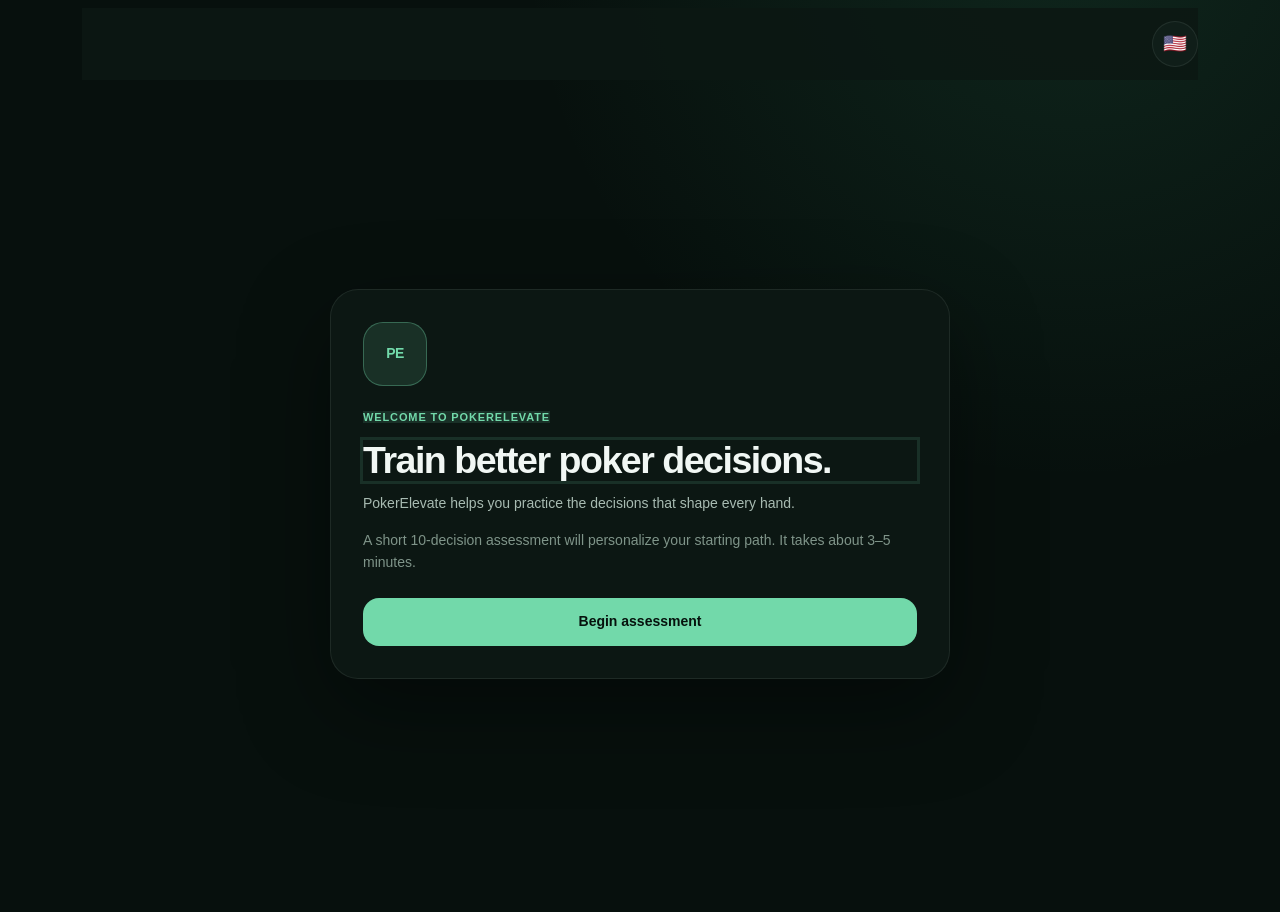
<file: index.html>
<!doctype html>
<html lang="en-US">
<head>
  <meta charset="utf-8">
  <meta name="viewport" content="width=device-width,initial-scale=1,minimum-scale=1,viewport-fit=cover">
  <meta name="theme-color" content="#07110d">
  <meta name="application-name" content="PokerElevate">
  <meta name="apple-mobile-web-app-title" content="PokerElevate">
  <link rel="manifest" href="manifest.webmanifest">
  <title>PokerElevate</title>
  <script src="src/config/product-brand.js"></script>
  <script src="src/ui/translations.js"></script>
  <script src="src/ui/theme-manager.js"></script>
  <link rel="stylesheet" href="src/styles/design-tokens.css">
  <link rel="stylesheet" href="src/styles/themes.css">
  <style>
*{box-sizing:border-box}html{background:var(--bg)}body{margin:0;min-height:100vh;background:radial-gradient(circle at 90% 0,rgba(59,224,155,.13),transparent 31%),linear-gradient(180deg,#06100c,#0b1712);color:var(--text);font-family:-apple-system,BlinkMacSystemFont,"Segoe UI",Roboto,Arial,sans-serif}.app{width:min(100%,500px);margin:auto;padding:env(safe-area-inset-top) 14px calc(96px + env(safe-area-inset-bottom))}.topbar{height:72px;display:flex;align-items:center;justify-content:space-between}.brand{display:flex;align-items:center;gap:10px;background:none;border:0;color:inherit;padding:0;text-align:left}.brand>span:last-child{display:flex;flex-direction:column}.brand strong{font-size:20px}.brand small{color:var(--muted);font-size:11px}.logo{width:44px;height:44px;display:grid;place-items:center;border-radius:14px;background:linear-gradient(135deg,var(--accent),var(--accent2));color:#03110b;font-weight:1000;box-shadow:0 8px 20px rgba(59,224,155,.2)}button,select,input{font:inherit}.chip,.tag{display:inline-flex;align-items:center;border-radius:999px;padding:7px 10px;font-size:11px;font-weight:900}.chip{border:1px solid var(--line);color:var(--muted);background:rgba(255,255,255,.03)}.tag{background:rgba(59,224,155,.11);color:var(--accent)}.screen{display:none}.screen.active{display:block}.hero,.panel,.mode-card{border:1px solid var(--line);background:linear-gradient(155deg,var(--panel2),var(--panel));border-radius:22px;box-shadow:var(--shadow)}.hero{padding:20px;background:linear-gradient(145deg,rgba(59,224,155,.11),rgba(255,255,255,.02))}.eyebrow{color:var(--accent);font-size:11px;text-transform:uppercase;letter-spacing:.09em;font-weight:900}.hero h1{font-size:27px;line-height:1.1;margin:9px 0}.hero p,.muted{color:var(--muted);line-height:1.48;font-size:13px}.section-title{font-size:12px;color:var(--muted);text-transform:uppercase;letter-spacing:.1em;margin:19px 2px 9px}.mode-list{display:grid;gap:10px}.mode-card{width:100%;display:grid;grid-template-columns:38px 1fr 18px;gap:10px;align-items:center;padding:15px;color:inherit;text-align:left}.mode-card span:nth-child(2){display:flex;flex-direction:column;gap:4px}.mode-card small{color:var(--muted);line-height:1.35}.mode-card b{font-size:22px;color:var(--muted)}.mode-icon{font-size:25px}.panel{padding:15px;margin-bottom:12px}.panel-head{display:flex;justify-content:space-between;align-items:flex-start;gap:12px}.panel h3{font-size:19px;margin:9px 0 0}.stats-grid{display:grid;grid-template-columns:repeat(3,1fr);gap:7px;margin-top:13px}.stats-grid.four{grid-template-columns:repeat(4,1fr)}.stat{background:rgba(255,255,255,.025);border:1px solid rgba(255,255,255,.06);border-radius:14px;text-align:center;padding:9px 4px}.stat small{display:block;color:var(--muted);font-size:10px}.stat strong{font-size:16px}.back,.ghost{background:transparent;border:1px solid var(--line);color:var(--muted);border-radius:13px;padding:9px 11px}.back{border:0;padding-left:1px;margin-bottom:10px}.small{font-size:11px;padding:7px 9px}.wide{width:100%}.primary{border:0;background:var(--accent);color:#03110b;border-radius:14px;padding:14px 11px;font-weight:1000}.hidden{display:none!important}.cards{display:flex;gap:8px;justify-content:center;flex-wrap:wrap}.playing-card{width:65px;height:90px;border-radius:12px;background:#f7faf8;color:#131a16;padding:7px;display:flex;flex-direction:column;justify-content:space-between;font-size:22px;font-weight:1000;box-shadow:0 9px 19px rgba(0,0,0,.25)}.playing-card.red{color:#d33e3e}.playing-card.small-card{width:48px;height:67px;font-size:17px;border-radius:9px;padding:5px}.hero-cards{margin:14px 0}.spot-meta{display:grid;grid-template-columns:repeat(3,1fr);gap:7px;margin:13px 0}.spot-question{font-size:14px;line-height:1.45;color:#dce9e2}.actions{display:grid;grid-template-columns:repeat(3,1fr);gap:8px;margin-top:13px}.actions button{border-radius:14px;padding:13px 7px;border:1px solid var(--line);background:#1a2d25;color:var(--text);font-weight:900;transition:.15s}.neutral-actions button{background:#1a2d25;color:var(--text);border-color:var(--line)}.actions button:active{transform:scale(.98)}.actions button.selected-correct{background:var(--accent);color:#03110b;border-color:var(--accent)}.actions button.selected-wrong{background:#4a2424;color:#ffdcdc;border-color:#8a4242}.actions button.reveal-best:not(.selected-correct){box-shadow:0 0 0 2px var(--accent) inset;color:var(--accent)}.actions button.good-choice{box-shadow:0 0 0 2px var(--blue) inset;color:var(--blue)}.feedback{margin-top:12px;padding:12px;border-radius:15px;line-height:1.48;font-size:13px}.feedback.good{background:rgba(59,224,155,.1);border:1px solid rgba(59,224,155,.3)}.feedback.warn{background:rgba(239,189,79,.1);border:1px solid rgba(239,189,79,.3)}.feedback.bad{background:rgba(255,116,116,.1);border:1px solid rgba(255,116,116,.3)}.feedback.info{background:rgba(113,170,255,.1);border:1px solid rgba(113,170,255,.3)}.field{display:flex;flex-direction:column;gap:6px;color:var(--muted);font-size:12px;margin:12px 0}.field select{background:#13251e;color:var(--text);border:1px solid var(--line);border-radius:13px;padding:12px}.mode-settings{display:grid;gap:7px}.mode-settings label{display:flex;gap:10px;align-items:flex-start;padding:11px;border:1px solid rgba(255,255,255,.06);border-radius:14px;background:rgba(255,255,255,.02)}.mode-settings input{margin-top:4px;accent-color:var(--accent)}.mode-settings span{display:flex;flex-direction:column;gap:3px}.mode-settings small{color:var(--muted)}.coach-tools{display:grid;grid-template-columns:1fr 1fr;gap:8px;margin-top:11px}.coach-box,.coach-panel{margin-top:11px;padding:12px;border-radius:15px;background:rgba(194,140,255,.08);border:1px solid rgba(194,140,255,.28);font-size:13px;line-height:1.5}.coach-title{color:var(--purple);font-weight:900;margin-bottom:8px}.coach-questions{display:grid;grid-template-columns:1fr 1fr;gap:6px}.coach-questions button{border:1px solid var(--line);border-radius:11px;padding:9px 6px;background:#1a2d25;color:var(--muted);font-size:11px}.coach-answer{margin-top:9px;color:#e5efe9}.math-box{margin:10px 0;border-left:4px solid var(--accent);padding:10px;background:rgba(59,224,155,.06);border-radius:0 12px 12px 0;font-size:12px;line-height:1.55}.math-grid{display:grid;grid-template-columns:repeat(2,1fr);gap:6px;margin:8px 0}.math-cell{padding:8px;border-radius:10px;background:rgba(255,255,255,.04)}.math-cell small{display:block;color:var(--muted);font-size:10px}.math-cell strong{font-size:14px}.outs-list{display:flex;flex-wrap:wrap;gap:5px;margin-top:7px}.out-pill{border-radius:999px;padding:5px 8px;background:rgba(255,255,255,.05);color:#dce9e2;font-size:10px}.out-pill.conditional{color:var(--warn)}.decision-panel{overflow:hidden}.poker-table{height:320px;position:relative;margin:8px 0 14px;border-radius:46%;border:11px solid #452f1f;background:radial-gradient(circle,#207650,#155b3d 67%,#0c402b);box-shadow:inset 0 0 44px rgba(0,0,0,.35),var(--shadow)}.table-center{position:absolute;left:50%;top:50%;transform:translate(-50%,-50%);display:flex;flex-direction:column;align-items:center;gap:7px;min-width:220px}.table-center small{color:#d0e1d8}.table-center strong{background:rgba(3,17,11,.66);border:1px solid rgba(255,255,255,.12);border-radius:12px;padding:7px 10px}.board{display:flex;gap:4px}.seat{position:absolute;width:64px;height:60px;border-radius:16px;background:#102019;border:2px solid #4b6c5b;padding:5px;text-align:center;display:flex;flex-direction:column;justify-content:center;gap:2px;box-shadow:0 5px 12px rgba(0,0,0,.25)}.seat.hero{border-color:var(--accent);box-shadow:0 0 0 3px rgba(59,224,155,.14)}.seat.folded{opacity:.35}.seat.active-player{border-color:var(--warn)}.seat small{font-size:9px;color:var(--muted)}.seat strong{font-size:11px}.seat em{font-style:normal;font-size:10px;color:var(--accent)}.action-log{max-height:118px;overflow:auto;background:rgba(0,0,0,.12);border-radius:13px;padding:9px;font-size:12px;line-height:1.5;color:#cfe0d7}.action-log p{margin:0 0 4px}.bet-sizer{margin-top:12px;padding:11px;border:1px solid var(--line);border-radius:14px}.bet-sizer label{display:flex;justify-content:space-between}.bet-sizer input{width:100%;accent-color:var(--accent)}.quick-sizes{display:grid;grid-template-columns:repeat(4,1fr);gap:5px;margin:8px 0}.quick-sizes button{background:#1a2d25;border:1px solid var(--line);color:var(--muted);padding:8px 2px;border-radius:9px;font-size:10px}.score-list{display:grid;gap:7px}.score-row{display:flex;justify-content:space-between;padding:8px 0;border-bottom:1px solid rgba(255,255,255,.06)}.history-list{display:grid;gap:8px}.history-item{padding:10px;border-radius:13px;background:rgba(255,255,255,.03);border:1px solid rgba(255,255,255,.06)}.history-item strong{display:block;font-size:13px}.history-item small{color:var(--muted)}.coach-summary-card{padding:12px;border-radius:15px;background:rgba(255,255,255,.03);margin:10px 0}.coach-summary-card h4{margin:0 0 5px}.bottom-nav{position:fixed;left:50%;bottom:0;transform:translateX(-50%);width:min(100%,500px);padding:8px 14px calc(12px + env(safe-area-inset-bottom));display:grid;grid-template-columns:repeat(3,1fr);gap:7px;background:linear-gradient(180deg,transparent,rgba(5,12,9,.96) 30%)}.bottom-nav button{border:1px solid var(--line);border-radius:14px;padding:11px 5px;background:#0f1d18;color:var(--muted);font-size:12px}.bottom-nav button.active{background:#19352a;color:var(--accent)}@media(max-width:390px){.poker-table{height:290px}.seat{width:58px}.stats-grid.four{grid-template-columns:repeat(2,1fr)}.playing-card{width:59px;height:83px}.actions button{font-size:12px}.coach-questions{grid-template-columns:1fr}.spot-meta{grid-template-columns:repeat(2,1fr)}}


/* v1.6 motion + Hand Lab */
@keyframes screenIn{from{opacity:0;transform:translateY(10px) scale(.992)}to{opacity:1;transform:none}}
@keyframes cardDeal{0%{opacity:0;transform:translateY(-18px) rotate(-5deg) scale(.88)}70%{transform:translateY(2px) rotate(1deg) scale(1.02)}100%{opacity:1;transform:none}}
@keyframes resultPop{0%{opacity:0;transform:translateY(14px) scale(.97)}100%{opacity:1;transform:none}}
@keyframes potPulse{0%,100%{box-shadow:0 0 0 rgba(59,224,155,0)}50%{box-shadow:0 0 0 8px rgba(59,224,155,.08)}}
@keyframes shimmer{0%{background-position:200% 0}100%{background-position:-200% 0}}
@keyframes logoFloat{0%,100%{transform:translateY(0)}50%{transform:translateY(-3px)}}
.screen.active{animation:screenIn var(--motion-med) cubic-bezier(.2,.8,.2,1)}
.logo{animation:logoFloat 3.2s ease-in-out infinite}
.mode-card,.panel,.primary,.ghost,.actions button,.bottom-nav button{transition:transform var(--motion-fast) ease,box-shadow var(--motion-fast) ease,border-color var(--motion-fast) ease,background var(--motion-fast) ease}
.mode-card:active,.primary:active,.ghost:active{transform:scale(.975)}
.mode-card:hover{transform:translateY(-2px);border-color:rgba(59,224,155,.42)}
.playing-card{animation:cardDeal .38s cubic-bezier(.2,.8,.2,1) both}
.playing-card:nth-child(2){animation-delay:.06s}.playing-card:nth-child(3){animation-delay:.12s}.playing-card:nth-child(4){animation-delay:.18s}.playing-card:nth-child(5){animation-delay:.24s}
.table-center strong.pulse{animation:potPulse .55s ease}
.ripple-host{position:relative;overflow:hidden}.tap-ripple{position:absolute;border-radius:999px;pointer-events:none;background:rgba(255,255,255,.28);transform:translate(-50%,-50%) scale(0);animation:ripple .52s ease-out forwards}@keyframes ripple{to{transform:translate(-50%,-50%) scale(10);opacity:0}}
.form-grid{display:grid;gap:8px}.form-grid.two{grid-template-columns:repeat(2,minmax(0,1fr))}.field input,.field textarea,.card-select{width:100%;background:#13251e;color:var(--text);border:1px solid var(--line);border-radius:13px;padding:12px;outline:none}.field input:focus,.field textarea:focus,.card-select:focus,.field select:focus{border-color:var(--accent);box-shadow:0 0 0 3px rgba(59,224,155,.09)}
.field textarea{resize:vertical;min-height:82px}.field-help{margin:-7px 0 10px;color:var(--muted);font-size:10px;line-height:1.4}.compact{margin-top:12px;margin-bottom:7px}.card-picker-row{display:grid;grid-template-columns:repeat(2,1fr);gap:8px}.board-pickers{grid-template-columns:repeat(5,1fr)}.board-pickers .card-select{padding:10px 4px;font-size:11px}.card-select.invalid{border-color:var(--danger)}
.analyze-button{margin-top:13px;background:linear-gradient(110deg,var(--accent),#66efb3,var(--accent));background-size:220% 100%;animation:shimmer 5s linear infinite}.analyzer-result.reveal{animation:resultPop .42s cubic-bezier(.2,.8,.2,1)}.result-hero{text-align:center;padding:8px 4px 4px}.result-hero small{display:block;color:var(--muted);font-size:10px;letter-spacing:.12em;margin:10px 0 4px}.result-hero h2{font-size:29px;margin:3px 0;color:var(--accent)}.analyzer-visual{display:flex;flex-direction:column;align-items:center;gap:9px;margin:12px 0}.analyzer-visual .board{justify-content:center}.analysis-sections{display:grid;gap:8px;margin-top:12px}.analysis-sections details{border:1px solid rgba(255,255,255,.07);border-radius:14px;background:rgba(255,255,255,.025);overflow:hidden}.analysis-sections summary{cursor:pointer;padding:12px;font-size:13px;font-weight:900;list-style:none}.analysis-sections summary::-webkit-details-marker{display:none}.analysis-sections summary:after{content:'+';float:right;color:var(--accent)}.analysis-sections details[open] summary:after{content:'−'}.analysis-sections details>div{padding:0 12px 12px;color:#dce9e2;font-size:12px;line-height:1.55}.analysis-sections ul{padding-left:18px;margin:5px 0}.analyzer-result .math-box{border-left:0;border:1px solid rgba(59,224,155,.25);border-radius:15px}.confidence-high{background:rgba(59,224,155,.14)!important}.confidence-medium{background:rgba(239,189,79,.14)!important;color:var(--warn)!important}.confidence-low{background:rgba(113,170,255,.14)!important;color:var(--blue)!important}.four-nav{grid-template-columns:repeat(4,1fr)}.four-nav button{font-size:10px;padding-left:2px;padding-right:2px}
@media(max-width:390px){.form-grid.two{grid-template-columns:1fr}.board-pickers{grid-template-columns:repeat(3,1fr)}.result-hero h2{font-size:25px}}
@media(prefers-reduced-motion:reduce){*,*:before,*:after{animation:none!important;transition:none!important;scroll-behavior:auto!important}}

  </style>
  <link rel="stylesheet" href="src/styles/app-shell.css">
  <link rel="stylesheet" href="src/styles/onboarding.css">
  <link rel="stylesheet" href="src/styles/profile.css?v=13.2.3">
  <link rel="stylesheet" href="src/styles/motion.css">
  <link rel="stylesheet" href="src/styles/live-session.css">
  <link rel="stylesheet" href="src/styles/decision-quality.css">
  <link rel="stylesheet" href="src/styles/poker-iq.css">
  <link rel="stylesheet" href="src/styles/home.css">
  <link rel="stylesheet" href="src/styles/focus-session.css">
  <link rel="stylesheet" href="src/styles/daily-challenge.css">
  <link rel="stylesheet" href="src/styles/learning-mode.css">
  <link rel="stylesheet" href="src/styles/progress-overview.css?v=13.2.2">
  <link rel="stylesheet" href="src/styles/achievement-center.css">
  <link rel="stylesheet" href="src/styles/progress-analytics-view.css">
  <link rel="stylesheet" href="src/styles/progress-feedback.css">
  <link rel="stylesheet" href="src/styles/stage11-refresh.css">
  <link rel="stylesheet" href="src/styles/stage1101-redesign.css?v=12.9.4">
  <link rel="stylesheet" href="src/styles/trainer-explanation.css">
  <link rel="stylesheet" href="src/styles/theme-system.css">
  <link rel="stylesheet" href="src/styles/layout-foundation.css">
  <link rel="stylesheet" href="src/styles/stage1351-iphone-profile-density.css">
</head>
<body>
<div class="app app-shell" data-active-route="home">
  <header class="topbar top-navigation">
    <button id="liveBackControl" class="live-v2-top-control live-v2-back-control" type="button" data-route="training" aria-label="Выйти из Live Cash">‹</button>
    <button class="brand" data-route="home" aria-label="Главная">
      <span class="logo" data-brand="monogram">PE</span>
      <span class="brand-copy"><strong data-brand="wordmark">PokerElevate</strong><small data-brand="tagline">Тренировка и разбор решений</small></span>
    </button>
    <div class="top-header-actions">
      <div id="headerLocaleControl" class="header-locale-control">
        <button id="headerLocaleToggle" class="header-locale-toggle" type="button" aria-label="Change language. Current language: English" aria-haspopup="menu" aria-expanded="false" aria-controls="headerLocalePicker">🇺🇸</button>
        <div id="headerLocalePicker" class="header-locale-picker" role="menu" aria-label="Choose language" hidden>
          <button type="button" role="menuitemradio" data-locale-choice="en" aria-checked="true"><span data-i18n-ignore>USA</span><span aria-hidden="true">🇺🇸</span></button>
          <button type="button" role="menuitemradio" data-locale-choice="ru" aria-checked="false"><span data-i18n-ignore>Russia</span><span aria-hidden="true">🇷🇺</span></button>
        </div>
      </div>
      <button id="homeProfileEntry" class="home-profile-entry home-header-profile" type="button" data-route="profile" aria-label="Открыть профиль">
        <span id="homeProfileAvatar" class="profile-avatar" aria-label="Аватар Player">PL</span>
        <span class="home-profile-copy">
          <strong id="homeProfileName">Player</strong>
          <small id="homeProfileLevel">Level 1 · 0 XP</small>
          <small id="homeProfileIq">Poker IQ формируется</small>
          <span id="homeProfileProgress" class="profile-mini-progress" role="progressbar" aria-valuemin="0" aria-valuemax="100" aria-valuenow="0" aria-label="Прогресс Level 1: 0 / 500 XP"><i></i></span>
        </span>
      </button>
      <div class="top-navigation-actions">
        <span class="chip top-stakes">$1/$3</span>
        <div class="sound-control" aria-label="Настройки звука">
          <button id="soundToggle" class="sound-toggle" type="button" aria-label="Выключить звук" aria-pressed="true">🔊</button>
        </div>
        <button id="liveMoreToggle" class="live-v2-top-control live-v2-more-control" type="button" aria-label="Дополнительные настройки Live Cash" aria-haspopup="dialog" aria-controls="liveMoreSheet">•••</button>
      </div>
    </div>
  </header>

  <main>
    <section id="screen-onboarding" class="screen onboarding-screen" aria-label="PokerElevate onboarding">
      <div class="onboarding-shell">
        <section id="onboardingWelcome" class="onboarding-step" aria-labelledby="onboardingWelcomeTitle">
          <div class="onboarding-mark" aria-hidden="true">PE</div>
          <span id="onboardingWelcomeEyebrow" class="eyebrow"></span>
          <h1 id="onboardingWelcomeTitle"></h1>
          <p id="onboardingWelcomeBody"></p>
          <p id="onboardingWelcomeDetail" class="onboarding-detail"></p>
          <button id="onboardingWelcomeStart" class="onboarding-primary" type="button"></button>
        </section>

        <section id="onboardingConsent" class="onboarding-step" aria-labelledby="onboardingConsentTitle" hidden>
          <span id="onboardingConsentEyebrow" class="eyebrow"></span>
          <h1 id="onboardingConsentTitle"></h1>
          <p id="onboardingConsentBody" class="onboarding-consent-copy"></p>
          <label class="onboarding-consent" for="onboardingConsentCheck">
            <input id="onboardingConsentCheck" type="checkbox">
            <span id="onboardingConsentLabel"></span>
          </label>
          <div class="onboarding-legal-actions" aria-label="Legal documents">
            <button class="onboarding-legal-action" type="button" data-onboarding-legal="terms" aria-haspopup="dialog"></button>
            <button class="onboarding-legal-action" type="button" data-onboarding-legal="privacy" aria-haspopup="dialog"></button>
          </div>
          <button id="onboardingConsentContinue" class="onboarding-primary" type="button" disabled></button>
          <button id="onboardingConsentBack" class="onboarding-secondary" type="button"></button>
        </section>

        <section id="onboardingAssessment" class="onboarding-step" aria-labelledby="onboardingAssessmentPrompt" hidden>
          <div class="onboarding-progress-head">
            <span id="onboardingAssessmentEyebrow" class="eyebrow"></span>
            <strong id="onboardingAssessmentProgress"></strong>
          </div>
          <div id="onboardingAssessmentTrack" class="onboarding-progress-track" role="progressbar" aria-valuemin="1" aria-valuemax="10" aria-valuenow="1"><span></span></div>
          <div class="onboarding-hand-meta">
            <div id="onboardingPositionMeta"><small id="onboardingPositionLabel"></small><strong id="onboardingPositionValue"></strong></div>
            <div id="onboardingPotMeta"><small id="onboardingPotLabel"></small><strong id="onboardingPotValue"></strong></div>
            <div id="onboardingCallMeta"><small id="onboardingCallLabel"></small><strong id="onboardingCallValue"></strong></div>
            <div id="onboardingStackMeta"><small id="onboardingStackLabel"></small><strong id="onboardingStackValue"></strong></div>
          </div>
          <div id="onboardingHeroCards" class="onboarding-cards" aria-label="Hero cards"></div>
          <div id="onboardingBoardCards" class="onboarding-cards onboarding-board" aria-label="Board cards" hidden></div>
          <p id="onboardingAssessmentContext" class="onboarding-context"></p>
          <h1 id="onboardingAssessmentPrompt" class="onboarding-question"></h1>
          <div id="onboardingActions" class="onboarding-actions" role="group" aria-label="Decision choices"></div>
        </section>

        <section id="onboardingResult" class="onboarding-step" aria-labelledby="onboardingResultTitle" hidden>
          <span id="onboardingResultEyebrow" class="eyebrow"></span>
          <h1 id="onboardingResultTitle"></h1>
          <strong id="onboardingResultBand" class="onboarding-result-band"></strong>
          <div class="onboarding-result-iq">
            <small id="onboardingResultIqLabel"></small>
            <strong id="onboardingResultIq"></strong>
          </div>
          <div class="onboarding-result-grid">
            <div><small id="onboardingStrengthsLabel"></small><strong id="onboardingStrengths"></strong></div>
            <div><small id="onboardingFocusLabel"></small><strong id="onboardingFocus"></strong></div>
          </div>
          <button id="onboardingResultStart" class="onboarding-primary" type="button"></button>
        </section>
      </div>
    </section>

    <section id="screen-home" class="screen active dashboard-screen" data-smoke="dashboard-ready">
      <div class="home-dashboard home-dashboard-pro">
        <header class="home-welcome">
          <h1 id="homeGreeting">С возвращением, Player</h1>
          <p id="homeStatus">Poker IQ формируется</p>
        </header>

        <section class="home-dashboard-summary" aria-label="Прогресс игрока">
          <section class="home-progress-strip" aria-label="Ключевые показатели">
            <div class="home-progress-metric">
              <small id="homePokerIqLabel">Poker IQ</small>
              <strong id="homePokerIqValue">—</strong>
              <span id="homePokerIqRank">Не рассчитан</span>
            </div>
            <div class="home-progress-metric">
              <small id="homeLevelLabel">Уровень</small>
              <strong id="homeLevelValue">1</strong>
              <span id="homeXpDetail">0 / 500 XP</span>
              <span id="homeLevelProgress" class="home-level-progress" role="progressbar" aria-valuemin="0" aria-valuemax="100" aria-valuenow="0" aria-label="Прогресс уровня 1: 0 / 500 XP"><i></i></span>
            </div>
            <div class="home-progress-metric">
              <small id="homeStreakLabel">Серия</small>
              <strong id="homeStreakValue">0</strong>
              <span id="homeStreakDetail">пока нет серии</span>
            </div>
          </section>
        </section>

        <section class="dashboard-learning-row home-primary-card home-primary-action" aria-labelledby="dashboardNextTitle">
          <span class="dashboard-learning-icon" aria-hidden="true">◇</span>
          <div class="dashboard-learning-copy">
            <span id="dashboardNextEyebrow" class="eyebrow">ТВОЙ СЛЕДУЮЩИЙ ШАГ</span>
            <h2 id="dashboardNextTitle">Быстрая тренировка</h2>
            <p id="dashboardNextDescription">Короткая серия решений для поддержания формы.</p>
            <span id="dashboardNextMeta" class="home-action-meta">5 раздач · около 4 минут</span>
          </div>
          <button id="dashboardContinue" class="ui-button-primary" type="button" data-route="study" data-resume="false" aria-label="Продолжить обучение">Продолжить</button>
        </section>

        <section id="dailyChallengeCard" class="daily-challenge-card" aria-labelledby="dailyChallengeCardTitle" data-state="new">
          <div class="daily-challenge-card-copy">
            <div class="daily-challenge-card-head">
              <span class="tag">Раздача дня</span>
              <span id="dailyChallengeStatus" class="chip">Новая</span>
              <span id="dailyChallengeSummary" class="daily-hand-meta">Сегодняшняя покерная ситуация</span>
            </div>
            <div class="daily-hand-preview">
              <div id="dailyChallengePreviewCards" class="daily-hand-cards" aria-label="Карты раздачи дня"></div>
              <div class="daily-hand-copy">
                <h2 id="dailyChallengeCardTitle">Раздача дня</h2>
                <p id="dailyChallengeHandLabel">Сегодняшняя покерная ситуация</p>
                <small id="dailyChallengeResult">Одно решение на сегодня</small>
              </div>
            </div>
            <div id="dailyChallengeProgress" class="daily-challenge-progress" aria-label="Прогресс раздачи дня">
              <span id="dailyChallengeTodayState">Сегодня доступно</span>
              <span id="dailyChallengeStreak">Серия раздачи дня: 0 дней</span>
              <span id="dailyChallengeAccuracy">Решено: 0 · Точность: 0%</span>
            </div>
          </div>
          <div class="daily-challenge-card-actions">
            <button id="dailyChallengeCta" class="ui-button-primary daily-challenge-primary" type="button" data-route="daily">Решить</button>
            <button id="dailyChallengeHistoryCta" class="ui-button-ghost small" type="button" data-route="daily-history">История</button>
          </div>
        </section>

        <nav id="dashboardQuickActions" class="home-quick-actions" aria-label="Быстрые действия">
          <button id="dashboardTrainer" class="home-quick-action" type="button" data-home-quick-index="0" data-route="study">
            <span data-home-quick-icon aria-hidden="true">◎</span>
            <strong data-home-quick-label>Быстрая тренировка</strong>
          </button>
          <button id="dashboardHandLab" class="home-quick-action" type="button" data-home-quick-index="1" data-route="analyzer">
            <span data-home-quick-icon aria-hidden="true">＋</span>
            <strong data-home-quick-label>Ввести раздачу</strong>
          </button>
          <button id="dashboardEquity" class="home-quick-action" type="button" data-home-quick-index="2" data-route="analyzer" data-focus="equity">
            <span data-home-quick-icon aria-hidden="true">%</span>
            <strong data-home-quick-label>Equity</strong>
          </button>
        </nav>

        <section class="home-secondary-card home-focus-card" aria-labelledby="homeFocusTitle">
          <span id="homeFocusEyebrow" class="eyebrow">ФОКУС НЕДЕЛИ</span>
          <h2 id="homeFocusTitle">Фокус формируется</h2>
          <p id="homeFocusDescription">Персональный фокус появится после нескольких тренировок.</p>
          <button id="homeFocusAction" class="ui-button-ghost small hidden" type="button" data-route="study">Тренировать тему</button>
        </section>

        <section id="dashboardResume" class="home-secondary-card home-recent-card hidden" aria-labelledby="homeSecondaryTitle">
          <span id="homeSecondaryEyebrow" class="eyebrow">НЕДАВНЯЯ АКТИВНОСТЬ</span>
          <h2 id="homeSecondaryTitle">Недавняя активность</h2>
          <p id="homeSecondaryDescription">Данные появятся после первого действия.</p>
          <button id="homeSecondaryAction" class="ui-button-ghost small" type="button" data-route="analyzer">Открыть</button>
        </section>

        <div class="home-compatibility-hooks hidden" aria-hidden="true">
          <span id="dashboardProgress">0%</span>
          <span id="dashboardProgressLabel">0/0 уроков</span>
          <span id="dashboardAvailableModules">1</span>
          <span id="dashboardLastModule">Пока нет завершённых модулей</span>
          <span id="dashboardBestExam">—</span>
          <span id="statDecisions">0</span>
          <span id="statAccuracy">—</span>
          <span id="statSessions">0</span>
          <span id="statStreak">0</span>
          <span id="focusText">Персональный фокус появится после нескольких тренировок.</span>
          <div id="dashboardCourseBar" class="ui-progress" role="progressbar" aria-label="Прогресс курса" aria-valuemin="0" aria-valuemax="100" aria-valuenow="0"><i></i></div>
          <div id="dashboardEmpty"></div>
          <div id="dashboardPopulated"></div>
          <nav id="dashboardModeNav" aria-label="Совместимость прежней навигации"></nav>
          <button id="dashboardLive" type="button" data-route="live" tabindex="-1">Live Cash</button>
        </div>
      </div>
    </section>

    <section id="screen-daily" class="screen">
      <button class="back" type="button" data-route="home">‹ На главную</button>
      <div class="daily-challenge-layout">
        <header class="panel daily-challenge-header">
          <div class="daily-challenge-card-head">
            <span class="tag">Раздача дня</span>
            <span id="dailyDifficulty" class="chip">Средняя</span>
            <span id="dailyCompletionState" class="chip daily-completion-state hidden">Завершено</span>
          </div>
          <h1 id="dailyTitle">Daily Challenge</h1>
          <div class="daily-meta-grid" aria-label="Параметры раздачи">
            <div class="daily-meta-item"><small>Улица</small><strong id="dailyStreet">—</strong></div>
            <div class="daily-meta-item"><small>Позиция Hero</small><strong id="dailyPosition">—</strong></div>
            <div class="daily-meta-item"><small>Соперник</small><strong id="dailyOpponent">—</strong></div>
            <div class="daily-meta-item"><small>Банк</small><strong id="dailyPot">—</strong></div>
            <div class="daily-meta-item"><small>К ответу</small><strong id="dailyCall">—</strong></div>
            <div class="daily-meta-item"><small>Effective stack</small><strong id="dailyStack">—</strong></div>
          </div>
        </header>

        <div class="daily-cards-section">
          <section class="daily-card-group" aria-labelledby="dailyHeroTitle">
            <h2 id="dailyHeroTitle">Карты Hero</h2>
            <div id="dailyHeroCards" class="cards" aria-label="Карты Hero"></div>
          </section>
          <section id="dailyBoardWrap" class="daily-card-group" aria-labelledby="dailyBoardTitle">
            <h2 id="dailyBoardTitle">Доска</h2>
            <div id="dailyBoard" class="board" aria-label="Общие карты"></div>
          </section>
        </div>

        <section class="panel daily-decision-panel" aria-labelledby="dailyDecisionTitle">
          <span class="eyebrow">ТВОЁ РЕШЕНИЕ</span>
          <h2 id="dailyDecisionTitle">Как сыграть?</h2>
          <p id="dailyContext" class="daily-context"></p>
          <div id="dailyActions" class="daily-actions" role="group" aria-label="Доступные действия"></div>
          <p id="dailySelectionStatus" class="daily-selection-status" aria-live="polite">Выберите действие</p>
          <button id="dailyConfirm" class="primary wide daily-submit" type="button" disabled>Подтвердить решение</button>
        </section>

        <section id="dailyFeedback" class="feedback daily-result hidden" role="status" aria-live="polite" aria-atomic="true">
          <div class="daily-result-heading">
            <span class="eyebrow">РЕЗУЛЬТАТ</span>
            <h2 id="dailyResultTitle"></h2>
          </div>
          <div class="daily-progress-result" aria-label="Награда за раздачу дня">
            <strong id="dailyReward"></strong>
            <span id="dailyStreak"></span>
            <p id="dailyProgressPending" class="hidden"></p>
          </div>
          <div id="dailyResultComparison" class="daily-result-comparison" aria-label="Сравнение решения">
            <div><small>Ваш выбор</small><strong id="dailySelectedAction"></strong></div>
            <div><small>Рекомендация</small><strong id="dailyCorrectAction"></strong></div>
          </div>
          <h3 id="dailyWhyTitle" class="daily-why-title">Почему</h3>
          <p id="dailyExplanation"></p>
          <button id="dailyResultReviewCta" class="ui-button-primary daily-result-review" type="button">Посмотреть разбор</button>
        </section>
      </div>
    </section>

    <section id="screen-daily-history" class="screen">
      <button class="back" type="button" data-route="home">‹ На главную</button>
      <div class="daily-history-layout">
        <header class="panel daily-history-header">
          <span class="eyebrow">РАЗДАЧА ДНЯ</span>
          <h1>История раздач дня</h1>
          <p>Завершённые решения и начисленные за них награды.</p>
        </header>

        <section id="dailyHistorySummary" class="daily-history-summary" aria-label="Статистика раздач дня">
          <div class="daily-history-summary-core">
            <div><small>Серия</small><strong id="dailyHistoryCurrentStreak">0 дней</strong></div>
            <div><small>Лучшая серия</small><strong id="dailyHistoryBestStreak">0 дней</strong></div>
            <div><small>Точность</small><strong id="dailyHistoryAccuracy">0%</strong></div>
            <div><small>Решено</small><strong id="dailyHistoryTotal">0</strong></div>
          </div>
          <p class="daily-history-summary-detail">
            <span>Верно: <strong id="dailyHistoryCorrect">0</strong></span>
            <span>Ошибки: <strong id="dailyHistoryIncorrect">0</strong></span>
            <span>Получено: <strong id="dailyHistoryXp">0 XP</strong></span>
            <span>Последний: <strong id="dailyHistoryRecent">—</strong></span>
          </p>
        </section>

        <section class="panel daily-history-week-section" aria-labelledby="dailyHistoryWeekTitle">
          <div class="daily-history-section-heading">
            <h2 id="dailyHistoryWeekTitle">Последние 7 дней</h2>
            <small>Локальный календарь</small>
          </div>
          <div id="dailyHistoryWeek" class="daily-history-week" role="list" aria-label="Активность за последние семь дней"></div>
        </section>

        <section id="dailyHistoryEmpty" class="panel ui-empty-state daily-history-empty" aria-live="polite">
          <h2>История пока пуста</h2>
          <p>Завершите сегодняшнюю раздачу — результат появится здесь.</p>
          <button id="dailyHistoryEmptyCta" class="ui-button-primary" type="button" data-route="daily">Открыть раздачу дня</button>
        </section>

        <section id="dailyHistoryContent" class="daily-history-content" aria-labelledby="dailyHistoryListTitle" hidden>
          <div class="daily-history-section-heading">
            <h2 id="dailyHistoryListTitle">Завершённые раздачи</h2>
          </div>
          <div id="dailyHistoryList" class="daily-history-list"></div>
        </section>
      </div>
    </section>

    <section id="screen-daily-review" class="screen">
      <button class="back" type="button" data-route="daily-history">‹ К истории</button>
      <div class="daily-history-layout">
        <section id="dailyReviewUnavailable" class="panel ui-empty-state" hidden>
          <h1>Разбор недоступен</h1>
          <p>Эта запись не найдена или повреждена.</p>
        </section>
        <div id="dailyReviewContent" class="daily-review-content">
          <header class="panel daily-challenge-header">
            <div class="daily-challenge-card-head">
              <span id="dailyReviewDate" class="tag">—</span>
              <span id="dailyReviewDifficulty" class="chip">—</span>
            </div>
            <h1 id="dailyReviewTitle">Раздача дня</h1>
            <p id="dailyReviewFallback" class="daily-review-fallback" hidden></p>
            <div class="daily-meta-grid" aria-label="Результат архивной раздачи">
              <div class="daily-meta-item"><small>Улица</small><strong id="dailyReviewStreet">—</strong></div>
              <div class="daily-meta-item"><small>Результат</small><strong id="dailyReviewOutcome">—</strong></div>
              <div class="daily-meta-item"><small>Ваше действие</small><strong id="dailyReviewSelected">—</strong></div>
              <div class="daily-meta-item"><small>Верное действие</small><strong id="dailyReviewCorrect">—</strong></div>
              <div class="daily-meta-item"><small>Награда</small><strong id="dailyReviewXp">—</strong></div>
            </div>
          </header>

          <div id="dailyReviewCards" class="daily-cards-section">
            <section class="daily-card-group" aria-labelledby="dailyReviewHeroTitle">
              <h2 id="dailyReviewHeroTitle">Карты Hero</h2>
              <div id="dailyReviewHeroCards" class="cards" aria-label="Карты Hero"></div>
            </section>
            <section class="daily-card-group" aria-labelledby="dailyReviewBoardTitle">
              <h2 id="dailyReviewBoardTitle">Доска</h2>
              <div id="dailyReviewBoard" class="board" aria-label="Общие карты"></div>
            </section>
          </div>

          <section class="panel daily-review-analysis" aria-labelledby="dailyReviewAnalysisTitle">
            <span class="eyebrow">READ-ONLY REVIEW</span>
            <h2 id="dailyReviewAnalysisTitle">Разбор решения</h2>
            <p id="dailyReviewContext" class="daily-context"></p>
            <p id="dailyReviewExplanation"></p>
          </section>
        </div>
      </div>
    </section>

    <section id="screen-learning" class="screen">
      <button class="back" data-route="home">‹ Назад</button>
      <div id="learningTools" class="section-tool-grid">
        <button class="mode-card section-tool-card" data-route="ranges"><span class="mode-icon">R</span><span><strong>Позиции и диапазоны</strong><small>Стартовые руки, открытия и защита.</small></span><b aria-hidden="true">›</b></button>
      </div>
      <div id="learningRoot"></div>
    </section>

    <section id="screen-training" class="screen">
      <button class="back" data-route="home">‹ Назад</button>
      <div class="section-intro">
        <span class="tag">Практика решений</span>
        <h2>Тренировка</h2>
        <p class="muted">Выбери формат. Все рекомендации и расчёты используют существующий PokerCore и Trainer Engine.</p>
      </div>
      <div id="trainingTools" class="section-tool-grid">
        <button class="mode-card section-tool-card" data-route="study"><span class="mode-icon">18</span><span><strong>Тренировочные ситуации</strong><small>18 проверенных постфлоп-сценариев.</small></span><b aria-hidden="true">›</b></button>
        <button class="mode-card section-tool-card" data-route="ranges"><span class="mode-icon">10</span><span><strong>Префлоп-тренировка</strong><small>Десять решений по позициям и диапазонам.</small></span><b aria-hidden="true">›</b></button>
        <button class="mode-card section-tool-card" data-route="live"><span class="mode-icon">LC</span><span><strong>Live Cash $1/$3</strong><small>Учебные 6-max и 9-max сессии.</small></span><b aria-hidden="true">›</b></button>
      </div>
      <details class="assist-settings">
        <summary>Экзамен / Тренировка / Разбор и настройки практики</summary>
        <div class="mode-settings">
          <label><input type="radio" name="assistMode" value="exam"><span><b>Экзамен</b><small>Никакой математики до ответа.</small></span></label>
          <label><input type="radio" name="assistMode" value="training" checked><span><b>Тренировка</b><small>Подсказки открываются только по запросу.</small></span></label>
          <label><input type="radio" name="assistMode" value="review"><span><b>Разбор</b><small>Математика видна сразу, ответ не подсвечивается.</small></span></label>
          <p class="muted">Рекомендации используют учебную exploit-модель live $1/$3. Это не GTO-солвер и не гарантия выигрыша.</p>
          <button id="resetProgress" class="ui-button-ghost small" type="button" data-delete-local-data>Удалить все локальные данные</button>
        </div>
      </details>
    </section>

    <section id="screen-analyzer" class="screen">
      <button class="back" data-route="home">‹ Назад</button>
      <div class="panel saved-hands-panel">
        <div class="panel-head">
          <div><span class="tag">Analysis</span><h3>Сохранённые раздачи</h3></div>
          <span id="savedHandsCount" class="chip">0</span>
        </div>
        <p class="muted">Раздачи из Live Cash $1/$3 можно открыть в Hand Lab; история действий останется доступна для будущего анализа Coach.</p>
        <div id="savedHandsList" class="saved-hands-list">
          <div class="ui-empty-state">Сохранённых раздач пока нет.</div>
        </div>
      </div>
      <div class="panel analyzer-panel">
        <div class="panel-head"><div><span class="tag">Hand Lab</span><h3>Ручной анализ раздачи</h3></div><span class="chip">Coach</span></div>
        <p class="muted">Заполни только известные данные. Конкретные карты соперника не требуются: расчёт строится против предполагаемого или заданного диапазона.</p>

        <div class="form-grid two">
          <label class="field">Улица<select id="anStreet"><option value="preflop">Префлоп</option><option value="flop">Флоп</option><option value="turn">Тёрн</option><option value="river">Ривер</option></select></label>
          <label class="field">Твоя позиция<select id="anPosition"><option>UTG</option><option>UTG+1</option><option>MP</option><option>HJ</option><option selected>CO</option><option>BTN</option><option>SB</option><option>BB</option></select></label>
        </div>

        <div class="section-title compact">Твои карты</div>
        <div class="card-picker-row"><select id="anHero1" class="card-select"></select><select id="anHero2" class="card-select"></select></div>

        <div id="anBoardWrap" class="hidden">
          <div class="section-title compact">Доска</div>
          <div class="card-picker-row board-pickers">
            <select id="anBoard1" class="card-select"></select><select id="anBoard2" class="card-select"></select><select id="anBoard3" class="card-select"></select><select id="anBoard4" class="card-select"></select><select id="anBoard5" class="card-select"></select>
          </div>
        </div>

        <div class="form-grid two">
          <label class="field">Ситуация<select id="anSituation"></select></label>
          <label class="field">Тип соперника<select id="anVillain"><option value="nit">Тайтовый регуляр</option><option value="reg" selected>Регуляр</option><option value="passive">Пассивный лимпер</option><option value="aggro">Агрессивный</option><option value="station">Calling station</option><option value="wild">Хаотичный</option></select></label>
          <label class="field">Банк до ставки соперника<input id="anPot" type="number" min="0" step="1" value="60" inputmode="decimal"></label>
          <label class="field">Ставка / цена действия<input id="anBet" type="number" min="0" step="1" value="30" inputmode="decimal"></label>
          <label class="field">Эффективный стек<input id="anStack" type="number" min="1" step="1" value="300" inputmode="decimal"></label>
          <label class="field">Соперников в раздаче<select id="anOpponents"><option value="1" selected>1</option><option value="2">2</option><option value="3">3</option><option value="4">4</option></select></label>
          <label id="anLimpersField" class="field hidden">Лимперов перед тобой<select id="anLimpers"><option value="1">1</option><option value="2" selected>2</option><option value="3">3</option><option value="4">4+</option></select></label>
          <label id="anOpenerField" class="field hidden">Позиция рейзера<select id="anOpener"><option value="early">Ранняя (UTG–MP)</option><option value="late">Поздняя (HJ–BTN)</option></select></label>
        </div>

        <label class="field">Диапазон соперника — необязательно<input id="anRange" type="text" placeholder="Например: 99+,AQs+,AJo+,KQs"></label>
        <p class="field-help">Оставь пустым — PokerElevate подберёт учебную live-модель по типу соперника и его действию.</p>
        <label class="field">Что происходило до решения — необязательно<textarea id="anNotes" rows="3" placeholder="Например: HJ открыл $15, я 3-бет $55, он call; флоп чек-чек..."></textarea></label>
        <button id="analyzeHand" class="primary wide analyze-button">Проанализировать раздачу</button>
        <div id="analyzerError" class="feedback bad hidden"></div>
      </div>

      <div id="analyzerResult" class="panel analyzer-result hidden">
        <div class="result-hero">
          <span id="anConfidence" class="tag">Уверенность</span>
          <small>РЕКОМЕНДАЦИЯ ТРЕНЕРА</small>
          <h2 id="anRecommendation">—</h2>
          <p id="anOneLine" class="muted"></p>
        </div>
        <div id="anVisual" class="analyzer-visual"></div>
        <div id="anMath" class="math-box hidden"></div>
        <div id="anExplanation" class="trainer-explanation hidden" aria-live="polite"></div>
        <div class="analysis-sections hidden" aria-hidden="true">
          <details open><summary>Почему это действие</summary><div id="anWhy"></div></details>
          <details><summary>Что ты можешь упускать</summary><div id="anMissed"></div></details>
          <details><summary>Почему не другие варианты</summary><div id="anAlternatives"></div></details>
          <details><summary>Диапазон и ограничения модели</summary><div id="anModel"></div></details>
        </div>
        <button id="analyzeAgain" class="ghost wide">Изменить данные и пересчитать</button>
      </div>
    </section>

    <section id="screen-study" class="screen">
      <button class="back" data-route="training">‹ К тренировке</button>
      <div class="panel decision-panel">
        <div class="panel-head"><div><span class="tag">Учебный режим</span><span id="studyFocusContext" class="chip study-focus-context hidden"></span><h3 id="studyTitle">Ситуация</h3></div><span id="studyCounter" class="chip">1/1</span></div>
        <div id="studySpot"></div>
        <div id="studyCoachTools" class="coach-tools">
          <button id="studyHint" class="ghost">💡 Подсказка</button>
          <button id="studyMathToggle" class="ghost">🧮 Математика</button>
        </div>
        <div id="studyHintBox" class="coach-box hidden"></div>
        <div id="studyMath" class="math-box hidden"></div>
        <div id="studyActions" class="actions neutral-actions"></div>
        <div id="studyFeedback" class="feedback hidden"></div>
        <div id="studyExplanation" class="trainer-explanation hidden" aria-live="polite"></div>
        <div id="studyDecisionQuality" class="decision-quality-card hidden" aria-live="polite"></div>
        <div id="studyCoach" class="coach-panel hidden">
          <div class="coach-title">Тренер</div>
          <div class="coach-questions">
            <button data-coach-q="missed">Что я упустил?</button>
            <button data-coach-q="alternatives">Почему не другие действия?</button>
            <button data-coach-q="range">Какой диапазон у соперника?</button>
            <button data-coach-q="line">Альтернативная линия</button>
          </div>
          <div id="studyCoachAnswer" class="coach-answer"></div>
        </div>
        <button id="studyNext" class="primary wide hidden">Следующая ситуация</button>
      </div>
    </section>

    <section id="screen-ranges" class="screen">
      <button class="back" data-route="learning">‹ К обучению</button>
      <div class="panel decision-panel">
        <div class="panel-head"><div><span class="tag">Позиции и руки</span><span id="rangeFocusContext" class="chip range-focus-context hidden"></span><h3>Быстрый тест</h3></div><span id="rangeCounter" class="chip">1/10</span></div>
        <div id="rangeSpot"></div>
        <div id="rangeActions" class="actions neutral-actions"></div>
        <div id="rangeFeedback" class="feedback hidden"></div>
        <div id="rangeExplanation" class="trainer-explanation hidden" aria-live="polite"></div>
        <div id="rangeDecisionQuality" class="decision-quality-card hidden" aria-live="polite"></div>
        <div id="rangeCoach" class="coach-panel hidden">
          <div class="coach-title">Тренер</div>
          <div id="rangeCoachAnswer" class="coach-answer"></div>
        </div>
        <button id="rangeNext" class="primary wide hidden">Следующая рука</button>
      </div>
      <div class="panel"><span class="tag">Результат теста</span><h3>Точность по категориям</h3><div id="rangeScore" class="score-list">Ответь хотя бы на одну руку.</div></div>
    </section>

    <section id="screen-focus-result" class="screen">
      <div class="panel focus-result" role="status" aria-live="polite" aria-labelledby="focusResultTopic">
        <header class="focus-result-header">
          <span class="tag">Фокус-сессия завершена</span>
          <p class="focus-result-complete">5/5 решений</p>
          <h2 id="focusResultTopic">Тема</h2>
        </header>
        <div class="focus-result-metrics">
          <div class="focus-result-metric"><span>Верно</span><strong id="focusResultCorrect">0/5</strong></div>
          <div class="focus-result-metric"><span>Точность</span><strong id="focusResultAccuracy">0%</strong></div>
          <div id="focusResultDecisionQualityMetric" class="focus-result-metric"><span>Decision Quality</span><strong id="focusResultDecisionQuality">—</strong></div>
        </div>
        <p id="focusResultFeedback" class="focus-result-feedback"></p>
        <div class="focus-result-actions">
          <button id="focusResultContinue" class="primary" type="button">Продолжить тренировку</button>
          <button id="focusResultHome" class="ghost" type="button">На главную</button>
        </div>
      </div>
    </section>

    <section id="screen-profile" class="screen">
      <button class="back" data-route="home">‹ Назад</button>
      <div class="profile-screen-shell">
        <section id="profileHeader" class="panel profile-hero-card" aria-labelledby="profileName" data-profile-identity>
          <div class="profile-hero-toolbar">
            <span class="profile-hero-kicker">Player profile</span>
            <button id="profileEdit" class="ghost profile-edit-button" type="button" aria-label="Редактировать профиль">Изменить</button>
          </div>
          <div class="profile-identity-core">
            <div class="profile-avatar-frame">
              <div id="profileAvatar" class="profile-avatar" aria-label="Аватар Player">PL</div>
              <button id="profileAvatarEdit" class="profile-avatar-mark" type="button" aria-label="Изменить аватар" aria-haspopup="dialog" aria-controls="profileEditDialog">+</button>
            </div>
            <div class="profile-identity">
              <h1 id="profileName">Player</h1>
              <div class="profile-identity-line">
                <strong id="profilePlayerTitle" class="profile-player-title">Без ранга</strong>
                <span aria-hidden="true">·</span>
                <span id="profileGame">$1/$3 Cash</span>
              </div>
              <p id="profileBioText" class="muted" hidden></p>
            </div>
          </div>
          <div class="profile-progression" aria-label="Прогресс текущего уровня">
            <div class="profile-progression-label">
              <span><small>Текущий уровень</small><strong id="profileLevel">Level 1</strong></span>
              <span><small id="profileLifetimeXp">0 XP всего</small><strong id="profileXpLabel">0 / 500 XP</strong></span>
            </div>
            <div id="profileXpProgress" class="profile-xp-progress" role="progressbar" aria-label="Прогресс Level 1: 0 / 500 XP" aria-valuemin="0" aria-valuemax="100" aria-valuenow="0"><i></i></div>
          </div>
          <div id="profileIdentityStats" class="profile-identity-stats" role="list" aria-label="Краткая сводка игрока">
            <article class="profile-identity-stat" role="listitem"><small>Poker IQ</small><strong id="profileHeroPokerIq">Не рассчитан</strong><span id="profileHeroPokerIqMeta">Оценка формируется</span></article>
            <article class="profile-identity-stat" role="listitem"><small>Decision Quality</small><strong id="profileHeroDecisionQuality">Не рассчитана</strong><span id="profileHeroDecisionQualityMeta">Оценка формируется</span></article>
            <article class="profile-identity-stat" role="listitem"><small>Серия</small><strong id="profileHeroStreak">0 дней</strong><span id="profileHeroStreakMeta">Лучшая: 0</span></article>
            <article class="profile-identity-stat" role="listitem"><small>Достижения</small><strong id="profileHeroAchievements">0 / 10</strong><span id="profileHeroAchievementsMeta">Открыто</span></article>
          </div>
        </section>

        <section id="progressOverview" class="panel progress-overview-card progress-overview" aria-labelledby="progressOverviewTitle">
          <header class="progress-overview-hero">
            <div class="progress-overview-summary">
              <span class="progress-overview-kicker">Подробный прогресс</span>
              <h2 id="progressOverviewTitle">Развитие игрока</h2>
              <span class="progress-iq-label">Poker IQ</span>
              <div class="progress-iq-line">
                <strong id="progressPokerIq" class="progress-iq-value">Не рассчитан</strong>
                <span id="progressRank" class="progress-rank">Без ранга</span>
              </div>
              <div class="progress-iq-meta">
                <span id="progressIqSample">Недостаточно решений</span>
                <span id="progressIqChange" class="progress-iq-change" hidden></span>
              </div>
            </div>
            <button id="progressAnalyticsOpen" class="ghost progress-overview-analytics-action" type="button">Аналитика</button>
          </header>

          <section class="progress-overview-section" aria-labelledby="progressDecisionQualityTitle">
            <div class="progress-section-heading">
              <div>
                <span class="progress-section-label">Качество решений</span>
                <h2 id="progressDecisionQualityTitle">Decision Quality</h2>
              </div>
              <small id="progressDqSample">Недостаточно решений</small>
            </div>
            <div id="progressDqPresent" class="progress-dq-present" hidden>
              <strong id="progressDqScore" class="progress-dq-score">Не рассчитана</strong>
              <span id="progressDqBand" class="progress-dq-band"></span>
            </div>
            <p id="progressDqEmpty" class="progress-empty">Недостаточно решений для оценки Decision Quality.</p>
          </section>

          <section class="progress-overview-section" aria-labelledby="progressSkillsTitle">
            <div class="progress-section-heading">
              <div>
                <span class="progress-section-label">Краткий срез</span>
                <h3 id="progressSkillsTitle">Навыки</h3>
              </div>
            </div>
            <div id="progressSkillsList" class="progress-skills-list"></div>
          </section>

          <section class="progress-overview-section progress-focus" aria-labelledby="progressFocusTitle">
            <div>
              <span class="progress-section-label">Фокус недели</span>
              <h3 id="progressFocusTitle">Фокус недели пока не определён</h3>
              <p id="progressFocusDescription" class="progress-empty">Недостаточно надёжных данных по навыкам. Продолжайте тренироваться.</p>
            </div>
            <button id="progressFocusCta" class="primary progress-focus-cta" type="button" data-route="study" hidden disabled>Открыть Trainer</button>
          </section>

          <details id="progressAchievementsDisclosure" class="progress-overview-section profile-disclosure progress-disclosure">
            <summary class="progress-disclosure-summary" aria-controls="progressAchievementsContent">
              <span>
                <span class="progress-section-label">Коллекция</span>
                <strong id="progressAchievementsTitle">Достижения</strong>
              </span>
              <span class="profile-disclosure-meta">
                <small id="progressAchievementsCount">0 / 10</small>
                <span class="profile-disclosure-indicator" aria-hidden="true">⌄</span>
              </span>
            </summary>
            <div id="progressAchievementsContent" class="profile-disclosure-content">
              <div class="progress-achievement-actions">
                <button id="progressAchievementsOpen" class="ghost" type="button">Все достижения</button>
              </div>
              <div id="progressAchievementsList" class="progress-achievements-list" hidden></div>
              <p id="progressAchievementsEmpty" class="progress-empty">Пока нет данных о достижениях.</p>
            </div>
          </details>

          <div class="progress-overview-footer">
            <section class="progress-streak" aria-labelledby="progressStreakTitle">
              <span class="progress-section-label">Активность</span>
              <h3 id="progressStreakTitle">Серия</h3>
              <div class="progress-streak-values">
                <span><strong id="progressCurrentStreak">0</strong><small>текущая</small></span>
                <span><strong id="progressBestStreak">0</strong><small>лучшая</small></span>
              </div>
              <small id="progressTodayStatus" class="progress-today-status">Сегодня активность ещё не засчитана</small>
            </section>
            <section class="progress-recent" aria-labelledby="progressRecentTitle">
              <span class="progress-section-label">Последнее</span>
              <h3 id="progressRecentTitle">Недавний прогресс</h3>
              <ol id="progressRecentList" class="progress-event-list" hidden></ol>
              <p id="progressRecentEmpty" class="progress-empty">Пока нет значимых событий прогресса.</p>
            </section>
          </div>
        </section>

        <section id="profileAppearance" class="profile-appearance" aria-labelledby="profileAppearanceTitle">
          <header class="profile-appearance-header">
            <div>
              <span class="tag">Интерфейс</span>
              <h2 id="profileAppearanceTitle">Оформление</h2>
              <p>Одна структура — девять характеров PokerElevate.</p>
            </div>
            <span class="theme-current" data-theme-current>Emerald</span>
          </header>
          <div class="theme-picker" role="group" aria-label="Выбор темы">
            <button class="theme-option" type="button" data-theme-choice="auto" aria-pressed="false"><span class="theme-preview" aria-hidden="true"></span><span class="theme-option-copy"><strong>System / Auto</strong><small>Тема устройства</small></span></button>
            <button class="theme-option is-selected" type="button" data-theme-choice="emerald" aria-pressed="true"><span class="theme-preview" aria-hidden="true"></span><span class="theme-option-copy"><strong>Emerald</strong><small>Глубокий зелёный</small></span></button>
            <button class="theme-option" type="button" data-theme-choice="amber" aria-pressed="false"><span class="theme-preview" aria-hidden="true"></span><span class="theme-option-copy"><strong>Amber</strong><small>Тёплый янтарный</small></span></button>
            <button class="theme-option" type="button" data-theme-choice="indigo" aria-pressed="false"><span class="theme-preview" aria-hidden="true"></span><span class="theme-option-copy"><strong>Indigo</strong><small>Прохладный индиго</small></span></button>
            <button class="theme-option" type="button" data-theme-choice="minimal" aria-pressed="false"><span class="theme-preview" aria-hidden="true"></span><span class="theme-option-copy"><strong>Minimal Light</strong><small>Светлый минимализм</small></span></button>
            <button class="theme-option" type="button" data-theme-choice="cyber" aria-pressed="false"><span class="theme-preview" aria-hidden="true"></span><span class="theme-option-copy"><strong>Neon Cyber</strong><small>Неон и энергия</small></span></button>
            <button class="theme-option" type="button" data-theme-choice="glass" aria-pressed="false"><span class="theme-preview" aria-hidden="true"></span><span class="theme-option-copy"><strong>Glass</strong><small>Стекло и глубина</small></span></button>
            <button class="theme-option" type="button" data-theme-choice="obsidian" aria-pressed="false"><span class="theme-preview" aria-hidden="true"></span><span class="theme-option-copy"><strong>Obsidian</strong><small>Графит и шампанское</small></span></button>
            <button class="theme-option" type="button" data-theme-choice="warm-wood" aria-pressed="false"><span class="theme-preview" aria-hidden="true"></span><span class="theme-option-copy"><strong>Warm Wood</strong><small>Тёплый клубный</small></span></button>
            <button class="theme-option" type="button" data-theme-choice="soft-pastel" aria-pressed="false"><span class="theme-preview" aria-hidden="true"></span><span class="theme-option-copy"><strong>Soft Pastel</strong><small>Мягкий светлый</small></span></button>
          </div>
        </section>

        <section id="profileCompliance" class="panel profile-compliance" aria-labelledby="profileComplianceTitle">
          <header class="profile-compliance-header">
            <div>
              <span class="tag" data-compliance-copy="eyebrow">LEGAL &amp; PRIVACY</span>
              <h2 id="profileComplianceTitle" data-compliance-copy="title">Release &amp; data controls</h2>
              <p data-compliance-copy="description">Review product terms, privacy, responsible-play limits, support, and local-data controls.</p>
            </div>
          </header>
          <div class="profile-compliance-actions">
            <button class="profile-compliance-action" type="button" data-legal-document="terms">
              <span><strong data-compliance-copy="terms">Terms of Use</strong><small data-compliance-copy="termsDetail">Current version and permitted use</small></span><b aria-hidden="true">›</b>
            </button>
            <button class="profile-compliance-action" type="button" data-legal-document="privacy">
              <span><strong data-compliance-copy="privacy">Privacy Policy</strong><small data-compliance-copy="privacyDetail">Local storage, retention, and deletion</small></span><b aria-hidden="true">›</b>
            </button>
            <button class="profile-compliance-action" type="button" data-legal-document="support">
              <span><strong data-compliance-copy="support">Support &amp; Contact</strong><small data-compliance-copy="supportDetail">Current support destination</small></span><b aria-hidden="true">›</b>
            </button>
            <button class="profile-compliance-action" type="button" data-legal-document="responsiblePlay">
              <span><strong data-compliance-copy="responsiblePlay">Educational Use &amp; Responsible Play</strong><small data-compliance-copy="responsiblePlayDetail">Training limits and financial-risk notice</small></span><b aria-hidden="true">›</b>
            </button>
            <button class="profile-compliance-action is-danger" type="button" data-delete-local-data>
              <span><strong data-compliance-copy="deleteData">Delete All Local Data</strong><small data-compliance-copy="deleteDataDetail">Reset PokerElevate to a clean first launch</small></span><b aria-hidden="true">›</b>
            </button>
          </div>
        </section>

        <section id="progressAnalytics" class="panel progress-analytics" aria-labelledby="progressAnalyticsTitle" aria-hidden="true" hidden>
          <button id="progressAnalyticsBack" class="back progress-analytics-back" type="button">‹ К прогрессу</button>
          <header class="progress-analytics-header">
            <div>
              <span class="progress-section-label">Только реальные события</span>
              <h1 id="progressAnalyticsTitle">Аналитика прогресса</h1>
              <p class="progress-analytics-description">Активность и XP строятся только по принятым событиям ProgressSystem.</p>
            </div>
            <div class="progress-analytics-current" aria-label="Текущее состояние прогресса">
              <span><strong id="progressAnalyticsPokerIq">Не рассчитан</strong><small>Poker IQ</small></span>
              <span><strong id="progressAnalyticsRank">Без ранга</strong><small>Rank</small></span>
              <span><strong id="progressAnalyticsLevel">Level 1</strong><small id="progressAnalyticsLifetimeXp">0 lifetime XP</small></span>
              <span><strong id="progressAnalyticsStreak">0 / 0</strong><small>Серия / лучшая</small></span>
            </div>
          </header>

          <div class="progress-analytics-periods" role="group" aria-label="Период аналитики">
            <button class="progress-analytics-period is-active" type="button" data-analytics-period="7d" aria-pressed="true">7 дней</button>
            <button class="progress-analytics-period" type="button" data-analytics-period="30d" aria-pressed="false">30 дней</button>
            <button class="progress-analytics-period" type="button" data-analytics-period="all" aria-pressed="false">Всё время</button>
          </div>

          <p id="progressAnalyticsCoverage" class="progress-analytics-notice" hidden></p>
          <p id="progressAnalyticsEmpty" class="progress-analytics-empty" hidden>История пока пуста.</p>
          <div id="progressAnalyticsSummary" class="progress-analytics-summary" aria-label="Сводка выбранного периода"></div>

          <section class="progress-analytics-section" aria-labelledby="progressAnalyticsActivityTitle">
            <div class="progress-analytics-section-header">
              <div><span class="progress-section-label">Accepted events</span><h2 id="progressAnalyticsActivityTitle">Активность</h2></div>
            </div>
            <div id="progressAnalyticsActivityChart" class="progress-analytics-chart" role="group" aria-label="Количество принятых событий по календарным дням"></div>
            <p id="progressAnalyticsActivityEmpty" class="progress-analytics-empty">Нет событий за выбранный период.</p>
          </section>

          <section class="progress-analytics-section" aria-labelledby="progressAnalyticsXpTitle">
            <div class="progress-analytics-section-header">
              <div><span class="progress-section-label">Daily XP gained</span><h2 id="progressAnalyticsXpTitle">История XP</h2></div>
            </div>
            <div id="progressAnalyticsXpChart" class="progress-analytics-chart" role="group" aria-label="Реально начисленный XP по календарным дням"></div>
            <p id="progressAnalyticsXpEmpty" class="progress-analytics-empty">XP за выбранный период не начислялся.</p>
          </section>

          <section class="progress-analytics-section" aria-labelledby="progressAnalyticsIqTitle">
            <div class="progress-analytics-section-header">
              <div><span class="progress-section-label">Recorded values only</span><h2 id="progressAnalyticsIqTitle">История Poker IQ</h2></div>
            </div>
            <p id="progressAnalyticsIqNotice" class="progress-analytics-notice" hidden>История Poker IQ частичная: старые значения не реконструируются.</p>
            <div id="progressAnalyticsIqChart" class="progress-analytics-chart" role="group" aria-label="Записанные значения Poker IQ"></div>
            <p id="progressAnalyticsIqEmpty" class="progress-analytics-empty">История Poker IQ появится после новых оценённых решений.</p>
          </section>

          <section class="progress-analytics-section" aria-labelledby="progressAnalyticsBreakdownTitle">
            <div class="progress-analytics-section-header">
              <div><span class="progress-section-label">Структура периода</span><h3 id="progressAnalyticsBreakdownTitle">Типы событий</h3></div>
            </div>
            <ul id="progressAnalyticsBreakdown" class="progress-analytics-breakdown"></ul>
            <p id="progressAnalyticsBreakdownEmpty" class="progress-analytics-empty">Нет событий для распределения.</p>
          </section>

          <section class="progress-analytics-section" aria-labelledby="progressAnalyticsRecentTitle">
            <div class="progress-analytics-section-header">
              <div><span class="progress-section-label">Последнее</span><h3 id="progressAnalyticsRecentTitle">Недавняя активность</h3></div>
            </div>
            <ol id="progressAnalyticsRecent" class="progress-analytics-recent"></ol>
            <p id="progressAnalyticsRecentEmpty" class="progress-analytics-empty">Принятых событий пока нет.</p>
          </section>
        </section>

        <section id="achievementCenter" class="panel achievement-center" aria-labelledby="achievementCenterTitle" aria-hidden="true" hidden>
          <button id="achievementCenterBack" class="back achievement-center-back" type="button">‹ К прогрессу</button>
          <header class="achievement-center-header">
            <div>
              <span class="progress-section-label">Коллекция игрока</span>
              <h1 id="achievementCenterTitle">Достижения</h1>
              <p class="achievement-center-description">Отслеживайте открытые цели и реальный прогресс без дополнительных наград или скрытых пересчётов.</p>
            </div>
            <div class="achievement-center-summary" aria-label="Общий прогресс достижений">
              <strong id="achievementCenterCount">0 из 10 открыто</strong>
              <span id="achievementCenterPercent">0%</span>
              <progress id="achievementCenterCompletion" class="achievement-center-completion" max="100" value="0" aria-label="Достижения: 0 из 10 открыто, 0%"></progress>
            </div>
          </header>
          <div class="achievement-center-filters" role="group" aria-label="Фильтр достижений">
            <button id="achievementFilterAll" class="achievement-filter is-active" type="button" data-achievement-filter="all" aria-pressed="true">Все</button>
            <button id="achievementFilterUnlocked" class="achievement-filter" type="button" data-achievement-filter="unlocked" aria-pressed="false">Открытые</button>
            <button id="achievementFilterLocked" class="achievement-filter" type="button" data-achievement-filter="locked" aria-pressed="false">Не открытые</button>
          </div>
          <div id="achievementCenterGrid" class="achievement-center-grid"></div>
          <p id="achievementCenterEmpty" class="achievement-center-empty" hidden>Пока нет данных о достижениях.</p>
        </section>

        <section class="panel" aria-labelledby="profileRatingsTitle" hidden aria-hidden="true">
          <div class="section-header"><div><span class="tag">Основа будущих оценок</span><h2 id="profileRatingsTitle">Ключевые показатели</h2></div></div>
          <div id="profileRatings" class="profile-metric-grid">
            <div class="profile-metric"><small>Poker IQ</small><strong id="profilePokerIq">Не рассчитан</strong></div>
            <div class="profile-metric"><small>Decision Quality</small><strong id="profileDecisionQuality">Не рассчитана</strong></div>
            <div class="profile-metric"><small>Rating</small><strong id="profileRating">Без рейтинга</strong></div>
            <div class="profile-metric"><small>Rank</small><strong id="profileRank">Без ранга</strong></div>
          </div>
          <div id="profilePokerIqSummary" class="poker-iq-profile-detail" data-sample-status="NONE" aria-live="polite" aria-label="Poker IQ не рассчитан. Нужно минимум 30 оцениваемых решений.">
            <div class="poker-iq-heading">
              <div>
                <small>Текущий ранг</small>
                <strong id="profilePokerIqRank">Без ранга</strong>
              </div>
              <span id="profilePokerIqTrend" class="poker-iq-trend">Недостаточно данных</span>
            </div>
            <p id="profilePokerIqStatus" class="muted">Нужно минимум 30 оцениваемых решений. Начните с первого решения.</p>
            <div id="profilePokerIqProgress" class="poker-iq-rank-progress" role="progressbar" aria-valuemin="0" aria-valuemax="100" aria-valuenow="0" aria-label="Прогресс Poker IQ: недостаточно данных"><i></i></div>
            <small id="profilePokerIqNext" class="muted">Недостаточно данных</small>
            <div class="poker-iq-summary-grid">
              <span><small>Оценено решений</small><strong id="profilePokerIqRated">0</strong></span>
              <span><small>Стабильность</small><strong id="profilePokerIqConsistency">Недостаточно данных</strong></span>
            </div>
            <div class="poker-iq-street-grid" aria-label="Poker IQ по улицам">
              <span><small>Preflop</small><strong id="profilePokerIqStreet-preflop">Недостаточно данных</strong></span>
              <span><small>Flop</small><strong id="profilePokerIqStreet-flop">Недостаточно данных</strong></span>
              <span><small>Turn</small><strong id="profilePokerIqStreet-turn">Недостаточно данных</strong></span>
              <span><small>River</small><strong id="profilePokerIqStreet-river">Недостаточно данных</strong></span>
              <span><small>Postflop</small><strong id="profilePokerIqStreet-postflop">Недостаточно данных</strong></span>
            </div>
          </div>
          <div class="decision-quality-profile-detail" aria-live="polite">
            <span id="profileDecisionQualityDetail" class="muted">Сыграйте больше решений для оценки.</span>
            <span id="profileDecisionQualityTrend" class="muted">Тренд пока недоступен</span>
            <div class="decision-quality-summary-grid">
              <span><small>Lifetime</small><strong id="profileDecisionQualityLifetime">—</strong></span>
              <span><small>Последние 20</small><strong id="profileDecisionQualityRecent">—</strong></span>
              <span><small>Решений</small><strong id="profileDecisionQualityRated">0</strong></span>
              <span><small>Лучшая сессия</small><strong id="profileDecisionQualityBestSession">—</strong></span>
            </div>
            <div id="profileDecisionQualityStreets" class="decision-quality-streets"><span class="muted">Нет данных по улицам</span></div>
          </div>
        </section>

        <section class="panel" aria-labelledby="profileActivityTitle" hidden aria-hidden="true">
          <div class="section-header"><div><span class="tag">Только реальные данные</span><h2 id="profileActivityTitle">Активность</h2></div></div>
          <p id="profileEmptyState" class="muted">Недостаточно решений для оценки</p>
          <div id="profileActivity" class="profile-activity-grid">
            <div class="profile-activity-item"><small>Сыграно раздач</small><strong id="profileHandsPlayed">Нет данных</strong></div>
            <div class="profile-activity-item"><small>Сыграно сессий</small><strong id="profileSessionsPlayed">0</strong></div>
            <div class="profile-activity-item"><small>Принято решений</small><strong id="profileDecisionsMade">0</strong></div>
            <div class="profile-activity-item"><small>Правильных решений</small><strong id="profileCorrectDecisions">0</strong></div>
            <div class="profile-activity-item"><small>Лучший экзамен</small><strong id="profileBestResult">Нет данных</strong></div>
            <div class="profile-activity-item"><small>Серия дней</small><strong id="profileDayStreak">Нет данных</strong></div>
          </div>
        </section>

        <section class="panel" aria-labelledby="profileAchievementsTitle" hidden aria-hidden="true">
          <div class="section-header"><div><span class="tag">Достижения</span><h2 id="profileAchievementsTitle">Следующие цели</h2></div></div>
          <div id="profileAchievements" class="profile-achievement-grid">
            <article class="profile-achievement" data-profile-achievement="first-hand" data-status="locked"><strong>Первая раздача</strong><small data-achievement-status>Заблокировано</small></article>
            <article class="profile-achievement" data-profile-achievement="ten-correct" data-status="locked"><strong>10 правильных решений</strong><small data-achievement-status>Заблокировано</small></article>
            <article class="profile-achievement" data-profile-achievement="three-day-streak" data-status="locked"><strong>Серия 3 дня</strong><small data-achievement-status>Заблокировано</small></article>
            <article class="profile-achievement" data-profile-achievement="hundred-hands" data-status="locked"><strong>100 сыгранных раздач</strong><small data-achievement-status>Заблокировано</small></article>
          </div>
        </section>

        <section id="profileCoachPanel" class="panel profile-coach-panel" aria-labelledby="profileCoachTitle">
          <span class="tag">Персональный фокус</span><h2 id="profileCoachTitle">Coach</h2>
          <div id="coachSummary" class="profile-coach-summary"></div>
          <details id="profileCoachDisclosure" class="profile-disclosure profile-coach-disclosure">
            <summary class="profile-disclosure-summary" aria-controls="coachDetails">
              <span>Coach insights</span>
              <span class="profile-disclosure-indicator" aria-hidden="true">⌄</span>
            </summary>
            <div id="coachDetails" class="profile-disclosure-content profile-coach-details"></div>
          </details>
          <button id="startFocusTraining" class="primary wide">Начать тренировку слабого места</button>
        </section>
        <section id="profileHistoryPanel" class="panel profile-history-panel">
          <details id="profileHistoryDisclosure" class="profile-disclosure">
            <summary class="profile-disclosure-summary" aria-controls="historyList">
              <span><span class="tag">Последние решения</span><strong>История</strong></span>
              <span class="profile-disclosure-meta"><small id="profileHistoryCount">Последних решений: 0</small><span class="profile-disclosure-indicator" aria-hidden="true">⌄</span></span>
            </summary>
            <div id="historyList" class="history-list profile-disclosure-content"></div>
          </details>
        </section>
      </div>
    </section>
    <section id="screen-coach" class="screen legacy-route" aria-hidden="true"></section>

    <section id="screen-live" class="screen">
      <button class="back" data-route="training">‹ К тренировке</button>
      <div id="liveSetup" class="panel">
        <span class="tag">Live Cash $1/$3</span><h3>Настройка сессии</h3>
        <label class="field">Бай-ин<select id="buyIn"><option value="200">$200</option><option value="300" selected>$300</option><option value="500">$500</option></select></label>
        <label class="field">Стол<select id="tableSize"><option value="6">6-max</option><option value="9" selected>9-max</option></select></label>
        <label class="field">Характер стола<select id="tableStyle"><option value="normal">Смешанный</option><option value="passive">Пассивный</option><option value="wild">Хаотичный</option></select></label>
        <button id="startSession" class="primary wide">Сесть за стол</button>
      </div>

      <div id="liveGame" class="hidden live-v2-game">
        <div class="live-v2-game-shell">
          <div class="live-v2-table-stage">
            <div id="pokerTable" class="poker-table live-v2-poker-table">
              <div id="seats" class="seats"></div>
              <div class="table-center live-v2-board-pot">
                <small id="streetLabel">Префлоп</small>
                <div id="board" class="board"></div>
                <strong id="potLabel" class="pot-display">POT $0</strong>
              </div>
            </div>
          </div>
          <div class="live-v2-hero-zone" aria-label="Hero">
            <div id="heroCards" class="cards hero-cards live-v2-hero-cards" aria-label="Карты Hero"></div>
          </div>
          <div class="live-v2-action-zone">
            <div class="panel decision-panel live-v2-action-dock" data-live-dock-state="waiting">
              <div id="liveDecisionCore" class="live-decision-core">
                <div class="live-v2-dock-heading">
                  <div class="live-v2-dock-context">
                    <span id="heroPosition" class="tag">BTN</span>
                    <span class="live-v2-dock-copy">
                      <h3 id="actionTitle" aria-live="polite">Новая раздача</h3>
                      <small id="liveDockHelper" class="live-v2-dock-helper" aria-live="polite">Стол готовит раздачу</small>
                    </span>
                  </div>
                  <span id="toCallChip" class="chip bet-display">К действию</span>
                </div>
                <div id="betSizer" class="bet-sizer hidden">
                  <label>Размер <strong id="betValue">$15</strong></label>
                  <div class="live-v2-sizing-row">
                    <button id="decreaseBet" class="ghost live-v2-size-step" type="button" aria-label="Уменьшить размер">−</button>
                    <input id="betRange" type="range" min="3" max="300" value="15" step="1" aria-label="Размер ставки">
                    <button id="increaseBet" class="ghost live-v2-size-step" type="button" aria-label="Увеличить размер">+</button>
                  </div>
                  <div class="quick-sizes"><button data-size="0.33">⅓ банка</button><button data-size="0.5">½ банка</button><button data-size="0.75">¾ банка</button><button data-size="1">Банк</button></div>
                  <div class="live-v2-sizing-actions"><button id="cancelBet" class="ghost" type="button">Назад</button><button id="confirmBet" class="primary" type="button" data-audio-owner="semantic">Подтвердить $15</button></div>
                </div>
                <div id="liveActions" class="actions neutral-actions" aria-label="Действия Hero"></div>
              </div><!-- /live-decision-core -->
              <button id="liveHint" class="ghost live-v2-coach-trigger" type="button" aria-haspopup="dialog" aria-controls="liveCoachSheet">✦ Тренер</button>
            </div>
          </div>
        </div>
      </div>
    </section>
  </main>

  <nav id="primaryNavigation" class="bottom-nav primary-navigation" aria-label="Основная навигация"></nav>
</div>
<div class="profile-ios-safe-area-guard" aria-hidden="true"></div>
<dialog id="liveCoachSheet" class="live-v2-sheet live-v2-coach-sheet" aria-labelledby="liveCoachTitle">
  <div class="live-v2-sheet-header"><div><span class="eyebrow">PokerElevate intelligence</span><h2 id="liveCoachTitle">Тренер</h2></div><button id="liveCoachClose" class="ghost live-v2-sheet-close" type="button" aria-label="Закрыть Тренер">×</button></div>
  <div class="live-v2-sheet-body">
    <div id="liveHintBox" class="coach-box hidden"></div>
    <div id="liveResultSummary" class="live-result-summary hidden" aria-live="polite"><strong data-live-result-grade>Результат</strong><span data-live-result-copy></span></div>
    <div id="liveFeedback" class="feedback hidden"></div>
    <details id="liveLearningPanel" class="live-learning-panel hidden">
      <summary><span><strong>Разбор решения</strong><small>Почему, ключевые факторы и математика</small></span><span class="live-learning-chevron" aria-hidden="true"></span></summary>
      <div class="live-learning-content">
        <div id="mathBox" class="math-box hidden"></div>
        <div id="liveExplanation" class="trainer-explanation hidden" aria-live="polite"></div>
        <div id="liveDecisionQuality" class="decision-quality-card hidden" aria-live="polite"></div>
      </div>
    </details>
    <button id="liveMathToggle" class="ghost wide" type="button">🧮 Ауты, Equity и математика</button>
    <section id="liveHistoryPanel" class="live-history-panel" aria-label="История раздачи">
      <button id="liveHistoryToggle" class="live-history-toggle" type="button" aria-expanded="false" aria-controls="liveHistoryBody">
        <span class="live-history-title">📝 Ход раздачи <small id="liveHistoryCount">· 0</small></span>
        <span class="live-history-chevron" aria-hidden="true">⌄</span>
      </button>
      <div id="liveHistoryBody" class="live-history-body" aria-hidden="true"><div class="live-history-inner"><div id="actionLog" class="action-log" aria-label="История раздачи"></div></div></div>
    </section>
  </div>
</dialog>
<dialog id="liveMoreSheet" class="live-v2-sheet live-v2-more-sheet" aria-labelledby="liveMoreTitle">
  <div class="live-v2-sheet-header"><div><span class="eyebrow">Live Cash $1/$3</span><h2 id="liveMoreTitle">Сессия</h2></div><button id="liveMoreClose" class="ghost live-v2-sheet-close" type="button" aria-label="Закрыть настройки сессии">×</button></div>
  <div class="live-v2-sheet-body">
    <div id="liveSessionMeta" class="session-bar live-v2-session-meta">
      <div class="stats-grid four"><div class="stat"><small>Стек</small><strong id="liveStack">$300</strong></div><div class="stat"><small>Результат</small><strong id="liveProfit">+$0</strong></div><div class="stat"><small>Раздачи</small><strong id="liveHands">0</strong></div><div class="stat"><small>Тильт</small><strong id="liveTilt">Низкий</strong></div></div>
    </div>
    <label class="live-v2-volume-setting" for="soundVolume"><span>Громкость</span><input id="soundVolume" class="sound-volume" type="range" min="0" max="1" step="0.05" value="0.35" aria-label="Громкость звука"></label>
    <div class="live-v2-session-actions" aria-label="Управление Live Cash">
      <button id="pauseLive" class="ghost" type="button" aria-pressed="false">Ⅱ Пауза</button>
      <button id="saveLiveHand" class="ghost hidden" type="button">☆ Save Hand</button>
      <button id="nextHand" class="primary hidden" type="button">Следующая раздача</button>
      <button id="endSession" class="ghost live-v2-end-session" type="button">Закончить сессию</button>
    </div>
  </div>
</dialog>
<dialog id="appDialog" class="ui-dialog" aria-labelledby="appDialogTitle">
  <div class="ui-dialog-content">
    <h2 id="appDialogTitle" data-dialog-title data-brand="wordmark">PokerElevate</h2>
    <div class="ui-dialog-message" data-dialog-message></div>
    <a class="ui-dialog-destination" data-dialog-destination target="_blank" rel="noopener noreferrer" hidden></a>
    <button class="ui-button-primary wide" type="button" data-dialog-close>Закрыть</button>
  </div>
</dialog>
<dialog id="profileEditDialog" class="profile-edit-dialog" aria-labelledby="profileEditTitle">
  <form id="profileEditForm" class="profile-edit-form" method="dialog" novalidate>
    <div>
      <span class="tag">Локальные данные</span>
      <h2 id="profileEditTitle">Редактировать профиль</h2>
    </div>
    <label class="field" for="profileDisplayName">Имя
      <input id="profileDisplayName" name="displayName" type="text" minlength="1" maxlength="24" autocomplete="nickname" required>
    </label>
    <label class="field" for="profileBio">Bio
      <textarea id="profileBio" name="bio" maxlength="120" rows="4"></textarea>
    </label>
    <label class="field" for="profilePreferredGame">Предпочитаемая игра
      <input id="profilePreferredGame" name="preferredGame" type="text" maxlength="32" value="$1/$3 Cash">
    </label>
    <fieldset class="field profile-avatar-field">
      <legend>Аватар</legend>
      <div id="profileAvatarOptions" class="profile-avatar-options">
        <button class="profile-avatar-option" type="button" data-avatar-type="initials" data-avatar-value="PL" aria-label="Инициалы" aria-pressed="true">PL</button>
        <button class="profile-avatar-option" type="button" data-avatar-type="preset" data-avatar-value="spade-green" aria-label="Туз пик" aria-pressed="false">A♠</button>
        <button class="profile-avatar-option" type="button" data-avatar-type="preset" data-avatar-value="diamond-blue" aria-label="Король бубен" aria-pressed="false">K♦</button>
        <button class="profile-avatar-option" type="button" data-avatar-type="preset" data-avatar-value="club-gold" aria-label="Дама треф" aria-pressed="false">Q♣</button>
        <button class="profile-avatar-option" type="button" data-avatar-type="preset" data-avatar-value="heart-red" aria-label="Валет червей" aria-pressed="false">J♥</button>
      </div>
    </fieldset>
    <p id="profileEditError" class="feedback bad hidden" role="alert"></p>
    <div class="profile-edit-actions">
      <button id="profileCancel" class="ui-button-ghost" type="button">Отмена</button>
      <button id="profileSave" class="ui-button-primary" type="submit">Сохранить</button>
    </div>
  </form>
</dialog>
<div id="appToast" class="ui-toast" role="status" aria-live="polite" aria-atomic="true"></div>
<div id="progressFeedback" class="progress-feedback" role="status" aria-live="polite" aria-atomic="true" aria-label="Уведомления прогресса"></div>
<script src="src/poker-core.js"></script>
<script src="src/data/postflop-scenarios.js"></script>
<script src="src/data/preflop-ranges.js"></script>
<script src="src/daily/daily-challenge-reward.js"></script>
<script src="src/daily/daily-date.js"></script>
<script src="src/daily/daily-challenge-catalog.js"></script>
<script src="src/daily/daily-challenge-schedule.js"></script>
<script src="src/daily/daily-challenge-storage.js"></script>
<script src="src/daily/daily-challenge-history.js"></script>
<script src="src/daily/daily-challenge-system.js"></script>
<script src="src/data/learning-course.js"></script>
<script src="src/learning/course-progress.js"></script>
<script src="src/decision-quality/decision-quality-engine.js"></script>
<script src="src/decision-quality/decision-records.js"></script>
<script src="src/decision-quality/decision-quality-stats.js"></script>
<script src="src/poker-iq/poker-iq-config.js"></script>
<script src="src/poker-iq/poker-iq-engine.js"></script>
<script src="src/poker-iq/poker-iq-stats.js"></script>
<script src="src/live/live-mode.js"></script>
<script src="src/progress/progress-config.js"></script>
<script src="src/progress/achievement-config.js"></script>
<script src="src/progress/achievement-system.js"></script>
<script src="src/progress/progress-date-utils.js"></script>
<script src="src/progress/progress-analytics.js"></script>
<script src="src/compliance/release-compliance.js"></script>
<script src="src/storage/progress-storage.js"></script>
<script src="src/profile/profile-store.js"></script>
<script src="src/profile/profile-statistics.js"></script>
<script src="src/progress/progress-system.js"></script>
<script src="src/onboarding/onboarding-system.js"></script>
<script src="src/progress/weakness-model.js"></script>
<script src="src/training/focus-session.js"></script>
<script src="src/training/trainer-explanation-engine.js"></script>
<script src="src/progress/progress-feedback.js"></script>
<script src="src/progress/progress-integration.js"></script>
<script src="src/daily/daily-challenge-progress.js"></script>
<script src="src/ui/progress-overview.js?v=13.2.2"></script>
<script src="src/ui/achievement-center.js"></script>
<script src="src/ui/progress-analytics-view.js"></script>
<script src="src/live/saved-hands.js"></script>
<script src="src/live/live-flow-controller.js"></script>
<script src="src/live/live-seat-layouts.js"></script>
<script src="src/live/live-presentation-state.js"></script>
<script src="src/live/live-motion.js"></script>
<script src="src/live/live-presentation-queue.js"></script>
<script src="src/audio/sonic-identity-assets.js?v=13.3.2.4"></script>
<script src="src/audio/sound-manager.js?v=13.3.2.3"></script>
<script src="src/audio/haptic-manager.js?v=13.3.2"></script>
<script src="src/audio/feedback-manager.js?v=13.3.2"></script>
<script src="src/audio/live-feedback.js?v=13.3.2.3"></script>
<script src="src/audio/interaction-feedback.js?v=13.3.2.3"></script>
<script src="src/ui/navigation.js"></script>
<script src="src/ui/motion-system.js"></script>
<script src="src/ui/dashboard.js"></script>
<script src="src/ui/poker-card.js"></script>
<script src="src/ui/onboarding.js"></script>
<script src="src/ui/daily-challenge.js"></script>
<script src="src/ui/daily-challenge-history.js"></script>
<script src="src/live/live-ux-controller.js"></script>
<script src="src/ui/ui-feedback.js"></script>
<script src="src/ui/release-compliance.js"></script>
<script src="src/ui/decision-quality.js"></script>
<script src="src/ui/trainer-explanation.js"></script>
<script src="src/ui/profile.js?v=13.2.2"></script>
<script src="src/ui/learning-mode.js"></script>
<script>
'use strict';

const BRAND = window.ProductBrand;
BRAND.apply(document);
const C = window.PokerCore;
const $ = (s, root = document) => root.querySelector(s);
const $$ = (s, root = document) => [...root.querySelectorAll(s)];
const i18nText = (key, values = {}, fallback = '') => window.PokerElevateI18n?.t?.(key, values, fallback) || fallback;
const i18nCopy = value => window.PokerElevateI18n?.translateCopy?.(value) || value;
const i18nHandRank = evaluation => window.PokerElevateI18n?.handRankLabel?.(evaluation, C.handName(evaluation)) || C.handName(evaluation);
const appMotion = PokerPilotMotion.createMotionSystem({ documentRef: document });
const money = n => `${n < 0 ? '-$' : '$'}${Math.abs(Math.round(Number(n) || 0))}`;
const signedMoney = n => `${n >= 0 ? '+' : ''}${money(n)}`;
const pct = n => `${Math.round((Number(n) || 0) * 100)}%`;
const sample = arr => arr[Math.floor(Math.random() * arr.length)];
const TYPES = {
  nit: { name: 'Тайтовый регуляр', short: 'NIT', aggression: 0.25, loose: -0.12, bluff: 0.06 },
  reg: { name: 'Регуляр', short: 'REG', aggression: 0.50, loose: 0, bluff: 0.17 },
  passive: { name: 'Пассивный лимпер', short: 'LIMP', aggression: 0.17, loose: 0.12, bluff: 0.04 },
  aggro: { name: 'Агрессивный игрок', short: 'AGGRO', aggression: 0.78, loose: 0.10, bluff: 0.34 },
  new: { name: 'Новичок', short: 'NEW', aggression: 0.35, loose: 0.17, bluff: 0.10 },
  wild: { name: 'Хаотичный игрок', short: 'WILD', aggression: 0.84, loose: 0.28, bluff: 0.46 },
  station: { name: 'Calling station', short: 'CALL', aggression: 0.12, loose: 0.24, bluff: 0.02 }
};

const GRADE = {
  best: { points: 3, label: 'Лучшее действие', cls: 'good' },
  good: { points: 2, label: 'Хорошее действие', cls: 'good' },
  acceptable: { points: 1, label: 'Допустимо, но не оптимально', cls: 'warn' },
  mistake: { points: 0, label: 'Ошибка', cls: 'bad' }
};

let progress = loadProgress();
ProgressSystem.load({
  legacyProfile: ProfileStore.getProfile(),
  legacyProgress: progress
});
const onboardingSystem = PokerElevateOnboarding.create({
  profileStore: ProfileStore,
  progressSystem: ProgressSystem
});
let studyIndex = 0;
let currentStudy = null;
let studyAnswered = false;
let studyHintLevel = 0;
let activeTrainingFocus = null;
const focusSessionController = PokerPilotFocusSession.create();
let rangeState = { number: 0, correctPoints: 0, maxPoints: 0, categories: {}, current: null, answered: false };
let session = null;
const LIVE_PACING = matchMedia('(prefers-reduced-motion: reduce)').matches
  ? PokerPilotLivePresentation.REDUCED_MOTION_PACING
  : PokerPilotLivePresentation.DEFAULT_PACING;
const LIVE_AUTO_NEXT_DELAY = LIVE_PACING.nextHandDelayMs;
const LIVE_TABLE_ACTION_TYPES = new Set(['CHECK','CALL','BET','RAISE','FOLD','ALL_IN']);
function createLiveFlowController() {
  return PokerPilotLiveFlow.create({
    onAutoNext: token => {
      if (
        !session ||
        session.handToken !== token ||
        !$('#screen-live').classList.contains('active') ||
        flowController.getState().phase !== 'completed'
      ) return;
      dealLiveHand();
    }
  });
}
function createLivePresentationQueue() {
  return PokerPilotLivePresentation.create({
    pacing: LIVE_PACING,
    onPhase: event => {
      if (!session || event.token !== session.handToken) return;
      session.presentationPhase = event.phase;
      session.presentationPlayerId = event.playerId;
      if (event.phase === 'thinking' || event.phase === 'idle') renderLive();
    }
  });
}
let flowController = createLiveFlowController();
let presentationQueue = createLivePresentationQueue();
const historyPanel = PokerPilotLiveUX.createHistoryPanel({
  onChange: renderHistoryPanelState
});
const actionFeed = PokerPilotLiveUX.createActionFeed();
const motionLedger = PokerPilotLiveMotion.createMotionLedger();
let learningMode = null;
let appSound = SoundManager.getInstance({
  initialSettings: progress.learning.preferences.sound,
  onSettingsChange: soundSettings => {
    progress.learning = CourseProgress.setSoundPreferences(progress.learning, soundSettings);
    saveProgress();
  }
});
let appHaptics = HapticManager.getInstance();
let appFeedback = FeedbackManager.getInstance({ sound: appSound, haptics: appHaptics });
let appLiveFeedback = LiveFeedback.create({ feedback: appFeedback });
let appInteractionFeedback = InteractionFeedback.create({ documentRef: document, sound: appSound });
let learningSound = appSound;
const complianceUi = PokerElevateComplianceUI.create({
  compliance: PokerElevateCompliance,
  i18n: window.PokerElevateI18n,
  feedback: UIFeedback
});
const onboardingUi = PokerElevateOnboardingUI.create({
  onboarding: onboardingSystem,
  i18n: window.PokerElevateI18n,
  cardRenderer: PokerCardUI,
  feedback: UIFeedback,
  openLegalDocument: complianceUi.openDocument,
  onComplete: () => {
    renderProgress();
    route('home');
  }
});
let profileUi = PokerPilotProfileUI.create({
  store: ProfileStore,
  getStatistics: () => ProfileStatistics.fromProgress(progress),
  getPokerIQ: () => PokerIQStats.getSummary(progress.history),
  getProgressSnapshot: () => ProgressSystem.getSnapshot(),
  feedback: UIFeedback
});
const progressFeedback = PokerPilotProgressFeedback.create({
  documentRef: document,
  container: $('#progressFeedback')
});
const progressIntegration = PokerPilotProgressIntegration.create({
  system: ProgressSystem,
  onSnapshot: () => renderProgress(),
  onResult: result => progressFeedback.consume(result)
});
const achievementCenterUi = PokerPilotAchievementCenter.create({
  documentRef: document,
  getSnapshot: () => ProgressSystem.getSnapshot(),
  getCatalog: () => PokerPilotAchievementConfig.getAchievementCatalog()
});
const progressAnalyticsUi = PokerPilotProgressAnalyticsView.create({
  documentRef: document,
  getAnalyticsSnapshot: options => ProgressSystem.getAnalyticsSnapshot({
    ...options,
    timezoneOffsetMinutes: new Date().getTimezoneOffset()
  })
});
const dailyChallengeStore = PokerPilotDailyChallengeStorage.create();
const dailyChallengeProgress = PokerPilotDailyChallengeProgress.create({
  storage: dailyChallengeStore,
  progressIntegration,
  getProgressSnapshot: () => ProgressSystem.getSnapshot(),
  now: () => new Date()
});
const dailyChallengeSystem = PokerPilotDailyChallengeSystem.create({
  storage: dailyChallengeStore,
  progress: dailyChallengeProgress,
  now: () => new Date()
});
const dailyChallengeHistory = PokerPilotDailyChallengeHistory.create({
  storage: dailyChallengeStore,
  catalog: PokerPilotDailyChallengeCatalog,
  now: () => new Date()
});
const dailyChallengeHistoryUi = PokerPilotDailyChallengeHistoryUI.create({
  documentRef: document,
  history: dailyChallengeHistory,
  cardRenderer: PokerCardUI,
  onNavigate: target => route(target)
});
const dailyChallengeUi = PokerPilotDailyChallengeUI.create({
  documentRef: document,
  system: dailyChallengeSystem,
  progress: dailyChallengeHistory,
  cardRenderer: PokerCardUI,
  onReview: () => dailyChallengeHistoryUi.reviewToday()
});
PokerPilotNavigation.render($('#primaryNavigation'), 'home');
let decisionSequence = 0;

function addHistory(item) {
  progress.history.unshift({ date: item?.date || new Date().toISOString(), ...item });
  progress.history = DecisionQualityStats.applyRetention(progress.history);
}

function normalizeDecisionConfidence(value) {
  const normalized = String(value || '').toLowerCase();
  if (normalized === 'высокая') return 'high';
  if (normalized === 'низкая') return 'low';
  if (normalized === 'средняя') return 'medium';
  return ['low', 'medium', 'high'].includes(normalized) ? normalized : 'medium';
}

function recordDecision({
  grade,
  tag = null,
  mode,
  decisionMode = null,
  title,
  choice,
  preferred,
  userAmount = null,
  userAmountUnit = null,
  trainer = null,
  context = {}
}) {
  const g = GRADE[grade] || GRADE.mistake;
  progress.decisions += 1;
  progress.scorePoints += g.points;
  progress.maxPoints += 3;
  if (g.points >= 2) progress.streak += 1;
  else progress.streak = 0;
  progress.bestStreak = Math.max(progress.bestStreak, progress.streak);
  if (tag) progress.mistakes[tag] = (progress.mistakes[tag] || 0) + 1;
  const date = new Date().toISOString();
  decisionSequence += 1;
  const record = DecisionQualityRecords.createDecisionRecord({
    base: { mode, decisionMode: decisionMode || mode, title, choice, preferred, grade, mistakeTag: tag, sequence: decisionSequence },
    userAction: choice,
    userAmount,
    userAmountUnit,
    trainer: trainer || { actionClass: preferred },
    context: { mode: decisionMode || mode, ...context },
    evaluatedAt: date
  });
  addHistory(record);
  progressIntegration.recordTrainingDecision({
    decisionRecord: record,
    source: decisionMode || mode || 'unknown',
    topic: context.topic || tag || '',
    localDate: date.slice(0, 10)
  });
  saveProgress();
  return record;
}

function assistMode() {
  return progress.assistMode || 'training';
}

function renderProgress() {
  $$('input[name="assistMode"]').forEach(r => { r.checked = r.value === assistMode(); });
  const statistics = ProfileStatistics.fromProgress(progress);
  const pokerIQ = PokerIQStats.getSummary(progress.history);
  const progressSnapshot = ProgressSystem.getSnapshot();
  const dashboardModel = PokerPilotDashboard.buildHomeViewModel({
    progress,
    progressSnapshot: ProgressSystem.getSnapshot(),
    course: window.POKERPILOT_COURSE,
    courseProgress: CourseProgress,
    profile: ProfileStore.getProfile(),
    assessmentResult: ProfileStore.getOnboarding().result,
    pokerIQ,
    statistics,
    now: new Date()
  });
  PokerPilotDashboard.render(document, dashboardModel);
  dailyChallengeUi.renderDashboard();
  appMotion.trackValue($('#homePokerIqValue'), dashboardModel.progress.pokerIQ.value, PokerPilotMotion.EVENTS.PROGRESS);
  appMotion.trackValue($('#homeLevelValue'), dashboardModel.progress.level.value, PokerPilotMotion.EVENTS.PROGRESS);
  appMotion.trackValue($('#homeXpDetail'), dashboardModel.progress.level.detail, PokerPilotMotion.EVENTS.PROGRESS);
  const dailyDashboardCard = $('#dailyChallengeCard');
  appMotion.trackValue(dailyDashboardCard, dailyDashboardCard?.dataset.state, PokerPilotMotion.EVENTS.DAILY_STATE);
  profileUi.render();
  const today = new Date();
  const todayKey = [
    today.getFullYear(),
    String(today.getMonth() + 1).padStart(2, '0'),
    String(today.getDate()).padStart(2, '0')
  ].join('-');
  PokerPilotProgressOverview.render(document, PokerPilotProgressOverview.createViewModel({
    snapshot: progressSnapshot,
    displayName: ProfileStore.getProfile().displayName,
    today: todayKey
  }));
  achievementCenterUi.refresh(progressSnapshot);
  progressAnalyticsUi.refresh();
  DecisionQualityUI.renderProfile(document, DecisionQualityStats.getSummary(progress.history));
  renderSoundControls();
  renderSavedHands();
}

function renderSoundControls() {
  const settings = appSound.getSettings();
  const toggle = $('#soundToggle');
  const volume = $('#soundVolume');
  if (toggle) {
    toggle.textContent = settings.enabled ? '🔊' : '🔇';
    toggle.setAttribute('aria-pressed', String(settings.enabled));
    toggle.setAttribute('aria-label', settings.enabled ? 'Выключить звук' : 'Включить звук');
  }
  if (volume) {
    volume.value = String(settings.volume);
    volume.disabled = !settings.enabled;
  }
}

function clearFocusSession() {
  const hadFocus = Boolean(focusSessionController.getSnapshot());
  focusSessionController.clear();
  activeTrainingFocus = null;
  if (!hadFocus) return;
  studyIndex = 0;
  currentStudy = null;
  studyAnswered = false;
  rangeState = { number: 0, correctPoints: 0, maxPoints: 0, categories: {}, current: null, answered: false };
}

function startFocusSession(target) {
  if (!target?.skillId) return null;
  const label = PokerPilotWeaknessModel.SKILL_LABELS[target.skillId] || target.skillId;
  const skill = ProgressSystem.getSnapshot()?.skills?.[target.skillId] || {};
  const state = focusSessionController.start({
    topicId: target.skillId,
    topicLabel: label,
    route: target.route,
    preferredScenarioIds: target.scenarioIds,
    availableScenarioIds: target.route === 'study' ? STUDY_SPOTS.map(spot => spot.id) : [],
    dynamicScenarios: target.route === 'ranges',
    fallback: target.fallback,
    baseline: { score: skill.score, attempts: skill.attempts }
  });
  activeTrainingFocus = {
    ...target,
    label,
    scenarioIds: state.scenarioPlan,
    fallback: state.usedFallback
  };
  studyIndex = 0;
  currentStudy = null;
  studyAnswered = false;
  rangeState = { number: 0, correctPoints: 0, maxPoints: 0, categories: {}, current: null, answered: false };
  route(target.route, { reset: true });
  return state;
}

function recordFocusDecision(record, scenarioId, grade) {
  const focusState = focusSessionController.getSnapshot();
  if (!focusState || focusState.status !== 'active') return null;
  return focusSessionController.recordDecision({
    decisionId: record?.decisionId,
    scenarioId,
    isCorrect: (GRADE[grade]?.points || 0) >= 2,
    decisionQualityScore: record?.decisionQuality?.isRated === true
      ? record.decisionQuality.score
      : null
  });
}

function renderFocusResult() {
  const result = focusSessionController.getResult();
  if (!result) return false;
  $('#focusResultTopic').textContent = result.topicLabel;
  $('#focusResultCorrect').textContent = `${result.correctDecisions}/${result.totalDecisions}`;
  $('#focusResultAccuracy').textContent = `${result.accuracy}%`;
  const decisionQualityMetric = $('#focusResultDecisionQualityMetric');
  const hasDecisionQuality = Number.isFinite(result.averageDecisionQuality);
  decisionQualityMetric.classList.toggle('hidden', !hasDecisionQuality);
  $('#focusResultDecisionQuality').textContent = hasDecisionQuality
    ? String(Math.round(result.averageDecisionQuality))
    : '—';
  $('#focusResultFeedback').textContent = result.comparison.text;
  return true;
}

function getCanonicalLiveHeroDecision(routeName = $('.app-shell')?.dataset.activeRoute || '') {
  const game = $('#liveGame');
  const flowState = flowController.getState();
  return PokerPilotLivePresentationState.deriveHeroDecision({
    route: routeName,
    gameVisible: Boolean(session && game && !game.classList.contains('hidden')),
    awaiting: session?.awaiting || null,
    flowCanHeroAct: Boolean(session && flowController.canHeroAct()),
    flowPhase: flowState.phase,
    heroFolded: Boolean(session?.players?.[0]?.folded),
    street: session?.street || null,
    toCall: session?.toCall || 0
  });
}

function syncLivePresentationState(
  routeName = $('.app-shell')?.dataset.activeRoute || '',
  decision = getCanonicalLiveHeroDecision(routeName)
) {
  const shell = $('.app-shell');
  const game = $('#liveGame');
  const gameActive = Boolean(
    routeName === 'live' &&
    session &&
    game &&
    !game.classList.contains('hidden')
  );
  shell?.classList.toggle('is-live-game-active', gameActive);
  const presentation = presentationQueue.getState();
  const actionsVisible = Boolean(game && !game.classList.contains('hidden') && $('#liveActions button'));
  const currentActor = decision.heroCanAct
    ? 'hero'
    : Number.isInteger(presentation.activePlayerId)
      ? String(presentation.activePlayerId)
      : 'none';
  return PokerPilotLivePresentationState.sync({
    shell,
    game,
    decisionPanel: $('#screen-live .decision-panel')
  }, decision, {
    actionsVisible,
    currentActor,
    heroSeat: session?.players?.[0]?.id ?? 'none',
    street: session?.street || 'none'
  });
}

function openLiveSheet(selector){
  const sheet=$(selector);
  if(!session||!sheet||sheet.open)return false;
  sheet.showModal();
  return true;
}

function closeLiveSheets(){
  ['#liveCoachSheet','#liveMoreSheet'].forEach(selector=>{
    const sheet=$(selector);
    if(sheet?.open)sheet.close();
  });
}

function route(name, options = {}) {
  name = PokerPilotNavigation.resolveRoute(name);
  if (onboardingUi.shouldStart() && name !== 'onboarding') name = 'onboarding';
  if(name!=='live')closeLiveSheets();
  if (
    focusSessionController.getSnapshot()
    && !['study', 'ranges', 'focus-result'].includes(name)
  ) clearFocusSession();
  if (
    session &&
    name !== 'live' &&
    $('#screen-live').classList.contains('active')
  ) pauseLiveSession('navigation');
  $$('.screen').forEach(x => x.classList.remove('active'));
  const screen = $(`#screen-${name}`);
  if (!screen) return false;
  screen.classList.add('active');
  $('.app-shell').dataset.activeRoute = name;
  syncLivePresentationState(name);
  PokerPilotNavigation.setActive($('#primaryNavigation'), name);
  if (name === 'onboarding') onboardingUi.open();
  if (name === 'home') renderProgress();
  if (name === 'daily') dailyChallengeUi.open();
  if (name === 'daily-history') dailyChallengeHistoryUi.openHistory();
  if (name === 'daily-review') dailyChallengeHistoryUi.openReview();
  if (name === 'learning') {
    if (!learningMode) {
      learningSound = appSound;
      learningMode = LearningMode.create({
        container: $('#learningRoot'),
        getProgress: () => progress,
        sound: learningSound,
        commitProgress: learning => {
          progress.learning = CourseProgress.normalizeState(learning);
          saveProgress();
        },
        onExamCompleted: event => progressIntegration.completeExam(event)
      });
    }
    if (options.resume && typeof learningMode.resumeFromProgress === 'function') {
      learningMode.resumeFromProgress();
    } else if (learningMode) learningMode.render();
  }
  if (name === 'study' && options.reset) currentStudy = null;
  if (name === 'study' && !currentStudy) renderStudy();
  if (name === 'ranges' && !rangeState.current) nextRangeSpot();
  if (name === 'focus-result') renderFocusResult();
  if (name === 'profile') {
    achievementCenterUi.close({ restoreFocus: false });
    progressAnalyticsUi.close({ restoreFocus: false });
    renderCoachReport();
  }
  if (name === 'analyzer') renderSavedHands();
  appMotion.enterView(screen, PokerPilotMotion.EVENTS.NAVIGATION);
  appMotion.emphasize($('#primaryNavigation button.active'), PokerPilotMotion.EVENTS.NAVIGATION);
  window.scrollTo({ top: 0, behavior: 'auto' });
  return true;
}

$$('[data-route]').forEach(b => b.addEventListener('click', () => {
  if (b.id === 'homeFocusAction') {
    const target = PokerPilotWeaknessModel.trainingTargetFor(b.dataset.focusSkill);
    if (target.skillId) startFocusSession(target);
    else {
      clearFocusSession();
      route(target.route, { reset: true });
    }
    return;
  }
  if (b.dataset.route === 'study' || b.dataset.route === 'ranges') clearFocusSession();
  route(b.dataset.route, { resume: b.dataset.resume === 'true' });
}));
$('#focusResultContinue').addEventListener('click', () => {
  const completed = focusSessionController.getSnapshot();
  if (!completed?.topicId) return;
  const target = PokerPilotWeaknessModel.trainingTargetFor(completed.topicId);
  startFocusSession(target);
});
$('#focusResultHome').addEventListener('click', () => {
  clearFocusSession();
  route('home');
});
$('#soundToggle').addEventListener('click', async () => {
  await appSound.handleUserGesture();
  const enabled = appSound.toggle();
  if (enabled) appSound.play('uiClick');
  renderSoundControls();
  UIFeedback.showToast(enabled ? 'Звук включён' : 'Звук выключен');
});
$('#soundVolume').addEventListener('input', event => {
  appSound.setVolume(event.target.value);
  renderSoundControls();
});
$$('[data-dialog-close]').forEach(button => button.addEventListener('click', () => UIFeedback.closeDialog()));
$$('input[name="assistMode"]').forEach(r => r.addEventListener('change', () => {
  progress.assistMode = r.value;
  saveProgress();
  if ($('#screen-study').classList.contains('active')) renderStudy();
}));
function cardHTML(c, small = false, options = {}) {
  return PokerCardUI.render(c, { ...options, small });
}
function cardsHTML(cards, small = false) {
  return cards.map((c, index) => cardHTML(c, small, { dealIndex: index })).join('');
}
function parseCards(arr) { return arr.map(C.parseCard); }
function actionLabel(action, amount = 0) {
  return ({ fold: 'Fold', check: 'Check', call: amount ? `Call ${money(amount)}` : 'Call', bet: amount ? `Bet ${money(amount)}` : 'Bet', raise: amount ? `Raise ${money(amount)}` : 'Raise', allin: 'All-in' })[action] || action;
}
function topGradeAction(grades) {
  return Object.entries(grades).sort((a, b) => GRADE[b[1]].points - GRADE[a[1]].points)[0][0];
}
function mistakeTag(choice, scenario) {
  if (scenario.tagByAction?.[choice]) return scenario.tagByAction[choice];
  if (choice === 'fold') return 'too_tight';
  if (choice === 'call' || choice === 'check') return 'passive';
  if (choice === 'bet' || choice === 'raise' || choice === 'allin') return 'overplay';
  return 'range_reading';
}

function decisionAmount(source, action) {
  if (action === 'call') return Number(source.bet ?? source.callAmount ?? 0) || null;
  if (action === 'bet') return Number(source.betSize ?? source.size ?? 0) || null;
  if (action === 'raise') return Number(source.raiseSize ?? source.size ?? 0) || null;
  if (action === 'allin') return Number(source.stack ?? source.effectiveStack ?? 0) || null;
  return null;
}

function decisionAmountUnit(action) {
  if (action === 'call') return 'additional';
  if (['bet', 'raise', 'allin'].includes(action)) return 'to_total';
  return null;
}

function legacyTrainerSnapshot({
  preferred,
  grades = {},
  source = {},
  confidence = 'medium',
  callEV = null,
  callEVMethod = null,
  explanation = ''
}) {
  const alternatives = Object.entries(grades)
    .filter(([action, grade]) => action !== preferred && ['good', 'acceptable'].includes(grade))
    .map(([action, grade]) => ({
      actionClass: action,
      amount: decisionAmount(source, action),
      amountUnit: decisionAmountUnit(action),
      reason: grade === 'good' ? 'Хорошая альтернативная линия.' : 'Допустимая пограничная линия.'
    }));
  return {
    actionClass: preferred,
    amount: decisionAmount(source, preferred),
    amountUnit: decisionAmountUnit(preferred),
    confidence: normalizeDecisionConfidence(confidence),
    isMarginal: alternatives.length > 0 || normalizeDecisionConfidence(confidence) === 'low',
    callEV,
    callEVMethod,
    alternatives,
    explanation
  };
}

function renderDecisionQuality(selector, record) {
  const container = $(selector);
  if (container) DecisionQualityUI.renderResult(document, container, record?.decisionQuality);
}

function renderTrainerExplanation(selector, input, trainerResult, decisionQuality = null, presentationDetails = null) {
  const container = $(selector);
  if (!container) return null;
  const explanation = TrainerExplanationEngine.generateExplanation({
    ...input,
    trainerResult,
    decisionQuality
  });
  return TrainerExplanationUI.render(document, container, explanation, trainerResult, decisionQuality, presentationDetails);
}

function studyStreet(scenario) {
  const count = Array.isArray(scenario?.board) ? scenario.board.length : 0;
  return count >= 5 ? 'river' : count === 4 ? 'turn' : count >= 3 ? 'flop' : 'preflop';
}

function computeStudyMath(s, trials = 14000) {
  const hero = parseCards(s.hero);
  const board = parseCards(s.board || []);
  const pot = C.potMath({ potBefore: s.potBefore || 0, bet: s.bet || 0, call: s.bet || 0 });
  const outs = C.analyzeOuts(hero, board);
  let equity = null;
  if (s.range && board.length >= 3) equity = C.equityVsRange({ hero, board, range: s.range, trials });
  const ev = equity && s.bet ? C.callEV({ equity: equity.equity, potBefore: s.potBefore, bet: s.bet }) : null;
  return { hero, board, pot, outs, equity, ev };
}

function mathHTML(math, s) {
  const cells = [];
  if (s.bet) {
    cells.push(`<div class="math-cell"><small>Банк до ставки</small><strong>${money(math.pot.potBefore)}</strong></div>`);
    cells.push(`<div class="math-cell"><small>Банк сейчас</small><strong>${money(math.pot.potNow)}</strong></div>`);
    cells.push(`<div class="math-cell"><small>Финальный банк после колла</small><strong>${money(math.pot.finalPot)}</strong></div>`);
    cells.push(`<div class="math-cell"><small>Минимальное эквити</small><strong>${pct(math.pot.requiredEquity)}</strong></div>`);
  }
  if (math.equity) {
    const method = math.equity.exact ? 'Точный перебор' : `Monte Carlo • ${math.equity.samples.toLocaleString((typeof window !== 'undefined' && window.PokerElevateI18n?.getLocaleTag?.()) || 'en-US')} сим.`;
    const interval = math.equity.exact ? 'без ошибки выборки' : `95%: ±${(math.equity.ci95 * 100).toFixed(1)} п.п.`;
    cells.push(`<div class="math-cell"><small>Эквити против диапазона</small><strong>${pct(math.equity.equity)}</strong></div>`);
    cells.push(`<div class="math-cell"><small>Победа / ничья / проигрыш</small><strong>${pct(math.equity.win)} / ${pct(math.equity.tie)} / ${pct(math.equity.lose)}</strong></div>`);
    cells.push(`<div class="math-cell"><small>Метод расчёта</small><strong>${method}</strong></div>`);
    cells.push(`<div class="math-cell"><small>Погрешность</small><strong>${interval}</strong></div>`);
  }
  if (math.outs.rawOuts) {
    cells.push(`<div class="math-cell"><small>Чистые / сильные ауты</small><strong>${math.outs.strongOuts}</strong></div>`);
    cells.push(`<div class="math-cell"><small>Условные ауты</small><strong>${math.outs.conditionalOuts}</strong></div>`);
    cells.push(`<div class="math-cell"><small>Попасть в сильный аут на следующей карте</small><strong>${pct(math.outs.strongNextCard)}</strong></div>`);
    if (math.board.length === 3) cells.push(`<div class="math-cell"><small>Попасть в сильный аут к риверу</small><strong>${pct(math.outs.strongByRiver)}</strong></div>`);
    if (math.outs.conditionalOuts) cells.push(`<div class="math-cell"><small>Любой текущий сырой аут${math.board.length === 3 ? ' к риверу' : ''}</small><strong>${pct(math.outs.byRiver)}</strong></div>`);
  }
  const groups = math.outs.groups.map(g => `<span class="out-pill ${g.quality === 'conditional' ? 'conditional' : ''}">${g.label}: ${g.outs}</span>`).join('');
  let evLine = '';
  if (math.ev) {
    const label = math.board.length === 5 ? 'EV колла' : 'Прямой EV колла без моделирования будущих ставок';
    evLine = `<p><strong>${label}: ${signedMoney(math.ev.ev)}</strong>. ${math.board.length < 5 ? 'На флопе и тёрне реальный EV также зависит от будущих ставок, позиции, implied odds и реализации эквити.' : ''}</p>`;
  }
  return `<div class="math-grid">${cells.join('')}</div>${groups ? `<div class="outs-list">${groups}</div>` : ''}${math.outs.warning ? `<p class="muted">${math.outs.warning}</p>` : ''}${evLine}<p class="muted">Важно: аут — это карта, которая улучшает руку; это не всегда карта, которая гарантирует победу. Эквити считается против заданной модели диапазона, а не против известных скрытых карт.</p>`;
}

function renderStudy() {
  const focusState = focusSessionController.getSnapshot();
  const focusedSpots = activeTrainingFocus?.scenarioIds?.length
    ? activeTrainingFocus.scenarioIds
      .map(id => STUDY_SPOTS.find(spot => spot.id === id))
      .filter(Boolean)
    : [];
  const studyPool = focusedSpots.length ? focusedSpots : STUDY_SPOTS;
  const focusScenarioId = focusSessionController.getCurrentScenarioId();
  currentStudy = focusState?.route === 'study' && focusScenarioId
    ? STUDY_SPOTS.find(spot => spot.id === focusScenarioId) || studyPool[0]
    : studyPool[studyIndex % studyPool.length];
  studyAnswered = false;
  studyHintLevel = 0;
  const s = currentStudy;
  const hero = parseCards(s.hero);
  const board = parseCards(s.board || []);
  const pot = C.potMath({ potBefore: s.potBefore || 0, bet: s.bet || 0 });
  $('#studyTitle').textContent = s.title;
  $('#studyCounter').textContent = focusState?.route === 'study'
    ? focusState.progressLabel
    : `${studyIndex % studyPool.length + 1}/${studyPool.length}`;
  const focusContext = $('#studyFocusContext');
  focusContext.classList.toggle('hidden', !activeTrainingFocus);
  focusContext.textContent = activeTrainingFocus
    ? `Фокус: ${activeTrainingFocus.label}${activeTrainingFocus.fallback ? ' · ближайший набор' : ''}`
    : '';
  $('#studySpot').innerHTML = `<div class="row"><span class="tag">${s.position} • ${s.category}</span><span class="chip">${TYPES[s.villain]?.name || 'Соперник'}</span></div><div class="cards hero-cards">${cardsHTML(hero)}</div>${board.length ? `<div class="cards">${cardsHTML(board, true)}</div>` : ''}<div class="spot-meta"><div class="stat"><small>Банк до ставки</small><strong>${money(s.potBefore || 0)}</strong></div><div class="stat"><small>Ставка</small><strong>${s.bet ? money(s.bet) : '—'}</strong></div><div class="stat"><small>Банк сейчас</small><strong>${money(pot.potNow)}</strong></div></div><p class="spot-question">${s.text}</p>`;
  $('#studyActions').innerHTML = s.actions.map(a => `<button data-study-action="${a}">${actionLabel(a, a === 'call' ? s.bet : a === 'bet' ? s.betSize : a === 'raise' ? s.raiseSize : 0)}</button>`).join('');
  $('#studyFeedback').className = 'feedback hidden';
  $('#studyDecisionQuality').classList.add('hidden');
  $('#studyExplanation').classList.add('hidden');
  $('#studyExplanation').replaceChildren();
  $('#studyCoach').classList.add('hidden');
  $('#studyCoachAnswer').innerHTML = '';
  $('#studyHintBox').classList.add('hidden');
  $('#studyMath').classList.add('hidden');
  $('#studyNext').classList.add('hidden');
  $('#studyNext').textContent = 'Следующая ситуация';
  $('#studyHint').textContent = '💡 Подсказка';
  $$('[data-study-action]').forEach(b => b.addEventListener('click', () => answerStudy(b.dataset.studyAction)));
  if (assistMode() === 'review') showStudyMath();
}

function showStudyMath(precomputed = null) {
  const box = $('#studyMath');
  box.innerHTML = 'Считаю диапазон и ауты…';
  box.classList.remove('hidden');
  setTimeout(() => { box.innerHTML = mathHTML(precomputed || computeStudyMath(currentStudy), currentStudy); }, 20);
}

$('#studyHint').addEventListener('click', () => {
  if (!currentStudy || studyAnswered) return;
  studyHintLevel += 1;
  const box = $('#studyHintBox');
  box.classList.remove('hidden');
  if (studyHintLevel === 1) box.innerHTML = `<strong>Ключевой вопрос:</strong> ${currentStudy.key}`;
  else if (studyHintLevel === 2) box.innerHTML = `<strong>Что посчитать:</strong> банк после ставки, цену колла, диапазон соперника и чистоту аутов. Правильное действие всё ещё не показано.`;
  else box.innerHTML = `<strong>Последняя подсказка:</strong> ${currentStudy.missed}`;
  $('#studyHint').textContent = `💡 Подсказка ${Math.min(studyHintLevel + 1, 3)}`;
});
$('#studyMathToggle').addEventListener('click', () => {
  if (assistMode() === 'exam' && !studyAnswered) {
    $('#studyHintBox').classList.remove('hidden');
    $('#studyHintBox').innerHTML = 'В режиме «Экзамен» математика открывается после ответа.';
    return;
  }
  showStudyMath();
});

function answerStudy(choice) {
  if (studyAnswered) return;
  studyAnswered = true;
  const s = currentStudy;
  const grade = s.grades[choice] || 'mistake';
  const preferred = topGradeAction(s.grades);
  const math = computeStudyMath(s);
  const trainerResult = legacyTrainerSnapshot({
    preferred,
    grades: s.grades,
    source: s,
    confidence: Object.values(s.grades).filter(value => value !== 'mistake').length > 1 ? 'medium' : 'high',
    callEV: math.equity?.exact ? (math.ev?.ev ?? null) : null,
    callEVMethod: math.equity?.exact && math.ev ? 'exact' : null,
    explanation: s.summary
  });
  const record = recordDecision({
    grade,
    tag: grade === 'mistake' ? mistakeTag(choice, s) : null,
    mode: 'study',
    decisionMode: assistMode().toUpperCase(),
    title: s.title,
    choice,
    preferred,
    userAmount: decisionAmount(s, choice),
    userAmountUnit: decisionAmountUnit(choice),
    trainer: trainerResult,
    context: {
      scenarioId: s.id,
      street: studyStreet(s),
      pot: s.potBefore || 0,
      toCall: s.bet || 0,
      position: s.position,
      opponentType: s.villain,
      topic: PokerPilotWeaknessModel.topicForScenario(s.id)
    }
  });
  progressIntegration.completeTrainingScenario({
    scenarioId: s.id,
    decisionId: record.decisionId,
    source: 'study',
    topic: s.category || studyStreet(s)
  });
  const focusDecision = recordFocusDecision(record, s.id, grade);
  renderDecisionQuality('#studyDecisionQuality', record);
  renderTrainerExplanation('#studyExplanation', {
    street: studyStreet(s),
    handClass: C.handClass(math.hero),
    hero: math.hero,
    board: math.board,
    boardTexture: math.board.length ? analyzerTexture(math.board) : null,
    position: s.position,
    opponents: Number(s.opponents) || 1,
    actionContext: s.bet ? 'facing_bet' : 'checked_to',
    pot: s.potBefore || 0,
    bet: s.bet || 0,
    stack: s.stack,
    math: {
      ...math,
      handName: C.handName(C.best7([...math.hero, ...math.board])),
      required: math.pot.requiredEquity,
      callEV: math.ev?.ev ?? null
    }
  }, trainerResult, record.decisionQuality);
  const g = GRADE[grade];
  const f = $('#studyFeedback');
  f.className = `feedback ${g.cls} trainer-feedback-superseded`;
  f.innerHTML = `<strong>${g.label}.</strong><br>${s.summary}<br><span class="muted">Ты выбрал: ${actionLabel(choice, choice === 'call' ? s.bet : choice === 'bet' ? s.betSize : choice === 'raise' ? s.raiseSize : 0)}. Предпочтительная линия: ${actionLabel(preferred, preferred === 'call' ? s.bet : preferred === 'bet' ? s.betSize : preferred === 'raise' ? s.raiseSize : 0)}.</span>`;
  $$('[data-study-action]').forEach(b => {
    b.disabled = true;
    const a = b.dataset.studyAction;
    if (a === choice) b.classList.add(grade === 'best' || grade === 'good' ? 'selected-correct' : 'selected-wrong');
    if (a === preferred) b.classList.add('reveal-best');
    else if (s.grades[a] === 'good') b.classList.add('good-choice');
  });
  appMotion.emphasize(f, GRADE[grade].points >= 2 ? PokerPilotMotion.EVENTS.CORRECT : PokerPilotMotion.EVENTS.INCORRECT);
  $('#studyCoach').classList.remove('hidden');
  $('#studyCoachAnswer').innerHTML = `<strong>Что произошло:</strong> ${s.missed}`;
  if (focusDecision?.state?.status === 'completed') {
    $('#studyNext').textContent = 'Посмотреть результат';
  }
  $('#studyNext').classList.remove('hidden');
  $('#studyMath').classList.add('hidden');
}

$$('[data-coach-q]').forEach(b => b.addEventListener('click', () => {
  if (!currentStudy || !studyAnswered) return;
  const q = b.dataset.coachQ;
  const s = currentStudy;
  if (q === 'missed') $('#studyCoachAnswer').innerHTML = `<strong>Что ты мог упустить:</strong> ${s.missed}`;
  if (q === 'range') $('#studyCoachAnswer').innerHTML = `<strong>Диапазон:</strong> ${s.rangeNote}<br><span class="muted">Модель комбинаций: ${s.range || 'определяется по линии'}</span>`;
  if (q === 'line') $('#studyCoachAnswer').innerHTML = `<strong>Альтернативная линия:</strong> ${s.alternative}`;
  if (q === 'alternatives') $('#studyCoachAnswer').innerHTML = Object.entries(s.why).map(([a, text]) => `<p><strong>${actionLabel(a)}:</strong> ${text}</p>`).join('');
}));
$('#studyNext').addEventListener('click', () => {
  const focusState = focusSessionController.getSnapshot();
  if (focusState?.route === 'study') {
    if (focusState.status === 'completed') route('focus-result');
    else renderStudy();
    return;
  }
  studyIndex += 1;
  renderStudy();
});

// ----- Preflop range trainer -----
function classInRange(cards, text) { return C.expandRange(text).has(C.handClass(cards)); }
function comboFromClass(code) { return sample(C.rangeCombos(code)); }
function randomPosition() { return sample(['UTG','UTG+1','MP','LJ','HJ','CO','BTN','SB','BB']); }
function boundaryHand(rangeText, shouldBeIn) {
  const classes = C.expandRange(rangeText);
  const candidates = C.fullDeck();
  const combos = [];
  for (let i = 0; i < candidates.length; i += 1) for (let j = i + 1; j < candidates.length; j += 1) {
    const pair = [candidates[i], candidates[j]];
    if (classes.has(C.handClass(pair)) === shouldBeIn) combos.push(pair);
  }
  return sample(combos);
}

function buildRangeSpot() {
  const r = Math.random();
  if (r < 0.37) {
    let pos = randomPosition(); if (pos === 'BB') pos = 'CO';
    const range = OPEN_RANGES[pos] || OPEN_RANGES.CO;
    const inRange = Math.random() < 0.52;
    const cards = boundaryHand(range, inRange);
    return { category: 'firstin', pos, cards, context: 'Все выбросили до тебя.', actions: ['fold','raise'], grades: inRange ? { fold:'mistake',raise:'best' } : { fold:'best',raise:'mistake' }, preferred: inRange ? 'raise' : 'fold', size: pos === 'BTN' ? 10 : 12, reason: inRange ? `${C.handClass(cards)} входит в базовый live-диапазон открытия из ${pos}.` : `${C.handClass(cards)} находится за пределами базового диапазона ${pos}.`, coach: inRange ? 'Позиция позволяет открывать эту комбинацию прибыльно против типичного $1/$3 стола.' : 'За спиной достаточно игроков, а рука часто доминирована или плохо реализует эквити.', range };
  }
  if (r < 0.62) {
    let pos = sample(['MP','HJ','CO','BTN','SB']);
    const range = ISO_RANGES[pos];
    const inRange = Math.random() < 0.56;
    const cards = boundaryHand(range, inRange);
    const limpers = sample([1,2,3]);
    return { category: 'limpers', pos, cards, context: `${limpers} лимпер${limpers > 1 ? 'а' : ''} до тебя.`, actions: ['fold','call','raise'], grades: inRange ? { fold:'mistake',call:'acceptable',raise:'best' } : { fold:'best',call:'mistake',raise:'mistake' }, preferred: inRange ? 'raise' : 'fold', size: 12 + limpers * 3, reason: inRange ? 'Рука подходит для изоляции слабых диапазонов.' : 'Мультипот и риск доминации делают вход убыточным.', coach: 'Изоляционный размер: примерно $12 плюс $3 за каждого лимпера, с поправкой на стол.', range };
  }
  if (r < 0.86) {
    const legalResponses = {
      UTG: ['MP','LJ','HJ','CO','BTN','SB','BB'],
      MP: ['HJ','CO','BTN','SB','BB'],
      CO: ['BTN','SB','BB'],
      BTN: ['SB','BB']
    };
    const opener = sample(Object.keys(legalResponses));
    const pos = sample(legalResponses[opener]);
    const chart = ['UTG','MP'].includes(opener) ? DEFEND_VS_EARLY : DEFEND_VS_LATE;
    const bucket = sample(['raise','call','fold']);
    let cards;
    if (bucket === 'raise') cards = boundaryHand(chart.raise, true);
    else if (bucket === 'call') {
      const callCombos = C.rangeCombos(chart.call).filter(c => !classInRange(c, chart.raise));
      cards = sample(callCombos);
    } else {
      const all = C.fullDeck(); const combos = [];
      for (let i=0;i<all.length;i++) for(let j=i+1;j<all.length;j++){const c=[all[i],all[j]];if(!classInRange(c,chart.raise)&&!classInRange(c,chart.call))combos.push(c);} cards=sample(combos);
    }
    return { category: 'open', pos, cards, context: `${opener} открывает до $12.`, actions: ['fold','call','raise'], grades: bucket === 'raise' ? {fold:'mistake',call:'good',raise:'best'} : bucket === 'call' ? {fold:'mistake',call:'best',raise:'acceptable'} : {fold:'best',call:'mistake',raise:'mistake'}, preferred: bucket, size: 42, reason: bucket === 'raise' ? 'Рука достаточно сильна для 3-бета на вэлью/инициативу.' : bucket === 'call' ? 'Рука входит в диапазон продолжения, но не обязана раздувать банк.' : 'Против этого открытия рука недостаточно хорошо реализует эквити.', coach: `Чем раньше позиция открытия, тем сильнее его диапазон и уже твоя защита.`, range: `${chart.raise} | call: ${chart.call}` };
  }
  const pos = sample(['CO','BTN','SB']);
  const bucket = sample(['raise','call','fold']);
  let cards;
  if (bucket === 'raise') cards = boundaryHand(VS_3BET.raise, true);
  else if (bucket === 'call') cards = sample(C.rangeCombos(VS_3BET.call).filter(c => !classInRange(c, VS_3BET.raise)));
  else {
    const all=C.fullDeck(), combos=[];for(let i=0;i<all.length;i++)for(let j=i+1;j<all.length;j++){const c=[all[i],all[j]];if(!classInRange(c,VS_3BET.raise)&&!classInRange(c,VS_3BET.call))combos.push(c);}cards=sample(combos);
  }
  return { category: 'threebet', pos, cards, context: 'Ты открылся до $12 и получил 3-бет до $42.', actions: ['fold','call','raise'], grades: bucket === 'raise' ? {fold:'mistake',call:'good',raise:'best'} : bucket === 'call' ? {fold:'acceptable',call:'best',raise:'mistake'} : {fold:'best',call:'mistake',raise:'mistake'}, preferred: bucket, size: 115, reason: bucket === 'raise' ? 'Премиальная рука может 4-бетить на вэлью.' : bucket === 'call' ? 'Рука сохраняет доминируемые комбинации и реализует эквити в позиции.' : 'Против 3-бета эта рука слишком часто доминирована.', coach: 'Учитывай позицию, размер 3-бета и эффективный стек; не защищайся только потому, что уже вложил $12.', range: `${VS_3BET.raise} | call: ${VS_3BET.call}` };
}

function rangeScenarioId(spot) {
  return `${spot.category}-${spot.pos}-${C.handClass(spot.cards)}`;
}

function nextRangeSpot() {
  const focusState = focusSessionController.getSnapshot();
  rangeState.number += 1;
  let nextSpot = buildRangeSpot();
  if (focusState?.route === 'ranges') {
    const usedScenarioIds = new Set(focusState.decisions.map(decision => decision.scenarioId));
    for (let attempt = 0; attempt < 16 && usedScenarioIds.has(rangeScenarioId(nextSpot)); attempt += 1) {
      nextSpot = buildRangeSpot();
    }
  }
  rangeState.current = nextSpot;
  rangeState.answered = false;
  const s = rangeState.current;
  $('#rangeCounter').textContent = focusState?.route === 'ranges'
    ? focusState.progressLabel
    : `${((rangeState.number - 1) % 10) + 1}/10`;
  const focusContext = $('#rangeFocusContext');
  focusContext.classList.toggle('hidden', focusState?.route !== 'ranges');
  focusContext.textContent = focusState?.route === 'ranges'
    ? `Фокус: ${focusState.topicLabel}`
    : '';
  $('#rangeSpot').innerHTML = `<div class="row"><div><span class="tag">${s.pos}</span><h3>${C.handClass(s.cards)}</h3></div><span class="chip">Эффективный стек $300</span></div><div class="cards hero-cards">${cardsHTML(s.cards)}</div><p class="spot-question">${s.context} Что делать?</p>`;
  $('#rangeActions').innerHTML = s.actions.map(a => `<button data-range-action="${a}">${actionLabel(a, a === 'call' ? (s.category === 'open' ? 12 : s.category === 'threebet' ? 30 : 3) : a === 'raise' ? s.size : 0)}</button>`).join('');
  $('#rangeFeedback').className = 'feedback hidden';
  $('#rangeDecisionQuality').classList.add('hidden');
  $('#rangeExplanation').classList.add('hidden');
  $('#rangeExplanation').replaceChildren();
  $('#rangeCoach').classList.add('hidden');
  $('#rangeNext').classList.add('hidden');
  $('#rangeNext').textContent = 'Следующая рука';
  $$('[data-range-action]').forEach(b => b.addEventListener('click', () => answerRange(b.dataset.rangeAction)));
  renderRangeScore();
}

function answerRange(choice) {
  if (rangeState.answered) return;
  rangeState.answered = true;
  const s = rangeState.current;
  const grade = s.grades[choice] || 'mistake';
  const preferred = s.preferred;
  rangeState.maxPoints += 3;
  rangeState.correctPoints += GRADE[grade].points;
  if (!rangeState.categories[s.category]) rangeState.categories[s.category] = [0, 0];
  rangeState.categories[s.category][0] += GRADE[grade].points;
  rangeState.categories[s.category][1] += 3;
  const rangeCallAmount = choice === 'call' ? (s.category === 'open' ? 12 : s.category === 'threebet' ? 30 : 3) : null;
  const rangeSource = {
    ...s,
    bet: s.category === 'open' ? 12 : s.category === 'threebet' ? 30 : 3
  };
  const scenarioId = rangeScenarioId(s);
  const trainerResult = legacyTrainerSnapshot({
    preferred,
    grades: s.grades,
    source: rangeSource,
    confidence: Object.values(s.grades).filter(value => value !== 'mistake').length > 1 ? 'medium' : 'high',
    explanation: s.reason
  });
  const record = recordDecision({
    grade,
    tag: grade === 'mistake' ? (choice === 'fold' ? 'too_tight' : choice === 'call' ? 'passive' : 'too_loose') : null,
    mode: 'ranges',
    decisionMode: assistMode().toUpperCase(),
    title: `${s.pos} ${C.handClass(s.cards)}`,
    choice,
    preferred,
    userAmount: choice === 'call' ? rangeCallAmount : decisionAmount(rangeSource, choice),
    userAmountUnit: decisionAmountUnit(choice),
    trainer: trainerResult,
    context: {
      scenarioId,
      street: 'preflop',
      position: s.pos,
      effectiveStack: 300,
      topic: 'preflop'
    }
  });
  progressIntegration.completeTrainingScenario({
    scenarioId,
    decisionId: record.decisionId,
    source: 'ranges',
    topic: 'preflop'
  });
  const focusDecision = recordFocusDecision(record, scenarioId, grade);
  if (!focusSessionController.getSnapshot() && assistMode() === 'exam' && rangeState.number % 10 === 0) {
    progressIntegration.completeExam({
      moduleId: 'preflop-ranges',
      attemptId: record.decisionId,
      score: Math.round(rangeState.correctPoints / rangeState.maxPoints * 100),
      passed: rangeState.correctPoints / rangeState.maxPoints >= 0.7,
      source: 'ranges'
    });
  }
  renderDecisionQuality('#rangeDecisionQuality', record);
  renderTrainerExplanation('#rangeExplanation', {
    street: 'preflop',
    handClass: C.handClass(s.cards),
    hero: s.cards,
    position: s.pos,
    opponents: s.category === 'limpers' ? Number(s.context.match(/^\d+/)?.[0]) || 1 : 1,
    limpers: s.category === 'limpers' ? Number(s.context.match(/^\d+/)?.[0]) || 1 : 0,
    actionContext: s.category,
    pot: null,
    bet: rangeSource.bet,
    stack: 300
  }, trainerResult, record.decisionQuality, {
    keyFactors: [`Учебный диапазон: ${s.range}`]
  });
  const f = $('#rangeFeedback');
  f.className = `feedback ${GRADE[grade].cls} trainer-feedback-superseded`;
  f.innerHTML = `<strong>${GRADE[grade].label}.</strong><br>${s.reason}<br><span class="muted">Базовая линия: ${actionLabel(preferred, preferred === 'raise' ? s.size : 0)}.</span>`;
  $$('[data-range-action]').forEach(b => {
    b.disabled = true;
    const a = b.dataset.rangeAction;
    if (a === choice) b.classList.add(GRADE[grade].points >= 2 ? 'selected-correct' : 'selected-wrong');
    if (a === preferred) b.classList.add('reveal-best');
  });
  appMotion.emphasize(f, GRADE[grade].points >= 2 ? PokerPilotMotion.EVENTS.CORRECT : PokerPilotMotion.EVENTS.INCORRECT);
  if (focusDecision?.state?.status === 'completed') {
    $('#rangeNext').textContent = 'Посмотреть результат';
  }
  $('#rangeNext').classList.remove('hidden');
  renderRangeScore();
}

function renderRangeScore() {
  const names = { firstin:'Открытие первым', limpers:'Против лимперов', open:'Против рейза', threebet:'Против 3-бета' };
  const rows = Object.entries(rangeState.categories);
  $('#rangeScore').innerHTML = rows.length ? rows.map(([k,v]) => `<div class="score-row"><span>${names[k]}</span><strong>${Math.round(v[0]/v[1]*100)}%</strong></div>`).join('') : 'Ответь хотя бы на одну руку.';
}
$('#rangeNext').addEventListener('click', () => {
  const focusState = focusSessionController.getSnapshot();
  if (focusState?.route === 'ranges' && focusState.status === 'completed') {
    route('focus-result');
    return;
  }
  nextRangeSpot();
});

// ----- Coach report -----
function renderCoachReport() {
  const labels = {
    too_tight:i18nText('coach.topicTooTight'),
    too_loose:i18nText('coach.topicTooLoose'),
    passive:i18nText('coach.topicPassive'),
    overplay:i18nText('coach.topicOverplay'),
    pot_odds:i18nText('coach.topicPotOdds'),
    outs:i18nText('coach.topicOuts'),
    sizing:i18nText('coach.topicSizing'),
    position:i18nText('coach.topicPosition'),
    range_reading:i18nText('coach.topicRangeReading')
  };
  const entries = Object.entries(progress.mistakes).sort((a,b)=>b[1]-a[1]);
  const top = entries[0];
  const accuracy = progress.maxPoints ? Math.round(progress.scorePoints/progress.maxPoints*100) : 0;
  const plans = {
    too_tight:i18nText('coach.planTooTight'),
    too_loose:i18nText('coach.planTooLoose'),
    passive:i18nText('coach.planPassive'),
    overplay:i18nText('coach.planOverplay'),
    pot_odds:i18nText('coach.planPotOdds'),
    outs:i18nText('coach.planOuts'),
    sizing:i18nText('coach.planSizing'),
    position:i18nText('coach.planPosition'),
    range_reading:i18nText('coach.planRangeReading')
  };
  const plan = top && top[1] ? plans[top[0]] : i18nText('coach.planDefault');
  const coachSummary=$('#coachSummary');
  const coachDetails=$('#coachDetails');
  const accuracyValue=progress.maxPoints ? `${accuracy}%` : '—';
  coachSummary.innerHTML = `<div class="coach-summary-card"><h4>${i18nText('coach.overallAccuracy',{value:accuracyValue})}</h4><p class="muted">${i18nText('coach.decisionStreak',{count:progress.decisions,best:progress.bestStreak||0})}</p></div><div class="coach-summary-card"><h4>${top&&top[1]?i18nText('coach.mainWeakness',{topic:labels[top[0]]}):i18nText('coach.notEnoughData')}</h4><p class="muted">${top&&top[1]?i18nText('coach.errorsRecorded',{count:top[1],plan}):plan}</p></div>`;
  coachDetails.innerHTML = entries.filter(x=>x[1]>0).slice(0,5).map(([k,v])=>`<div class="score-row"><span>${labels[k]}</span><strong>${v}</strong></div>`).join('');
  const dqSummary=DecisionQualityStats.getSummary(progress.history);
  const dqCard=document.createElement('div');
  dqCard.className='coach-summary-card';
  const dqTitle=document.createElement('h4');
  dqTitle.textContent=dqSummary.average===null
    ?i18nText('coach.dqUnavailable')
    :i18nText('coach.dqScore',{score:Math.round(dqSummary.average)});
  const dqText=document.createElement('p');
  dqText.className='muted';
  const weakestStreet=Object.entries(dqSummary.byStreet||{}).sort((a,b)=>a[1].average-b[1].average)[0];
  const qualityByMistake={};
  progress.history.forEach(record=>{
    if(!record?.mistakeTag||record?.decisionQuality?.isRated!==true)return;
    if(!qualityByMistake[record.mistakeTag])qualityByMistake[record.mistakeTag]=[];
    qualityByMistake[record.mistakeTag].push(record.decisionQuality.score);
  });
  const weakestQualityTag=Object.entries(qualityByMistake)
    .map(([key,scores])=>[key,scores.reduce((sum,value)=>sum+value,0)/scores.length,scores.length])
    .sort((a,b)=>a[1]-b[1])[0];
  const trendText=dqSummary.trend.direction==='UP'
    ?i18nText('coach.dqTrendUp',{delta:dqSummary.trend.delta})
    :dqSummary.trend.direction==='DOWN'
      ?i18nText('coach.dqTrendDown',{delta:dqSummary.trend.delta})
      :dqSummary.trend.direction==='STABLE'
        ?i18nText('coach.dqTrendStable')
        :i18nText('coach.trendUnavailable');
  const weakestStreetText=weakestStreet
    ?i18nText('coach.weakestStreet',{street:weakestStreet[0].toUpperCase(),score:Math.round(weakestStreet[1].average)})
    :'';
  const weakestCategoryText=weakestQualityTag
    ?i18nText('coach.lowestCategory',{category:labels[weakestQualityTag[0]]||weakestQualityTag[0],score:Math.round(weakestQualityTag[1])})
    :'';
  dqText.textContent=dqSummary.ratedCount
    ? `${i18nText('coach.ratedDecisions',{count:dqSummary.ratedCount,forming:dqSummary.sampleStatus!=='ESTABLISHED'?i18nText('coach.sampleForming'):''})} ${trendText}${weakestStreetText}${weakestCategoryText}${i18nText('coach.dqSignalNote')}`
    :i18nText('coach.dqBuildSignal');
  dqCard.append(dqTitle,dqText);
  coachDetails.appendChild(dqCard);
  const pokerIqSummary=PokerIQStats.getSummary(progress.history);
  const iqCard=document.createElement('div');
  iqCard.className='coach-summary-card';
  const iqTitle=document.createElement('h4');
  iqTitle.textContent=pokerIqSummary.isRated
    ?i18nText('coach.iqScoreRank',{score:pokerIqSummary.score,rank:i18nCopy(pokerIqSummary.rank.label)})
    :i18nText('coach.iqUnavailable');
  const iqText=document.createElement('p');
  iqText.className='muted';
  if(pokerIqSummary.sampleStatus==='NONE'){
    iqText.textContent=i18nText('coach.iqStart');
  }else if(pokerIqSummary.sampleStatus!=='ESTABLISHED'){
    iqText.textContent=i18nText('coach.iqForming',{current:pokerIqSummary.ratedDecisions});
  }else{
    const availableStreets=Object.entries(pokerIqSummary.breakdown||{}).filter(([,value])=>Number.isFinite(value)&&value!==null);
    const strongest=availableStreets.slice().sort((a,b)=>b[1]-a[1])[0];
    const weakest=availableStreets.slice().sort((a,b)=>a[1]-b[1])[0];
    const trend=pokerIqSummary.trend.direction==='UP'
      ?i18nText('coach.iqTrendUp',{delta:Math.abs(pokerIqSummary.trend.delta)})
      :pokerIqSummary.trend.direction==='DOWN'
        ?i18nText('coach.iqTrendDown',{delta:Math.abs(pokerIqSummary.trend.delta)})
        :pokerIqSummary.trend.direction==='STABLE'
          ?i18nText('coach.iqTrendStable')
          :i18nText('coach.trendUnavailable');
    const strongestText=strongest?i18nText('coach.iqStrongest',{street:strongest[0].toUpperCase(),score:strongest[1]}):'';
    const weakestText=weakest?i18nText('coach.iqWeakest',{street:weakest[0].toUpperCase(),score:weakest[1]}):'';
    iqText.textContent=i18nText('coach.iqEstablished',{count:pokerIqSummary.ratedDecisions,trend,strongest:strongestText,weakest:weakestText});
  }
  iqCard.append(iqTitle,iqText);
  coachDetails.appendChild(iqCard);
  $('#profileHistoryCount').textContent=i18nText('profile.recentDecisionCount',{count:progress.history.length});
  DecisionQualityUI.renderHistory(document,$('#historyList'),progress.history,15);
}
$('#startFocusTraining').addEventListener('click', () => {
  const top = Object.entries(progress.mistakes || {}).sort((a,b)=>b[1]-a[1])[0]?.[0];
  const focusMap = {
    too_tight: ['river-aj-bluffcatch','flop-nfd','flop-oesd','turn-combo-draw'],
    too_loose: ['flop-underpair','turn-aq-nit','river-overbet'],
    passive: ['flop-kk-value','river-thin-value','flop-set-wet','river-flush-value'],
    overplay: ['turn-aq-nit','flop-underpair','river-overbet'],
    pot_odds: ['flop-nfd','flop-oesd','turn-combo-draw'],
    outs: ['flop-nfd','flop-oesd','turn-combo-draw','flop-set-wet'],
    sizing: ['flop-kk-value','river-thin-value','flop-set-wet','river-flush-value'],
    position: ['turn-top-pair-control','river-thin-value'],
    range_reading: ['river-aj-bluffcatch','turn-aq-nit','flop-underpair','river-overbet']
  };
  const ids = focusMap[top] || [];
  const candidates = STUDY_SPOTS.map((s,i)=>({s,i})).filter(x=>ids.includes(x.s.id));
  if(candidates.length) studyIndex = sample(candidates).i;
  route('study', { reset: true });
});

// ----- Live session -----
function positionsFor(n, button) {
  const map = n === 9 ? ['BTN','SB','BB','UTG','UTG+1','MP','LJ','HJ','CO'] : ['BTN','SB','BB','UTG','HJ','CO'];
  const out = [];
  for (let i=0;i<n;i++) out[i] = map[(i-button+n)%n];
  return out;
}
function orderedFrom(start,n){return Array.from({length:n},(_,k)=>(start+k)%n);}
function typePool(style){if(style==='passive')return ['passive','station','new','passive','reg','nit'];if(style==='wild')return ['wild','aggro','station','new','wild','reg'];return ['reg','passive','aggro','new','station','nit','wild'];}
function createPlayers(n,buyIn,style){const pool=typePool(style);return Array.from({length:n},(_,i)=>i===0?{id:i,name:'YOU',type:'hero',stack:buyIn,cards:[],folded:false,contrib:0,streetContrib:0}:{id:i,name:TYPES[pool[(i-1)%pool.length]].short,type:pool[(i-1)%pool.length],stack:Math.max(80,buyIn+sample([-60,-30,0,50,100])),cards:[],folded:false,contrib:0,streetContrib:0});}
function startSession(){const buyIn=+$('#buyIn').value,n=+$('#tableSize').value,style=$('#tableStyle').value;flowController.exit();presentationQueue.exit();flowController=createLiveFlowController();presentationQueue=createLivePresentationQueue();session={id:`session-${Date.now()}`,initial:buyIn,n,style,players:createPlayers(n,buyIn,style),button:Math.floor(Math.random()*n),hands:0,pot:0,presentedPot:0,board:[],deck:[],street:'preflop',currentBet:0,toCall:0,awaiting:null,villain:null,observing:false,lastCompletedHand:null,completedHand:null,log:[],actionHistory:[],decisionGrades:[],pokerIqBeforeSession:PokerIQStats.getSummary(progress.history)};$('#liveSetup').classList.add('hidden');$('#liveGame').classList.remove('hidden');progress.sessions++;saveProgress();syncLivePauseButton();dealLiveHand();}
$('#startSession').addEventListener('click',startSession);
function applyLiveFoldVisual(playerId){
  const player=session?.players[playerId];
  if(!player)return;
  player.folded=true;
  player.pendingFold=false;
  renderLive();
}
function clearPresentedAction(playerId){
  const player=session?.players[playerId];
  if(!player)return;
  if(!player.folded)player.visualAction=null;
  player.chipMoving=false;
  renderLive();
}
function exitPresentedAction(playerId){
  const player=session?.players[playerId];
  if(!player?.visualAction)return;
  player.visualAction.exiting=true;
  renderLive();
}
function scheduleLiveAi(playerId,callback,onComplete=null,thinkMs=null){
  if(!session)return false;
  session.awaiting='ai';
  renderLive();
  const token=session.handToken;
  let result=null;
  return presentationQueue.playAction({
    token,
    playerId,
    thinkMs,
    perform:()=>{
      if(!session||session.handToken!==token)return {type:'CHECK'};
      result=callback()||{type:'CHECK'};
      return result.action||result;
    },
    onChipMove:()=>{
      const player=session?.players[playerId];
      if(player){player.chipMoving=true;renderLive();}
    },
    onFoldVisual:()=>applyLiveFoldVisual(playerId),
    onBadgeExit:()=>exitPresentedAction(playerId),
    onComplete:action=>{
      if(!session||session.handToken!==token)return;
      clearPresentedAction(playerId);
      if(typeof result?.after==='function')result.after();
      if(typeof onComplete==='function')onComplete(action,result);
    }
  });
}
function runLiveAiSequence(playerIds,action,done,index=0){
  if(!session)return;
  if(index>=playerIds.length){session.activePlayerId=null;done();return;}
  const playerId=playerIds[index];
  scheduleLiveAi(playerId,()=>action(playerId),()=>runLiveAiSequence(playerIds,action,done,index+1));
}
function syncLivePauseButton(){
  const button=$('#pauseLive');
  if(!button)return;
  const paused=flowController.getState().phase==='paused';
  button.textContent=paused?'▶ Продолжить':'Ⅱ Пауза';
  button.setAttribute('aria-pressed',String(paused));
}
function pauseLiveSession(){
  if(!session)return false;
  const paused=flowController.pause();
  if(paused){
    presentationQueue.pause();
    session.awaitingBeforePause=session.awaiting;
    session.awaiting='paused';
    syncLivePauseButton();
    renderLive();
  }
  return paused;
}
function resumeLiveSession(){
  if(!session)return false;
  const resumed=flowController.resume();
  if(resumed){
    presentationQueue.resume();
    session.awaiting=session.awaitingBeforePause||null;
    session.awaitingBeforePause=null;
    syncLivePauseButton();
    renderLive();
  }
  return resumed;
}
$('#pauseLive').addEventListener('click',()=>{
  if(flowController.getState().phase==='paused')resumeLiveSession();
  else pauseLiveSession('manual');
});
function renderHistoryPanelState(state=historyPanel.getState()){
  const panel=$('#liveHistoryPanel'),toggle=$('#liveHistoryToggle'),body=$('#liveHistoryBody');
  if(!panel||!toggle||!body)return;
  panel.classList.toggle('is-expanded',state.expanded);
  toggle.setAttribute('aria-expanded',String(state.expanded));
  body.setAttribute('aria-hidden',String(!state.expanded));
  const chevron=$('.live-history-chevron',toggle);
  if(chevron)chevron.textContent=state.expanded?'⌃':'⌄';
}
function updateHistoryPanelMeta(){
  const count=$('#liveHistoryCount');
  if(count)count.textContent=`· ${session?.actionHistory?.length||0}`;
}
$('#liveHistoryToggle').addEventListener('click',()=>historyPanel.toggle());
function log(t){session.log.push(t);if(session.log.length>24)session.log.shift();renderLog();}
function recordLiveAction(player,type,{amount=0,toAmount=null,text='',legacyAction=null,street=session.street}={}){
  const action={
    sequence:session.actionHistory.length+1,
    street:['preflop','flop','turn','river','showdown'].includes(street)?street:'preflop',
    playerId:player?.id??null,
    playerName:player?.name||'',
    position:player?positionsFor(session.n,session.button)[player.id]:'',
    type,
    amount:Number(amount)||0,
    toAmount:toAmount==null?null:Number(toAmount)||0,
    text:String(text||'')
  };
  session.actionHistory.push(action);
  if(player){
    player.lastAction=legacyAction??type.toLowerCase().replace('_','-');
    if(LIVE_TABLE_ACTION_TYPES.has(type)){
      const label=PokerPilotSavedHands.formatAction(action);
      player.lastActionLabel=label;
      player.lastActionType=type;
      player.visualAction={...action,label,eventId:`${session.handToken}:${action.sequence}`};
    }
    if(type==='FOLD')player.pendingFold=true;
  }
  if(text)log(text);else renderLog();
  if(session&&$('#seats'))renderSeats();
  if(LIVE_TABLE_ACTION_TYPES.has(type))appLiveFeedback.action(action);
  return action;
}
function renderLog(){
  const box=$('#actionLog');
  box.replaceChildren();
  PokerPilotSavedHands.groupActions(session.actionHistory).forEach(group=>{
    const section=document.createElement('section');
    section.className='action-history-street';
    const heading=document.createElement('h4');
    heading.textContent=group.label;
    section.appendChild(heading);
    group.actions.forEach(action=>{
      const row=document.createElement('p');
      row.className='action-history-item';
      const actor=document.createElement('strong');
      actor.textContent=action.position?`${action.position} · ${action.playerName}`:(action.playerName||'Стол');
      const description=document.createElement('span');
      description.textContent=PokerPilotSavedHands.formatAction(action)||action.text;
      row.append(actor,description);
      section.appendChild(row);
    });
    box.appendChild(section);
  });
  box.scrollTop=box.scrollHeight;
  updateHistoryPanelMeta();
}
function commitTo(p,target){const add=C.clamp(target-p.streetContrib,0,p.stack);p.stack-=add;p.streetContrib+=add;p.contrib+=add;session.pot+=add;renderLive();return add;}
function postBlind(idx,amount,label){const p=session.players[idx],paid=Math.min(amount,p.stack);p.stack-=paid;p.contrib+=paid;p.streetContrib+=paid;session.pot+=paid;recordLiveAction(p,'POST_BLIND',{amount:paid,text:`${p.name} ставит ${label} ${money(paid)}`,legacyAction:label.toLowerCase()});}
function activeOpponents(){return session.players.filter((p,i)=>i!==0&&!p.folded&&p.stack>=0);}
function preflopPower(cards){const cls=C.handClass(cards);let p=0;if(cls.length===2){const r=C.RANK_TEXT;const rank=cards[0].r;p=55+rank*3;}else{const hi=Math.max(...cards.map(c=>c.r)),lo=Math.min(...cards.map(c=>c.r));p=(hi-2)*3+(lo-2)*1.5+(cards[0].s===cards[1].s?8:0)+(hi-lo<=2?6:0)+(hi===14?6:0);}return C.clamp(p,0,100);}
function dealLiveHand(){
  if(!session||session.players[0].stack<3){finishSession('Стек закончился.');return;}
  session.handToken=flowController.startHand();
  presentationQueue.startHand(session.handToken);
  historyPanel.startHand();
  actionFeed.startHand();
  motionLedger.startHand(session.handToken);
  appLiveFeedback.startHand(session.handToken);
  session.hands++;
  session.button=(session.button+1)%session.n;
  session.deck=C.shuffle(C.fullDeck());
  session.board=[];
  session.pot=0;
  session.presentedPot=0;
  session.street='preflop';
  session.currentBet=3;
  session.toCall=0;
  session.awaiting='dealing';
  session.villain=null;
  session.observing=false;
  session.log=[];
  session.actionHistory=[];
  session.currentCompletedHand=null;
  session.presentationPhase='dealing';
  session.presentationPlayerId=null;
  session.collectingBets=false;
  session.boardRevealActive=false;
  session.winnerSummary='';
  $('#liveDecisionQuality').classList.add('hidden');
  resetLiveLearningPanel({clear:true});
  session.players.forEach(p=>{
    p.cards=[session.deck.pop(),session.deck.pop()];
    p.folded=false;
    p.pendingFold=false;
    p.contrib=0;
    p.streetContrib=0;
    p.lastAction='';
    p.lastActionLabel='';
    p.lastActionType='';
    p.visualAction=null;
    p.handStartingStack=p.stack;
    p.showCards=false;
    p.reachedShowdown=false;
    p.winner=false;
    p.chipMoving=false;
    p.showdownLabel='';
  });
  updateLastHandControls();
  const sb=(session.button+1)%session.n,bb=(session.button+2)%session.n;
  postBlind(sb,1,'SB');
  postBlind(bb,3,'BB');
  const order=orderedFrom((session.button+3)%session.n,session.n),heroAt=order.indexOf(0);
  renderLive();
  presentationQueue.playDeal({
    token:session.handToken,
    cardCount:session.n*2,
    onStart:()=>{session.presentationPhase='deal-cards';},
    onCard:index=>appLiveFeedback.cardDeal(index),
    onComplete:()=>runLiveAiSequence(order.slice(0,heroAt),aiPreflopBeforeHero,()=>{
      session.toCall=Math.max(0,session.currentBet-session.players[0].streetContrib);
      session.awaiting='hero-preflop';
      recordLiveAction(null,'INFO',{text:`Твой ход: ${positionsFor(session.n,session.button)[0]} • ${C.handClass(session.players[0].cards)}`});
      renderLive();
      showHeroActions();
    })
  });
}
function aiPreflopBeforeHero(idx){const p=session.players[idx];if(p.stack<=0)return recordLiveAction(p,'FOLD',{text:`${p.name} fold`,legacyAction:'fold'});const pos=positionsFor(session.n,session.button)[idx],type=TYPES[p.type],facing=session.currentBet>3;let openRange=OPEN_RANGES[pos]||OPEN_RANGES.CO;if(type.loose>0&&['CO','BTN','SB'].includes(pos))openRange=OPEN_RANGES.BTN;const inOpen=classInRange(p.cards,openRange);if(!facing){if(inOpen&&Math.random()<0.72+type.aggression*.2){const target=Math.min(p.stack+p.streetContrib,sample([10,12,15]));commitTo(p,target);session.currentBet=Math.max(session.currentBet,p.streetContrib);return recordLiveAction(p,'RAISE',{amount:target,toAmount:target,text:`${p.name} рейз до ${money(target)}`,legacyAction:`raise ${money(target)}`});}if((p.type==='passive'||p.type==='station'||p.type==='wild')&&preflopPower(p.cards)>24&&Math.random()<0.55){const paid=commitTo(p,3);return recordLiveAction(p,'CALL',{amount:paid,text:`${p.name} лимп $3`,legacyAction:'limp'});}return recordLiveAction(p,'FOLD',{text:`${p.name} fold`,legacyAction:'fold'});}const need=session.currentBet-p.streetContrib;if(preflopPower(p.cards)>78&&Math.random()<type.aggression*.4){const target=Math.min(p.stack+p.streetContrib,session.currentBet*3);commitTo(p,target);session.currentBet=p.streetContrib;return recordLiveAction(p,'RAISE',{amount:target,toAmount:target,text:`${p.name} 3-бет до ${money(target)}`,legacyAction:`3-bet ${money(target)}`});}if(preflopPower(p.cards)>43-type.loose*40&&need<=p.stack&&Math.random()<0.5){const paid=commitTo(p,session.currentBet);return recordLiveAction(p,'CALL',{amount:paid,text:`${p.name} call ${money(need)}`,legacyAction:`call ${money(need)}`});}return recordLiveAction(p,'FOLD',{text:`${p.name} fold`,legacyAction:'fold'});}
function chooseVillain(){const c=activeOpponents();if(!c.length)return null;return c.sort((a,b)=>preflopPower(b.cards)-preflopPower(a.cards))[0].id;}
function aiPreflopAfterHero(idx){
  const p=session.players[idx];
  if(p.folded)return;
  const need=session.currentBet-p.streetContrib;
  if(need===0)return recordLiveAction(p,'CHECK',{text:`${p.name} check`,legacyAction:'check'});
  if(preflopPower(p.cards)>42-TYPES[p.type].loose*35&&Math.random()<0.5){
    const paid=commitTo(p,session.currentBet);
    return recordLiveAction(p,'CALL',{amount:paid,text:`${p.name} call ${money(need)}`,legacyAction:`call ${money(need)}`});
  }else{
    return recordLiveAction(p,'FOLD',{text:`${p.name} fold`,legacyAction:'fold'});
  }
}
function processAfterHeroPreflop(){
  const order=orderedFrom((session.button+3)%session.n,session.n),heroAt=order.indexOf(0);
  runLiveAiSequence(order.slice(heroAt+1),aiPreflopAfterHero,()=>{
    session.villain=chooseVillain();
    if(session.villain===null){awardPot(0,'Все соперники выбросили.');return;}
    const extraFolders=session.players.filter((p,i)=>i!==0&&i!==session.villain&&!p.folded).map(p=>p.id);
    runLiveAiSequence(extraFolders,id=>recordLiveAction(session.players[id],'FOLD',{text:`${session.players[id].name} fold`,legacyAction:'fold'}),beginFlop);
  });
}
function animateBetsToPot(){
  const table=$('#pokerTable'),pot=$('#potLabel');
  if(!table||!pot)return;
  pot.classList.add('is-collecting');
  const potRect=pot.getBoundingClientRect();
  $$('.seat-bet',table).forEach(bet=>{
    const rect=bet.getBoundingClientRect();
    bet.style.setProperty('--bet-move-x',`${potRect.left+potRect.width/2-rect.left-rect.width/2}px`);
    bet.style.setProperty('--bet-move-y',`${potRect.top+potRect.height/2-rect.top-rect.height/2}px`);
    bet.style.setProperty('--live-chip-move-ms',`${LIVE_PACING.chipMoveMs}ms`);
    bet.classList.add('is-collecting');
  });
}
function animatePotToWinner(winnerId){
  const pot=$('#potLabel');
  if(!pot||!motionLedger.consume('pot-award',winnerId==null?'split':String(winnerId)))return false;
  const winner=winnerId==null?null:$(`[data-player-id="${winnerId}"]`,$('#seats'));
  if(winner){
    const potRect=pot.getBoundingClientRect(),winnerRect=winner.getBoundingClientRect();
    pot.style.setProperty('--pot-win-x',`${winnerRect.left+winnerRect.width/2-potRect.left-potRect.width/2}px`);
    pot.style.setProperty('--pot-win-y',`${winnerRect.top+winnerRect.height/2-potRect.top-potRect.height/2}px`);
  }else{
    pot.style.setProperty('--pot-win-x','0px');
    pot.style.setProperty('--pot-win-y','12px');
  }
  return UIFeedback.animateChipTransfer(pot,'to-winner');
}
function finishBetCollection(){
  session.presentedPot=session.pot;
  session.currentBet=0;
  session.toCall=0;
  session.collectingBets=false;
  session.players.forEach(player=>{player.streetContrib=0;player.chipMoving=false;});
  $('#potLabel').classList.remove('is-collecting');
  renderLive();
}
function startLiveBetCollection(street=session?.street){
  session.collectingBets=true;
  appLiveFeedback.potCollect(street);
  animateBetsToPot();
}
function transitionToStreet(street,cardCount,onReady){
  if(!session)return false;
  const token=session.handToken;
  const cards=Array.from({length:cardCount},()=>session.deck.pop());
  return presentationQueue.playStreetTransition({
    token,
    street,
    cardCount,
    onCollect:()=>startLiveBetCollection(street),
    onCollected:()=>{
      if(!session||session.handToken!==token)return;
      finishBetCollection();
      session.street=street;
      session.boardRevealActive=true;
      renderLive();
    },
    onReveal:index=>{
      if(!session||session.handToken!==token)return;
      session.board.push(cards[index]);
      session.boardRevealIndex=session.board.length-1;
      appLiveFeedback.boardReveal(street,index);
      renderLive();
    },
    onComplete:()=>{
      if(!session||session.handToken!==token)return;
      session.boardRevealActive=false;
      session.boardRevealIndex=-1;
      renderLive();
      onReady();
    }
  });
}
function beginFlop(){return transitionToStreet('flop',3,startPostflopAction);}
function advanceStreet(){if(session.street==='flop')return transitionToStreet('turn',1,startPostflopAction);if(session.street==='turn')return transitionToStreet('river',1,startPostflopAction);return showdown();}
function continueAfterHeroFold(){
  const opponents=activeOpponents();
  const observerState=flowController.foldHero(opponents.length);
  if(!observerState.continues){
    const winner=opponents[0];
    awardPot(winner?.id??0,'После Fold Hero соперники завершили торговлю.');
    return;
  }
  recordLiveAction(null,'INFO',{text:'Hero наблюдает за продолжением раздачи.'});
  if(session.street==='preflop'){
    const order=orderedFrom((session.button+3)%session.n,session.n),heroAt=order.indexOf(0);
    runLiveAiSequence(order.slice(heroAt+1),aiPreflopAfterHero,finishObserverPreflop);
  }else{
    observerPlayStreet();
  }
}
function finishObserverPreflop(){
  const opponents=activeOpponents();
  if(opponents.length<=1){
    awardPot(opponents[0]?.id??0,'Остальные соперники выбросили карты.');
    return;
  }
  session.villain=opponents[0].id;
  transitionToStreet('flop',3,observerPlayStreet);
}
function observerStrength(player){
  return handSignal(player.cards,session.board)+TYPES[player.type].aggression*.12+TYPES[player.type].loose*.08;
}
function observerPlayStreet(){
  const opponents=activeOpponents();
  if(opponents.length<=1){
    awardPot(opponents[0]?.id??0,'Остальные соперники выбросили карты.');
    return;
  }
  session.observing=true;
  session.awaiting='observer-ai';
  session.currentBet=0;
  session.toCall=0;
  const aggressor=opponents.slice().sort((left,right)=>observerStrength(right)-observerStrength(left))[0];
  const shouldBet=Math.random()<C.clamp(.34+observerStrength(aggressor)*.38,.28,.82);
  const ordered=[aggressor.id,...opponents.filter(player=>player.id!==aggressor.id).map(player=>player.id)];
  runLiveAiSequence(ordered,playerId=>{
    const player=session.players[playerId];
    if(player.folded)return;
    if(player.id===aggressor.id){
      if(shouldBet&&player.stack>0){
        const target=Math.min(player.stack+player.streetContrib,Math.max(3,Math.round(session.pot*sample([.33,.5,.66]))));
        const allIn=target>=player.stack+player.streetContrib,paid=commitTo(player,target);
        session.currentBet=player.streetContrib;
        return recordLiveAction(player,allIn?'ALL_IN':'BET',{amount:paid,text:allIn?`${player.name} all-in ${money(target)}`:`${player.name} bet ${money(target)}`,legacyAction:allIn?'all-in':`bet ${money(target)}`});
      }else{
        return recordLiveAction(player,'CHECK',{text:`${player.name} check`,legacyAction:'check'});
      }
    }
    const need=Math.max(0,session.currentBet-player.streetContrib);
    if(!need){
      return recordLiveAction(player,'CHECK',{text:`${player.name} check`,legacyAction:'check'});
    }
    const continueScore=observerStrength(player)+Math.min(.18,C.analyzeOuts(player.cards,session.board).strongOuts*.014);
    if(need>=player.stack||continueScore>=.26-TYPES[player.type].loose*.25||Math.random()<.28){
      const allIn=need>=player.stack,paid=commitTo(player,session.currentBet);
      return recordLiveAction(player,allIn?'ALL_IN':'CALL',{amount:paid,text:allIn?`${player.name} call all-in`:`${player.name} call ${money(paid)}`,legacyAction:allIn?'all-in call':`call ${money(paid)}`});
    }else{
      return recordLiveAction(player,'FOLD',{text:`${player.name} fold`,legacyAction:'fold'});
    }
  },finishObserverStreet);
}
function finishObserverStreet(){
  const opponents=activeOpponents();
  if(opponents.length<=1){
    awardPot(opponents[0]?.id??0,'Остальные соперники выбросили карты.');
    return;
  }
  if(session.street==='river'){
    observerShowdown();
    return;
  }
  advanceObserverStreet();
}
function advanceObserverStreet(){
  if(!session)return;
  const nextStreet=PokerPilotLiveFlow.nextStreet(session.street);
  if(nextStreet==='turn'||nextStreet==='river'){
    transitionToStreet(nextStreet,1,observerPlayStreet);
  }else{
    observerShowdown();
  }
}
function observerShowdown(){
  const contenders=activeOpponents();
  if(contenders.length<=1){
    awardPot(contenders[0]?.id??0,'Остальные соперники выбросили карты.');
    return;
  }
  const evaluated=contenders.map(player=>({player,evaluation:C.best7([...player.cards,...session.board])}));
  let best=evaluated[0].evaluation,winners=[evaluated[0].player];
  evaluated.slice(1).forEach(entry=>{
    const comparison=C.compareEval(entry.evaluation,best);
    if(comparison>0){best=entry.evaluation;winners=[entry.player];}
    else if(comparison===0)winners.push(entry.player);
  });
  const potSize=session.pot,share=Math.floor(potSize/winners.length);
  const winnerId=winners.length===1?winners[0].id:null;
  const summary=winners.length===1?`${winners[0].name} выигрывает ${money(potSize)}.`:`Банк ${money(potSize)} разделён между ${winners.length} игроками.`;
  const byId=new Map(evaluated.map(entry=>[entry.player.id,entry]));
  presentationQueue.playShowdown({
    token:session.handToken,
    playerIds:evaluated.map(entry=>entry.player.id),
    onCollect:()=>startLiveBetCollection('showdown'),
    onCollected:()=>{finishBetCollection();session.street='showdown';renderLive();},
    onReveal:playerId=>{
      const entry=byId.get(playerId);
      if(!entry)return;
      entry.player.reachedShowdown=true;
      entry.player.showCards=PokerPilotLiveFlow.canRevealHoleCards({folded:entry.player.folded,reachedShowdown:true});
      entry.player.showdownLabel=i18nHandRank(entry.evaluation);
      recordLiveAction(entry.player,'SHOWDOWN',{text:i18nText('live.showdown',{player:entry.player.name,hand:entry.player.showdownLabel}),street:'showdown'});
      appLiveFeedback.showdown(entry.player.id);
      renderLive();
    },
    onWinner:()=>{
      winners.forEach((winner,index)=>{
        winner.stack+=index===winners.length-1?potSize-share*(winners.length-1):share;
        winner.winner=true;
      });
      recordLiveAction(winnerId==null?null:winners[0],'RESULT',{amount:potSize,text:summary,street:'showdown'});
      createCompletedHand(winnerId,summary,potSize);
      appLiveFeedback.potAward(winnerId);
      animatePotToWinner(winnerId);
      session.pot=0;
      session.presentedPot=0;
      session.winnerSummary=summary;
      renderLive();
    },
    onComplete:()=>endHand()
  });
}
function heroActsFirstPostflop(){const order=orderedFrom((session.button+1)%session.n,session.n);return order.indexOf(0)<order.indexOf(session.villain);}
function madeCategory(cards,board){return C.best7([...cards,...board])[0];}
function handSignal(cards,board){const cat=madeCategory(cards,board),outs=C.analyzeOuts(cards,board);return C.clamp(cat/8+(outs.strongOuts/15)*.25,0,1);}
function startPostflopAction(){renderLive();if(heroActsFirstPostflop()){session.awaiting='hero-postflop';recordLiveAction(null,'INFO',{text:`Твой ход на ${streetText().toLowerCase()}`});showHeroActions();}else scheduleLiveAi(session.villain,aiLeadsIntoHero,()=>{session.awaiting='hero-postflop';showHeroActions();});}
function aiLeadsIntoHero(){const v=session.players[session.villain],type=TYPES[v.type],sig=handSignal(v.cards,session.board),draw=C.analyzeOuts(v.cards,session.board);const p=C.clamp(type.aggression*.35+sig*.55+(draw.strongOuts?0.12:0)+type.bluff*.18,0.06,0.92);if(Math.random()<p){const frac=sample(sig>.7?[.55,.75,1]:[.33,.5,.65]);const size=Math.min(v.stack,Math.max(3,Math.round(session.pot*frac))),allIn=size>=v.stack;const paid=commitTo(v,size);session.currentBet=v.streetContrib;session.toCall=size;return recordLiveAction(v,allIn?'ALL_IN':'BET',{amount:paid,text:allIn?`${v.name} all-in ${money(size)}`:`${v.name} bet ${money(size)}`,legacyAction:allIn?'all-in':`bet ${money(size)}`});}session.toCall=0;return recordLiveAction(v,'CHECK',{text:`${v.name} check`,legacyAction:'check'});}
function aiActsAfterHeroCheck(){const v=session.players[session.villain],type=TYPES[v.type],sig=handSignal(v.cards,session.board),draw=C.analyzeOuts(v.cards,session.board);if(Math.random()<C.clamp(type.aggression*.32+sig*.52+(draw.strongOuts?.12:0)+type.bluff*.12,.05,.88)){const size=Math.min(v.stack,Math.max(3,Math.round(session.pot*sample([.4,.55,.7])))),allIn=size>=v.stack;const paid=commitTo(v,size);session.currentBet=size;session.toCall=size;return {action:recordLiveAction(v,allIn?'ALL_IN':'BET',{amount:paid,text:allIn?`${v.name} all-in ${money(size)}`:`${v.name} bet ${money(size)}`,legacyAction:allIn?'all-in':`bet ${money(size)}`}),after:()=>{session.awaiting='hero-postflop';showHeroActions();}};}return {action:recordLiveAction(v,'CHECK',{text:`${v.name} check`,legacyAction:'check'}),after:advanceStreet};}
function lineRangeFor(type,line){const t=type||'reg';if(line==='raise')return t==='wild'?'55+,A8s+,KTs+,QTs+,JTs,T9s,AJo+,KQo':'99+,AQs+,AKo';if(line==='bet'){if(t==='nit')return '22+,AJs+,KQs,AQo+';if(t==='wild')return '22+,A2s+,K7s+,Q8s+,J8s+,T8s+,97s+,86s+,A8o+,KTo+,QTo+,JTo';return '22+,A8s+,KTs+,QTs+,JTs,T9s,AJo+,KQo';}return '22+,A2s+,K9s+,QTs+,JTs,T9s,98s,AJo,KQo';}
function currentLiveMath(trials=2200){const hero=session.players[0];if(session.street==='preflop')return {preflop:true,power:preflopPower(hero.cards),position:positionsFor(session.n,session.button)[0]};const v=session.players[session.villain],line=v?.lastAction?.includes('raise')?'raise':v?.lastAction?.includes('bet')?'bet':'call',range=lineRangeFor(v?.type,line),equity=C.equityVsRange({hero:hero.cards,board:session.board,range,trials}),outs=C.analyzeOuts(hero.cards,session.board),required=session.toCall?session.toCall/(session.pot+session.toCall):0;return {preflop:false,equity,outs,required,range,villain:v};}
function liveMathHTML(m){if(m.preflop)return `<div class="math-grid"><div class="math-cell"><small>${i18nText('handReview.handStrength')}</small><strong>${Math.round(m.power)}/100</strong></div><div class="math-cell"><small>${i18nText('handReview.position')}</small><strong>${m.position}</strong></div></div><p class="muted">${i18nText('handReview.preflopRecommendation')}</p>`;const groups=m.outs.groups.map(g=>`<span class="out-pill ${g.quality==='conditional'?'conditional':''}">${g.label}: ${g.outs}</span>`).join('');const method=m.equity.exact?'точный перебор':`${m.equity.samples.toLocaleString((typeof window !== 'undefined' && window.PokerElevateI18n?.getLocaleTag?.()) || 'en-US')} сим.`;return `<div class="math-grid"><div class="math-cell"><small>Эквити против диапазона</small><strong>${pct(m.equity.equity)}</strong></div><div class="math-cell"><small>Нужно для колла</small><strong>${session.toCall?pct(m.required):'—'}</strong></div><div class="math-cell"><small>Победа / ничья / проигрыш</small><strong>${pct(m.equity.win)} / ${pct(m.equity.tie)} / ${pct(m.equity.lose)}</strong></div><div class="math-cell"><small>Метод</small><strong>${method}</strong></div><div class="math-cell"><small>Сильные / условные ауты</small><strong>${m.outs.strongOuts||0} / ${m.outs.conditionalOuts||0}</strong></div><div class="math-cell"><small>Сильный аут: следующая карта</small><strong>${m.outs.strongOuts?pct(m.outs.strongNextCard):'—'}</strong></div>${session.board.length===3?`<div class="math-cell"><small>Сильный аут к риверу</small><strong>${m.outs.strongOuts?pct(m.outs.strongByRiver):'—'}</strong></div>`:''}</div>${groups?`<div class="outs-list">${groups}</div>`:''}<p class="muted">Диапазон модели: ${m.range}. Ауты показывают улучшение, а эквити — реальную долю банка против диапазона. Live-рекомендация является учебной exploit-моделью, а не GTO-солвером.</p>`;}
function evaluateLiveAction(action,amount=0){
  const hero=session.players[0];
  if(session.street==='preflop'){
    const pos=positionsFor(session.n,session.button)[0],limpers=activeOpponents().filter(p=>p.lastAction==='limp').length;
    let rec;
    if(session.currentBet<=3){
      const range=limpers?(ISO_RANGES[pos]||OPEN_RANGES[pos]||OPEN_RANGES.CO):(OPEN_RANGES[pos]||OPEN_RANGES.CO);
      const inR=classInRange(hero.cards,range);
      rec={
        best:inR?'raise':'fold',
        confidence:'средняя',
        why:inR
          ?i18nText(limpers?'live.reason.isolationRange':'live.reason.openingRange',{hand:C.handClass(hero.cards),position:pos})
          :i18nText('live.reason.weakNineMax',{hand:C.handClass(hero.cards),position:pos})
      };
      if(pos==='BB'&&session.toCall===0)rec={best:'check',confidence:'высокая',why:i18nText('live.reason.bbFreeFlop')};
    }else{
      const opener=session.players.find((p,i)=>i!==0&&!p.folded&&p.lastAction?.includes('raise'));
      const openerPos=positionsFor(session.n,session.button)[opener?.id];
      const chart=['UTG','UTG+1','MP'].includes(openerPos)?DEFEND_VS_EARLY:DEFEND_VS_LATE;
      const raise=classInRange(hero.cards,chart.raise),call=classInRange(hero.cards,chart.call);
      rec={
        best:raise?'raise':call?'call':'fold',
        confidence:raise||!call?'средняя':'низкая',
        why:raise
          ?i18nText('live.reason.threeBetRange')
          :call
            ?i18nText('live.reason.conditionalContinue')
            :i18nText('live.reason.outsideContinue')
      };
    }
    let grade=action===rec.best?'best':'mistake';
    if(rec.best==='raise'&&action==='call')grade='acceptable';
    if(rec.confidence==='низкая'&&((rec.best==='call'&&action==='fold')||(rec.best==='fold'&&action==='call')))grade='acceptable';
    return {grade,best:rec.best,confidence:rec.confidence,why:rec.why};
  }

  const m=currentLiveMath(1800),cat=madeCategory(hero.cards,session.board),draw=m.outs;
  const edge=m.equity.equity-m.required;
  const confidence=Math.abs(edge)>=.12?'высокая':Math.abs(edge)>=.05?'средняя':'низкая';
  if(session.toCall){
    let best=edge>=-.015?'call':'fold';
    const valueRaise=(cat>=3&&m.equity.equity>=.58)||(cat>=2&&draw.strongOuts>=8&&m.equity.equity>=.55)||(m.equity.equity>=.74&&m.villain?.type!=='nit');
    if(valueRaise)best='raise';
    let grade=action===best?'best':'mistake';
    if(best==='raise'&&action==='call')grade='good';
    if(best==='call'&&action==='raise'&&m.equity.equity>=m.required+.10)grade='good';
    if(confidence==='низкая'&&((best==='call'&&action==='fold')||(best==='fold'&&action==='call')))grade='acceptable';
    const outsReason=draw.strongOuts
      ?i18nText('live.reason.outs',{strong:draw.strongOuts,conditional:draw.conditionalOuts})
      :'';
    return {grade,best,confidence,math:m,why:i18nText('live.reason.equityCall',{
      equity:pct(m.equity.equity),
      required:pct(m.required),
      edge:(edge*100).toFixed(1),
      outs:outsReason
    })};
  }

  let best='check';
  if(cat>=3||m.equity.equity>=.60||draw.strongOuts>=8)best='bet';
  let grade=action===best?'best':'mistake';
  if(best==='bet'&&action==='check'&&(m.equity.equity<.67||cat===1))grade='acceptable';
  if(best==='check'&&action==='bet'&&(m.equity.equity>=.45||draw.strongOuts>=4))grade='acceptable';
  const noBetConfidence=(m.equity.equity>=.67||m.equity.equity<=.38||cat>=3)?'средняя':'низкая';
  const outsReason=draw.strongOuts?i18nText('live.reason.strongOuts',{count:draw.strongOuts}):'';
  return {grade,best,confidence:noBetConfidence,math:m,why:i18nText('live.reason.madeHand',{
    hand:i18nCopy(C.handName(C.best7([...hero.cards,...session.board]))),
    equity:pct(m.equity.equity),
    outs:outsReason
  })};
}
function createLiveSeatElement(playerId){
  const el=document.createElement('div');
  el.setAttribute('data-player-id',String(playerId));
  const avatar=document.createElement('span');
  avatar.dataset.seatPart='avatar';
  avatar.className='player-pod-avatar';
  avatar.setAttribute('aria-hidden','true');
  const label=document.createElement('small');
  label.dataset.seatPart='label';
  const stack=document.createElement('strong');
  stack.dataset.seatPart='stack';
  const lastAction=document.createElement('span');
  lastAction.dataset.seatPart='last-action';
  lastAction.className='seat-last-action hidden';
  const hole=document.createElement('span');
  hole.dataset.seatPart='hole-cards';
  hole.className='seat-hole-cards';
  const handLabel=document.createElement('span');
  handLabel.dataset.seatPart='hand-label';
  handLabel.className='showdown-hand-label hidden';
  const betZone=document.createElement('span');
  betZone.dataset.seatPart='bet-zone';
  betZone.className='seat-bet-zone';
  el.append(avatar,label,stack,lastAction,hole,handLabel,betZone);
  return el;
}
function reconcileLiveSeats(container,players,update){
  const existing=new Map(
    $$('[data-player-id]',container).map(node=>[Number(node.dataset.playerId),node])
  );
  players.forEach((player,index)=>{
    let node=existing.get(player.id);
    if(!node)node=createLiveSeatElement(player.id);
    existing.delete(player.id);
    update(node,player,index);
    const current=container.children[index]||null;
    if(current!==node)container.insertBefore(node,current);
  });
  existing.forEach(node=>node.remove());
}
function syncLiveHoleCards(hole,player,{x,y}){
  if(player.id===0){
    hole.classList.add('hidden');
    return;
  }
  hole.classList.remove('hidden');
  const handKey=`${session.handToken}:${player.cards.map(card=>`${card.r}${card.s}`).join('|')}`;
  if(hole.dataset.handKey!==handKey){
    hole.replaceChildren();
    player.cards.forEach((card,cardIndex)=>{
      const mini=document.createElement('i');
      const dealIndex=cardIndex*session.n+player.id;
      mini.className='mini-hole-card face-down';
      mini.style.setProperty('--live-deal-index',dealIndex);
      mini.style.setProperty('--deal-from-x',`${Math.round((50-x)*2.4)}px`);
      mini.style.setProperty('--deal-from-y',`${Math.round((50-y)*2.4)}px`);
      if(motionLedger.consume('deal',`seat-${player.id}-card-${cardIndex}`)){
        mini.classList.add('live-mini-dealt-card');
      }
      hole.appendChild(mini);
    });
    hole.dataset.handKey=handKey;
  }
  const reveal=player.showCards&&!player.folded;
  [...hole.children].forEach((mini,cardIndex)=>{
    const card=player.cards[cardIndex];
    mini.classList.toggle('face-up',reveal);
    mini.classList.toggle('face-down',!reveal);
    mini.classList.toggle('red',reveal&&(card.s==='h'||card.s==='d'));
    if(reveal&&motionLedger.consume('showdown-card',`${player.id}-${cardIndex}`)){
      mini.classList.add('is-showdown-reveal');
    }
    mini.textContent=reveal?C.cardText(card):'';
    mini.setAttribute('aria-label',reveal?C.cardText(card):'Скрытая карта');
  });
}
function syncLiveActionBubble(el,player){
  let bubble=$('.player-action-bubble',el);
  const actionType=player.visualAction?.type;
  const action=player.folded||['POST_BLIND','FOLD'].includes(actionType)?null:player.visualAction;
  if(!action){
    if(bubble)bubble.remove();
    return;
  }
  if(!bubble||bubble.dataset.eventId!==action.eventId){
    if(bubble)bubble.remove();
    bubble=document.createElement('em');
    bubble.className='player-action-bubble';
    bubble.dataset.eventId=action.eventId;
    el.appendChild(bubble);
    if(actionFeed.consume(action.eventId))bubble.classList.add('is-entering');
  }
  bubble.dataset.action=action.type;
  bubble.textContent=action.label;
  bubble.classList.toggle('is-exiting',Boolean(action.exiting));
}
function syncLiveBetZone(zone,player){
  const eventId=player.visualAction?.eventId||`${session.street}:${player.streetContrib}`;
  const motionKey=`${player.id}:${eventId}:${player.streetContrib}`;
  let bet=$('.seat-bet',zone);
  if(player.streetContrib<=0){
    if(bet)bet.remove();
    return;
  }
  const arriving=player.chipMoving&&motionLedger.consume('chip',motionKey);
  if(!bet||arriving){
    if(bet)bet.remove();
    bet=document.createElement('span');
    bet.className='seat-bet';
    zone.appendChild(bet);
  }
  bet.textContent=money(player.streetContrib);
  bet.dataset.motionKey=motionKey;
  if(arriving)bet.classList.add('is-arriving');
}
function renderSeats(){
  const seats=$('#seats');
  const table=$('#pokerTable');
  const layout=PokerPilotLiveSeatLayouts.getLayout(session.n);
  table.dataset.tableSize=String(session.n);
  table.dataset.layout=layout.id;
  const positions=positionsFor(session.n,session.button);
  const presentationState=presentationQueue.getState();
  const decision=getCanonicalLiveHeroDecision();
  const activeId=presentationState.activePlayerId??(decision.heroCanAct?0:null);
  reconcileLiveSeats(seats,session.players,(el,p,i)=>{
    const {x,y}=layout.slots[i];
    const fromCenterX=x-50,fromCenterY=y-50;
    const vectorLength=Math.hypot(fromCenterX,fromCenterY)||1;
    const heroTurn=i===0&&decision.heroCanAct;
    const winnerReveal=p.winner&&(
      el.classList.contains('is-winner-reveal')||
      motionLedger.consume('winner',String(p.id))
    );
    el.className=`seat player-pod ${i===0?'hero':''} ${heroTurn?'hero-turn':''} ${y<16?'seat-edge-top':''} ${p.pendingFold?'pending-fold':''} ${p.folded?'folded':''} ${p.winner?'winner':''} ${winnerReveal?'is-winner-reveal':''} ${activeId===i?'active-player':''}`;
    el.dataset.presentationSlot=layout.slots[i].id;
    el.dataset.playerType=p.type;
    el.style.left=`${x}%`;
    el.style.top=`${y}%`;
    el.style.setProperty('--live-label-left',x<20?'0%':x>80?'100%':'50%');
    el.style.setProperty('--live-label-shift',x<20?'0%':x>80?'-100%':'-50%');
    const betZoneX=Math.round(-fromCenterX/vectorLength*52),betZoneY=Math.round(-fromCenterY/vectorLength*52);
    el.style.setProperty('--bet-zone-x',`${betZoneX}px`);
    el.style.setProperty('--bet-zone-y',`${betZoneY}px`);
    el.style.setProperty('--chip-from-x',`${-betZoneX}px`);
    el.style.setProperty('--chip-from-y',`${-betZoneY}px`);
    $('[data-seat-part="avatar"]',el).textContent=p.type==='hero'?'YOU':String(p.name||TYPES[p.type].short).slice(0,2).toUpperCase();
    $('[data-seat-part="label"]',el).textContent=`${positions[i]}${i===session.button?' · D':''}${p.type==='hero'?' · YOU':` · ${TYPES[p.type].short}`}`;
    $('[data-seat-part="stack"]',el).textContent=money(p.stack);
    const lastAction=$('[data-seat-part="last-action"]',el);
    lastAction.classList.toggle('hidden',!p.lastActionLabel);
    lastAction.dataset.action=p.lastActionType||'';
    lastAction.textContent=p.lastActionLabel||'';
    syncLiveHoleCards($('[data-seat-part="hole-cards"]',el),p,{x,y});
    const handLabel=$('[data-seat-part="hand-label"]',el);
    handLabel.classList.toggle('hidden',!p.showdownLabel);
    handLabel.textContent=p.showdownLabel||'';
    syncLiveActionBubble(el,p);
    syncLiveBetZone($('[data-seat-part="bet-zone"]',el),p);
  });
}
function streetText(){return {preflop:'Префлоп',flop:'Флоп',turn:'Тёрн',river:'Ривер',showdown:'Шоудаун'}[session.street];}
function renderLive(){
  const hero=session.players[0];
  const profit=hero.stack+hero.contrib-session.initial;
  const phase=flowController.getState().phase;
  const decision=getCanonicalLiveHeroDecision();
  $('#liveStack').textContent=money(hero.stack);
  $('#liveProfit').textContent=signedMoney(profit);
  $('#liveProfit').style.color=profit>=0?'var(--accent)':'var(--danger)';
  $('#liveHands').textContent=session.hands;
  const misses=session.decisionGrades.filter(x=>x<2).length;
  $('#liveTilt').textContent=profit<-session.initial*.35||misses>=4?'Средний':'Низкий';
  $('#heroPosition').textContent=positionsFor(session.n,session.button)[0];
  PokerPilotLiveUX.syncCardCollection($('#heroCards'),hero.cards,{
    collectionKey:session.handToken
  });
  [...$('#heroCards').children].forEach((card,index)=>{
    card.style.setProperty('--live-deal-index',index*session.n);
    card.style.setProperty('--deal-from-x','0px');
    card.style.setProperty('--deal-from-y','-128px');
    if(motionLedger.consume('deal',`hero-card-${index}`)){
      card.classList.add('live-dealt-card');
    }
  });
  $('#heroCards').classList.toggle('is-folded',hero.folded);
  const board=$('#board');
  PokerPilotLiveUX.syncCardCollection(board,session.board,{
    small:true,
    className:'board-card',
    revealIndex:session.boardRevealActive?session.boardRevealIndex:-1,
    collectionKey:session.handToken
  });
  $('#streetLabel').textContent=streetText();
  $('#potLabel').textContent=`POT ${money(session.presentedPot??session.pot)}`;
  const completedSummary=session.winnerSummary||'Раздача завершена';
  $('#actionTitle').title=phase==='completed'?completedSummary:'';
  $('#actionTitle').textContent=phase==='paused'
    ?'Сессия на паузе'
    :phase==='completed'
      ?'Раздача завершена'
      :decision.heroCanAct
        ?'Твоё решение'
        :session.awaiting==='dealing'
          ?'Раздача карт'
        :session.observing
          ?'Наблюдение за столом'
          :session.awaiting==='ai'
            ?'Ход соперника'
            :'Раздача завершена';
  $('#liveDockHelper').textContent=phase==='paused'
    ?'Продолжи сессию, когда будешь готов'
    :phase==='completed'
      ?'Итог раздачи сохранён · следующая скоро'
      :decision.heroCanAct
        ?session.toCall
          ?`Выбери линию · к коллу ${money(session.toCall)}`
          :'Выбери линию · можно Check'
        :session.awaiting==='dealing'
          ?'Карты занимают свои места'
          :session.observing
            ?'Ты сфолдил · следи за действиями соперников'
            :session.awaiting==='ai'
              ?'Ожидаем действие игрока'
              :'Стол готовит следующую раздачу';
  $('#toCallChip').textContent=session.observing?'Hero — Fold':session.toCall?`Колл ${money(session.toCall)}`:'Можно чек';
  const dock=$('#screen-live .decision-panel');
  if(dock){
    dock.dataset.liveDockState=phase==='paused'
      ?'paused'
      :phase==='completed'
        ?'completed'
        :decision.heroCanAct
          ?'hero'
          :session.observing
            ?'observing'
            :'waiting';
  }
  const liveActions=$('#liveActions');
  liveActions.dataset.liveStateLabel=phase==='paused'
    ?i18nText('live.sessionPaused')
    :phase==='completed'
      ?i18nText('live.nextHandSoon')
      :'';
  syncLivePresentationState(undefined,decision);
  const paused=phase==='paused';
  $$('#liveActions button').forEach(button=>button.disabled=paused);
  $('#betRange').disabled=paused;
  $('#confirmBet').disabled=paused;
  renderSeats();
  syncLivePauseButton();
}
function resetLiveLearningPanel({clear=false}={}){
  const panel=$('#liveLearningPanel');
  if(panel){
    panel.open=false;
    if(clear)panel.classList.add('hidden');
  }
  const summary=$('#liveResultSummary');
  if(clear&&summary)summary.className='live-result-summary hidden';
}
function showLiveResultSummary(evaluation){
  const summary=$('#liveResultSummary');
  if(!summary)return;
  summary.className=`live-result-summary ${GRADE[evaluation.grade].cls}`;
  $('[data-live-result-grade]',summary).textContent=`${GRADE[evaluation.grade].label}.`;
  $('[data-live-result-copy]',summary).textContent=i18nText('live.modelPrefersSummary',{
    action:i18nCopy(actionLabel(evaluation.best)),
    confidence:i18nCopy(evaluation.confidence||'средняя')
  });
}
function showLiveMath(precomputed=null,{openLearning=true}={}){
  const box=$('#mathBox'),panel=$('#liveLearningPanel');
  if(openLearning&&panel){panel.classList.remove('hidden');panel.open=true;}
  box.innerHTML='Считаю…';
  box.classList.remove('hidden');
  setTimeout(()=>box.innerHTML=liveMathHTML(precomputed||currentLiveMath(3000)),20);
}
function showHeroActions(){
  historyPanel.onHeroTurn();
  const box=$('#liveActions');
  box.replaceChildren();
  const decision=getCanonicalLiveHeroDecision();
  renderLive();
  $('#liveFeedback').className='feedback hidden';
  $('#nextHand').classList.add('hidden');
  closeLiveBetSizer();
  $('#liveHintBox').classList.add('hidden');
  resetLiveLearningPanel();
  if(!decision.controlsAvailable){syncLivePresentationState(undefined,decision);return;}
  decision.actionOptions.forEach(a=>{
    const b=document.createElement('button');
    b.dataset.liveAction=a;
    if(a!=='bet'&&a!=='raise')b.dataset.audioOwner='semantic';
    b.textContent=actionLabel(a,a==='call'?session.toCall:0);
    b.addEventListener('click',()=>{if(a==='bet'||a==='raise')toggleSizer(a);else handleHeroAction(a);});
    box.appendChild(b);
  });
  syncLivePresentationState(undefined,decision);
  if(assistMode()==='review')showLiveMath();
}
function syncLiveBetSizerOutput(value){
  const amount=money(value);
  $('#betValue').textContent=amount;
  $('#confirmBet').textContent=`Подтвердить ${amount}`;
}
function closeLiveBetSizer(){
  $('#betSizer').classList.add('hidden');
  $('#screen-live .live-v2-action-dock')?.classList.remove('is-sizing');
}
function toggleSizer(action){
  const s=$('#betSizer'),hero=session.players[0];
  const min=action==='raise'?Math.min(hero.stack+hero.streetContrib,Math.max(session.currentBet*2,session.currentBet+3)):3;
  const max=hero.stack+hero.streetContrib;
  const def=action==='raise'?Math.min(max,Math.max(min,Math.round(session.currentBet*3))):Math.min(max,Math.max(3,Math.round(session.pot*.55)));
  $('#betRange').min=min;
  $('#betRange').max=Math.max(min,max);
  $('#betRange').value=def;
  syncLiveBetSizerOutput(def);
  s.dataset.action=action;
  s.classList.remove('hidden');
  $('#screen-live .live-v2-action-dock')?.classList.add('is-sizing');
}
function stepLiveBet(direction){
  const range=$('#betRange'),step=Math.max(1,+range.step||1);
  range.value=C.clamp(+range.value+direction*step,+range.min,+range.max);
  syncLiveBetSizerOutput(+range.value);
}
$('#betRange').addEventListener('input',e=>syncLiveBetSizerOutput(+e.target.value));
$('#decreaseBet').addEventListener('click',()=>stepLiveBet(-1));
$('#increaseBet').addEventListener('click',()=>stepLiveBet(1));
$('#cancelBet').addEventListener('click',closeLiveBetSizer);
$$('.quick-sizes button').forEach(b=>b.addEventListener('click',()=>{const max=+$('#betRange').max,min=+$('#betRange').min,v=C.clamp(Math.round(session.pot*(+b.dataset.size)),min,max);$('#betRange').value=v;syncLiveBetSizerOutput(v);}));
$('#confirmBet').addEventListener('click',()=>{const a=$('#betSizer').dataset.action;if(a)handleHeroAction(a,+$('#betRange').value);});
$('#liveHint').addEventListener('click',()=>{
  if(!session)return;
  openLiveSheet('#liveCoachSheet');
  if(!session.awaiting?.startsWith('hero'))return;
  const box=$('#liveHintBox');
  box.classList.remove('hidden');
  if(session.street==='preflop')box.innerHTML=i18nText('live.coachPreflopGuidance');
  else{
    const out=C.analyzeOuts(session.players[0].cards,session.board);
    box.innerHTML=`Тренер: сравни диапазон соперника, цену колла и реализацию эквити.${out.rawOuts?` У тебя до ${out.rawOuts} сырых аутов, из них ${out.conditionalOuts} условных.`:''}`;
  }
});
$('#liveMathToggle').addEventListener('click',()=>{if(assistMode()==='exam'&&session?.awaiting?.startsWith('hero')){$('#liveHintBox').classList.remove('hidden');$('#liveHintBox').innerHTML='В режиме «Экзамен» ауты и эквити открываются после решения.';}else showLiveMath();});
$('#liveMoreToggle').addEventListener('click',()=>openLiveSheet('#liveMoreSheet'));
$('#liveCoachClose').addEventListener('click',()=>$('#liveCoachSheet').close());
$('#liveMoreClose').addEventListener('click',()=>$('#liveMoreSheet').close());
function presentHeroAction(perform,onComplete){
  const hero=session.players[0],token=session.handToken;
  session.awaiting='hero-presentation';
  $('#liveActions').replaceChildren();
  syncLivePresentationState();
  return presentationQueue.playAction({
    token,
    playerId:0,
    thinkMs:0,
    perform,
    onChipMove:()=>{hero.chipMoving=true;renderLive();},
    onFoldVisual:()=>applyLiveFoldVisual(0),
    onBadgeExit:()=>exitPresentedAction(0),
    onComplete:action=>{
      if(!session||session.handToken!==token)return;
      clearPresentedAction(0);
      onComplete(action);
    }
  });
}
function queueVillainResponseAfterHeroBet(){
  const villainId=session.villain??chooseVillain();
  if(villainId==null){awardPot(0,'Все соперники выбросили.');return;}
  session.villain=villainId;
  const extraFolders=session.players.filter((player,index)=>index!==0&&index!==villainId&&!player.folded).map(player=>player.id);
  runLiveAiSequence(
    extraFolders,
    id=>recordLiveAction(session.players[id],'FOLD',{text:`${session.players[id].name} fold`,legacyAction:'fold'}),
    ()=>scheduleLiveAi(villainId,aiRespondToHeroBet)
  );
}
function handleHeroAction(action,amount=0){
  const decision=getCanonicalLiveHeroDecision();
  if(!session||!decision.controlsAvailable||!decision.actionOptions.includes(action))return;
  if((action==='bet'||action==='raise')&&!amount){toggleSizer(action);return;}
  const evaluation=evaluateLiveAction(action,amount);
  const hero=session.players[0];
  session.decisionGrades.push(GRADE[evaluation.grade].points);
  const liveCallEV=evaluation.math?.equity?.exact&&session.toCall>0
    ? C.callEV({equity:evaluation.math.equity.equity,potBefore:session.pot,bet:0,call:session.toCall}).ev
    : null;
  const liveAlternatives=evaluation.grade==='good'||evaluation.grade==='acceptable'
    ? [{actionClass:action,amount:null,amountUnit:null,reason:'Допустимая линия в текущей учебной модели.'}]
    : [];
  const liveTrainerResult={
    actionClass:evaluation.best,
    amount:null,
    amountUnit:null,
    confidence:normalizeDecisionConfidence(evaluation.confidence),
    isMarginal:normalizeDecisionConfidence(evaluation.confidence)==='low'||evaluation.grade==='acceptable',
    callEV:liveCallEV,
    callEVMethod:liveCallEV!==null?'exact':null,
    alternatives:liveAlternatives,
    explanation:evaluation.why
  };
  const record=recordDecision({
    grade:evaluation.grade,
    tag:evaluation.grade==='mistake'?(action==='fold'?'too_tight':action==='call'||action==='check'?'passive':'overplay'):null,
    mode:'live',
    decisionMode:'LIVE',
    title:`${streetText()} • ${C.handClass(session.players[0].cards)}`,
    choice:action,
    preferred:evaluation.best,
    userAmount:action==='call'?session.toCall:amount,
    userAmountUnit:decisionAmountUnit(action),
    trainer:liveTrainerResult,
    context:{
      scenarioId:`${session.id}-${session.hands}-${session.street}-${session.actionHistory.length}`,
      sessionId:session.id,
      street:session.street,
      pot:session.pot,
      toCall:session.toCall,
      effectiveStack:session.players[0].stack,
      position:positionsFor(session.n,session.button)[0],
      opponents:activeOpponents().length,
      topic:session.street==='preflop'?'preflop':'postflop'
    }
  });
  renderDecisionQuality('#liveDecisionQuality',record);
  const livePosition=positionsFor(session.n,session.button)[0];
  const liveLimpers=session.street==='preflop'?activeOpponents().filter(player=>player.lastAction==='limp').length:0;
  const liveOpener=session.street==='preflop'&&session.currentBet>3
    ? session.players.find((player,index)=>index!==0&&!player.folded&&player.lastAction?.includes('raise'))
    : null;
  const liveOpenerPosition=liveOpener?positionsFor(session.n,session.button)[liveOpener.id]:null;
  const liveActionContext=session.street==='preflop'
    ? session.currentBet>3
      ? ['UTG','UTG+1','MP'].includes(liveOpenerPosition)?'vs_raise_early':'vs_raise_late'
      : liveLimpers?'limpers':'firstin'
    : session.toCall>0?'facing_bet':'checked_to';
  const liveExplanationModel=renderTrainerExplanation('#liveExplanation',{
    street:session.street,
    handClass:C.handClass(hero.cards),
    hero:hero.cards,
    board:session.board,
    boardTexture:session.board.length?analyzerTexture(session.board):null,
    position:livePosition,
    positionState:session.street==='preflop'?null:(heroActsFirstPostflop()?'oop':'ip'),
    opponents:activeOpponents().length,
    limpers:liveLimpers,
    actionContext:liveActionContext,
    pot:session.pot,
    bet:session.toCall,
    stack:hero.stack,
    customRange:evaluation.math?.range,
    math:evaluation.math?{
      ...evaluation.math,
      handName:session.board.length?C.handName(C.best7([...hero.cards,...session.board])):'',
      callEV:liveCallEV
    }:{}
  },liveTrainerResult,record.decisionQuality);
  const liveLearningPanel=$('#liveLearningPanel');
  if(liveExplanationModel&&liveLearningPanel){
    liveLearningPanel.classList.remove('hidden');
    liveLearningPanel.open=false;
  }
  showLiveResultSummary(evaluation);
  const feedback=$('#liveFeedback');
  feedback.className=`feedback ${GRADE[evaluation.grade].cls}${liveExplanationModel ? ' trainer-feedback-superseded' : ''}`;
  feedback.innerHTML=`<strong>${GRADE[evaluation.grade].label}.</strong><br>${i18nCopy(evaluation.why)}<br><span class="muted">${i18nText('live.modelPrefersDetail',{
    action:i18nCopy(actionLabel(evaluation.best)),
    confidence:i18nCopy(evaluation.confidence||'средняя')
  })}</span>`;
  showLiveMath(evaluation.math||null,{openLearning:false});
  if(action==='fold'){
    closeLiveBetSizer();
    presentHeroAction(
      ()=>recordLiveAction(hero,'FOLD',{text:'YOU fold',legacyAction:'fold'}),
      ()=>{session.awaiting='observer';session.observing=true;renderLive();continueAfterHeroFold();}
    );
    return;
  }
  if(action==='check'){
    presentHeroAction(
      ()=>recordLiveAction(hero,'CHECK',{text:'YOU check',legacyAction:'check'}),
      ()=>{session.awaiting=null;if(session.street==='preflop')processAfterHeroPreflop();else if(heroActsFirstPostflop())scheduleLiveAi(session.villain,aiActsAfterHeroCheck);else advanceStreet();}
    );
    return;
  }
  if(action==='call'){
    presentHeroAction(
      ()=>{const paid=commitTo(hero,hero.streetContrib+session.toCall);session.toCall=0;return recordLiveAction(hero,'CALL',{amount:paid,text:`YOU call ${money(paid)}`,legacyAction:`call ${money(paid)}`});},
      ()=>{session.awaiting=null;if(session.street==='preflop')processAfterHeroPreflop();else advanceStreet();}
    );
    return;
  }
  const requestedAction=action;
  if(action==='allin'){amount=hero.stack+hero.streetContrib;action='bet';}
  if(action==='bet'||action==='raise'){
    amount=C.clamp(amount,hero.streetContrib+1,hero.stack+hero.streetContrib);
    const finalAction=action,finalAmount=amount;
    presentHeroAction(
      ()=>{
        const allIn=requestedAction==='allin'||finalAmount>=hero.stack+hero.streetContrib;
        const paid=commitTo(hero,finalAmount);
        session.currentBet=Math.max(session.currentBet,hero.streetContrib);
        return recordLiveAction(hero,allIn?'ALL_IN':finalAction.toUpperCase(),{amount:paid,toAmount:finalAction==='raise'?finalAmount:null,text:allIn?`YOU all-in ${money(finalAmount)}`:`YOU ${finalAction} до ${money(finalAmount)}`,legacyAction:allIn?'all-in':`${finalAction} ${money(finalAmount)}`});
      },
      ()=>{session.awaiting=null;closeLiveBetSizer();queueVillainResponseAfterHeroBet();}
    );
  }
}
function aiRespondToHeroBet(){
  const v=session.players[session.villain];
  if(!v)return {action:{type:'CHECK'},after:()=>awardPot(0,'Все соперники выбросили.')};
  const need=session.currentBet-v.streetContrib;
  if(need>=v.stack){
    const paid=commitTo(v,v.stack+v.streetContrib);
    return {action:recordLiveAction(v,'ALL_IN',{amount:paid,text:`${v.name} call all-in`,legacyAction:'all-in call'}),after:runoutShowdown};
  }
  const sig=session.street==='preflop'?preflopPower(v.cards)/100:handSignal(v.cards,session.board),draw=C.analyzeOuts(v.cards,session.board),type=TYPES[v.type],potOdds=need/(session.pot+need),continueScore=sig+Math.min(.18,draw.strongOuts*.014)+type.loose;
  if(continueScore<potOdds+.10&&Math.random()>type.bluff*.25){
    return {action:recordLiveAction(v,'FOLD',{text:`${v.name} fold`,legacyAction:'fold'}),after:()=>awardPot(0,'Соперник выбросил карты.')};
  }
  if(sig>.78&&v.stack>need*2&&Math.random()<type.aggression*.42){
    const target=Math.min(v.stack+v.streetContrib,Math.max(session.currentBet*2,session.currentBet+Math.round(session.pot*.42))),allIn=target>=v.stack+v.streetContrib,paid=commitTo(v,target);
    session.currentBet=v.streetContrib;
    session.toCall=session.currentBet-session.players[0].streetContrib;
    return {action:recordLiveAction(v,allIn?'ALL_IN':'RAISE',{amount:paid,toAmount:target,text:allIn?`${v.name} all-in ${money(target)}`:`${v.name} raise до ${money(target)}`,legacyAction:allIn?'all-in':`raise ${money(target)}`}),after:()=>{session.awaiting='hero-postflop';showHeroActions();}};
  }
  const paid=commitTo(v,session.currentBet);
  return {action:recordLiveAction(v,'CALL',{amount:paid,text:`${v.name} call ${money(need)}`,legacyAction:`call ${money(need)}`}),after:session.street==='preflop'?beginFlop:advanceStreet};
}
function runoutShowdown(){const remaining=Math.max(0,5-session.board.length);if(!remaining){showdown();return;}transitionToStreet('river',remaining,showdown);}
function createCompletedHand(winnerId,summary,potSize){
  const positions=positionsFor(session.n,session.button),hero=session.players[0],villain=session.players[session.villain];
  const winner=winnerId==null?null:session.players[winnerId];
  const effectiveStack=Math.min(hero.handStartingStack||0,villain?.handStartingStack??hero.handStartingStack??0);
  const completedHand=PokerPilotSavedHands.createHandRecord({
    sessionId:session.id,
    handNumber:session.hands,
    timestamp:new Date().toISOString(),
    source:'Live Cash $1/$3',
    table:{size:session.n,style:session.style,blinds:{small:1,big:3,label:'$1/$3'}},
    hero:{playerId:hero.id,position:positions[hero.id],holeCards:hero.cards,startingStack:hero.handStartingStack,endingStack:hero.stack},
    players:session.players.map(player=>({playerId:player.id,name:player.name,position:positions[player.id],type:player.type,startingStack:player.handStartingStack,endingStack:player.stack})),
    communityCards:session.board,
    potSize,
    effectiveStack,
    actions:session.actionHistory,
    winner:winner?{playerId:winner.id,name:winner.name,position:positions[winner.id]}:null,
    result:{heroNet:hero.stack-hero.handStartingStack,summary}
  });
  session.currentCompletedHand=completedHand;
  session.completedHand=completedHand;
  return completedHand;
}
function scheduleAutomaticNextHand(completedHand){
  if(!session||!completedHand)return false;
  const scheduled=flowController.completeHand(completedHand,{autoDelay:LIVE_AUTO_NEXT_DELAY});
  if(scheduled){
    session.lastCompletedHand=flowController.getLastCompletedHand();
    session.completedHand=session.lastCompletedHand;
    updateLastHandControls();
  }
  return scheduled;
}
function updateLastHandControls(){
  const button=$('#saveLiveHand');
  if(!button)return;
  const hand=session?.lastCompletedHand||flowController.getLastCompletedHand();
  button.classList.toggle('hidden',!hand);
  if(!hand)return;
  const duplicate=Array.isArray(progress.savedHands)&&progress.savedHands.some(saved=>
    saved.id===hand.id||saved.fingerprint===hand.fingerprint
  );
  button.disabled=duplicate;
  button.textContent=duplicate?'★ Saved':'☆ Save Hand';
  button.setAttribute('aria-label',duplicate?'Последняя раздача сохранена':'Сохранить последнюю завершённую раздачу');
}
function awardPot(winnerId,message){
  const winner=session.players[winnerId],potSize=session.pot;
  session.players.forEach(player=>{player.showCards=false;player.reachedShowdown=false;player.winner=false;});
  const winnerText=winnerId===0
    ?i18nText('live.youWin')
    :winner
      ?i18nText('live.playerTakesPot',{player:winner.name})
      :i18nText('live.potAwarded');
  const summary=i18nText('live.potAwardSummary',{reason:i18nCopy(message),winner:winnerText,amount:money(potSize)});
  presentationQueue.playShowdown({
    token:session.handToken,
    playerIds:[],
    wonWithoutShowdown:true,
    onCollect:()=>startLiveBetCollection(session.street),
    onCollected:finishBetCollection,
    onWinner:()=>{
      if(winner){winner.stack+=potSize;winner.winner=true;}
      recordLiveAction(winner,'RESULT',{amount:potSize,text:summary,street:session.street});
      createCompletedHand(winnerId,summary,potSize);
      appLiveFeedback.potAward(winnerId);
      animatePotToWinner(winnerId);
      session.pot=0;
      session.presentedPot=0;
      session.winnerSummary=summary;
      renderLive();
    },
    onComplete:endHand
  });
}
function showdown(){
  const hero=session.players[0],v=session.players[session.villain],he=C.best7([...hero.cards,...session.board]),ve=C.best7([...v.cards,...session.board]),cmp=C.compareEval(he,ve),potSize=session.pot;
  let winnerId=null,summary='Банк разделён.';
  if(cmp>0){winnerId=0;summary=`Ты выигрываешь ${money(potSize)}.`;}
  else if(cmp<0){winnerId=v.id;summary=`${v.name} выигрывает ${money(potSize)}.`;}
  const evaluations=new Map([[0,he],[v.id,ve]]);
  presentationQueue.playShowdown({
    token:session.handToken,
    playerIds:[0,v.id],
    onCollect:()=>startLiveBetCollection('showdown'),
    onCollected:()=>{finishBetCollection();session.street='showdown';renderLive();},
    onReveal:playerId=>{
      const player=session.players[playerId],evaluation=evaluations.get(playerId);
      player.reachedShowdown=true;
      player.showCards=playerId!==0&&PokerPilotLiveFlow.canRevealHoleCards({folded:player.folded,reachedShowdown:true});
      player.showdownLabel=i18nHandRank(evaluation);
      recordLiveAction(player,'SHOWDOWN',{text:i18nText('live.showdown',{player:player.name,hand:player.showdownLabel}),street:'showdown'});
      appLiveFeedback.showdown(player.id);
      renderLive();
    },
    onWinner:()=>{
      if(cmp>0){hero.stack+=potSize;hero.winner=true;}
      else if(cmp<0){v.stack+=potSize;v.winner=true;}
      else{const half=Math.floor(potSize/2);hero.stack+=half;v.stack+=potSize-half;hero.winner=true;v.winner=true;}
      recordLiveAction(winnerId==null?null:session.players[winnerId],'RESULT',{amount:potSize,text:summary,street:'showdown'});
      createCompletedHand(winnerId,summary,potSize);
      appLiveFeedback.potAward(winnerId);
      animatePotToWinner(winnerId);
      session.pot=0;
      session.presentedPot=0;
      session.winnerSummary=summary;
      renderLive();
    },
    onComplete:endHand
  });
}
function endHand(){
  session.players.forEach(player=>{player.contrib=0;player.streetContrib=0;});
  session.awaiting=null;
  session.observing=false;
  $('#liveActions').replaceChildren();
  closeLiveBetSizer();
  $('#nextHand').classList.add('hidden');
  scheduleAutomaticNextHand(session.currentCompletedHand);
  renderLive();
  $('#actionTitle').textContent='Раздача завершена · следующая скоро';
  appLiveFeedback.handComplete();
}
function renderSavedHands(){
  const list=$('#savedHandsList'),count=$('#savedHandsCount');
  if(!list||!count)return;
  const hands=Array.isArray(progress.savedHands)?progress.savedHands:[];
  count.textContent=String(hands.length);
  list.replaceChildren();
  if(!hands.length){
    const empty=document.createElement('div');
    empty.className='ui-empty-state';
    empty.textContent='Сохранённых раздач пока нет.';
    list.appendChild(empty);
    return;
  }
  hands.forEach(hand=>{
    const card=document.createElement('article');
    card.className='saved-hand-card';
    const header=document.createElement('div');
    header.className='saved-hand-card-header';
    const title=document.createElement('h4');
    const holeCards=(hand.hero?.holeCards||[]).map(analyzerValueToCard).filter(Boolean).map(C.cardText);
    title.textContent=`${hand.hero?.position||'Hero'} · ${holeCards.join(' ')||'Карты не указаны'}`;
    const date=document.createElement('small');
    date.className='muted';
    date.textContent=new Date(hand.timestamp).toLocaleString((typeof window !== 'undefined' && window.PokerElevateI18n?.getLocaleTag?.()) || 'en-US');
    header.append(title,date);
    const meta=document.createElement('div');
    meta.className='saved-hand-meta';
    [`Банк ${money(hand.potSize)}`,`Стек ${money(hand.effectiveStack)}`,hand.result?.summary||'Результат не указан'].forEach(value=>{
      const chip=document.createElement('span');
      chip.className='chip';
      chip.textContent=value;
      meta.appendChild(chip);
    });
    const history=document.createElement('div');
    history.className='saved-hand-history';
    PokerPilotSavedHands.groupActions(hand.actions).forEach(group=>{
      const details=document.createElement('details');
      const summary=document.createElement('summary');
      summary.textContent=group.label;
      details.appendChild(summary);
      group.actions.forEach(action=>{
        const row=document.createElement('p');
        row.textContent=`${action.position||action.playerName||'Стол'} · ${PokerPilotSavedHands.formatAction(action)}`;
        details.appendChild(row);
      });
      history.appendChild(details);
    });
    const open=document.createElement('button');
    open.type='button';
    open.className='ui-button-secondary wide';
    open.textContent='Открыть в Hand Lab';
    open.addEventListener('click',()=>openSavedHandInAnalyzer(hand.id));
    card.append(header,meta,history,open);
    list.appendChild(card);
  });
}
function openSavedHandInAnalyzer(handId){
  const hand=(progress.savedHands||[]).find(item=>item.id===handId);
  if(!hand)return false;
  const board=hand.communityCards||[],street=board.length>=5?'river':board.length===4?'turn':board.length>=3?'flop':'preflop';
  $('#anStreet').value=street;
  updateAnalyzerStreet();
  $('#anHero1').value=hand.hero?.holeCards?.[0]||'';
  $('#anHero2').value=hand.hero?.holeCards?.[1]||'';
  for(let index=1;index<=5;index++)$(`#anBoard${index}`).value=board[index-1]||'';
  if([...$('#anPosition').options].some(option=>option.value===hand.hero?.position))$('#anPosition').value=hand.hero.position;
  $('#anPot').value=String(hand.potSize||0);
  $('#anBet').value='0';
  $('#anStack').value=String(Math.max(1,hand.effectiveStack||1));
  if(street!=='preflop'){$('#anSituation').value='checked_to';updateAnalyzerContextFields();}
  $('#anNotes').value=PokerPilotSavedHands.groupActions(hand.actions).flatMap(group=>[group.label,...group.actions.map(action=>`${action.position||action.playerName||'Стол'} ${PokerPilotSavedHands.formatAction(action)}`)]).join('\n');
  $('#analyzerResult').classList.add('hidden');
  $('.analyzer-panel').scrollIntoView({behavior:'smooth',block:'start'});
  return true;
}
function saveCurrentLiveHand(){
  const completedHand=session?.lastCompletedHand||flowController.getLastCompletedHand();
  if(!completedHand)return;
  const result=PokerPilotSavedHands.saveUnique(progress.savedHands,completedHand);
  progress.savedHands=result.hands;
  if(result.saved){
    saveProgress();
    renderSavedHands();
    updateLastHandControls();
    UIFeedback.showToast('Hand saved successfully','success');
  }else{
    updateLastHandControls();
    UIFeedback.showToast('Hand already saved','neutral');
  }
}
$('#saveLiveHand').addEventListener('click',saveCurrentLiveHand);
$('#nextHand').addEventListener('click',()=>{if(session)dealLiveHand();});
function finishSession(reason='Сессия завершена.'){
  if(!session)return;
  const result=session.players[0].stack-session.initial;
  const dq=DecisionQualityStats.getSessionSummary(progress.history,session.id);
  const before=session.pokerIqBeforeSession||PokerIQStats.getSummary([]);
  const after=PokerIQStats.getSummary(progress.history);
  const compactIq=value=>({
    score:Number.isFinite(value?.score)?value.score:null,
    rank:value?.rank?.label||'Без ранга',
    sampleStatus:value?.sampleStatus||'NONE',
    ratedDecisions:value?.ratedDecisions||0,
    modelVersion:value?.modelVersion||PokerIQ.MODEL_VERSION
  });
  const pokerIQSnapshot={
    before:compactIq(before),
    after:compactIq(after),
    delta:Number.isFinite(before?.score)&&Number.isFinite(after?.score)?after.score-before.score:null
  };
  flowController.exit();
  presentationQueue.exit();
  addHistory({
    mode:'session',
    liveMode:'live_cash_1_3',
    title:`Live Cash $1/$3 • ${session.hands} рук`,
    choice:signedMoney(result),
    preferred:'',
    grade:result>=0?'good':'acceptable',
    pokerIQSnapshot
  });
  saveProgress();
  const dqLine=dq.average===null
    ?'Качество решений: недостаточно данных.'
    :`Качество решений: ${Math.round(dq.average)} (${dq.ratedCount} реш.). Лучшее: ${Math.round(dq.bestDecision.decisionQuality.score)}, худшее: ${Math.round(dq.worstDecision.decisionQuality.score)}.${dq.preflop.average!==null?` Префлоп: ${Math.round(dq.preflop.average)}.`:''}${dq.postflop.average!==null?` Постфлоп: ${Math.round(dq.postflop.average)}.`:''}${dq.trend.delta!==null?` К прошлой сессии: ${dq.trend.delta>0?'+':''}${dq.trend.delta}.`:''}`;
  const iqLine=after.isRated
    ?`Poker IQ: ${after.score} · ${after.rank.label}${pokerIQSnapshot.delta===null?'':` (${pokerIQSnapshot.delta>=0?'+':''}${pokerIQSnapshot.delta} за сессию)`}.`
    :'Poker IQ: недостаточно оцениваемых решений.';
  alert(`${reason}\nРезультат: ${signedMoney(result)} за ${session.hands} раздач.\n${dqLine}\n${iqLine}`);
  session=null;
  $('#liveGame').classList.add('hidden');
  $('#liveSetup').classList.remove('hidden');
  route('home');
}
$('#endSession').addEventListener('click',()=>{if(session&&confirm('Закончить текущую сессию?')){closeLiveSheets();finishSession();}});

// ----- Hand Lab: manual scenario analyzer -----
function escapeHTML(value) {
  return String(value).replace(/[&<>"']/g, char => ({
    '&': '&amp;', '<': '&lt;', '>': '&gt;', '"': '&quot;', "'": '&#39;'
  })[char]);
}
function validateAnalyzerNumbers({pot,bet,stack,call=0,opponents=1}) {
  const values={pot:Number(pot),bet:Number(bet),stack:Number(stack),call:Number(call),opponents:Number(opponents)};
  if(!Number.isFinite(values.pot)||values.pot<0)throw new Error('pot must be a finite non-negative number');
  if(!Number.isFinite(values.bet)||values.bet<0)throw new Error('bet must be a finite non-negative number');
  if(!Number.isFinite(values.stack)||values.stack<=0)throw new Error('stack must be a positive finite number');
  if(!Number.isFinite(values.call)||values.call<0)throw new Error('call must be a finite non-negative number');
  if(values.call>values.stack)throw new Error('call cannot exceed stack');
  if(!Number.isInteger(values.opponents)||values.opponents<1||values.opponents>4)throw new Error('opponents must be an integer from 1 to 4');
}
function validateAnalyzerPosition(position, openerGroup) {
  const positions=['UTG','UTG+1','MP','HJ','CO','BTN','SB','BB'];
  if(!positions.includes(position))throw new Error('Invalid hero position');
  if(openerGroup==='early'&&position==='UTG')throw new Error('Impossible position: UTG cannot face an earlier opener');
  if(openerGroup==='late'&&!['CO','BTN','SB','BB'].includes(position))throw new Error('Impossible position against a late opener');
  if(openerGroup==='blind_defense'&&position!=='BB')throw new Error('Impossible position: blind defense requires BB');
}
const ANALYZER_SITUATIONS = {
  preflop: [
    ['firstin','Все выбросили до тебя'],['limpers','Перед тобой лимперы'],['vs_raise_early','Против рейза из ранней позиции'],
    ['vs_raise_late','Против рейза из поздней позиции'],['vs_3bet','Ты открылся и получил 3-бет'],['blind_defense','Защита BB против BTN']
  ],
  postflop: [
    ['checked_to','До тебя чекнули'],['facing_bet','Против ставки'],['facing_raise','Ты поставил и получил рейз'],['after_check','После твоего чека соперник ставит']
  ]
};
const ANALYZER_DEFAULTS = { hero1:'As', hero2:'Ks', board:['Qs','7s','2d','',''] };

function analyzerCardOptions(includeEmpty=false) {
  const ranks = [14,13,12,11,10,9,8,7,6,5,4,3,2];
  const opts = includeEmpty ? '<option value="">—</option>' : '';
  return opts + ranks.flatMap(r => C.SUITS.map(s => {
    const c={r,s}; const red=s==='h'||s==='d';
    return `<option value="${r}${s}">${C.cardText(c)}</option>`;
  })).join('');
}
function analyzerValueToCard(v){ if(!v) return null; const m=String(v).match(/^(14|13|12|11|10|[2-9])([shdc])$/); return m?{r:Number(m[1]),s:m[2]}:null; }
function analyzerCardToValue(c){return c?`${c.r}${c.s}`:'';}
function initAnalyzer() {
  const heroOpts=analyzerCardOptions(false), boardOpts=analyzerCardOptions(true);
  $('#anHero1').innerHTML=heroOpts; $('#anHero2').innerHTML=heroOpts;
  for(let i=1;i<=5;i++) $(`#anBoard${i}`).innerHTML=boardOpts;
  $('#anHero1').value='14s'; $('#anHero2').value='13s';
  ['12s','7s','2d','',''].forEach((v,i)=>$(`#anBoard${i+1}`).value=v ? ({Q:12}[v[0]]||Number(v.slice(0,-1)))+v.slice(-1) : '');
  updateAnalyzerStreet();
  $('#anStreet').addEventListener('change',updateAnalyzerStreet);
  $('#anSituation').addEventListener('change',updateAnalyzerContextFields);
  $('#analyzeHand').addEventListener('click',runAnalyzer);
  $('#analyzeAgain').addEventListener('click',()=>{ $('#analyzerResult').classList.add('hidden'); $('#analyzeHand').scrollIntoView({behavior:'smooth',block:'center'}); });
}
function updateAnalyzerStreet(){
  const street=$('#anStreet').value, post=street!=='preflop';
  $('#anBoardWrap').classList.toggle('hidden',!post);
  const list=post?ANALYZER_SITUATIONS.postflop:ANALYZER_SITUATIONS.preflop;
  $('#anSituation').innerHTML=list.map(([v,t])=>`<option value="${v}">${t}</option>`).join('');
  const count={preflop:0,flop:3,turn:4,river:5}[street];
  for(let i=1;i<=5;i++){
    const el=$(`#anBoard${i}`); el.disabled=i>count; el.closest?.('.card-select');
    el.style.display=i<=count?'block':'none';
  }
  $('#anPot').value=post?60:4; $('#anBet').value=post?30:12;
  updateAnalyzerContextFields();
}
function updateAnalyzerContextFields(){
  const sit=$('#anSituation').value;
  $('#anLimpersField').classList.toggle('hidden',sit!=='limpers');
  $('#anOpenerField').classList.toggle('hidden',!['vs_raise_early','vs_raise_late','blind_defense'].includes(sit));
  if(sit==='vs_raise_early') $('#anOpener').value='early';
  if(['vs_raise_late','blind_defense'].includes(sit)) $('#anOpener').value='late';
  const noBet=['firstin','limpers','checked_to'].includes(sit);
  if(noBet) $('#anBet').value=0;
}
function analyzerKnownCards(){
  const street=$('#anStreet').value, count={preflop:0,flop:3,turn:4,river:5}[street];
  const hero=[analyzerValueToCard($('#anHero1').value),analyzerValueToCard($('#anHero2').value)];
  const board=[]; for(let i=1;i<=count;i++) board.push(analyzerValueToCard($(`#anBoard${i}`).value));
  return {hero,board};
}
function validateAnalyzerCards(hero,board){
  $$('.card-select').forEach(x=>x.classList.remove('invalid'));
  if(hero.some(x=>!x)||board.some(x=>!x)) return 'Выбери все необходимые карты для этой улицы.';
  const vals=[...hero,...board].map(C.cardId); const dup=vals.find((x,i)=>vals.indexOf(x)!==i);
  if(dup){
    $$('.card-select').forEach(sel=>{const c=analyzerValueToCard(sel.value);if(c&&C.cardId(c)===dup)sel.classList.add('invalid');});
    return 'Одна и та же карта выбрана дважды. В колоде каждая карта только одна.';
  }
  return '';
}
function multiwayEquity({hero,board,range,opponents=1,trials=6500,rng=Math.random,exactLimit=140000}){
  if(opponents<=1) return C.equityVsRange({hero,board,range,trials,rng,exactLimit});
  const known=[...hero,...board], combos=C.rangeCombos(range,known); if(!combos.length) return {equity:0,win:0,tie:0,lose:0,samples:0,stderr:0,ci95:0,exact:false,method:'montecarlo',combos:0};
  let eq=0,w=0,t=0,l=0,samples=0;
  const record=(villains,run)=>{
    const he=C.best7([...hero,...board,...run]),evals=villains.map(v=>C.best7([...v,...board,...run]));
    const comps=evals.map(e=>C.compareEval(he,e));
    if(comps.some(c=>c<0)){l++;}
    else {const tied=comps.filter(c=>c===0).length;if(tied){t++;eq+=1/(tied+1);}else{w++;eq+=1;}}
    samples++;
  };
  const missing=5-board.length,remaining=52-known.length-opponents*2;
  const runoutUpper=missing===0?1:missing===1?remaining:missing===2?remaining*(remaining-1)/2:Infinity;
  const exactUpper=Math.pow(combos.length,opponents)*runoutUpper;
  if(exactUpper<=exactLimit){
    const build=(villains,used)=>{
      if(villains.length===opponents){
        const deck=C.removeKnown(C.fullDeck(),[...known,...villains.flat()]);
        if(missing===0)record(villains,[]);
        else if(missing===1)deck.forEach(card=>record(villains,[card]));
        else C.combinations(deck,2).forEach(run=>record(villains,run));
        return;
      }
      for(const combo of combos){
        if(combo.some(card=>used.has(C.cardId(card))))continue;
        const next=new Set(used);combo.forEach(card=>next.add(C.cardId(card)));build([...villains,combo],next);
      }
    };
    build([],new Set(known.map(C.cardId)));
    const equity=samples?eq/samples:0;
    return {equity,win:samples?w/samples:0,tie:samples?t/samples:0,lose:samples?l/samples:0,samples,stderr:0,ci95:0,exact:true,method:'exact',combos:combos.length};
  }
  for(let n=0;n<trials;n++){
    const used=new Set(known.map(C.cardId)), villains=[];
    for(let k=0;k<opponents;k++){
      const legal=combos.filter(c=>c.every(x=>!used.has(C.cardId(x)))); if(!legal.length) break;
      const v=legal[Math.floor(rng()*legal.length)]; villains.push(v); v.forEach(x=>used.add(C.cardId(x)));
    }
    if(villains.length!==opponents) continue;
    const deck=C.shuffle(C.removeKnown(C.fullDeck(),[...known,...villains.flat()]),rng); const run=deck.slice(0,missing);
    record(villains,run);
  }
  const equity=samples?eq/samples:0, stderr=samples?Math.sqrt(Math.max(0,equity*(1-equity)/samples)):0;
  return {equity,win:samples?w/samples:0,tie:samples?t/samples:0,lose:samples?l/samples:0,samples,stderr,ci95:1.96*stderr,exact:false,method:'montecarlo',combos:combos.length};
}
function analyzerDefaultRange(type,situation){
  const line=situation==='facing_raise'?'raise':(['facing_bet','after_check'].includes(situation)?'bet':'call');
  return lineRangeFor(type,line);
}
function analyzerTexture(board){
  if(board.length<3)return {wet:false,paired:false,flushy:false,connected:false};
  const suits={}; board.forEach(c=>suits[c.s]=(suits[c.s]||0)+1);
  const ranks=board.map(c=>c.r), uniq=[...new Set(ranks)].sort((a,b)=>a-b);
  const paired=uniq.length<board.length, flushy=Math.max(...Object.values(suits))>=3;
  let connected=false; for(let i=0;i<uniq.length;i++)for(let j=i+1;j<uniq.length;j++)if(Math.abs(uniq[i]-uniq[j])<=4)connected=true;
  return {wet:flushy||connected,paired,flushy,connected};
}
function analyzerVillainContext(value){
  const profiles={
    nit:{label:'тайтовый',callAdjustment:.07,valueThreshold:.65},
    reg:{label:'нейтральный regular',callAdjustment:0,valueThreshold:.60},
    passive:{label:'пассивный',callAdjustment:.05,valueThreshold:.62},
    aggro:{label:'агрессивный',callAdjustment:-.04,valueThreshold:.60},
    station:{label:'calling station',callAdjustment:.015,valueThreshold:.55},
    wild:{label:'loose / хаотичный',callAdjustment:-.06,valueThreshold:.58}
  };
  const known=Object.prototype.hasOwnProperty.call(profiles,value), key=known?value:'reg';
  return {key,known,...profiles[key]};
}
function analyzerPositionContext(heroPosition,opponentPosition){
  const order=['UTG','UTG+1','MP','HJ','CO','BTN','SB','BB'];
  const hero=order.indexOf(heroPosition), opponent=order.indexOf(opponentPosition);
  let state='neutral';
  if(hero>=0&&opponent>=0&&hero!==opponent){
    if(heroPosition==='SB'||heroPosition==='BB')state='oop';
    else if(opponentPosition==='SB'||opponentPosition==='BB')state='ip';
    else state=hero>opponent?'ip':'oop';
  }else if(opponent<0){
    if(['CO','BTN'].includes(heroPosition))state='ip';
    if(['UTG','UTG+1','SB','BB'].includes(heroPosition))state='oop';
  }
  return {state,label:state==='ip'?'в позиции':state==='oop'?'без позиции':'позиция нейтральна'};
}
function analyzerBetContext(bet,pot){
  const ratio=pot>0?bet/pot:0;
  const bucket=ratio<=.33?'small':ratio<=.75?'medium':'large';
  const label=bucket==='small'?'маленькая':bucket==='medium'?'средняя':'крупная';
  return {ratio,bucket,label};
}
function analyzerSeededRng(seed){
  let state=seed>>>0;
  return ()=>{state=(state*1664525+1013904223)>>>0;return state/0x100000000;};
}
function analyzerDeterministicRng(data,range){
  const cardKey=cards=>cards.map(C.cardId).join(',');
  const key=[cardKey(data.hero),cardKey(data.board),data.position,data.opponentPosition||'',data.situation,data.villain||'',data.pot,data.bet,data.stack,data.opponents,range].join('|');
  let hash=2166136261;
  for(let i=0;i<key.length;i++){hash^=key.charCodeAt(i);hash=Math.imul(hash,16777619);}
  return analyzerSeededRng(hash>>>0);
}
function analyzerAlternatives(actionClass,reason){
  const choices={
    FOLD:['CALL','RAISE'],CHECK:['BET'],CALL:['FOLD','RAISE'],
    BET:['CHECK'],RAISE:['CALL','FOLD'],ALL_IN:['CALL','FOLD']
  };
  return (choices[actionClass]||[]).map(alternative=>({actionClass:alternative,amount:null,reason}));
}
function analyzerResultContract({best,size=0,stack,bet=0,confidence,isMarginal=false,callEV=null,alternativesText,assumptions,explanation,allowedActions=null}){
  const classes={fold:'FOLD',check:'CHECK',call:'CALL',bet:'BET',raise:'RAISE',allin:'ALL_IN'};
  let actionClass=classes[best]||'CHECK', amount=null, amountUnit=null;
  if(actionClass==='CALL'){amount=Math.min(Math.max(0,Number(bet)||0),stack);amountUnit='additional';}
  if(actionClass==='BET'||actionClass==='RAISE'){
    amount=Math.max(0,Number(size)||0);amountUnit='to_total';
    if(actionClass==='RAISE'&&amount<=bet)amount=stack>bet?Math.min(stack,bet+1):stack;
  }
  if(actionClass==='ALL_IN'||((actionClass==='CALL'||actionClass==='BET'||actionClass==='RAISE')&&amount>=stack)){
    actionClass='ALL_IN';amount=stack;amountUnit=best==='call'?'additional':'to_total';
  }
  const confidenceMap={'низкая':'low','средняя':'medium','высокая':'high'};
  let confidenceCode=confidenceMap[confidence]||confidence||'medium';
  if(isMarginal&&confidenceCode==='high')confidenceCode='medium';
  const confidenceLabels={low:'низкая',medium:'средняя',high:'высокая'};
  const recommendation=actionClass==='RAISE'?`RAISE до ${money(amount)}`:actionClass==='BET'?`BET ${money(amount)}`:actionClass==='ALL_IN'?`ALL-IN ${money(amount)}`:actionClass;
  const allowed=allowedActions?new Set(allowedActions):null;
  let structuredAlternatives=analyzerAlternatives(actionClass,alternativesText);
  if(allowed){
    structuredAlternatives=structuredAlternatives.filter(item=>allowed.has(item.actionClass));
    if(!structuredAlternatives.length){
      structuredAlternatives=[...allowed].filter(action=>action!==actionClass).slice(0,2).map(actionClass=>({actionClass,amount:null,reason:alternativesText}));
    }
  }
  let normalizedExplanation=String(explanation||'');
  if(actionClass==='ALL_IN'&&!/ALL-?IN|весь .*стек|весь effective stack/i.test(normalizedExplanation)){
    normalizedExplanation=`${normalizedExplanation} Действие использует весь оставшийся effective stack и поэтому возвращается как ALL-IN.`;
  }
  return {
    actionClass,amount,amountUnit,confidence:confidenceCode,
    confidenceLabel:confidenceLabels[confidenceCode],isMarginal,callEV,
    alternatives:structuredAlternatives,
    alternativesText,assumptions,explanation:normalizedExplanation,recommendation,
    best:actionClass==='ALL_IN'?'allin':actionClass.toLowerCase()
  };
}
function analyzerPreflop(data){
  const cls=C.handClass(data.hero), pos=data.position, sit=data.situation, bet=data.bet||12, inPos=!['SB','BB','UTG','UTG+1'].includes(pos);
  const villain=analyzerVillainContext(data.villain), opponents=Math.max(1,Number(data.opponents)||1);
  const suppliedOpponent=data.opponentPosition, inferredOpponent=sit==='vs_raise_early'?'UTG':sit==='vs_raise_late'?'BTN':null;
  const opponentPosition=suppliedOpponent||inferredOpponent, positionContext=analyzerPositionContext(pos,opponentPosition);
  const stackRatio=bet>0?data.stack/bet:Infinity, stackLabel=stackRatio<=2?'короткий':stackRatio<=5?'средний':'глубокий';
  let best='fold', size=0, range='', confidence='высокая', why='', missed='', alternatives='';
  if(sit==='firstin'){
    range=OPEN_RANGES[pos]||OPEN_RANGES.CO; best=classInRange(data.hero,range)?'raise':'fold'; size=12;
    why=best==='raise'?`${cls} входит в учебный диапазон открытия из позиции ${pos}. Рейз забирает инициативу и не приглашает весь стол дешёво посмотреть флоп.`:`${cls} не входит в базовый диапазон открытия из позиции ${pos}: слишком много игроков остаётся за спиной и рука часто доминируется.`;
    missed=`Позиция определяет, сколько неизвестных диапазонов остаётся за спиной. Одна и та же рука может быть fold из UTG и raise с BTN.`;
  }else if(sit==='limpers'){
    range=ISO_RANGES[pos]||OPEN_RANGES[pos]||OPEN_RANGES.CO; best=classInRange(data.hero,range)?'raise':'fold'; const limpers=Number($('#anLimpers').value)||1; size=15+Math.max(0,limpers-1)*3;
    why=best==='raise'?`${cls} достаточно сильна для изоляции. Крупный live-размер сокращает поле и строит банк против слабых диапазонов лимпа.`:`Оверлимп иногда возможен с подходящими suited руками, но базовая модель не советует раздувать мультипот этой комбинацией.`;
    if(best==='raise'&&opponents>=3&&!classInRange(data.hero,OPEN_RANGES.UTG)){
      best='call';confidence='низкая';
      why=`${cls} допускает изоляцию против одного лимпера, но против нескольких соперников пограничная рука лучше контролирует размер multiway-банка.`;
    }
    alternatives=`Call допустим только если рука хорошо играет мультивей, игроки за спиной пассивны и рейз почти никого не выбивает.`;
  }else if(['vs_raise_early','vs_raise_late','blind_defense'].includes(sit)){
    const early=sit==='vs_raise_early'||(sit!=='vs_raise_late'&&(opponentPosition?['UTG','UTG+1','MP','HJ'].includes(opponentPosition):$('#anOpener').value==='early')); const chart=early?DEFEND_VS_EARLY:DEFEND_VS_LATE;
    range=`3-bet: ${chart.raise}; call: ${chart.call}`;
    if(classInRange(data.hero,chart.raise)){best='raise';size=Math.round(bet*(inPos?3:4));why=`${cls} входит в диапазон 3-бета против ${early?'раннего':'позднего'} открытия.`;}
    else if(classInRange(data.hero,chart.call)){best='call';why=`${cls} имеет достаточно эквити и играбельности для продолжения против этого диапазона открытия.`;}
    else {best='fold';why=`${cls} слишком часто доминируется и плохо реализует эквити против ${early?'сильного раннего':'заданного'} диапазона.`;}
    if(best==='fold'&&['aggro','wild'].includes(villain.key)&&classInRange(data.hero,'ATs,KJs,QJs,AJo,KQo')){
      best='call';confidence='низкая';
      why=`${cls} остаётся пограничной, но широкий диапазон открытия типа соперника (${villain.label}) позволяет осторожное продолжение.`;
    }
    missed=`Учитывай не только свои карты, но и позицию рейзера, размер открытия, игроков за спиной и возможность squeeze.`;
  }else{
    range=`4-bet: ${VS_3BET.raise}; call: ${VS_3BET.call}`;
    if(classInRange(data.hero,VS_3BET.raise)){best='raise';size=Math.min(data.stack,Math.round(bet*2.5));why=`${cls} достаточно сильна для 4-бета на вэлью.`;}
    else if(classInRange(data.hero,VS_3BET.call)){best='call';why=`${cls} входит в узкий диапазон продолжения против 3-бета.`;confidence='средняя';}
    else {best='fold';why=`Против 3-бета ${cls} недостаточно сильна: уже вложенные деньги не должны заставлять защищать плохую руку.`;}
    if(best==='call'&&stackRatio<=2&&classInRange(data.hero,'TT-QQ,AQs,AKo')){
      best='allin';size=data.stack;confidence='средняя';
      why=`Короткий effective stack оставляет не больше двух размеров 3-бета: ${cls} переходит из call в ALL-IN, чтобы не создавать невозможное решение на следующих улицах.`;
    }
    missed='Глубина стеков и размер 3-бета сильно меняют решение. При коротком стеке часть call превращается в push/fold.';
  }
  if(!alternatives) alternatives=best==='fold'?'Call или raise потребуют более благоприятных позиций, ридов или более слабого диапазона соперника.':best==='call'?'Fold слишком тайтов, а рейз обычно выбивает доминируемые руки и получает продолжение от сильнейшей части диапазона.':'Call оставляет больше игроков и отдаёт инициативу; fold выбрасывает прибыльную часть диапазона.';
  const customRangeNotice=data.customRange?` Пользовательский диапазон соперника «${data.customRange}» сохранён как допущение, но текущая префлоп-chart эвристика не пересчитывает по нему решение.`:'';
  if(data.customRange)confidence='низкая';
  const contextText=`Контекст: герой ${positionContext.label}${opponentPosition?`, соперник ${opponentPosition}`:''}; тип соперника — ${villain.label}; ${opponents===1?'heads-up':`${opponents} соперника (multiway)`}; effective stack — ${stackLabel}.`;
  why=`${why} ${contextText}${customRangeNotice}`;
  const model='Префлоп-решение основано на базовых exploit-диапазонах live $1/$3. Оно не заменяет GTO-решение для точной структуры рейка, стеков и состава стола.';
  const contract=analyzerResultContract({
    best,size:best==='raise'?Math.max(3,size):0,stack:data.stack,bet:data.bet,
    confidence,isMarginal:best==='call'||(best==='allin'&&cls==='AQs')||Boolean(data.customRange),callEV:null,alternativesText:alternatives,
    assumptions:[`Диапазон: ${range}`,...(data.customRange?[`Пользовательский диапазон соперника: ${data.customRange}; текущая chart-эвристика не применяет его для пересчёта решения.`]:[]),`Позиция героя: ${pos}; позиция соперника: ${opponentPosition||'не задана (нейтрально)'}.`,`Тип соперника: ${villain.label}${villain.known?'':` (неизвестное значение ${data.villain||'—'} заменено на reg)`}.`,`Формат банка: ${opponents===1?'heads-up':`multiway, соперников ${opponents}`}.`,`Effective stack: ${data.stack}; глубина: ${stackLabel}.`,model],explanation:why,
    allowedActions:sit==='firstin'?['FOLD','RAISE','ALL_IN']:['FOLD','CALL','RAISE','ALL_IN']
  });
  why=contract.explanation;
  return {...contract,range,why,missed,oneLine:`${cls} • ${pos} • ${why}`,math:null,model};
}
function analyzerPostflop(data){
  const villain=analyzerVillainContext(data.villain), opponents=Math.max(1,Number(data.opponents)||1);
  const positionContext=analyzerPositionContext(data.position,data.opponentPosition);
  const range=data.customRange||analyzerDefaultRange(villain.key,data.situation);
  const rng=typeof data.rng==='function'?data.rng:analyzerDeterministicRng(data,range);
  let equity; try{equity=multiwayEquity({hero:data.hero,board:data.board,range,opponents,trials:opponents>1?7500:10000,rng});}catch(e){throw new Error(`Не удалось прочитать диапазон: ${e.message}`);}
  if(!equity.samples) throw new Error('После удаления известных карт в диапазоне соперника не осталось комбинаций. Проверь диапазон.');
  const outs=C.analyzeOuts(data.hero,data.board), hand=C.best7([...data.hero,...data.board]), cat=hand[0], handName=C.handName(hand), tex=analyzerTexture(data.board);
  const facing=!['checked_to'].includes(data.situation), callAmount=facing?Math.min(data.bet,data.stack):0, required=facing&&data.bet>0?C.potMath({potBefore:data.pot,bet:data.bet,call:callAmount}).requiredEquity:0;
  const edge=equity.equity-required, spr=data.pot>0?data.stack/(data.pot+(facing?data.bet:0)):99, betContext=analyzerBetContext(data.bet,data.pot);
  const callEV=facing&&data.bet>0?C.callEV({equity:equity.equity,potBefore:data.pot,bet:data.bet,call:callAmount}).ev:null;
  let best='check', size=0, confidence='средняя', isMarginal=false, why='', missed='', alternatives='';
  if(facing){
    const extra=(data.situation==='facing_raise'?.035:0)+villain.callAdjustment+Math.max(0,opponents-1)*.025+(positionContext.state==='oop'?.01:0);
    const decisionThreshold=required+extra, decisionDistance=equity.equity-decisionThreshold;
    if(equity.equity+0.005<decisionThreshold){best='fold';confidence=Math.abs(decisionDistance)>.08?'высокая':'средняя';}
    else {best='call';confidence=Math.abs(decisionDistance)>.08?'высокая':'средняя';}
    isMarginal=Math.abs(equity.equity-required)<.05||Math.abs(decisionDistance)<.05;
    if(isMarginal)confidence=Math.abs(decisionDistance)<.04?'низкая':'средняя';
    const valueRaise=(cat>=4&&equity.equity>.62)||(cat>=3&&equity.equity>.70&&villain.key!=='nit');
    const semiRaise=data.board.length<5&&outs.strongOuts>=8&&equity.equity>=Math.max(.42,required+.10)&&spr>1.1&&villain.key!=='station'&&opponents===1;
    if(valueRaise||semiRaise){best='raise';size=Math.min(data.stack,Math.max(data.bet*3,Math.round((data.pot+data.bet)*.72+data.bet)));confidence=valueRaise?'высокая':'средняя';}
    if(best==='fold') why=callEV>0?`Базовая формула даёт положительный callEV ${money(callEV)}, но контекстная эвристика требует запас equity до ${pct(decisionThreshold)} против этого профиля и диапазона. Поэтому FOLD является диапазонозависимой осторожной линией, а не утверждением о математически отрицательном колле.`:`Базовая цена требует ${pct(required)}, а с учётом контекста нужен запас до ${pct(decisionThreshold)}; equity ${pct(equity.equity)} недостаточно. Колл имеет отрицательный callEV ${money(callEV)}.`;
    if(best==='call') why=`Цена требует ${pct(required)}, модель даёт ${pct(equity.equity)}. Колл сохраняет блефы и не изолирует тебя против сильнейшей части диапазона.`;
    if(best==='raise') why=cat>=4?`${handName} находится высоко в диапазоне и может добирать вэлью крупным рейзом.`:`Сильное дро имеет ${outs.strongOuts} сильных аутов, достаточно equity и fold equity для полублефа.`;
    alternatives=best==='fold'?'Call станет лучше против более широкого и блефового диапазона либо при меньшей ставке. Raise сейчас требует слишком оптимистичных предположений.':best==='call'?'Fold отдаёт положительный математический колл; raise часто выбивает блефы и получает продолжение от сильных рук.':`Call снижает дисперсию и сохраняет диапазон соперника; fold слишком тайтов при текущих шансах.`;
  }else{
    const strongMade=cat>=2, value=cat>=1&&equity.equity>=villain.valueThreshold, semi=data.board.length<5&&outs.strongOuts>=8&&equity.equity>=.42;
    if(strongMade||value||semi){best='bet';size=Math.min(data.stack,Math.max(3,Math.round(data.pot*(tex.wet?.70:.55))));confidence=(cat>=3||equity.equity>.68)?'высокая':'средняя';}
    else {best='check';confidence=equity.equity<.42?'средняя':'низкая';}
    if(best==='bet'&&semi&&!strongMade&&!value&&positionContext.state==='oop'){best='check';size=0;confidence='низкая';}
    if(best==='bet'&&cat===1&&opponents>1&&equity.equity<.75){best='check';size=0;confidence='средняя';}
    if(best==='bet'&&spr<=1.2&&(strongMade||value))size=data.stack;
    else if(best==='bet'&&spr>=6)size=Math.min(data.stack,Math.max(3,Math.round(data.pot*(tex.wet?.60:.45))));
    isMarginal=(best==='bet'&&((value&&equity.equity<.65)||(semi&&equity.equity<.48)))||(best==='check'&&confidence==='низкая');
    if(opponents>1&&cat===1&&equity.equity<.75)isMarginal=true;
    why=best==='bet'?`${handName} / ${pct(equity.equity)} equity позволяют ставить ${strongMade?'на вэлью и защиту':semi?'как полублеф':'тонко на вэлью'}. ${tex.wet?'Динамичная доска поддерживает более крупный размер.':'На спокойной доске достаточно среднего размера.'}`:`У руки нет уверенного вэлью-бета, а ставка недостаточно часто выбивает лучшую часть диапазона. Чек сохраняет equity и контролирует банк.`;
    missed=best==='bet'?'Перед ставкой перечисли худшие руки, которые заплатят, и лучшие руки, которые могут сделать рейз.':'Чек не означает сдачу: он может защищать диапазон и позволять реализовать equity.';
    alternatives=best==='bet'?'Check допустим против агрессивного игрока для провокации, но рискует упустить вэлью или бесплатную карту.':'Bet становится лучше при большей fold equity, более сильном дро или большем количестве худших рук для колла.';
  }
  if(opponents>1&&cat<4&&confidence==='высокая')confidence='средняя';
  const contextText=`Контекст: герой ${positionContext.label}${data.opponentPosition?` против ${data.opponentPosition}`:''}; тип соперника — ${villain.label}; ${opponents===1?'heads-up':`multiway против ${opponents} соперников`}; SPR ${spr.toFixed(1)}; ${betContext.label} ставка ${Math.round(betContext.ratio*100)}% банка.`;
  why=`${why} ${contextText}`;
  if(!missed) missed=`Ауты (${outs.strongOuts} сильных и ${outs.conditionalOuts} условных) показывают шанс улучшиться, но не равны вероятности победы. Equity уже учитывает диапазон соперника и возможные ран-ауты.`;
  const method=equity.exact?'точный перебор':`${equity.samples.toLocaleString((typeof window !== 'undefined' && window.PokerElevateI18n?.getLocaleTag?.()) || 'en-US')} симуляций`;
  const math={equity,outs,required,edge,spr,handName,range,method,callEV};
  const model=`Диапазон: ${range}. ${opponents>1?`Equity рассчитано Monte Carlo против ${opponents} соперников с одинаковой моделью диапазона. `:''}Реальное решение зависит от точных частот блефа, рейка, теллсов и истории. ${data.notes?`Твоя заметка: «${escapeHTML(data.notes)}».`:''}`;
  const contract=analyzerResultContract({
    best,size,stack:data.stack,bet:callAmount,confidence,isMarginal,callEV,
    alternativesText:alternatives,
    assumptions:[`Диапазон: ${range}`,`Позиция героя: ${data.position}; позиция соперника: ${data.opponentPosition||'не задана'}; герой ${positionContext.label}.`,`Тип соперника: ${villain.label}${villain.known?'':` (неизвестное значение ${data.villain||'—'} заменено на reg)`}.`,`Формат банка: ${opponents===1?'heads-up':`multiway, соперников ${opponents}`}.`,`Effective stack: ${data.stack}; SPR: ${spr.toFixed(2)}.`,`Размер ставки: ${betContext.label}, ${Math.round(betContext.ratio*100)}% банка.`,'Реальное решение зависит от частот блефа, рейка, теллсов и истории.'],
    explanation:why,
    allowedActions:facing?['FOLD','CALL','RAISE','ALL_IN']:['CHECK','BET','ALL_IN']
  });
  why=contract.explanation;
  return {...contract,range,why,missed,oneLine:`${handName} • equity ${pct(equity.equity)}${facing?` • нужно ${pct(required)}`:''}`,math,model};
}
function analyzerMathHTML(m){
  if(!m)return '<p class="muted">На префлопе ключевыми являются диапазон, позиция, размер рейза и глубина стеков; постфлоп-аутов ещё нет.</p>';
  const o=m.outs,e=m.equity,groups=o.groups.map(g=>`<span class="out-pill ${g.quality==='conditional'?'conditional':''}">${g.label}: ${g.outs}</span>`).join('');
  return `<div class="math-grid"><div class="math-cell"><small>Текущая комбинация</small><strong>${m.handName}</strong></div><div class="math-cell"><small>Эквити против диапазона</small><strong>${pct(e.equity)}</strong></div><div class="math-cell"><small>Победа / ничья / поражение</small><strong>${pct(e.win)} / ${pct(e.tie)} / ${pct(e.lose)}</strong></div><div class="math-cell"><small>Нужно для колла</small><strong>${m.required?pct(m.required):'—'}</strong></div><div class="math-cell"><small>Запас equity</small><strong>${m.required?`${(m.edge*100).toFixed(1)} п.п.`:'—'}</strong></div><div class="math-cell"><small>SPR</small><strong>${m.spr.toFixed(1)}</strong></div><div class="math-cell"><small>Сильные / условные ауты</small><strong>${o.strongOuts} / ${o.conditionalOuts}</strong></div><div class="math-cell"><small>Попадание следующей картой</small><strong>${o.strongOuts?pct(o.strongNextCard):'—'}</strong></div>${o.strongOuts&&o.byRiver?`<div class="math-cell"><small>К риверу с флопа</small><strong>${pct(o.strongByRiver)}</strong></div>`:''}<div class="math-cell"><small>Метод расчёта</small><strong>${m.method}</strong></div></div>${groups?`<div class="outs-list">${groups}</div>`:''}<p class="muted">Ауты — вероятность улучшить комбинацию. Equity — ожидаемая доля банка против диапазона; именно её сравнивают с пот-оддсами.</p>`;
}
function runAnalyzer(){
  const error=$('#analyzerError'); error.className='feedback bad hidden';
  try{
    const {hero,board}=analyzerKnownCards(),cardError=validateAnalyzerCards(hero,board); if(cardError)throw new Error(cardError);
    const data={street:$('#anStreet').value,position:$('#anPosition').value,situation:$('#anSituation').value,villain:$('#anVillain').value,pot:Number($('#anPot').value),bet:Number($('#anBet').value),stack:Number($('#anStack').value),opponents:Number($('#anOpponents').value),customRange:$('#anRange').value.trim(),notes:$('#anNotes').value.trim(),hero,board};
    const facing=data.street!=='preflop'&&['facing_bet','facing_raise','after_check'].includes(data.situation);
    validateAnalyzerNumbers({pot:data.pot,bet:data.bet,stack:data.stack,call:facing?data.bet:0,opponents:data.opponents});
    if(data.street==='preflop'&&data.situation==='vs_raise_early')validateAnalyzerPosition(data.position,'early');
    if(data.street==='preflop'&&data.situation==='vs_raise_late')validateAnalyzerPosition(data.position,'late');
    if(data.street==='preflop'&&data.situation==='blind_defense')validateAnalyzerPosition(data.position,'blind_defense');
    if(data.street!=='preflop'&&['facing_bet','facing_raise','after_check'].includes(data.situation)&&data.bet<=0)throw new Error('Для этой ситуации укажи размер ставки или рейза соперника.');
    const result=data.street==='preflop'?analyzerPreflop(data):analyzerPostflop(data);
    $('#anRecommendation').textContent=result.recommendation; $('#anOneLine').textContent=result.oneLine;
    const conf=$('#anConfidence');conf.textContent=`Уверенность: ${result.confidenceLabel||result.confidence}`;conf.className=`tag confidence-${result.confidence}`;
    $('#anVisual').innerHTML=`<div class="cards hero-cards">${cardsHTML(hero)}</div>${board.length?`<div class="board">${cardsHTML(board,true)}</div>`:''}`;
    renderTrainerExplanation('#anExplanation', {
      street: data.street,
      handClass: C.handClass(hero),
      hero,
      board,
      boardTexture: board.length ? analyzerTexture(board) : null,
      position: data.position,
      positionState: data.street === 'preflop' ? null : analyzerPositionContext(data.position, data.opponentPosition).state,
      opponents: data.opponents,
      actionContext: data.situation,
      pot: data.pot,
      bet: data.bet,
      stack: data.stack,
      customRange: data.customRange,
      math: result.math
    }, result);
    $('#anWhy').textContent=result.why; $('#anMissed').textContent=result.missed; $('#anAlternatives').textContent=result.alternativesText; $('#anModel').textContent=result.model;
    const box=$('#analyzerResult'); box.classList.remove('hidden','reveal'); requestAnimationFrame(()=>box.classList.add('reveal')); setTimeout(()=>box.scrollIntoView({behavior:'smooth',block:'start'}),80);
  }catch(e){error.textContent=e.message||String(e);error.classList.remove('hidden');}
}

function updateBrowserSmokeState() {
  const hasHorizontalOverflow = document.documentElement.scrollWidth > window.innerWidth + 1;
  document.documentElement.dataset.horizontalOverflow = String(hasHorizontalOverflow);
  window.__pokerPilotSmoke = {
    dashboardReady: Boolean($('[data-smoke="dashboard-ready"]')),
    horizontalOverflow: hasHorizontalOverflow
  };
}

initAnalyzer();
appInteractionFeedback.install();
renderProgress();
window.PokerElevateI18n?.subscribe?.(() => {
  renderProgress();
  window.PokerElevateI18n.translateDocument();
});
route(onboardingUi.shouldStart() ? 'onboarding' : 'home');
requestAnimationFrame(updateBrowserSmokeState);
window.addEventListener('resize', updateBrowserSmokeState, { passive: true });
window.addEventListener('pagehide', () => appMotion.settleAll(), { passive: true });
document.addEventListener('visibilitychange', () => {
  if (document.hidden) appMotion.settleAll();
});

</script>
</body>
</html>
</file>
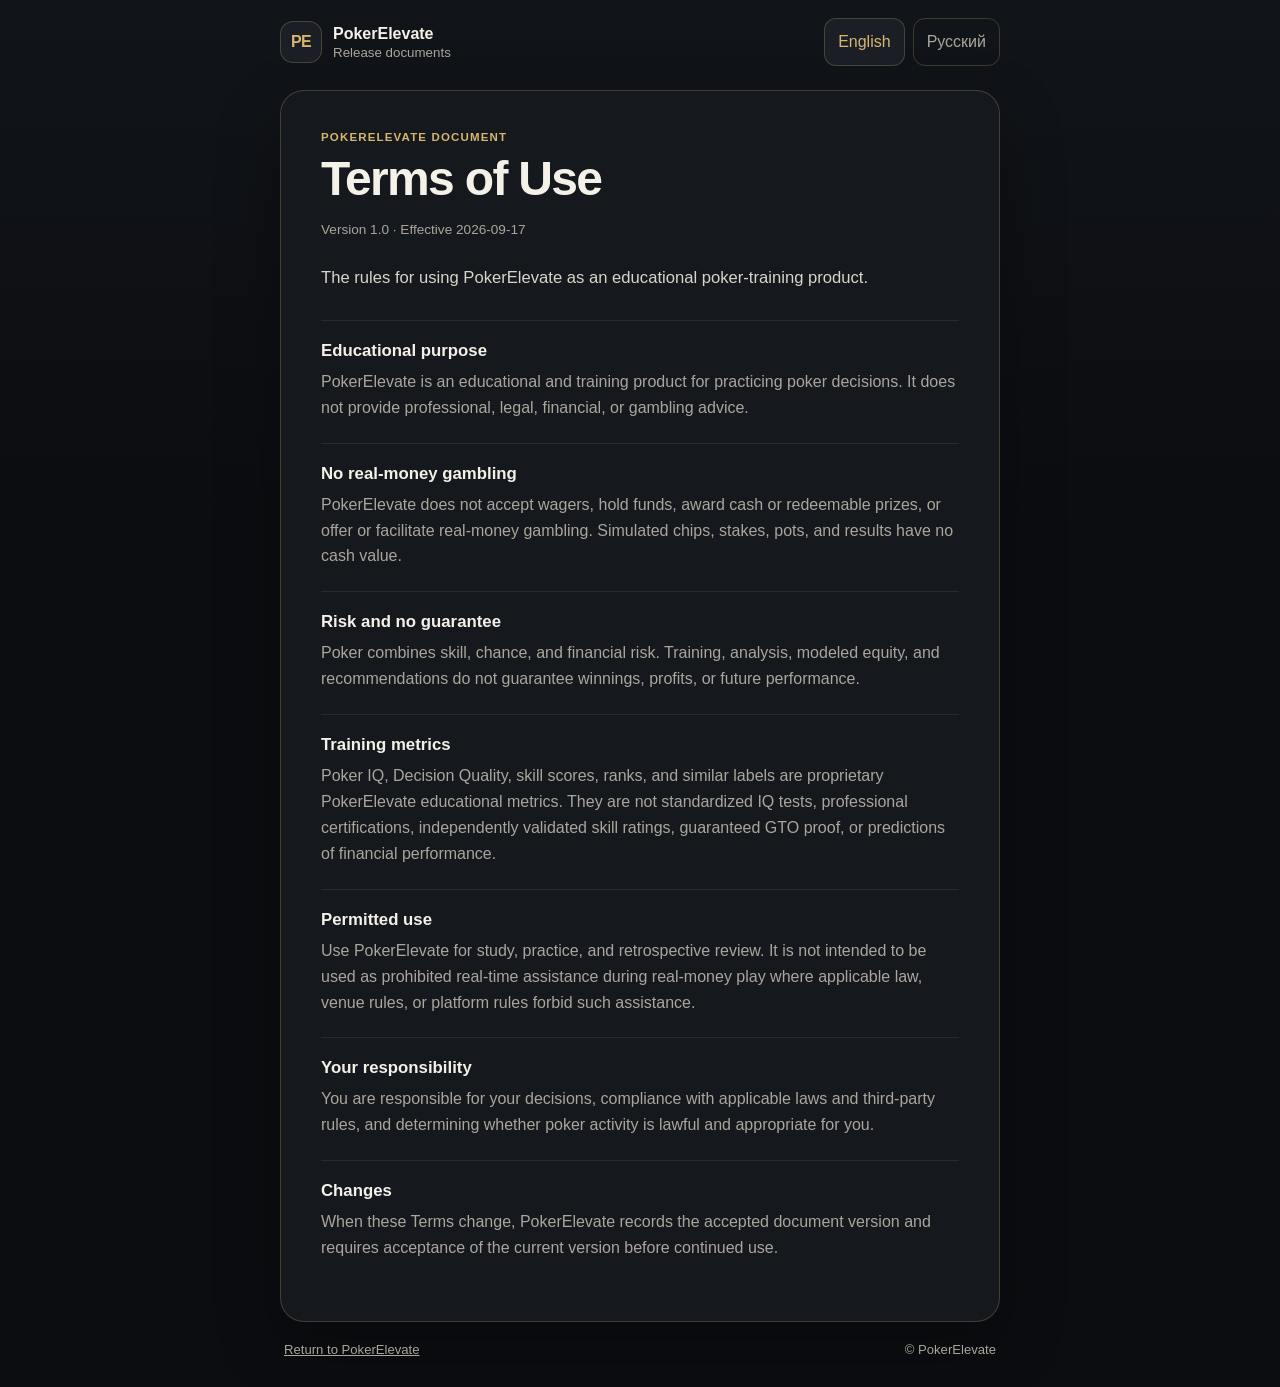
<file: legal/index.html>
<!doctype html>
<html lang="en">
<head>
  <meta charset="utf-8">
  <meta name="viewport" content="width=device-width,initial-scale=1,viewport-fit=cover">
  <meta name="color-scheme" content="dark">
  <meta name="description" content="PokerElevate legal, privacy, support, and responsible-play documents.">
  <title>PokerElevate — Legal</title>
  <link rel="stylesheet" href="legal-page.css">
</head>
<body>
  <main class="legal-shell" aria-live="polite">
    <header class="legal-header">
      <a class="legal-brand" href="../" aria-label="PokerElevate home">
        <span class="legal-mark" aria-hidden="true">PE</span>
        <span><strong>PokerElevate</strong><small>Release documents</small></span>
      </a>
      <nav class="legal-languages" aria-label="Document language">
        <a data-legal-language="en" lang="en">English</a>
        <a data-legal-language="ru" lang="ru">Русский</a>
      </nav>
    </header>

    <article class="legal-document" aria-labelledby="legalTitle">
      <p class="legal-eyebrow" data-legal-type>LEGAL</p>
      <h1 id="legalTitle" data-legal-title>Loading document…</h1>
      <p class="legal-metadata" data-legal-metadata></p>
      <p class="legal-summary" data-legal-summary></p>
      <div class="legal-sections" data-legal-sections></div>
    </article>

    <footer class="legal-footer">
      <a href="../">Return to PokerElevate</a>
      <span>© PokerElevate</span>
    </footer>
  </main>

  <noscript>This document requires JavaScript to load the canonical PokerElevate legal copy.</noscript>
  <script src="../src/compliance/release-compliance.js"></script>
  <script src="legal-page.js"></script>
</body>
</html>
</file>
<file: src/styles/design-tokens.css>
:root {
  color-scheme: dark;

  /* App canvas and surfaces */
  --app-bg: #070b0f;
  --app-bg-deep: #04070a;
  --app-bg-accent: #0d1b17;
  --surface-base: #0c1217;
  --surface-elevated: #111a20;
  --surface-raised: #172229;
  --surface-glass: rgba(17, 27, 33, 0.78);
  --surface-glass-strong: rgba(19, 31, 37, 0.9);
  --surface-interactive: rgba(255, 255, 255, 0.045);
  --surface-muted: rgba(255, 255, 255, 0.028);
  --nav-surface: var(--surface-glass-strong);
  --interactive-surface: var(--surface-secondary);
  --surface-overlay: var(--surface-elevated);
  --material-border: var(--border-subtle);
  --material-highlight: transparent;
  --material-blur: 0px;
  --material-saturation: 100%;

  /* Content and borders */
  --text-primary: #f3f7f5;
  --text-secondary: #a9b8b2;
  --text-tertiary: #74837e;
  --text-disabled: #5f6b67;
  --text-on-accent: #04120d;
  --border-default: rgba(207, 230, 220, 0.13);
  --border-subtle: rgba(207, 230, 220, 0.08);
  --border-strong: rgba(207, 230, 220, 0.24);

  /* Brand and semantic color */
  --accent: #69d9a7;
  --accent-hover: #82e4b9;
  --accent-active: #55c891;
  --accent-strong: #31b77d;
  --accent-soft: rgba(105, 217, 167, 0.12);
  --accent-border: rgba(105, 217, 167, 0.34);
  --accent-foreground: #04120d;
  --interactive-hover: var(--surface-elevated);
  --interactive-active: var(--surface-muted);
  --interactive-selected: var(--accent-soft);
  --interactive-disabled: var(--surface-muted);
  --status-success: #72dca9;
  --status-success-soft: rgba(114, 220, 169, 0.12);
  --status-warning: #e4bd6a;
  --status-warning-soft: rgba(228, 189, 106, 0.12);
  --status-danger: #eb7d82;
  --status-danger-soft: rgba(235, 125, 130, 0.12);
  --status-info: #80aee8;
  --status-info-soft: rgba(128, 174, 232, 0.12);
  --status-purple: #b69ae8;

  /* Poker surfaces */
  --felt-base: #123f33;
  --felt-highlight: #1c5b47;
  --felt-edge: #252c2b;
  --card-white: #f7f6f2;
  --card-ink: #121817;
  --card-red: #c83f47;
  --chip-gold: #d1aa5e;

  /* Shadows and blur */
  --shadow-xs: 0 1px 2px rgba(0, 0, 0, 0.22);
  --shadow-sm: 0 8px 24px rgba(0, 0, 0, 0.22);
  --shadow-md: 0 18px 48px rgba(0, 0, 0, 0.3);
  --shadow-lg: 0 28px 80px rgba(0, 0, 0, 0.4);
  --focus-ring: 0 0 0 3px rgba(105, 217, 167, 0.25);
  --shadow-focus: var(--focus-ring);
  --blur-glass: 18px;

  /* Shape */
  --radius-xs: 8px;
  --radius-sm: 12px;
  --radius-md: 16px;
  --radius-lg: 22px;
  --radius-xl: 28px;
  --radius-pill: 999px;

  /* Spacing */
  --space-1: 4px;
  --space-2: 8px;
  --space-3: 12px;
  --space-4: 16px;
  --space-5: 20px;
  --space-6: 24px;
  --space-7: 28px;
  --space-8: 32px;
  --space-10: 40px;
  --space-12: 48px;
  --space-16: 64px;

  /* Mobile shell and safe-area geometry */
  --safe-area-top: env(safe-area-inset-top, 0px);
  --safe-area-right: env(safe-area-inset-right, 0px);
  --safe-area-bottom: env(safe-area-inset-bottom, 0px);
  --safe-area-left: env(safe-area-inset-left, 0px);
  --bottom-navigation-height: 60px;
  --bottom-navigation-offset: var(--space-2);
  --app-content-bottom-gap: var(--space-10);
  --app-content-top-inset: calc(var(--safe-area-top) + var(--space-2));
  --app-content-bottom-inset: calc(
    var(--bottom-navigation-height)
    + var(--bottom-navigation-offset)
    + var(--safe-area-bottom)
    + var(--app-content-bottom-gap)
  );

  /* Typography */
  --font-family-ui: Inter, ui-sans-serif, -apple-system, BlinkMacSystemFont, "Segoe UI", sans-serif;
  --font-size-xs: 0.75rem;
  --font-size-sm: 0.875rem;
  --font-size-md: 1rem;
  --font-size-lg: 1.125rem;
  --font-size-xl: 1.375rem;
  --font-size-2xl: 1.75rem;
  --font-size-display: clamp(2rem, 5vw, 3.6rem);
  --line-height-tight: 1.08;
  --line-height-body: 1.55;
  --letter-spacing-label: 0.09em;

  /* Layers */
  --z-base: 0;
  --z-sticky: 20;
  --z-navigation: 40;
  --z-toast: 80;
  --z-modal: 100;

  /* Motion */
  --motion-duration-instant: 90ms;
  --motion-duration-fast: 160ms;
  --motion-duration-medium: 280ms;
  --motion-duration-slow: 460ms;
  --motion-ease-standard: cubic-bezier(0.2, 0.8, 0.2, 1);
  --motion-ease-emphasized: cubic-bezier(0.16, 1, 0.3, 1);
  --motion-duration-tactile: var(--motion-duration-instant);
  --motion-duration-standard: var(--motion-duration-fast);
  --motion-duration-emphasized: var(--motion-duration-medium);
  --motion-ease-premium: cubic-bezier(0.22, 1, 0.36, 1);
  --motion-live-fast: 160ms;
  --motion-live-normal: 260ms;
  --motion-live-slow: 1000ms;
  --motion-live-deal-gap: 55ms;
  --motion-live-board-gap: 80ms;
  --motion-live-ease-flight: cubic-bezier(0.18, 0.84, 0.24, 1);
  --motion-live-ease-settle: cubic-bezier(0.16, 1, 0.3, 1);

  /* Backward-compatible aliases for existing screens. */
  --color-bg: var(--app-bg);
  --color-bg-elevated: var(--surface-elevated);
  --color-accent: var(--accent);
  --color-accent-strong: var(--accent-strong);
  --color-accent-soft: var(--accent-soft);
  --color-warning: var(--status-warning);
  --color-danger: var(--status-danger);
  --color-info: var(--status-info);
  --color-purple: var(--status-purple);
  --surface-1: var(--surface-elevated);
  --surface-2: var(--surface-raised);
  --surface-3: rgba(34, 49, 57, 0.74);
  --shadow-card: var(--shadow-md);
  --shadow-soft: var(--shadow-sm);
  --radius-control: var(--radius-md);
  --radius-card: var(--radius-lg);
  --motion-fast: var(--motion-duration-fast);
  --motion-medium: var(--motion-duration-medium);
  --motion-slow: var(--motion-duration-slow);
  --ease-standard: var(--motion-ease-standard);

  --bg: var(--app-bg);
  --panel: var(--surface-elevated);
  --panel2: var(--surface-raised);
  --line: var(--border-default);
  --text: var(--text-primary);
  --muted: var(--text-secondary);
  --accent2: var(--accent-strong);
  --warn: var(--status-warning);
  --danger: var(--status-danger);
  --blue: var(--status-info);
  --purple: var(--status-purple);
  --shadow: var(--shadow-md);
  --motion-med: var(--motion-duration-medium);

  /* Stage 11 semantic presentation aliases. */
  --surface-canvas: var(--app-bg);
  --surface-section: #0e161b;
  --surface-control: #141f24;
  --separator: rgba(207, 230, 220, 0.1);

  --font-size-screen: clamp(1.75rem, 6vw, 2.35rem);
  --font-size-section: clamp(1.15rem, 3.5vw, 1.4rem);
  --font-size-card: 1rem;
  --font-size-stat: clamp(1.3rem, 4vw, 1.65rem);

  --control-height: 48px;
  --control-height-compact: 44px;
  --content-max: 1180px;
  --content-narrow: 720px;

  --elevation-card: 0 10px 32px rgba(0, 0, 0, 0.2);
  --elevation-overlay: 0 24px 72px rgba(0, 0, 0, 0.42);
}
</file>
<file: src/styles/themes.css>
/* PokerPilot Stage 11.0.1 semantic theme layer. Layout remains shared. */

html[data-theme="emerald"] {
  color-scheme: dark;
  --app-bg: #07100d;
  --surface-primary: #0c1713;
  --surface-secondary: #101e19;
  --surface-elevated: #14251e;
  --text-primary: #f1f7f4;
  --text-secondary: #a8bbb2;
  --text-muted: #7f9489;
  --text-disabled: #66776f;
  --accent: #72d9aa;
  --accent-hover: #8be5bc;
  --accent-active: #55c891;
  --accent-soft: rgba(114, 217, 170, 0.13);
  --accent-border: rgba(114, 217, 170, 0.34);
  --accent-contrast: #06120d;
  --surface-muted: rgba(114, 217, 170, 0.055);
  --border-subtle: rgba(203, 231, 217, 0.09);
  --border-strong: rgba(114, 217, 170, 0.32);
  --success: #66d39b;
  --success-soft: rgba(102, 211, 155, 0.12);
  --warning: #e3bd72;
  --warning-soft: rgba(227, 189, 114, 0.12);
  --danger: #ed8588;
  --danger-soft: rgba(237, 133, 136, 0.12);
  --info: #80aee8;
  --info-soft: rgba(128, 174, 232, 0.12);
  --shadow-sm: 0 8px 24px rgba(0, 0, 0, 0.2);
  --shadow-md: 0 18px 52px rgba(0, 0, 0, 0.3);
  --shadow-lg: 0 30px 90px rgba(0, 0, 0, 0.42);
  --glow-accent: 0 0 30px rgba(73, 202, 144, 0.16);
  --felt-primary: #14533f;
  --felt-secondary: #0b372b;
  --card-face: #f7f5ef;
  --chip-accent: #d7ae61;
  --app-backdrop: radial-gradient(circle at 84% -8%, rgba(67, 184, 132, 0.13), transparent 38%), #07100d;
  --surface-translucent: rgba(12, 23, 19, 0.88);
}

html[data-theme="amber"] {
  color-scheme: light;
  --app-bg: #f3ede1;
  --surface-primary: #fffaf0;
  --surface-secondary: #ece3d3;
  --surface-elevated: #ffffff;
  --text-primary: #2d2416;
  --text-secondary: #5f513b;
  --text-muted: #6b5b43;
  --text-disabled: #938570;
  --accent: #c17b10;
  --accent-hover: #9f6207;
  --accent-active: #875204;
  --accent-soft: rgba(184, 117, 13, 0.11);
  --accent-border: rgba(167, 103, 6, 0.3);
  --accent-contrast: #fffaf0;
  --surface-muted: rgba(68, 49, 19, 0.045);
  --border-subtle: rgba(77, 57, 25, 0.13);
  --border-strong: rgba(167, 103, 6, 0.3);
  --success: #2f7d55;
  --success-soft: rgba(47, 125, 85, 0.1);
  --warning: #96610e;
  --warning-soft: rgba(150, 97, 14, 0.1);
  --danger: #b34b4f;
  --danger-soft: rgba(179, 75, 79, 0.1);
  --info: #426e9d;
  --info-soft: rgba(66, 110, 157, 0.1);
  --shadow-sm: 0 5px 18px rgba(73, 51, 19, 0.08);
  --shadow-md: 0 14px 38px rgba(73, 51, 19, 0.12);
  --shadow-lg: 0 28px 72px rgba(73, 51, 19, 0.16);
  --glow-accent: 0 8px 24px rgba(184, 117, 13, 0.11);
  --felt-primary: #3f725e;
  --felt-secondary: #285242;
  --card-face: #ffffff;
  --chip-accent: #c88418;
  --app-backdrop: radial-gradient(circle at 84% -8%, rgba(211, 157, 64, 0.18), transparent 36%), linear-gradient(180deg, #f8f3e9, #eee5d6);
  --surface-translucent: rgba(255, 250, 240, 0.92);
  --nav-surface: rgba(255, 250, 240, 0.94);
  --interactive-surface: #f1e7d5;
  --surface-overlay: rgba(255, 252, 247, 0.98);
}

html[data-theme="indigo"] {
  color-scheme: dark;
  --app-bg: #080b17;
  --surface-primary: #101427;
  --surface-secondary: #151a32;
  --surface-elevated: #1b2140;
  --text-primary: #f3f4ff;
  --text-secondary: #afb3d1;
  --text-muted: #858bae;
  --text-disabled: #676c8f;
  --accent: #9197f4;
  --accent-hover: #a9aefb;
  --accent-active: #7a81df;
  --accent-soft: rgba(145, 151, 244, 0.14);
  --accent-border: rgba(145, 151, 244, 0.36);
  --accent-contrast: #090b20;
  --surface-muted: rgba(145, 151, 244, 0.06);
  --border-subtle: rgba(201, 204, 255, 0.1);
  --border-strong: rgba(145, 151, 244, 0.34);
  --success: #74d5b0;
  --success-soft: rgba(116, 213, 176, 0.12);
  --warning: #e2b86b;
  --warning-soft: rgba(226, 184, 107, 0.12);
  --danger: #ef858f;
  --danger-soft: rgba(239, 133, 143, 0.12);
  --info: #8ab7ef;
  --info-soft: rgba(138, 183, 239, 0.12);
  --shadow-sm: 0 8px 24px rgba(1, 3, 14, 0.24);
  --shadow-md: 0 18px 52px rgba(1, 3, 14, 0.34);
  --shadow-lg: 0 30px 90px rgba(1, 3, 14, 0.5);
  --glow-accent: 0 0 34px rgba(127, 119, 239, 0.2);
  --felt-primary: #252c65;
  --felt-secondary: #161a43;
  --card-face: #f7f7ff;
  --chip-accent: #a49cf4;
  --app-backdrop: radial-gradient(circle at 84% -8%, rgba(105, 95, 224, 0.18), transparent 38%), #080b17;
  --surface-translucent: rgba(15, 19, 39, 0.9);
}

html[data-theme="minimal"] {
  color-scheme: light;
  --app-bg: #f5f3ee;
  --surface-primary: #fbfaf7;
  --surface-secondary: #ebe9e2;
  --surface-elevated: #ffffff;
  --text-primary: #1f2422;
  --text-secondary: #4d5652;
  --text-muted: #606965;
  --text-disabled: #838a87;
  --accent: #277a5b;
  --accent-hover: #1e674b;
  --accent-active: #18563e;
  --accent-soft: rgba(39, 122, 91, 0.1);
  --accent-border: rgba(39, 122, 91, 0.3);
  --accent-contrast: #ffffff;
  --surface-muted: rgba(31, 43, 38, 0.045);
  --border-subtle: rgba(31, 43, 38, 0.12);
  --border-strong: rgba(39, 122, 91, 0.28);
  --success: #2f805a;
  --success-soft: rgba(47, 128, 90, 0.1);
  --warning: #9b681b;
  --warning-soft: rgba(155, 104, 27, 0.1);
  --danger: #b84f55;
  --danger-soft: rgba(184, 79, 85, 0.1);
  --info: #3d6f9f;
  --info-soft: rgba(61, 111, 159, 0.1);
  --shadow-sm: 0 4px 14px rgba(45, 42, 34, 0.075);
  --shadow-md: 0 12px 32px rgba(45, 42, 34, 0.1);
  --shadow-lg: 0 24px 60px rgba(45, 42, 34, 0.12);
  --glow-accent: 0 0 0 rgba(0, 0, 0, 0);
  --felt-primary: #38745d;
  --felt-secondary: #265342;
  --card-face: #ffffff;
  --chip-accent: #bd8b3d;
  --app-backdrop: linear-gradient(180deg, #f8f7f3, #f2f0ea);
  --surface-translucent: rgba(255, 255, 255, 0.9);
}

html[data-theme="cyber"] {
  color-scheme: dark;
  --app-bg: #090711;
  --surface-primary: #120f1e;
  --surface-secondary: #19142a;
  --surface-elevated: #211936;
  --text-primary: #f7f3ff;
  --text-secondary: #b9afd0;
  --text-muted: #9083a4;
  --text-disabled: #6f6580;
  --accent: #bc7cff;
  --accent-hover: #cb99ff;
  --accent-active: #a765e7;
  --accent-soft: rgba(188, 124, 255, 0.14);
  --accent-border: rgba(188, 124, 255, 0.34);
  --accent-contrast: #11051e;
  --surface-muted: rgba(188, 124, 255, 0.06);
  --border-subtle: rgba(216, 188, 255, 0.1);
  --border-strong: rgba(80, 220, 224, 0.36);
  --success: #56d9c9;
  --success-soft: rgba(86, 217, 201, 0.12);
  --warning: #e2bb67;
  --warning-soft: rgba(226, 187, 103, 0.12);
  --danger: #ff7b9d;
  --danger-soft: rgba(255, 123, 157, 0.12);
  --info: #72b8ef;
  --info-soft: rgba(114, 184, 239, 0.12);
  --shadow-sm: 0 8px 24px rgba(4, 1, 10, 0.26);
  --shadow-md: 0 18px 52px rgba(4, 1, 10, 0.38);
  --shadow-lg: 0 30px 90px rgba(4, 1, 10, 0.52);
  --glow-accent: 0 0 34px rgba(174, 90, 255, 0.22);
  --felt-primary: #24205a;
  --felt-secondary: #11143b;
  --card-face: #fcf8ff;
  --chip-accent: #55d7dd;
  --app-backdrop: radial-gradient(circle at 82% -10%, rgba(170, 64, 255, 0.2), transparent 36%), radial-gradient(circle at 0 48%, rgba(38, 194, 201, 0.08), transparent 34%), #090711;
  --surface-translucent: rgba(18, 14, 31, 0.9);
}

html[data-theme="glass"] {
  color-scheme: dark;
  --app-bg: #050b14;
  --surface-primary: rgba(15, 27, 43, 0.78);
  --surface-secondary: rgba(27, 43, 62, 0.72);
  --surface-elevated: rgba(38, 56, 77, 0.76);
  --text-primary: #f3f7ff;
  --text-secondary: #b8c7d9;
  --text-muted: #91a7bf;
  --text-disabled: #6f8298;
  --accent: #79b9ff;
  --accent-hover: #96c9ff;
  --accent-active: #5da2ea;
  --accent-soft: rgba(121, 185, 255, 0.14);
  --accent-border: rgba(139, 198, 255, 0.38);
  --accent-contrast: #06101d;
  --surface-muted: rgba(159, 202, 247, 0.065);
  --border-subtle: rgba(211, 229, 250, 0.15);
  --border-strong: rgba(155, 203, 255, 0.36);
  --success: #68d2a0;
  --success-soft: rgba(104, 210, 160, 0.13);
  --warning: #dfbb70;
  --warning-soft: rgba(223, 187, 112, 0.13);
  --danger: #ee858e;
  --danger-soft: rgba(238, 133, 142, 0.13);
  --info: #79b9ff;
  --info-soft: rgba(121, 185, 255, 0.13);
  --shadow-sm: 0 10px 30px rgba(0, 5, 14, 0.28);
  --shadow-md: 0 22px 58px rgba(0, 5, 14, 0.38);
  --shadow-lg: 0 36px 100px rgba(0, 5, 14, 0.52);
  --glow-accent: 0 0 34px rgba(93, 162, 234, 0.18);
  --felt-primary: rgba(24, 83, 83, 0.92);
  --felt-secondary: rgba(10, 42, 50, 0.96);
  --card-face: #f7faff;
  --chip-accent: #d7ba70;
  --app-backdrop: radial-gradient(circle at 12% 2%, rgba(71, 120, 185, 0.3), transparent 34%), radial-gradient(circle at 92% 34%, rgba(69, 164, 160, 0.16), transparent 32%), linear-gradient(160deg, #050b14, #0a1421 58%, #07101b);
  --surface-translucent: rgba(14, 27, 43, 0.72);
  --nav-surface: rgba(9, 19, 32, 0.8);
  --interactive-surface: rgba(139, 185, 232, 0.1);
  --surface-overlay: rgba(13, 24, 38, 0.96);
  --material-border: rgba(218, 235, 255, 0.18);
  --material-highlight: rgba(255, 255, 255, 0.075);
  --material-blur: 16px;
  --material-saturation: 130%;
}

html[data-theme="warm-wood"] {
  color-scheme: dark;
  --app-bg: #110b08;
  --surface-primary: #21150f;
  --surface-secondary: #2e1e15;
  --surface-elevated: #3b281c;
  --text-primary: #f4e7d3;
  --text-secondary: #c8ad8e;
  --text-muted: #aa8f72;
  --text-disabled: #806b58;
  --accent: #c47c45;
  --accent-hover: #d79359;
  --accent-active: #aa6435;
  --accent-soft: rgba(196, 124, 69, 0.15);
  --accent-border: rgba(210, 143, 87, 0.36);
  --accent-contrast: #1a0d06;
  --surface-muted: rgba(216, 162, 111, 0.065);
  --border-subtle: rgba(231, 199, 162, 0.13);
  --border-strong: rgba(204, 142, 90, 0.36);
  --success: #75bd88;
  --success-soft: rgba(117, 189, 136, 0.12);
  --warning: #d6a54f;
  --warning-soft: rgba(214, 165, 79, 0.12);
  --danger: #dc7b72;
  --danger-soft: rgba(220, 123, 114, 0.12);
  --info: #84a9cd;
  --info-soft: rgba(132, 169, 205, 0.12);
  --shadow-sm: 0 9px 26px rgba(6, 2, 0, 0.3);
  --shadow-md: 0 20px 56px rgba(6, 2, 0, 0.42);
  --shadow-lg: 0 34px 94px rgba(6, 2, 0, 0.58);
  --glow-accent: 0 0 28px rgba(176, 103, 49, 0.14);
  --felt-primary: #3d4e3a;
  --felt-secondary: #243326;
  --card-face: #fff6e7;
  --chip-accent: #c47c45;
  --app-backdrop: radial-gradient(circle at 80% -12%, rgba(133, 74, 35, 0.2), transparent 38%), linear-gradient(150deg, #110b08, #1a100b 58%, #0f0907);
  --surface-translucent: rgba(31, 19, 13, 0.92);
  --nav-surface: rgba(20, 12, 8, 0.95);
  --interactive-surface: #342218;
  --surface-overlay: rgba(42, 27, 19, 0.98);
}

html[data-theme="obsidian"] {
  color-scheme: dark;
  --app-bg: #0b0c0d;
  --surface-primary: #121416;
  --surface-secondary: #181a1c;
  --surface-elevated: #202225;
  --text-primary: #f2eee7;
  --text-secondary: #bbb5aa;
  --text-muted: #918b82;
  --text-disabled: #706c66;
  --accent: #c6a36b;
  --accent-hover: #d2b47f;
  --accent-active: #aa8754;
  --accent-soft: rgba(198, 163, 107, 0.12);
  --accent-border: rgba(198, 163, 107, 0.34);
  --accent-contrast: #17110a;
  --surface-muted: rgba(226, 216, 200, 0.045);
  --border-subtle: rgba(226, 216, 200, 0.1);
  --border-strong: rgba(198, 163, 107, 0.3);
  --success: #68b98a;
  --success-soft: rgba(104, 185, 138, 0.12);
  --warning: #d0a65f;
  --warning-soft: rgba(208, 166, 95, 0.12);
  --danger: #cf706d;
  --danger-soft: rgba(207, 112, 109, 0.12);
  --info: #829fbd;
  --info-soft: rgba(130, 159, 189, 0.12);
  --shadow-sm: 0 8px 24px rgba(0, 0, 0, 0.22);
  --shadow-md: 0 18px 48px rgba(0, 0, 0, 0.3);
  --shadow-lg: 0 28px 72px rgba(0, 0, 0, 0.4);
  --glow-accent: 0 8px 26px rgba(154, 116, 65, 0.1);
  --felt-primary: #12362d;
  --felt-secondary: #09231e;
  --card-face: #f7f3eb;
  --chip-accent: #b9945c;
  --app-backdrop: radial-gradient(circle at 72% -12%, rgba(167, 137, 91, 0.09), transparent 34%), linear-gradient(155deg, #0b0c0d, #101214 58%, #090a0b);
  --surface-translucent: rgba(18, 20, 22, 0.94);
  --nav-surface: rgba(13, 14, 15, 0.96);
  --interactive-surface: #1b1d1f;
  --surface-overlay: rgba(22, 24, 26, 0.985);
  --material-border: rgba(232, 220, 202, 0.12);
  --material-highlight: rgba(255, 248, 236, 0.045);
}

html[data-theme="soft-pastel"] {
  color-scheme: light;
  --app-bg: #faf4f1;
  --surface-primary: #fffaf8;
  --surface-secondary: #f7ebe8;
  --surface-elevated: #ffffff;
  --text-primary: #352f32;
  --text-secondary: #5e5459;
  --text-muted: #71666b;
  --text-disabled: #978c91;
  --accent: #a96672;
  --accent-hover: #92535f;
  --accent-active: #7e4550;
  --accent-soft: rgba(169, 102, 114, 0.11);
  --accent-border: rgba(169, 102, 114, 0.28);
  --accent-contrast: #ffffff;
  --surface-muted: rgba(77, 57, 64, 0.04);
  --border-subtle: rgba(77, 57, 64, 0.09);
  --border-strong: rgba(169, 102, 114, 0.26);
  --success: #528b72;
  --success-soft: rgba(82, 139, 114, 0.1);
  --warning: #a77a35;
  --warning-soft: rgba(167, 122, 53, 0.1);
  --danger: #b85d68;
  --danger-soft: rgba(184, 93, 104, 0.1);
  --info: #5c7fa4;
  --info-soft: rgba(92, 127, 164, 0.1);
  --shadow-sm: 0 5px 16px rgba(83, 61, 66, 0.07);
  --shadow-md: 0 14px 36px rgba(83, 61, 66, 0.1);
  --shadow-lg: 0 28px 66px rgba(83, 61, 66, 0.14);
  --glow-accent: 0 0 28px rgba(195, 124, 137, 0.1);
  --felt-primary: #6d9484;
  --felt-secondary: #4f7566;
  --card-face: #fffefd;
  --chip-accent: #d59c74;
  --app-backdrop: radial-gradient(circle at 90% 0, rgba(222, 168, 177, 0.16), transparent 34%), radial-gradient(circle at 0 60%, rgba(149, 200, 177, 0.1), transparent 32%), #faf4f1;
  --surface-translucent: rgba(255, 250, 248, 0.9);
}

html[data-theme] {
  --background: var(--app-bg);
  --surface: var(--surface-primary);
  --border: var(--border-subtle);
  --shadow-glow: var(--glow-accent);
  --surface-base: var(--surface-primary);
  --surface-raised: var(--surface-secondary);
  --surface-glass: var(--surface-translucent);
  --surface-glass-strong: var(--surface-translucent);
  --surface-interactive: var(--interactive-surface, var(--surface-muted, var(--surface-secondary)));
  --text-tertiary: var(--text-muted);
  --text-on-accent: var(--accent-contrast);
  --border-default: var(--border-subtle);
  --accent-strong: var(--accent-hover);
  --accent-foreground: var(--accent-contrast);
  --interactive-hover: var(--surface-elevated);
  --interactive-active: var(--surface-muted, var(--surface-secondary));
  --interactive-selected: var(--accent-soft);
  --interactive-disabled: var(--surface-muted, var(--surface-secondary));
  --focus-ring: 0 0 0 3px var(--accent-soft);
  --status-success: var(--success);
  --status-success-soft: var(--success-soft, color-mix(in srgb, var(--success) 12%, transparent));
  --status-warning: var(--warning);
  --status-warning-soft: var(--warning-soft, color-mix(in srgb, var(--warning) 12%, transparent));
  --status-danger: var(--danger);
  --status-danger-soft: var(--danger-soft, color-mix(in srgb, var(--danger) 12%, transparent));
  --status-info: var(--info, #80aee8);
  --status-info-soft: var(--info-soft, color-mix(in srgb, var(--status-info) 12%, transparent));
  --felt-base: var(--felt-primary);
  --felt-highlight: var(--felt-secondary);
  --card-white: var(--card-face);
  --chip-gold: var(--chip-accent);
  --shadow-focus: var(--focus-ring);
  --surface-section: var(--surface-primary);
  --surface-control: var(--surface-secondary);
  --separator: var(--border-subtle);
  --elevation-card: var(--shadow-sm);
  --elevation-overlay: var(--shadow-lg);
  --bg: var(--app-bg);
  --panel: var(--surface-primary);
  --panel2: var(--surface-secondary);
  --line: var(--border-subtle);
  --text: var(--text-primary);
  --muted: var(--text-secondary);
  --accent2: var(--accent-hover);
  --warn: var(--warning);
  --shadow: var(--shadow-md);
  background: var(--app-backdrop);
}

html[data-theme] body {
  background: var(--app-backdrop);
  color: var(--text-primary);
  transition: background-color 180ms var(--motion-ease-standard), color 180ms var(--motion-ease-standard);
}

html[data-theme="glass"] .panel,
html[data-theme="glass"] .mode-card,
html[data-theme="glass"] .daily-challenge-card,
html[data-theme="glass"] .profile-appearance,
html[data-theme="glass"] .top-navigation,
html[data-theme="glass"] .bottom-nav {
  border-color: var(--material-border);
  background: var(--surface-translucent);
  box-shadow: inset 0 1px var(--material-highlight), var(--shadow-sm);
  backdrop-filter: blur(var(--material-blur)) saturate(var(--material-saturation));
  -webkit-backdrop-filter: blur(var(--material-blur)) saturate(var(--material-saturation));
}

html[data-theme="glass"] .panel .panel {
  background: var(--interactive-surface);
  backdrop-filter: none;
  -webkit-backdrop-filter: none;
}

html[data-theme="glass"] .top-navigation,
html[data-theme="glass"] .bottom-nav {
  background: var(--nav-surface);
}

html[data-theme="amber"] .top-navigation,
html[data-theme="amber"] .bottom-nav,
html[data-theme="warm-wood"] .top-navigation,
html[data-theme="warm-wood"] .bottom-nav {
  background: var(--nav-surface);
}

html[data-theme="obsidian"] .top-navigation,
html[data-theme="obsidian"] .bottom-nav {
  background: var(--nav-surface);
}

@supports not ((backdrop-filter: blur(1px))) {
  html[data-theme="glass"] .panel,
  html[data-theme="glass"] .mode-card,
  html[data-theme="glass"] .daily-challenge-card,
  html[data-theme="glass"] .profile-appearance,
  html[data-theme="glass"] .top-navigation,
  html[data-theme="glass"] .bottom-nav {
    background: var(--surface-overlay);
  }
}

html[data-theme="minimal"] .panel,
html[data-theme="minimal"] .mode-card,
html[data-theme="soft-pastel"] .panel,
html[data-theme="soft-pastel"] .mode-card {
  box-shadow: var(--shadow-sm);
}

.profile-appearance {
  min-width: 0;
  padding: var(--space-4);
  border: 1px solid var(--border-subtle);
  border-radius: 18px;
  background: var(--surface-primary);
  box-shadow: var(--shadow-sm);
}

.profile-appearance-header {
  display: flex;
  align-items: end;
  justify-content: space-between;
  gap: var(--space-3);
  margin-bottom: var(--space-3);
}

.profile-appearance-header h2,
.profile-appearance-header p {
  margin: 0;
}

.profile-appearance-header h2 {
  font-size: var(--font-size-section);
}

.profile-appearance-header p,
.theme-current {
  color: var(--text-muted);
  font-size: var(--font-size-xs);
}

.theme-picker {
  display: grid;
  grid-template-columns: repeat(3, minmax(0, 1fr));
  gap: var(--space-2);
}

.theme-option {
  min-width: 0;
  min-height: 86px;
  display: grid;
  grid-template-columns: 34px minmax(0, 1fr);
  align-items: center;
  gap: var(--space-2);
  padding: var(--space-3);
  border: 1px solid var(--border-subtle);
  border-radius: 14px;
  background: var(--surface-secondary);
  color: var(--text-primary);
  text-align: left;
  cursor: pointer;
  transition: transform 160ms var(--motion-ease-standard), border-color 160ms var(--motion-ease-standard), background-color 160ms var(--motion-ease-standard);
}

.theme-option:hover {
  border-color: var(--border-strong);
  transform: translateY(-1px);
}

.theme-option:active {
  transform: translateY(0);
}

.theme-option:focus-visible {
  outline: none;
  box-shadow: var(--shadow-focus);
}

.theme-option.is-selected {
  border-color: var(--accent);
  background: var(--accent-soft);
}

.theme-option-copy {
  min-width: 0;
  display: grid;
  gap: 3px;
}

.theme-option-copy strong,
.theme-option-copy small {
  overflow: hidden;
  text-overflow: ellipsis;
  white-space: nowrap;
}

.theme-option-copy strong {
  font-size: 0.8125rem;
}

.theme-option-copy small {
  color: var(--text-muted);
  font-size: 0.675rem;
}

.theme-preview {
  width: 34px;
  height: 34px;
  display: grid;
  grid-template-columns: 1fr 1fr;
  overflow: hidden;
  border: 1px solid rgba(127, 127, 127, 0.2);
  border-radius: 10px;
  background: var(--preview-bg);
  box-shadow: inset 0 1px rgba(255, 255, 255, 0.12);
}

.theme-preview::before,
.theme-preview::after {
  content: "";
  align-self: end;
  height: 56%;
  background: var(--preview-surface);
}

.theme-preview::after {
  height: 76%;
  background: var(--preview-accent);
}

[data-theme-choice="auto"] .theme-preview { --preview-bg: linear-gradient(90deg, #0b1511 50%, #f5f3ee 50%); --preview-surface: #3f5f53; --preview-accent: #74d6ab; }
[data-theme-choice="emerald"] .theme-preview { --preview-bg: #07100d; --preview-surface: #173328; --preview-accent: #72d9aa; }
[data-theme-choice="amber"] .theme-preview { --preview-bg: #f3ede1; --preview-surface: #fffaf0; --preview-accent: #c17b10; }
[data-theme-choice="indigo"] .theme-preview { --preview-bg: #080b17; --preview-surface: #272e57; --preview-accent: #9197f4; }
[data-theme-choice="minimal"] .theme-preview { --preview-bg: #f5f3ee; --preview-surface: #ffffff; --preview-accent: #277a5b; }
[data-theme-choice="cyber"] .theme-preview { --preview-bg: #090711; --preview-surface: #32204a; --preview-accent: #65d8d7; }
[data-theme-choice="glass"] .theme-preview { --preview-bg: #050b14; --preview-surface: rgba(70, 97, 128, 0.78); --preview-accent: #79b9ff; }
[data-theme-choice="obsidian"] .theme-preview { --preview-bg: #0b0c0d; --preview-surface: #202225; --preview-accent: #c6a36b; }
[data-theme-choice="warm-wood"] .theme-preview { --preview-bg: #110b08; --preview-surface: #4b3020; --preview-accent: #c47c45; }
[data-theme-choice="soft-pastel"] .theme-preview { --preview-bg: #faf4f1; --preview-surface: #f4dfe0; --preview-accent: #7fae99; }

/* Stage 12.8 — Obsidian premium skin; accepted component geometry remains shared. */
html[data-theme="obsidian"] .panel,
html[data-theme="obsidian"] .mode-card,
html[data-theme="obsidian"] .profile-appearance,
html[data-theme="obsidian"] .top-navigation,
html[data-theme="obsidian"] .bottom-nav {
  border-color: var(--material-border);
  background-color: var(--surface-primary);
  box-shadow: inset 0 1px var(--material-highlight), var(--shadow-sm);
}

html[data-theme="obsidian"] #screen-live .poker-table.live-v2-poker-table {
  border-color: #211b17;
  background: radial-gradient(circle at 50% 42%, var(--felt-primary), var(--felt-secondary) 72%);
  box-shadow: inset 0 1px rgba(236, 217, 186, 0.08), inset 0 0 46px rgba(0, 0, 0, 0.42), var(--shadow-md);
}

html[data-theme="obsidian"] #screen-live .seat.player-pod {
  border-color: var(--border-subtle);
  background: linear-gradient(180deg, #202225, #151719);
  box-shadow: inset 0 1px var(--material-highlight), var(--shadow-sm);
}

html[data-theme="obsidian"] #screen-live .seat.player-pod.active-player {
  border-color: var(--accent-border);
  box-shadow: inset 0 1px var(--material-highlight), 0 0 0 1px var(--accent-soft), var(--shadow-sm);
}

html[data-theme="obsidian"] #screen-live .seat.player-pod.hero {
  border-color: var(--accent-border);
  background: linear-gradient(180deg, #292722, #191a1a);
}

html[data-theme="obsidian"] #screen-live .playing-card {
  border-color: rgba(76, 65, 51, 0.24);
  background: var(--card-face);
  box-shadow: 0 5px 14px rgba(0, 0, 0, 0.2);
}

html[data-theme="obsidian"] #screen-live .live-v2-action-dock,
html[data-theme="obsidian"] .live-v2-sheet,
html[data-theme="obsidian"] dialog.live-v2-sheet {
  border-color: var(--material-border);
  background: linear-gradient(165deg, var(--surface-elevated), var(--surface-primary));
  box-shadow: inset 0 1px var(--material-highlight), var(--shadow-md);
}

html[data-theme="obsidian"] #screen-live .live-v2-action-dock #liveActions button[data-live-action="fold"] {
  border-color: color-mix(in srgb, var(--status-danger) 48%, transparent);
  background: color-mix(in srgb, var(--status-danger) 30%, var(--surface-secondary));
  color: #f4dedd;
}

html[data-theme="obsidian"] #screen-live .live-v2-action-dock #liveActions button[data-live-action="call"],
html[data-theme="obsidian"] #screen-live .live-v2-action-dock #liveActions button[data-live-action="check"] {
  border-color: var(--accent-border);
  background: var(--interactive-surface);
  color: var(--text-primary);
}

html[data-theme="obsidian"] #screen-live .live-v2-action-dock #liveActions button[data-live-action="raise"],
html[data-theme="obsidian"] #screen-live .live-v2-action-dock #liveActions button[data-live-action="bet"],
html[data-theme="obsidian"] #screen-live .live-v2-action-dock #liveActions button[data-live-action="allin"] {
  border-color: var(--accent-border);
  background: var(--accent);
  color: var(--accent-contrast);
  box-shadow: inset 0 1px rgba(255, 255, 255, 0.14), var(--shadow-sm);
}

html[data-theme="obsidian"] #screen-live .live-v2-action-dock #liveActions button:active {
  background-color: var(--accent-active);
  box-shadow: inset 0 1px rgba(0, 0, 0, 0.18);
}

html[data-theme="obsidian"] .live-v2-sheet .live-learning-panel,
html[data-theme="obsidian"] .live-v2-sheet .live-result-summary,
html[data-theme="obsidian"] .live-v2-sheet .live-history-panel,
html[data-theme="obsidian"] .trainer-explanation__section {
  border-color: var(--border-subtle);
  background: var(--surface-secondary);
}

@media (max-width: 620px) {
  .theme-picker {
    grid-template-columns: repeat(2, minmax(0, 1fr));
  }

  .theme-option {
    min-height: 76px;
  }
}

@media (prefers-reduced-motion: reduce) {
  html[data-theme] body,
  .theme-option {
    transition-duration: 1ms;
  }
}
</file>
<file: src/styles/app-shell.css>
html {
  background: var(--app-bg);
  overflow-x: clip;
}

body {
  min-width: 0;
  overflow-x: clip;
  background:
    radial-gradient(circle at 12% -10%, rgba(105, 217, 167, 0.1), transparent 28rem),
    radial-gradient(circle at 92% 8%, rgba(128, 174, 232, 0.07), transparent 24rem),
    linear-gradient(180deg, var(--app-bg-deep), var(--app-bg));
  color: var(--text-primary);
  font-family: var(--font-family-ui);
  line-height: var(--line-height-body);
}

button,
input,
select,
textarea {
  font: inherit;
}

button {
  -webkit-tap-highlight-color: transparent;
}

.app-shell {
  width: min(100%, 1180px);
  min-height: 100vh;
  margin-inline: auto;
  padding:
    calc(env(safe-area-inset-top) + var(--space-2))
    clamp(var(--space-3), 3vw, var(--space-8))
    calc(112px + env(safe-area-inset-bottom));
}

.top-navigation {
  position: relative;
  z-index: var(--z-navigation);
  min-height: 76px;
  display: flex;
  align-items: center;
  justify-content: space-between;
  gap: var(--space-4);
  margin-bottom: var(--space-4);
}

.brand {
  flex: 0 1 auto;
  min-width: 0;
  min-height: 48px;
  border-radius: var(--radius-md);
}

.brand-copy {
  min-width: 0;
}

.brand strong {
  overflow-wrap: normal;
  font-size: var(--font-size-lg);
  letter-spacing: -0.02em;
  white-space: nowrap;
}

.brand small {
  overflow: hidden;
  color: var(--text-tertiary);
  text-overflow: ellipsis;
  white-space: nowrap;
}

.logo {
  flex: 0 0 auto;
  border-radius: var(--radius-md);
  background: linear-gradient(135deg, var(--accent), var(--accent-strong));
  color: var(--text-on-accent);
  box-shadow: var(--shadow-sm);
}

.top-navigation-actions {
  display: flex;
  align-items: center;
  gap: var(--space-2);
}

.sound-control {
  display: flex;
  align-items: center;
  gap: var(--space-2);
  min-height: 44px;
  padding: var(--space-1) var(--space-2);
  border: 1px solid var(--border-subtle);
  border-radius: var(--radius-pill);
  background: var(--surface-interactive);
}

.sound-toggle {
  width: 44px;
  min-height: 44px;
  padding: 0;
  border: 0;
  border-radius: var(--radius-pill);
  background: transparent;
  color: var(--text-primary);
  cursor: pointer;
}

.sound-volume {
  width: 72px;
  accent-color: var(--accent);
  cursor: pointer;
}

.screen:not(#screen-home):not(#screen-learning) {
  width: min(100%, 780px);
  margin-inline: auto;
}

.screen.active {
  isolation: isolate;
}

.dashboard-shell {
  display: grid;
  gap: var(--space-5);
}

.dashboard-hero {
  position: relative;
  isolation: isolate;
  min-width: 0;
  overflow: hidden;
  padding: clamp(var(--space-6), 5vw, var(--space-12));
  border: 1px solid var(--border-default);
  border-radius: var(--radius-xl);
  background:
    linear-gradient(135deg, rgba(105, 217, 167, 0.12), transparent 55%),
    var(--surface-elevated);
  box-shadow: var(--shadow-lg);
}

.dashboard-hero::after {
  content: "";
  position: absolute;
  z-index: -1;
  inset: auto -5rem -8rem auto;
  width: 20rem;
  aspect-ratio: 1;
  border: 1px solid rgba(105, 217, 167, 0.12);
  border-radius: 50%;
  background: radial-gradient(circle, rgba(105, 217, 167, 0.11), transparent 67%);
}

.dashboard-hero-copy {
  max-width: 690px;
}

.dashboard-hero h1 {
  max-width: 780px;
  margin: var(--space-3) 0;
  font-size: var(--font-size-display);
  line-height: var(--line-height-tight);
  letter-spacing: -0.045em;
}

.dashboard-hero p {
  max-width: 680px;
  margin: 0;
  color: var(--text-secondary);
  font-size: var(--font-size-md);
}

.dashboard-primary-actions {
  display: flex;
  flex-wrap: wrap;
  gap: var(--space-3);
  margin-top: var(--space-6);
}

.section-intro {
  margin-bottom: var(--space-5);
  padding: clamp(var(--space-5), 4vw, var(--space-7));
  border: 1px solid var(--border-default);
  border-radius: var(--radius-lg);
  background: var(--surface-elevated);
  box-shadow: var(--shadow-sm);
}

.section-intro h2 {
  margin: var(--space-2) 0;
  font-size: var(--font-size-2xl);
}

.section-intro p {
  max-width: 640px;
  margin-bottom: 0;
}

.section-tool-grid {
  display: grid;
  grid-template-columns: repeat(3, minmax(0, 1fr));
  gap: var(--space-3);
  margin-bottom: var(--space-5);
}

.section-tool-card {
  display: grid;
  grid-template-columns: auto minmax(0, 1fr) auto;
  align-items: center;
  gap: var(--space-3);
  padding: var(--space-4);
  text-align: left;
}

#learningTools {
  grid-template-columns: minmax(0, 1fr);
}

#learningTools .section-tool-card {
  max-width: 520px;
}

.dashboard-grid,
.responsive-card-grid {
  display: grid;
  grid-template-columns: repeat(12, minmax(0, 1fr));
  gap: var(--space-4);
}

.dashboard-progress-card {
  grid-column: span 7;
}

.dashboard-resume-card {
  grid-column: span 5;
}

.dashboard-full {
  grid-column: 1 / -1;
}

.dashboard-quick-grid {
  display: grid;
  grid-template-columns: repeat(2, minmax(0, 1fr));
  gap: var(--space-3);
}

.dashboard-stat-grid {
  display: grid;
  grid-template-columns: repeat(3, minmax(0, 1fr));
  gap: var(--space-3);
  margin-top: var(--space-5);
}

.mode-card,
.progress-card,
.stat-card,
.panel,
.ui-empty-state {
  border: 1px solid var(--border-default);
  background: var(--surface-elevated);
  box-shadow: var(--shadow-sm);
}

.progress-card {
  min-width: 0;
  padding: clamp(var(--space-5), 3vw, var(--space-7));
  border-radius: var(--radius-lg);
}

.stat-card {
  min-width: 0;
  padding: var(--space-4);
  border-radius: var(--radius-md);
}

.stat-card small,
.stat small {
  display: block;
  color: var(--text-tertiary);
  font-size: var(--font-size-xs);
}

.stat-card strong {
  display: block;
  margin-top: var(--space-1);
  overflow-wrap: break-word;
  color: var(--text-primary);
  font-size: var(--font-size-xl);
}

.section-header {
  display: flex;
  align-items: end;
  justify-content: space-between;
  gap: var(--space-4);
  margin-bottom: var(--space-4);
}

.section-header h2,
.section-header h3 {
  margin: 0;
  font-size: var(--font-size-xl);
  letter-spacing: -0.025em;
}

.section-header p {
  margin: var(--space-1) 0 0;
  color: var(--text-secondary);
  font-size: var(--font-size-sm);
}

.mode-card {
  min-height: 92px;
  border-radius: var(--radius-lg);
  cursor: pointer;
}

.mode-card strong {
  font-size: var(--font-size-md);
}

.mode-card small {
  color: var(--text-secondary);
}

.dashboard-mode-card {
  display: grid;
  grid-column: span 6;
  grid-template-columns: auto minmax(0, 1fr) auto;
  align-items: center;
  gap: var(--space-3);
  padding: var(--space-4);
  text-align: left;
}

.mode-icon {
  display: grid;
  width: 42px;
  aspect-ratio: 1;
  place-items: center;
  border: 1px solid var(--border-subtle);
  border-radius: var(--radius-md);
  background: var(--surface-interactive);
  font-size: var(--font-size-lg);
}

.ui-button-primary,
.ui-button-secondary,
.ui-button-ghost,
.primary,
.ghost {
  position: relative;
  display: inline-flex;
  min-height: 44px;
  align-items: center;
  justify-content: center;
  gap: var(--space-2);
  padding: var(--space-3) var(--space-5);
  border-radius: var(--radius-md);
  font-weight: 800;
  line-height: 1.15;
  cursor: pointer;
}

.ui-button-primary,
.primary {
  border: 1px solid transparent;
  background: var(--accent);
  color: var(--text-on-accent);
}

.ui-button-secondary {
  border: 1px solid var(--border-strong);
  background: var(--surface-raised);
  color: var(--text-primary);
}

.ui-button-ghost,
.ghost {
  border: 1px solid var(--border-default);
  background: transparent;
  color: var(--text-secondary);
}

.ui-chip,
.ui-badge,
.chip,
.tag {
  display: inline-flex;
  width: fit-content;
  min-height: 28px;
  align-items: center;
  justify-content: center;
  gap: var(--space-1);
  padding: var(--space-1) var(--space-3);
  border-radius: var(--radius-pill);
  font-size: var(--font-size-xs);
  font-weight: 800;
}

.ui-chip,
.chip {
  border: 1px solid var(--border-default);
  background: var(--surface-interactive);
  color: var(--text-secondary);
}

.ui-badge,
.tag {
  border: 1px solid rgba(105, 217, 167, 0.18);
  background: var(--accent-soft);
  color: var(--accent);
}

.ui-empty-state {
  padding: var(--space-6);
  border-style: dashed;
  border-radius: var(--radius-lg);
  color: var(--text-secondary);
  text-align: center;
}

.ui-empty-state strong {
  display: block;
  margin-bottom: var(--space-1);
  color: var(--text-primary);
}

.ui-progress,
.learning-meter,
.learning-exam-progress {
  position: relative;
  display: block;
  height: 8px;
  overflow: hidden;
  border-radius: var(--radius-pill);
  background: rgba(255, 255, 255, 0.07);
}

.ui-progress > i,
.learning-meter > i,
.learning-exam-progress > i {
  display: block;
  width: var(--progress-value, 0%);
  height: 100%;
  border-radius: inherit;
  background: linear-gradient(90deg, var(--accent-strong), var(--accent));
  transform-origin: left center;
}

.dashboard-progress-value {
  display: flex;
  align-items: baseline;
  justify-content: space-between;
  gap: var(--space-3);
  margin: var(--space-4) 0 var(--space-3);
}

.dashboard-progress-value strong {
  font-size: var(--font-size-2xl);
}

.dashboard-progress-value span {
  color: var(--text-secondary);
  font-size: var(--font-size-sm);
}

.assist-settings {
  margin: 0;
  border: 1px solid var(--border-default);
  border-radius: var(--radius-lg);
  background: var(--surface-elevated);
}

.assist-settings summary {
  min-height: 48px;
  padding: var(--space-4) var(--space-5);
  cursor: pointer;
  font-weight: 800;
}

.assist-settings .mode-settings {
  padding: 0 var(--space-5) var(--space-5);
}

.ui-dialog {
  width: min(calc(100% - var(--space-8)), 460px);
  padding: 0;
  border: 1px solid var(--border-strong);
  border-radius: var(--radius-lg);
  background: var(--surface-glass-strong);
  color: var(--text-primary);
  box-shadow: var(--shadow-lg);
  backdrop-filter: blur(var(--blur-glass));
}

.ui-dialog::backdrop {
  background: rgba(2, 5, 7, 0.72);
  backdrop-filter: blur(4px);
}

.ui-dialog-content {
  padding: var(--space-6);
}

.ui-dialog-content h2 {
  margin: 0 0 var(--space-2);
}

.ui-dialog-content p {
  margin: 0 0 var(--space-5);
  color: var(--text-secondary);
}

.ui-toast {
  position: fixed;
  z-index: var(--z-toast);
  left: 50%;
  bottom: calc(84px + env(safe-area-inset-bottom));
  max-width: min(calc(100% - var(--space-6)), 420px);
  padding: var(--space-3) var(--space-4);
  border: 1px solid var(--border-strong);
  border-radius: var(--radius-md);
  background: var(--surface-glass-strong);
  color: var(--text-primary);
  box-shadow: var(--shadow-md);
  opacity: 0;
  pointer-events: none;
  transform: translate(-50%, var(--space-4));
  backdrop-filter: blur(var(--blur-glass));
}

.ui-toast.is-visible {
  opacity: 1;
  transform: translate(-50%, 0);
}

.ui-toast[data-tone="success"] {
  border-color: rgba(114, 220, 169, 0.42);
}

.ui-toast[data-tone="danger"] {
  border-color: rgba(235, 125, 130, 0.42);
}

.playing-card {
  position: relative;
  width: clamp(56px, 8vw, 70px);
  aspect-ratio: 5 / 7;
  height: auto;
  overflow: hidden;
  border: 1px solid rgba(10, 20, 17, 0.16);
  border-radius: var(--radius-sm);
  background: linear-gradient(145deg, #ffffff, var(--card-white));
  color: var(--card-ink);
  box-shadow: 0 10px 24px rgba(0, 0, 0, 0.28), inset 0 0 0 1px rgba(255, 255, 255, 0.7);
}

.playing-card.small-card {
  width: clamp(42px, 6vw, 50px);
  height: auto;
}

.playing-card.suit-red,
.playing-card.red {
  color: var(--card-red);
}

.playing-card.suit-black {
  color: var(--card-ink);
}

.playing-card.face-down {
  display: grid;
  place-items: center;
  border-color: rgba(105, 217, 167, 0.28);
  background:
    repeating-linear-gradient(45deg, transparent 0 6px, rgba(105, 217, 167, 0.1) 6px 8px),
    linear-gradient(135deg, #132922, #0b1512);
  color: var(--accent);
}

.card-back-mark {
  display: grid;
  width: 58%;
  aspect-ratio: 1;
  place-items: center;
  border: 1px solid rgba(105, 217, 167, 0.3);
  border-radius: 50%;
  font-size: var(--font-size-xs);
  letter-spacing: 0.08em;
}

.playing-card.is-selected {
  box-shadow: var(--shadow-focus), 0 12px 26px rgba(0, 0, 0, 0.32);
}

.playing-card.is-winning {
  border-color: var(--status-success);
  box-shadow: 0 0 0 3px rgba(114, 220, 169, 0.2), 0 14px 30px rgba(0, 0, 0, 0.34);
}

.playing-card.is-disabled {
  opacity: 0.42;
  filter: saturate(0.4);
}

.poker-table {
  border-color: var(--felt-edge);
  background:
    radial-gradient(circle at 50% 35%, rgba(255, 255, 255, 0.06), transparent 45%),
    radial-gradient(ellipse, var(--felt-highlight), var(--felt-base) 68%);
  box-shadow: inset 0 0 54px rgba(0, 0, 0, 0.38), var(--shadow-md);
}

.seat {
  border-color: var(--border-strong);
  background: var(--surface-glass-strong);
  box-shadow: var(--shadow-sm);
  backdrop-filter: blur(10px);
}

.seat.hero {
  border-color: var(--accent);
  background: linear-gradient(145deg, rgba(105, 217, 167, 0.16), var(--surface-glass-strong));
  box-shadow: 0 0 0 3px rgba(105, 217, 167, 0.12), var(--shadow-sm);
}

.seat.active-player {
  border-color: var(--status-warning);
}

.pot-display,
.bet-display {
  display: inline-flex;
  min-height: 30px;
  align-items: center;
  gap: var(--space-2);
  border-radius: var(--radius-pill);
}

.pot-display::before,
.bet-display::before {
  content: "";
  width: 18px;
  aspect-ratio: 1;
  border: 3px dashed rgba(4, 18, 13, 0.56);
  border-radius: 50%;
  background: var(--chip-gold);
  box-shadow: 3px -2px 0 #947239, 6px -4px 0 #584a30;
}

.chip-stack {
  display: inline-flex;
  align-items: end;
  gap: 2px;
}

.chip-stack > i {
  display: block;
  width: 16px;
  aspect-ratio: 1;
  border: 3px dashed rgba(4, 18, 13, 0.54);
  border-radius: 50%;
  background: var(--chip-gold);
}

.bottom-nav {
  z-index: var(--z-navigation);
  bottom: max(8px, env(safe-area-inset-bottom));
  width: min(calc(100% - 16px), 744px);
  grid-template-columns: repeat(5, minmax(0, 1fr));
  gap: 3px;
  padding: 6px;
  border: 1px solid rgba(207, 230, 220, 0.08);
  border-radius: 22px;
  background: rgba(11, 18, 22, 0.88);
  box-shadow:
    0 16px 48px rgba(0, 0, 0, 0.38),
    inset 0 1px rgba(255, 255, 255, 0.025);
  backdrop-filter: blur(22px) saturate(125%);
}

.bottom-nav button {
  min-width: 0;
  min-height: 50px;
  display: flex;
  flex-direction: column;
  align-items: center;
  justify-content: center;
  gap: 4px;
  padding: 7px var(--space-1) 6px;
  border: 0;
  border-radius: var(--radius-md);
  background: transparent;
  color: #74837e;
}

.primary-nav-icon {
  font-size: 0.95rem;
  line-height: 1;
  transform: translateY(0);
}

.primary-nav-label {
  max-width: 100%;
  overflow: visible;
  font-size: clamp(9px, 2.7vw, 11px);
  font-weight: 680;
  line-height: 1.1;
  text-overflow: clip;
  white-space: nowrap;
}

.bottom-nav button.active {
  background: linear-gradient(180deg, rgba(105, 217, 167, 0.12), rgba(105, 217, 167, 0.075));
  color: #7cdbb0;
  box-shadow: inset 0 1px rgba(255, 255, 255, 0.025);
}

.mode-card,
.ui-button-primary,
.ui-button-secondary,
.ui-button-ghost,
.primary,
.ghost,
.bottom-nav button,
.sound-toggle {
  transition:
    transform var(--motion-duration-fast) var(--motion-ease-standard),
    border-color var(--motion-duration-fast) var(--motion-ease-standard),
    background-color var(--motion-duration-fast) var(--motion-ease-standard),
    box-shadow var(--motion-duration-fast) var(--motion-ease-standard),
    opacity var(--motion-duration-fast) var(--motion-ease-standard);
}

.mode-card:hover,
.ui-button-secondary:hover,
.ui-button-ghost:hover,
.ghost:hover {
  border-color: var(--border-strong);
  background-color: var(--surface-raised);
  transform: translateY(-2px);
}

.ui-button-primary:hover,
.primary:hover {
  background: var(--accent-hover);
  box-shadow: 0 10px 24px rgba(49, 183, 125, 0.18);
  transform: translateY(-1px);
}

.mode-card:focus-visible,
.ui-button-primary:focus-visible,
.ui-button-secondary:focus-visible,
.ui-button-ghost:focus-visible,
.primary:focus-visible,
.ghost:focus-visible,
.bottom-nav button:focus-visible,
.sound-toggle:focus-visible,
.sound-volume:focus-visible,
.brand:focus-visible {
  outline: none;
  box-shadow: var(--shadow-focus);
}

.mode-card:active,
.ui-button-primary:active,
.ui-button-secondary:active,
.ui-button-ghost:active,
.primary:active,
.ghost:active,
.bottom-nav button:active {
  transform: translateY(0) scale(0.98);
}

.mode-card:disabled,
.ui-button-primary:disabled,
.ui-button-secondary:disabled,
.ui-button-ghost:disabled,
.primary:disabled,
.ghost:disabled {
  cursor: not-allowed;
  opacity: 0.46;
  transform: none;
}

.is-loading {
  color: transparent !important;
  pointer-events: none;
}

.is-loading::after {
  content: "";
  position: absolute;
  width: 18px;
  aspect-ratio: 1;
  border: 2px solid currentColor;
  border-right-color: transparent;
  border-radius: 50%;
}

@media (min-width: 900px) {
  .dashboard-shell {
    gap: var(--space-6);
  }

  .dashboard-quick-grid {
    grid-template-columns: repeat(2, minmax(0, 1fr));
  }

  .dashboard-mode-grid {
    grid-template-columns: repeat(3, minmax(0, 1fr));
  }

  .dashboard-mode-grid .dashboard-mode-card {
    grid-column: auto;
  }

  .top-navigation {
    margin-bottom: var(--space-6);
  }
}

@media (max-width: 720px) {
  .dashboard-progress-card,
  .dashboard-resume-card {
    grid-column: 1 / -1;
  }

  .dashboard-stat-grid {
    grid-template-columns: repeat(2, minmax(0, 1fr));
  }

  .section-tool-grid {
    grid-template-columns: minmax(0, 1fr);
  }
}

@media (max-width: 390px) {
  html,
  body {
    overflow-x: clip;
  }

  .app-shell {
    padding-inline: var(--space-3);
  }

  .top-navigation {
    min-height: 66px;
  }

  .brand small,
  .top-stakes {
    display: none;
  }

  .sound-control {
    padding-inline: var(--space-1);
  }

  .sound-volume {
    width: 54px;
  }

  .dashboard-hero {
    padding: var(--space-6) var(--space-5);
  }

  .dashboard-primary-actions,
  .dashboard-quick-grid,
  .dashboard-stat-grid {
    grid-template-columns: minmax(0, 1fr);
  }

  .dashboard-primary-actions {
    display: grid;
  }

  .dashboard-mode-grid {
    grid-template-columns: minmax(0, 1fr);
  }

  .dashboard-mode-card {
    grid-column: 1 / -1;
  }

  .mode-card {
    min-height: 82px;
  }

  .bottom-nav {
    gap: 1px;
    padding-inline: max(var(--space-2), env(safe-area-inset-left));
  }

  .bottom-nav button {
    min-height: 48px;
    border-radius: var(--radius-md);
  }

  .primary-nav-label {
    font-size: 9px;
  }

  .playing-card {
    width: clamp(52px, 16vw, 60px);
  }

  .playing-card.small-card {
    width: clamp(39px, 12.4vw, 46px);
  }

  .poker-table {
    height: 286px;
    border-width: 8px;
  }

  .seat {
    width: 56px;
  }
}

/* Stage 13.0 — responsive product wordmark containment. */
@media (max-width: 480px) {
  .brand {
    max-width: calc(100% - 132px);
  }
}
</file>
<file: src/styles/onboarding.css>
.app-shell[data-active-route="onboarding"] {
  min-height: 100dvh;
  padding-bottom: calc(var(--space-6) + env(safe-area-inset-bottom, 0px));
}

.app-shell[data-active-route="onboarding"] .top-navigation {
  min-height: 52px;
  margin-bottom: 0;
  justify-content: flex-end;
}

.app-shell[data-active-route="onboarding"] .brand,
.app-shell[data-active-route="onboarding"] #homeProfileEntry,
.app-shell[data-active-route="onboarding"] .top-navigation-actions,
.app-shell[data-active-route="onboarding"] #liveBackControl,
.app-shell[data-active-route="onboarding"] #primaryNavigation {
  display: none;
}

.app-shell[data-active-route="onboarding"] .top-header-actions {
  margin-left: auto;
}

.app-shell[data-active-route="onboarding"] #headerLocaleControl {
  display: block;
}

#screen-onboarding {
  width: 100%;
  max-width: 100%;
}

.onboarding-shell {
  width: min(100%, 620px);
  min-height: calc(100dvh - env(safe-area-inset-top, 0px) - env(safe-area-inset-bottom, 0px) - 92px);
  margin-inline: auto;
  display: grid;
  align-items: center;
  padding-block: var(--space-4);
}

.onboarding-step {
  min-width: 0;
  padding: clamp(var(--space-5), 5vw, var(--space-8));
  border: 1px solid var(--material-border);
  border-radius: var(--radius-xl);
  background:
    linear-gradient(145deg, var(--material-highlight), transparent 42%),
    var(--surface-primary);
  box-shadow: var(--elevation-overlay);
  backdrop-filter: blur(var(--material-blur)) saturate(var(--material-saturation));
  -webkit-backdrop-filter: blur(var(--material-blur)) saturate(var(--material-saturation));
}

.onboarding-step h1 {
  margin: var(--space-3) 0;
  color: var(--text-primary);
  font-size: clamp(1.8rem, 7vw, 2.6rem);
  line-height: 1.06;
  letter-spacing: -0.04em;
}

.onboarding-step p {
  margin: 0;
  color: var(--text-secondary);
  line-height: 1.55;
}

.onboarding-mark {
  width: 64px;
  height: 64px;
  margin-bottom: var(--space-5);
  display: grid;
  place-items: center;
  border: 1px solid var(--accent-border);
  border-radius: 20px;
  background: var(--accent-soft);
  color: var(--accent);
  font-weight: 900;
  letter-spacing: -0.04em;
}

.onboarding-detail {
  margin-top: var(--space-4) !important;
  color: var(--text-tertiary) !important;
  font-size: var(--font-size-sm);
}

.onboarding-primary,
.onboarding-secondary,
.onboarding-action {
  min-height: 48px;
  border-radius: var(--radius-md);
  font-weight: 800;
  cursor: pointer;
}

.onboarding-primary {
  width: 100%;
  margin-top: var(--space-6);
  border: 1px solid var(--accent-border);
  background: var(--accent);
  color: var(--accent-contrast, var(--text-on-accent));
}

.onboarding-primary:disabled {
  border-color: var(--border-subtle);
  background: var(--interactive-disabled);
  color: var(--text-disabled);
  cursor: not-allowed;
}

.onboarding-secondary {
  width: 100%;
  margin-top: var(--space-2);
  border: 1px solid var(--border-subtle);
  background: var(--interactive-surface);
  color: var(--text-secondary);
}

.onboarding-primary:focus-visible,
.onboarding-secondary:focus-visible,
.onboarding-action:focus-visible,
.onboarding-legal-action:focus-visible,
.onboarding-consent:focus-within {
  outline: none;
  box-shadow: var(--shadow-focus);
}

.onboarding-consent-copy {
  margin-top: var(--space-4) !important;
  color: var(--text-primary) !important;
  font-size: var(--font-size-sm);
}

.onboarding-consent {
  margin-top: var(--space-5);
  display: grid;
  grid-template-columns: auto minmax(0, 1fr);
  gap: var(--space-3);
  padding: var(--space-4);
  border: 1px solid var(--border-subtle);
  border-radius: var(--radius-md);
  background: var(--surface-muted);
  color: var(--text-primary);
  cursor: pointer;
}

.onboarding-consent input {
  width: 22px;
  height: 22px;
  margin: 1px 0 0;
  accent-color: var(--accent);
}

.onboarding-legal-actions {
  display: flex;
  flex-wrap: wrap;
  gap: var(--space-3);
  margin-top: var(--space-3);
}

.onboarding-legal-action {
  min-height: 44px;
  padding: 0;
  border: 0;
  background: transparent;
  color: var(--accent);
  text-decoration: underline;
  text-underline-offset: 3px;
}

.onboarding-progress-head {
  display: flex;
  align-items: center;
  justify-content: space-between;
  gap: var(--space-3);
}

.onboarding-progress-track {
  height: 5px;
  margin: var(--space-3) 0 var(--space-5);
  overflow: hidden;
  border-radius: var(--radius-pill);
  background: var(--surface-muted);
}

.onboarding-progress-track > span {
  display: block;
  width: var(--onboarding-progress, 10%);
  height: 100%;
  border-radius: inherit;
  background: var(--accent);
  transition: width var(--motion-duration-medium) var(--motion-ease-standard);
}

.onboarding-hand-meta {
  display: grid;
  grid-template-columns: repeat(4, minmax(0, 1fr));
  gap: var(--space-2);
}

.onboarding-hand-meta > div {
  min-width: 0;
  padding: var(--space-2);
  border: 1px solid var(--border-subtle);
  border-radius: var(--radius-sm);
  background: var(--surface-muted);
}

.onboarding-hand-meta small,
.onboarding-hand-meta strong {
  display: block;
}

.onboarding-hand-meta small {
  color: var(--text-tertiary);
  font-size: 0.66rem;
}

.onboarding-hand-meta strong {
  overflow-wrap: anywhere;
  color: var(--text-primary);
  font-size: var(--font-size-sm);
}

.onboarding-cards {
  margin: var(--space-5) 0 var(--space-4);
  display: flex;
  flex-wrap: wrap;
  justify-content: center;
  gap: var(--space-2);
}

.onboarding-board {
  margin-top: calc(var(--space-3) * -1);
}

.onboarding-context {
  min-height: 3.1em;
  text-align: center;
}

.onboarding-question {
  margin: var(--space-5) 0 var(--space-3);
  text-align: center;
  font-size: var(--font-size-xl);
}

.onboarding-actions {
  display: grid;
  grid-template-columns: repeat(3, minmax(0, 1fr));
  gap: var(--space-2);
}

.onboarding-action {
  min-width: 0;
  padding-inline: var(--space-2);
  border: 1px solid var(--border-strong);
  background: var(--interactive-surface);
  color: var(--text-primary);
}

.onboarding-action:active {
  border-color: var(--accent-border);
  background: var(--interactive-active);
}

.onboarding-result-band {
  display: inline-flex;
  margin-top: var(--space-4);
  padding: var(--space-2) var(--space-3);
  border: 1px solid var(--accent-border);
  border-radius: var(--radius-pill);
  background: var(--accent-soft);
  color: var(--accent);
  font-weight: 850;
}

.onboarding-result-iq {
  margin-top: var(--space-5);
  padding: var(--space-4);
  border: 1px solid var(--border-subtle);
  border-radius: var(--radius-lg);
  background: var(--surface-muted);
}

.onboarding-result-iq small,
.onboarding-result-iq strong {
  display: block;
}

.onboarding-result-iq small {
  color: var(--text-tertiary);
}

.onboarding-result-iq strong {
  margin-top: var(--space-1);
  font-size: 2rem;
}

.onboarding-result-grid {
  display: grid;
  grid-template-columns: repeat(2, minmax(0, 1fr));
  gap: var(--space-3);
  margin-top: var(--space-3);
}

.onboarding-result-grid > div {
  min-width: 0;
  padding: var(--space-4);
  border: 1px solid var(--border-subtle);
  border-radius: var(--radius-md);
  background: var(--surface-muted);
}

.onboarding-result-grid small {
  display: block;
  margin-bottom: var(--space-2);
  color: var(--text-tertiary);
}

.onboarding-result-grid strong {
  color: var(--text-primary);
  line-height: 1.35;
}

@media (max-width: 440px) {
  .app-shell[data-active-route="onboarding"] {
    padding-inline: var(--space-3);
  }

  .onboarding-shell {
    align-items: start;
    padding-top: var(--space-2);
  }

  .onboarding-step {
    padding: var(--space-5);
    border-radius: var(--radius-lg);
  }

  .onboarding-hand-meta {
    grid-template-columns: repeat(2, minmax(0, 1fr));
  }

  .onboarding-result-grid {
    grid-template-columns: minmax(0, 1fr);
  }
}

@media (max-width: 390px) {
  .onboarding-step {
    padding-inline: var(--space-4);
  }

  .onboarding-actions {
    gap: var(--space-1);
  }

  .onboarding-action {
    font-size: var(--font-size-sm);
  }
}

@media (prefers-reduced-motion: reduce) {
  .onboarding-progress-track > span {
    transition: none;
  }
}
</file>
<file: src/styles/profile.css>
.home-profile-entry {
  width: min(100%, 360px);
  min-height: 64px;
  display: grid;
  grid-template-columns: auto minmax(0, 1fr) auto;
  align-items: center;
  gap: var(--space-3);
  margin-bottom: var(--space-5);
  padding: var(--space-2) var(--space-3);
  border: 1px solid var(--border-default);
  border-radius: var(--radius-lg);
  background: var(--surface-glass);
  color: var(--text-primary);
  text-align: left;
  cursor: pointer;
  backdrop-filter: blur(var(--blur-glass));
}

.profile-avatar {
  width: 48px;
  aspect-ratio: 1;
  display: grid;
  place-items: center;
  border: 1px solid var(--accent-border);
  border-radius: 50%;
  background: linear-gradient(145deg, var(--accent-soft), var(--surface-raised));
  color: var(--accent);
  font-size: var(--font-size-lg);
  font-weight: 900;
  box-shadow: var(--shadow-sm);
}

.profile-avatar[data-avatar-preset="diamond-blue"] {
  color: var(--status-danger);
}

.profile-avatar[data-avatar-preset="club-gold"] {
  color: var(--chip-gold);
}

.profile-avatar[data-avatar-preset="heart-red"] {
  color: var(--status-danger);
}

.profile-avatar[data-avatar-type="preset"] {
  font-size: var(--font-size-md);
  letter-spacing: -0.08em;
}

.home-profile-copy {
  min-width: 0;
}

.home-profile-copy strong,
.home-profile-copy small {
  display: block;
  overflow: hidden;
  text-overflow: ellipsis;
  white-space: nowrap;
}

.home-profile-copy small {
  color: var(--text-secondary);
}

.profile-mini-progress,
.profile-xp-progress {
  overflow: hidden;
  border-radius: var(--radius-pill);
  background: rgba(255, 255, 255, 0.07);
}

.profile-mini-progress {
  height: 4px;
  margin-top: var(--space-2);
}

.profile-mini-progress > i,
.profile-xp-progress > i {
  width: var(--profile-progress, 0%);
  height: 100%;
  display: block;
  border-radius: inherit;
  background: linear-gradient(90deg, var(--accent-strong), var(--accent));
  transition: width var(--motion-duration-medium) var(--motion-ease-standard);
}

.profile-screen-shell {
  min-width: 0;
  display: grid;
  gap: var(--space-4);
  overflow-x: clip;
  padding-bottom: calc(var(--space-3) + env(safe-area-inset-bottom));
}

.profile-ios-safe-area-guard {
  display: none;
  pointer-events: none;
}

.app-shell[data-active-route="profile"] ~ .profile-ios-safe-area-guard {
  display: block;
  position: fixed;
  z-index: calc(var(--z-navigation) + 1);
  top: 0;
  right: 0;
  left: 0;
  height: var(--safe-area-top);
  background: var(--app-bg);
}

#screen-profile .profile-hero-card {
  position: relative;
  display: grid;
  grid-template-columns: minmax(0, 1fr);
  grid-template-areas:
    "toolbar"
    "identity"
    "progress"
    "stats";
  gap: var(--space-5);
  overflow: hidden;
  padding: clamp(var(--space-5), 5vw, var(--space-7));
  border-color: var(--accent-border);
  background:
    radial-gradient(circle at 100% 0%, var(--accent-soft), transparent 44%),
    linear-gradient(145deg, var(--surface-elevated), var(--surface-raised));
  box-shadow: var(--shadow-lg);
}

.profile-hero-card::before {
  position: absolute;
  inset: 0 0 auto;
  height: 1px;
  background: linear-gradient(90deg, transparent, var(--accent-border), transparent);
  content: "";
  pointer-events: none;
}

.profile-hero-toolbar {
  grid-area: toolbar;
  display: flex;
  min-width: 0;
  justify-content: space-between;
  gap: var(--space-3);
  align-items: center;
}

.profile-hero-kicker {
  color: var(--accent);
  font-size: var(--font-size-xs);
  font-weight: 850;
  letter-spacing: var(--letter-spacing-label);
  text-transform: uppercase;
}

.profile-identity-core {
  grid-area: identity;
  display: grid;
  min-width: 0;
  grid-template-columns: auto minmax(0, 1fr);
  gap: var(--space-5);
  align-items: center;
}

.profile-avatar-frame {
  position: relative;
}

.profile-hero-card .profile-avatar {
  width: clamp(82px, 15vw, 104px);
  border-width: 1px;
  background:
    radial-gradient(circle at 34% 24%, var(--accent-soft), transparent 34%),
    linear-gradient(145deg, var(--surface-elevated), var(--surface-raised));
  font-size: clamp(var(--font-size-2xl), 5vw, 2.35rem);
  box-shadow:
    0 0 0 6px color-mix(in srgb, var(--accent-soft) 72%, transparent),
    var(--shadow-md);
}

.profile-hero-card .profile-avatar[data-avatar-type="preset"] {
  font-size: clamp(1.25rem, 4vw, 1.7rem);
}

.profile-avatar-mark {
  position: absolute;
  right: -2px;
  bottom: 1px;
  width: 24px;
  height: 24px;
  display: grid;
  place-items: center;
  border: 2px solid var(--surface-elevated);
  border-radius: 50%;
  background: var(--accent);
  color: var(--accent-foreground);
  padding: 0;
  font-size: var(--font-size-md);
  font-weight: 800;
  line-height: 1;
  box-shadow: var(--shadow-sm);
  cursor: pointer;
}

.profile-avatar-mark::before {
  position: absolute;
  inset: -10px;
  content: "";
}

.profile-identity {
  min-width: 0;
}

.profile-identity h1 {
  margin: 0;
  max-width: 18ch;
  overflow-wrap: normal;
  font-size: clamp(1.85rem, 6vw, 2.55rem);
  line-height: var(--line-height-tight);
  text-wrap: balance;
}

.profile-identity p {
  margin: var(--space-1) 0 0;
}

.profile-identity-line {
  display: flex;
  min-width: 0;
  flex-wrap: wrap;
  gap: var(--space-2);
  align-items: center;
  margin-top: var(--space-2);
  color: var(--text-secondary);
  font-size: var(--font-size-sm);
}

.profile-player-title {
  color: var(--accent);
  font-weight: 800;
}

#profileBioText {
  max-width: 58ch;
  color: var(--text-tertiary);
  line-height: 1.45;
}

#screen-profile .profile-edit-button {
  min-width: 44px;
  min-height: 44px;
  padding: var(--space-2) var(--space-3);
  border-color: var(--border-default);
  background: color-mix(in srgb, var(--surface-interactive) 76%, transparent);
}

.profile-progression {
  grid-area: progress;
  min-width: 0;
  padding-top: var(--space-5);
  border-top: 1px solid var(--border-subtle);
}

.profile-progression-label {
  display: flex;
  min-width: 0;
  justify-content: space-between;
  gap: var(--space-3);
  align-items: flex-end;
  margin-bottom: var(--space-2);
}

.profile-progression-label > span {
  display: flex;
  min-width: 0;
  flex-direction: column;
  gap: 2px;
}

.profile-progression-label > span:last-child {
  align-items: flex-end;
  text-align: right;
}

.profile-progression-label strong {
  color: var(--text-primary);
  font-size: var(--font-size-md);
  font-variant-numeric: tabular-nums;
}

.profile-progression-label small {
  color: var(--text-tertiary);
  font-size: var(--font-size-xs);
}

.profile-xp-progress {
  height: 8px;
  background: var(--surface-interactive);
}

.profile-identity-stats {
  grid-area: stats;
  display: grid;
  grid-template-columns: repeat(4, minmax(0, 1fr));
  overflow: hidden;
  border: 1px solid var(--border-subtle);
  border-radius: var(--radius-lg);
  background: var(--surface-interactive);
}

.profile-identity-stat {
  min-width: 0;
  padding: var(--space-4) var(--space-3);
}

.profile-identity-stat + .profile-identity-stat {
  border-left: 1px solid var(--border-subtle);
}

.profile-identity-stat small,
.profile-identity-stat strong,
.profile-identity-stat span {
  display: block;
  min-width: 0;
}

.profile-identity-stat small,
.profile-identity-stat span {
  color: var(--text-tertiary);
  font-size: 0.68rem;
  line-height: 1.35;
}

.profile-identity-stat strong {
  margin: var(--space-2) 0 var(--space-1);
  color: var(--text-primary);
  font-size: clamp(var(--font-size-lg), 3.8vw, var(--font-size-xl));
  font-variant-numeric: tabular-nums;
  line-height: var(--line-height-tight);
  overflow-wrap: normal;
}

.profile-metric-grid,
.profile-activity-grid,
.profile-achievement-grid {
  display: grid;
  grid-template-columns: repeat(2, minmax(0, 1fr));
  gap: var(--space-3);
}

.profile-metric,
.profile-activity-item,
.profile-achievement {
  min-width: 0;
  padding: var(--space-4);
  border: 1px solid var(--border-subtle);
  border-radius: var(--radius-md);
  background: var(--surface-interactive);
}

.profile-metric small,
.profile-activity-item small,
.profile-achievement small {
  display: block;
  color: var(--text-tertiary);
}

.profile-metric strong,
.profile-activity-item strong {
  display: block;
  margin-top: var(--space-1);
  overflow-wrap: anywhere;
  font-size: var(--font-size-lg);
}

.profile-achievement {
  opacity: 0.64;
}

.profile-achievement.is-complete {
  border-color: var(--accent-border);
  opacity: 1;
}

.profile-achievement strong {
  display: block;
}

.profile-edit-dialog {
  width: min(calc(100% - var(--space-6)), 520px);
  max-height: min(88dvh, 720px);
  padding: 0;
  overflow: auto;
  border: 1px solid var(--border-strong);
  border-radius: var(--radius-xl);
  background: var(--surface-elevated);
  color: var(--text-primary);
  box-shadow: var(--shadow-lg);
}

.profile-edit-dialog::backdrop {
  background: rgba(0, 0, 0, 0.7);
  backdrop-filter: blur(5px);
}

.profile-edit-form {
  display: grid;
  gap: var(--space-4);
  padding: var(--space-6);
}

.profile-edit-form h2 {
  margin: 0;
}

.profile-edit-form .field {
  margin: 0;
}

.profile-avatar-field {
  min-width: 0;
  padding: 0;
  border: 0;
}

.profile-avatar-field legend {
  margin-bottom: var(--space-2);
  padding: 0;
  color: var(--text-secondary);
  font-size: var(--font-size-xs);
}

.profile-edit-form input,
.profile-edit-form textarea,
.profile-edit-form select {
  width: 100%;
  min-height: 44px;
  padding: var(--space-3);
  border: 1px solid var(--border-default);
  border-radius: var(--radius-md);
  background: var(--surface-raised);
  color: var(--text-primary);
}

.profile-edit-form textarea {
  min-height: 96px;
  resize: vertical;
}

.profile-avatar-options {
  display: grid;
  grid-template-columns: repeat(5, minmax(44px, 1fr));
  gap: var(--space-2);
  padding: var(--space-3);
  border: 1px solid var(--border-subtle);
  border-radius: var(--radius-lg);
  background: var(--surface-interactive);
}

.profile-avatar-option {
  min-width: 44px;
  min-height: 44px;
  border: 1px solid var(--border-default);
  border-radius: var(--radius-md);
  background: var(--surface-interactive);
  color: var(--text-primary);
  font-size: var(--font-size-md);
  font-weight: 850;
  letter-spacing: -0.06em;
  cursor: pointer;
  box-shadow: inset 0 1px color-mix(in srgb, var(--text-primary) 7%, transparent);
}

.profile-avatar-option[data-avatar-value="diamond-blue"],
.profile-avatar-option[data-avatar-value="heart-red"] {
  color: var(--status-danger);
}

.profile-avatar-option[data-avatar-value="club-gold"] {
  color: var(--chip-gold);
}

.profile-avatar-option.is-selected {
  border-color: var(--accent);
  background: var(--accent-soft);
  color: var(--accent);
  box-shadow: var(--shadow-focus);
}

.profile-edit-actions {
  display: grid;
  grid-template-columns: repeat(2, minmax(0, 1fr));
  gap: var(--space-3);
}

.home-profile-entry:hover,
.profile-edit-button:hover,
.profile-avatar-mark:hover,
.profile-avatar-option:hover {
  border-color: var(--border-strong);
  background-color: var(--surface-raised);
}

.home-profile-entry:focus-visible,
.profile-edit-button:focus-visible,
.profile-avatar-mark:focus-visible,
.profile-avatar-option:focus-visible,
.profile-edit-form input:focus-visible,
.profile-edit-form textarea:focus-visible,
.profile-edit-form select:focus-visible {
  outline: none;
  box-shadow: var(--shadow-focus);
}

.profile-compliance {
  min-width: 0;
  padding: var(--space-5);
  border-color: var(--border-default);
  background: var(--surface-raised);
}

.profile-compliance-header h2,
.profile-compliance-header p {
  margin: 0;
}

.profile-compliance-header h2 {
  margin-top: var(--space-1);
}

.profile-compliance-header p {
  max-width: 62ch;
  margin-top: var(--space-2);
  color: var(--text-secondary);
  line-height: 1.5;
}

.profile-compliance-actions {
  display: grid;
  grid-template-columns: repeat(2, minmax(0, 1fr));
  gap: var(--space-2);
  margin-top: var(--space-4);
}

.profile-compliance-action {
  min-width: 0;
  min-height: 48px;
  display: grid;
  grid-template-columns: minmax(0, 1fr) auto;
  gap: var(--space-3);
  align-items: center;
  padding: var(--space-3) var(--space-4);
  border: 1px solid var(--border-default);
  border-radius: var(--radius-md);
  background: var(--interactive-surface);
  color: var(--text-primary);
  text-align: left;
  cursor: pointer;
}

.profile-compliance-action > span,
.profile-compliance-action strong,
.profile-compliance-action small {
  min-width: 0;
  display: block;
}

.profile-compliance-action strong,
.profile-compliance-action small {
  overflow-wrap: anywhere;
}

.profile-compliance-action small {
  margin-top: 2px;
  color: var(--text-secondary);
  line-height: 1.35;
}

.profile-compliance-action > b {
  color: var(--text-tertiary);
  font-size: var(--font-size-lg);
}

.profile-compliance-action.is-danger {
  grid-column: 1 / -1;
  border-color: color-mix(in srgb, var(--status-danger) 46%, var(--border-default));
}

.profile-compliance-action.is-danger strong {
  color: var(--status-danger);
}

.profile-compliance-action:hover {
  border-color: var(--border-strong);
  background: var(--surface-elevated);
}

.profile-compliance-action:focus-visible,
.ui-dialog-destination:focus-visible {
  outline: none;
  box-shadow: var(--shadow-focus);
}

.ui-dialog-message {
  max-height: min(58dvh, 520px);
  margin: 0 0 var(--space-4);
  padding-right: var(--space-2);
  overflow-y: auto;
  color: var(--text-secondary);
  line-height: 1.5;
  white-space: pre-line;
  overscroll-behavior: contain;
}

.ui-dialog-destination {
  min-height: 48px;
  display: flex;
  align-items: center;
  justify-content: center;
  margin-bottom: var(--space-3);
  border: 1px solid var(--border-default);
  border-radius: var(--radius-md);
  color: var(--accent);
  font-weight: 800;
  text-align: center;
}

.ui-dialog-destination[hidden] {
  display: none;
}

@media (max-width: 440px) {
  .profile-hero-card {
    gap: var(--space-4);
    padding: var(--space-5);
  }

  .profile-hero-card .profile-avatar {
    width: clamp(80px, 22vw, 92px);
  }

  .profile-identity-core {
    gap: var(--space-4);
  }

  .profile-identity h1 {
    font-size: clamp(1.72rem, 7.5vw, 2.1rem);
  }

  .profile-identity-stats {
    grid-template-columns: repeat(2, minmax(0, 1fr));
  }

  .profile-identity-stat + .profile-identity-stat {
    border-left: 0;
  }

  .profile-identity-stat:nth-child(even) {
    border-left: 1px solid var(--border-subtle);
  }

  .profile-identity-stat:nth-child(n + 3) {
    border-top: 1px solid var(--border-subtle);
  }

  .profile-compliance-actions {
    grid-template-columns: minmax(0, 1fr);
  }

  .profile-compliance-action.is-danger {
    grid-column: auto;
  }

  .ui-dialog {
    width: calc(100% - var(--space-4));
    max-height: calc(100dvh - var(--safe-area-top) - var(--space-4));
  }
}

@media (max-width: 390px) {
  .profile-screen-shell,
  .profile-edit-dialog {
    max-width: 100%;
    overflow-x: clip;
  }

  .profile-metric-grid,
  .profile-activity-grid,
  .profile-achievement-grid {
    grid-template-columns: minmax(0, 1fr);
  }

  .profile-edit-dialog {
    width: calc(100% - var(--space-4));
    margin-bottom: calc(var(--space-3) + env(safe-area-inset-bottom));
  }

  .profile-edit-form {
    padding: var(--space-5);
  }
}

@media (prefers-reduced-motion: reduce) {
  .profile-mini-progress > i,
  .profile-xp-progress > i {
    transition: none;
  }
}
</file>
<file: src/styles/motion.css>
@keyframes dashboardReveal {
  from { opacity: 0; transform: translateY(14px); }
  to { opacity: 1; transform: translateY(0); }
}

@keyframes staggerReveal {
  from { opacity: 0; transform: translateY(10px) scale(0.985); }
  to { opacity: 1; transform: translateY(0) scale(1); }
}

@keyframes modeTransition {
  from { opacity: 0; transform: translateX(8px); }
  to { opacity: 1; transform: translateX(0); }
}

@keyframes dialogIn {
  from { opacity: 0; transform: translateY(12px) scale(0.975); }
  to { opacity: 1; transform: translateY(0) scale(1); }
}

@keyframes progressGrow {
  from { transform: scaleX(0); }
  to { transform: scaleX(1); }
}

@keyframes answerCorrect {
  0% { transform: scale(0.98); opacity: 0.7; }
  60% { transform: scale(1.015); opacity: 1; }
  100% { transform: scale(1); opacity: 1; }
}

@keyframes answerIncorrect {
  0%, 100% { transform: translateX(0); }
  35% { transform: translateX(-4px); }
  70% { transform: translateX(4px); }
}

@keyframes moduleUnlock {
  from { opacity: 0.65; transform: translateY(5px) scale(0.99); }
  to { opacity: 1; transform: translateY(0) scale(1); }
}

@keyframes positionSelect {
  0% { transform: scale(0.93); }
  65% { transform: scale(1.07); }
  100% { transform: scale(1); }
}

@keyframes cardDeal {
  from { opacity: 0; transform: translateY(-16px) rotate(-4deg) scale(0.92); }
  to { opacity: 1; transform: translateY(0) rotate(0) scale(1); }
}

@keyframes chipToPot {
  from { opacity: 0.45; transform: translate3d(-18px, 12px, 0) scale(0.8); }
  to { opacity: 1; transform: translate3d(0, 0, 0) scale(1); }
}

@keyframes potToWinner {
  from { opacity: 1; transform: translate3d(0, 0, 0) scale(1); }
  to {
    opacity: 0;
    transform:
      translate3d(var(--pot-win-x, 24px), var(--pot-win-y, 20px), 0)
      scale(0.78);
  }
}

@keyframes loadingSpin {
  to { transform: rotate(1turn); }
}

#screen-home.is-motion-entering .dashboard-shell {
  animation: dashboardReveal var(--motion-duration-slow) var(--motion-ease-emphasized) both;
}

.dashboard-mode-card,
.dashboard-stat-grid .stat-card {
  animation: staggerReveal var(--motion-duration-medium) var(--motion-ease-emphasized) both;
  animation-delay: calc(var(--reveal-order, 0) * 45ms);
}

.screen.is-motion-entering:not(#screen-home) {
  animation: modeTransition var(--motion-duration-medium) var(--motion-ease-standard) both;
}

.ui-dialog[open] {
  animation: dialogIn var(--motion-duration-medium) var(--motion-ease-emphasized) both;
}

.ui-progress > i,
.learning-meter > i,
.learning-exam-progress > i {
  animation: progressGrow var(--motion-duration-slow) var(--motion-ease-emphasized) both;
}

.selected-correct {
  animation: answerCorrect var(--motion-duration-medium) var(--motion-ease-emphasized);
}

.selected-wrong {
  animation: answerIncorrect var(--motion-duration-medium) var(--motion-ease-standard);
}

.learning-module-card.completed,
.learning-module-card.coming-soon {
  animation-name: moduleUnlock;
}

.learning-position-seat.is-selected {
  animation: positionSelect var(--motion-duration-medium) var(--motion-ease-emphasized);
}

.playing-card:not(.live-dealt-card):not(.board-card) {
  animation: cardDeal var(--motion-duration-medium) var(--motion-ease-emphasized) both;
  animation-delay: calc(var(--deal-index, 0) * var(--motion-live-deal-gap));
}

.is-chip-to-pot {
  animation: chipToPot var(--motion-duration-medium) var(--motion-ease-emphasized);
}

.is-pot-to-winner {
  animation: potToWinner var(--motion-live-normal) var(--motion-live-ease-flight);
}

.is-loading::after {
  animation: loadingSpin 0.8s linear infinite;
}

.ui-toast {
  transition:
    opacity var(--motion-duration-fast) var(--motion-ease-standard),
    transform var(--motion-duration-fast) var(--motion-ease-standard);
}

@media (prefers-reduced-motion: reduce) {
  *,
  *::before,
  *::after {
    scroll-behavior: auto !important;
    animation-duration: 0.01ms !important;
    animation-delay: 0ms !important;
    animation-iteration-count: 1 !important;
    transition-duration: 0.01ms !important;
  }
}

/* Stage 13.1 — Premium Motion System. */
@keyframes premiumEmphasis {
  0% { opacity: 0.82; transform: translate3d(0, 2px, 0) scale(0.985); }
  58% { opacity: 1; transform: translate3d(0, -1px, 0) scale(1.012); }
  100% { opacity: 1; transform: translate3d(0, 0, 0) scale(1); }
}

@keyframes premiumResultReveal {
  from { opacity: 0; transform: translate3d(0, 8px, 0); }
  to { opacity: 1; transform: translate3d(0, 0, 0); }
}

/* The inline legacy route animation and always-on flourishes are superseded. */
.screen.active,
.logo,
.analyze-button {
  animation: none;
}

.screen.is-motion-entering:not(#screen-home) {
  animation: modeTransition var(--motion-duration-emphasized) var(--motion-ease-premium) both;
}

#screen-home.is-motion-entering .dashboard-shell {
  animation: dashboardReveal var(--motion-duration-emphasized) var(--motion-ease-premium) both;
}

.is-motion-emphasis {
  animation: premiumEmphasis var(--motion-duration-emphasized) var(--motion-ease-premium) both;
  will-change: transform, opacity;
}

.trainer-explanation:not(.hidden),
.feedback:not(.hidden) {
  animation: premiumResultReveal var(--motion-duration-emphasized) var(--motion-ease-premium) both;
}

#dashboardContinue,
.home-quick-action,
.daily-challenge-card-actions button,
.actions button,
.back,
.primary,
.ghost,
.ui-button-primary,
.ui-button-secondary,
.ui-button-ghost,
.primary-navigation button,
#screen-live #liveActions button {
  transition-property: transform, opacity, color, background-color, border-color, box-shadow;
  transition-duration: var(--motion-duration-tactile);
  transition-timing-function: var(--motion-ease-standard);
}

#dashboardContinue:active:not(:disabled),
.home-quick-action:active:not(:disabled),
.daily-challenge-card-actions button:active:not(:disabled),
.actions button:active:not(:disabled),
.back:active:not(:disabled),
.primary:active:not(:disabled),
.ghost:active:not(:disabled),
.ui-button-primary:active:not(:disabled),
.ui-button-secondary:active:not(:disabled),
.ui-button-ghost:active:not(:disabled),
.primary-navigation button:active:not(:disabled),
#screen-live #liveActions button:active:not(:disabled) {
  transform: translate3d(0, 1px, 0) scale(0.985);
}

.primary-navigation button .primary-nav-icon,
.primary-navigation button .primary-nav-label {
  opacity: 0.82;
  transform: translate3d(0, 0, 0);
  transition:
    opacity var(--motion-duration-standard) var(--motion-ease-standard),
    transform var(--motion-duration-standard) var(--motion-ease-premium);
}

.primary-navigation button.active .primary-nav-icon {
  opacity: 1;
  transform: translate3d(0, -1px, 0) scale(1.06);
}

.primary-navigation button.active .primary-nav-label {
  opacity: 1;
  transform: translate3d(0, -1px, 0);
}

.selected-correct {
  animation: answerCorrect var(--motion-duration-emphasized) var(--motion-ease-premium);
}

.selected-wrong {
  animation: answerIncorrect var(--motion-duration-standard) var(--motion-ease-standard);
}

@media (prefers-reduced-motion: reduce) {
  .screen.is-motion-entering,
  #screen-home.is-motion-entering .dashboard-shell,
  .is-motion-emphasis,
  .trainer-explanation:not(.hidden),
  .feedback:not(.hidden),
  .selected-correct,
  .selected-wrong {
    animation: none !important;
    opacity: 1 !important;
    transform: none !important;
    will-change: auto;
  }

  #dashboardContinue,
  .home-quick-action,
  .daily-challenge-card-actions button,
  .actions button,
  .back,
  .primary,
  .ghost,
  .ui-button-primary,
  .ui-button-secondary,
  .ui-button-ghost,
  .primary-navigation button,
  .primary-navigation button .primary-nav-icon,
  .primary-navigation button .primary-nav-label,
  #screen-live #liveActions button {
    transition: none !important;
  }
}
</file>
<file: src/styles/live-session.css>
/* Stage 8.2 — Premium Live presentation only. */

#screen-live .poker-table {
  isolation: isolate;
  min-height: 320px;
}

#screen-live .seat {
  z-index: 2;
  transform: translateZ(0);
  will-change: transform, opacity;
  transition:
    opacity 280ms var(--motion-ease-standard),
    filter 280ms var(--motion-ease-standard),
    border-color 280ms var(--motion-ease-standard),
    box-shadow 280ms var(--motion-ease-standard);
}

#screen-live .seat.active-player {
  border-color: var(--status-warning);
  box-shadow:
    0 0 0 3px rgba(228, 189, 106, 0.2),
    0 0 24px rgba(228, 189, 106, 0.12),
    var(--shadow-sm);
}

#screen-live .seat.hero.hero-turn::after {
  content: "";
  position: absolute;
  inset: -7px;
  z-index: -1;
  border: 2px solid rgba(88, 196, 139, 0.52);
  border-radius: inherit;
  opacity: 0.4;
  pointer-events: none;
  animation: live-hero-pulse 2.1s var(--motion-ease-standard) infinite;
}

#screen-live .decision-panel.is-hero-turn #liveActions button {
  box-shadow: 0 0 0 1px rgba(88, 196, 139, 0.1);
}

#screen-live .seat.pending-fold {
  opacity: 0.78;
}

#screen-live .seat.folded {
  opacity: 0.38;
  filter: saturate(0.45);
}

.live-hand-controls {
  display: inline-flex;
  flex-wrap: wrap;
  justify-content: flex-end;
  gap: var(--space-2);
  margin-inline-start: auto;
}

.compact-hand-action {
  min-height: 34px;
  padding: 6px 10px;
  border-radius: var(--radius-pill);
  font-size: 11px;
  white-space: nowrap;
}

.compact-hand-action:disabled {
  opacity: 0.58;
}

.seat-hole-cards {
  position: absolute;
  top: calc(100% + 5px);
  left: 50%;
  z-index: 3;
  display: flex;
  transform: translateX(-50%);
}

.mini-hole-card {
  display: grid;
  width: 21px;
  aspect-ratio: 0.7;
  place-items: center;
  margin-left: -4px;
  border: 1px solid rgba(255, 255, 255, 0.26);
  border-radius: 4px;
  box-shadow: var(--shadow-sm);
  font-size: 8px;
  font-style: normal;
  font-weight: 900;
  transform: translateZ(0);
  backface-visibility: hidden;
}

.live-mini-dealt-card {
  will-change: transform, opacity;
  animation:
    live-card-flight var(--motion-live-fast)
    var(--motion-live-ease-flight) both;
  animation-delay: calc(var(--live-deal-index, 0) * var(--motion-live-deal-gap));
}

.mini-hole-card.is-showdown-reveal {
  animation: live-showdown-reveal var(--motion-live-normal) var(--motion-live-ease-settle) both;
}

.mini-hole-card.face-down {
  border-color: rgba(228, 189, 106, 0.3);
  background:
    linear-gradient(135deg, rgba(228, 189, 106, 0.12), transparent 60%),
    repeating-linear-gradient(45deg, #142c26 0 3px, #0b1d19 3px 6px);
}

.mini-hole-card.face-up {
  background: #f6f3e9;
  color: #17211e;
}

.mini-hole-card.face-up.red {
  color: #a7353d;
}

#screen-live .seat.winner {
  opacity: 1;
  filter: none;
  border-color: var(--status-success);
  box-shadow:
    0 0 0 3px rgba(88, 196, 139, 0.16),
    var(--shadow-md);
}

#screen-live .seat.winner.is-winner-reveal::before {
  content: "";
  position: absolute;
  inset: -5px;
  z-index: -1;
  border: 1px solid rgba(228, 189, 106, 0.58);
  border-radius: inherit;
  pointer-events: none;
  animation: live-winner-glow var(--motion-live-slow) var(--motion-live-ease-settle) both;
}

#heroCards.is-folded {
  opacity: 0.28;
  filter: grayscale(0.8) saturate(0.35);
  transform: translate(8px, 3px) scale(0.96);
  transition:
    opacity 320ms var(--motion-ease-standard),
    filter 320ms var(--motion-ease-standard),
    transform 320ms var(--motion-ease-standard);
}

.player-action-bubble {
  position: absolute;
  left: var(--live-label-left, 50%);
  --live-badge-transform: translateX(var(--live-label-shift, -50%));
  transform: var(--live-badge-transform);
  width: max-content;
  max-width: 104px;
  white-space: nowrap;
  pointer-events: none;
}

#screen-live .seat.seat-edge-top .player-action-bubble {
  top: 50%;
  bottom: auto;
  left: calc(100% + 5px);
  --live-badge-transform: translateY(-50%);
}

.player-action-bubble {
  bottom: calc(100% + 5px);
  z-index: 5;
  padding: 4px 7px;
  overflow: hidden;
  border: 1px solid var(--border-strong);
  border-radius: var(--radius-pill);
  background: rgba(7, 18, 15, 0.82);
  box-shadow:
    0 6px 18px rgba(0, 0, 0, 0.28),
    inset 0 1px 0 rgba(255, 255, 255, 0.035);
  backdrop-filter: blur(8px);
  -webkit-backdrop-filter: blur(8px);
  color: var(--text-primary);
  font-size: 9px;
  font-style: normal;
  font-weight: 850;
  letter-spacing: 0.02em;
  text-overflow: ellipsis;
}

.player-action-bubble::before {
  content: "";
  display: inline-block;
  width: 6px;
  aspect-ratio: 1;
  margin-right: 5px;
  border-radius: 50%;
  background: var(--text-tertiary);
  box-shadow: 0 0 0 2px rgba(255, 255, 255, 0.035);
  vertical-align: 1px;
}

.player-action-bubble.is-entering {
  animation: live-action-in var(--motion-live-fast) var(--motion-live-ease-settle) both;
}

.player-action-bubble.is-exiting {
  animation: live-action-out var(--live-action-exit-ms, 140ms) var(--motion-ease-standard) both;
}

.player-action-bubble[data-action="CALL"] {
  border-color: rgba(112, 196, 172, 0.38);
  color: var(--accent);
}

.player-action-bubble[data-action="CALL"]::before,
.player-action-bubble[data-action="CHECK"]::before {
  background: var(--status-success);
}

.player-action-bubble[data-action="BET"],
.player-action-bubble[data-action="RAISE"],
.player-action-bubble[data-action="ALL_IN"] {
  border-color: rgba(228, 189, 106, 0.48);
  color: var(--status-warning);
}

.player-action-bubble[data-action="BET"]::before,
.player-action-bubble[data-action="RAISE"]::before {
  background: var(--status-warning);
}

.player-action-bubble[data-action="ALL_IN"]::before,
.player-action-bubble[data-action="FOLD"]::before {
  background: var(--status-danger);
}

.player-action-bubble[data-action="CHECK"] {
  border-color: rgba(151, 165, 161, 0.36);
  color: var(--text-secondary);
}

.player-action-bubble[data-action="FOLD"] {
  border-color: rgba(236, 120, 126, 0.42);
  color: var(--status-danger);
}

.seat-last-action {
  display: block;
  max-width: 100%;
  overflow: hidden;
  color: var(--text-secondary);
  font-size: 7px;
  font-weight: 750;
  line-height: 1.1;
  text-overflow: ellipsis;
  white-space: nowrap;
}

.seat-last-action[data-action="CALL"] {
  color: rgba(112, 196, 172, 0.92);
}

.seat-last-action[data-action="BET"],
.seat-last-action[data-action="RAISE"],
.seat-last-action[data-action="ALL_IN"] {
  color: rgba(228, 189, 106, 0.92);
}

.seat-last-action[data-action="FOLD"] {
  color: rgba(236, 120, 126, 0.66);
}

.seat-bet-zone {
  position: absolute;
  top: 50%;
  left: 50%;
  z-index: 4;
  display: grid;
  width: 54px;
  min-height: 24px;
  place-items: center;
  transform:
    translate(-50%, -50%)
    translate(var(--bet-zone-x, 0), var(--bet-zone-y, 42px));
  pointer-events: none;
}

.seat-bet {
  display: inline-flex;
  min-height: 22px;
  align-items: center;
  gap: 4px;
  padding: 3px 7px 3px 5px;
  border: 1px solid rgba(228, 189, 106, 0.32);
  border-radius: var(--radius-pill);
  background: rgba(5, 12, 10, 0.9);
  box-shadow: var(--shadow-sm);
  color: var(--text-primary);
  font-size: 9px;
  font-weight: 850;
  font-variant-numeric: tabular-nums;
  transform-origin: center;
}

.seat-bet.is-arriving {
  will-change: transform, opacity;
  animation: live-chip-arrive var(--motion-live-normal) var(--motion-live-ease-flight) both;
}

.seat-bet.is-collecting {
  animation: live-bet-to-pot var(--live-chip-move-ms, 260ms) var(--motion-ease-standard) forwards;
}

.seat-bet::before,
.bet-transfer-chip::before {
  content: "";
  width: 13px;
  aspect-ratio: 1;
  border: 2px dashed rgba(4, 18, 13, 0.56);
  border-radius: 50%;
  background: var(--chip-gold);
  box-shadow: 2px -1px 0 #947239;
}

.pot-display {
  min-width: 94px;
  font-variant-numeric: tabular-nums;
  text-align: center;
}

.pot-display.is-collecting {
  animation: live-pot-ready 360ms var(--motion-ease-standard) both;
}

.board {
  min-height: 58px;
}

.board-card {
  transform: translateZ(0);
  will-change: opacity, transform;
}

.board-card.is-revealing {
  animation: live-board-reveal var(--motion-live-normal) var(--motion-live-ease-settle) both;
}

#screen-live .live-dealt-card {
  transform: translateZ(0);
  backface-visibility: hidden;
  will-change: transform, opacity;
  animation:
    live-card-flight var(--motion-live-fast)
    var(--motion-live-ease-flight) both;
  animation-delay: calc(var(--live-deal-index, 0) * var(--motion-live-deal-gap));
}

.showdown-hand-label {
  position: absolute;
  top: calc(100% + 34px);
  left: 50%;
  z-index: 7;
  width: max-content;
  max-width: 110px;
  padding: 3px 6px;
  transform: translateX(-50%);
  border: 1px solid rgba(88, 196, 139, 0.32);
  border-radius: var(--radius-pill);
  background: rgba(5, 12, 10, 0.94);
  color: var(--status-success);
  font-size: 8px;
  font-weight: 800;
  text-align: center;
  animation: live-action-in 180ms var(--motion-ease-standard) both;
}

.live-history-panel {
  margin: var(--space-2) 0 var(--space-3);
  overflow: hidden;
  border: 1px solid var(--border-default);
  border-radius: var(--radius-md);
  background: rgba(5, 14, 11, 0.48);
}

.live-history-toggle {
  display: flex;
  width: 100%;
  min-height: 46px;
  align-items: center;
  justify-content: space-between;
  gap: var(--space-3);
  padding: 9px 12px;
  border: 0;
  background: transparent;
  color: var(--text-primary);
  text-align: left;
  cursor: pointer;
}

.live-history-toggle:hover {
  background: rgba(255, 255, 255, 0.025);
}

.live-history-toggle:focus-visible {
  outline: 2px solid var(--accent);
  outline-offset: -2px;
}

.live-history-title {
  overflow: hidden;
  font-size: 12px;
  font-weight: 850;
  text-overflow: ellipsis;
  white-space: nowrap;
}

.live-history-title small {
  color: var(--text-secondary);
  font-size: 10px;
}

.live-history-chevron {
  flex: 0 0 auto;
  color: var(--text-secondary);
  font-size: 16px;
  line-height: 1;
}

.live-history-body {
  display: grid;
  grid-template-rows: 0fr;
  opacity: 0;
  transition:
    grid-template-rows 230ms var(--motion-ease-standard),
    opacity 180ms var(--motion-ease-standard);
}

.live-history-panel.is-expanded .live-history-body {
  grid-template-rows: 1fr;
  opacity: 1;
}

.live-history-inner {
  min-height: 0;
  overflow: hidden;
}

.action-log {
  display: grid;
  gap: var(--space-3);
  max-height: 190px;
  margin: 0 8px 9px;
  padding: 9px;
  overflow: auto;
  border-radius: var(--radius-sm);
  background: rgba(0, 0, 0, 0.13);
}

.action-history-street {
  display: grid;
  gap: 4px;
}

.action-history-street h4 {
  position: sticky;
  top: 0;
  z-index: 1;
  margin: 0;
  padding: 2px 0 5px;
  background: var(--surface-elevated);
  color: var(--accent);
  font-size: var(--font-size-xs);
  letter-spacing: 0.05em;
  text-transform: uppercase;
}

.action-history-item {
  display: grid;
  grid-template-columns: minmax(58px, auto) 1fr;
  gap: var(--space-2);
  align-items: baseline;
  margin: 0;
}

.action-history-item strong {
  overflow: hidden;
  color: var(--text-secondary);
  font-size: 10px;
  text-overflow: ellipsis;
  white-space: nowrap;
}

.action-history-item span {
  color: var(--text-primary);
}

.save-hand-button {
  margin-top: var(--space-3);
  background: linear-gradient(135deg, var(--accent), var(--accent-hover));
}

.save-hand-button:disabled {
  opacity: 0.62;
}

.saved-hands-list {
  display: grid;
  gap: var(--space-3);
  margin-top: var(--space-4);
}

.saved-hand-card {
  display: grid;
  gap: var(--space-3);
  padding: var(--space-4);
  border: 1px solid var(--border-default);
  border-radius: var(--radius-lg);
  background: var(--surface-interactive);
}

.saved-hand-card-header,
.saved-hand-meta {
  display: flex;
  flex-wrap: wrap;
  align-items: center;
  justify-content: space-between;
  gap: var(--space-2);
}

.saved-hand-card h4 {
  margin: 0;
  color: var(--text-primary);
}

.saved-hand-meta {
  justify-content: flex-start;
  color: var(--text-secondary);
  font-size: var(--font-size-xs);
}

.saved-hand-history {
  display: grid;
  gap: var(--space-2);
  max-height: 150px;
  overflow: auto;
  padding: var(--space-3);
  border-radius: var(--radius-md);
  background: rgba(0, 0, 0, 0.13);
}

.saved-hand-history details {
  color: var(--text-secondary);
  font-size: var(--font-size-xs);
}

.saved-hand-history p {
  margin: 3px 0;
}

@keyframes live-action-in {
  from { opacity: 0; transform: var(--live-badge-transform) translateY(4px); }
  to { opacity: 1; transform: var(--live-badge-transform); }
}

@keyframes live-action-out {
  from { opacity: 1; transform: var(--live-badge-transform); }
  to { opacity: 0; transform: var(--live-badge-transform) translateY(-2px); }
}

@keyframes live-hero-pulse {
  0%, 100% {
    opacity: 0.28;
    box-shadow: 0 0 0 0 rgba(88, 196, 139, 0.18);
  }
  50% {
    opacity: 0.7;
    box-shadow: 0 0 0 5px rgba(88, 196, 139, 0.04);
  }
}

@keyframes live-chip-arrive {
  0% {
    opacity: 0;
    transform:
      translate3d(var(--chip-from-x, 0), var(--chip-from-y, 0), 0)
      scale(0.82);
  }
  72% {
    opacity: 1;
    transform: translate3d(0, 1px, 0) scale(1.02);
  }
  100% {
    opacity: 1;
    transform: translate3d(0, 0, 0) scale(1);
  }
}

@keyframes live-bet-to-pot {
  to {
    opacity: 0;
    transform: translate(var(--bet-move-x, 0), var(--bet-move-y, 0)) scale(0.72);
  }
}

@keyframes live-card-flight {
  0% {
    opacity: 0;
    transform:
      translate3d(var(--deal-from-x, 0), var(--deal-from-y, -80px), 0)
      rotate(-3deg)
      scale(0.92);
  }
  74% {
    opacity: 1;
    transform: translate3d(0, 1px, 0) rotate(0.4deg) scale(1.01);
  }
  100% {
    opacity: 1;
    transform: translate3d(0, 0, 0) rotate(0) scale(1);
  }
}

@keyframes live-board-reveal {
  0% {
    opacity: 0;
    transform: translate3d(-7px, -5px, 0) scale(0.96);
  }
  100% {
    opacity: 1;
    transform: translate3d(0, 0, 0) scale(1);
  }
}

@keyframes live-showdown-reveal {
  from { opacity: 0.55; transform: translate3d(0, -3px, 0) scale(0.96); }
  to { opacity: 1; transform: translate3d(0, 0, 0) scale(1); }
}

@keyframes live-winner-glow {
  0% {
    opacity: 0;
    box-shadow: 0 0 0 0 rgba(228, 189, 106, 0);
  }
  38% {
    opacity: 1;
    box-shadow: 0 0 0 4px rgba(228, 189, 106, 0.1), 0 0 24px rgba(228, 189, 106, 0.2);
  }
  100% {
    opacity: 0.38;
    box-shadow: 0 0 0 2px rgba(228, 189, 106, 0.04), 0 0 12px rgba(228, 189, 106, 0.08);
  }
}

@keyframes live-fade-only {
  from { opacity: 0.45; }
  to { opacity: 1; }
}

@keyframes live-pot-ready {
  50% { box-shadow: 0 0 0 4px rgba(228, 189, 106, 0.1); }
}

@media (max-width: 390px) {
  #screen-live .poker-table {
    min-height: 300px;
    margin-bottom: 24px;
    margin-inline: 0;
  }

  .live-hand-controls {
    width: 100%;
    justify-content: flex-start;
    margin-inline-start: 0;
  }

  .compact-hand-action {
    min-height: 38px;
  }

  .mini-hole-card {
    width: 18px;
  }

  .player-action-bubble,
  .seat-bet,
  .showdown-hand-label {
    max-width: 84px;
    font-size: 8px;
  }

  .seat-bet-zone {
    width: 48px;
    min-height: 22px;
    transform:
      translate(-50%, -50%)
      translate(var(--bet-zone-x, 0), var(--bet-zone-y, 42px));
  }

  .board {
    max-width: 100%;
    min-height: 48px;
  }

  #screen-live .decision-panel {
    padding: 12px;
  }

  #screen-live .hero-cards {
    margin-block: 9px;
  }

  #screen-live .coach-tools,
  #screen-live .actions {
    margin-top: 8px;
  }

  .live-history-panel {
    margin-block: 6px 8px;
  }

  .action-log {
    max-height: 170px;
  }

  .saved-hand-card {
    padding: var(--space-3);
  }
}

@media (prefers-reduced-motion: reduce) {
  .player-action-bubble,
  .seat-bet,
  .board-card,
  .showdown-hand-label,
  .pot-display,
  #heroCards.is-folded,
  #screen-live .seat.winner {
    animation-duration: 1ms !important;
    transition-duration: 1ms !important;
  }

  .live-history-body {
    transition-duration: 1ms !important;
  }

  #screen-live .seat.hero.hero-turn::after {
    animation: none !important;
  }

  #screen-live .live-dealt-card,
  .live-mini-dealt-card,
  .mini-hole-card.is-showdown-reveal,
  .board-card.is-revealing,
  .seat-bet.is-arriving,
  #screen-live .seat.winner.is-winner-reveal::before {
    animation: live-fade-only 60ms linear both !important;
    transform: none !important;
  }
}

/* Stage 12.4 — play-first Live decision hierarchy. */
.live-decision-core {
  min-width: 0;
}

#screen-live .decision-panel {
  min-width: 0;
  padding-bottom: max(var(--space-4), calc(var(--safe-area-bottom) + var(--space-2)));
}

.live-result-summary {
  display: grid;
  min-width: 0;
  gap: 3px;
  margin-top: var(--space-3);
  padding: var(--space-3);
  overflow-wrap: anywhere;
  border: 1px solid var(--border-default);
  border-radius: var(--radius-md);
  background: var(--surface-elevated);
  color: var(--text-primary);
}

.live-result-summary strong {
  color: var(--accent);
  font-size: var(--font-size-sm);
}

.live-result-summary span {
  color: var(--text-secondary);
  font-size: var(--font-size-xs);
  line-height: 1.4;
}

.live-result-summary.warn strong {
  color: var(--warning);
}

.live-result-summary.bad strong {
  color: var(--danger);
}

.live-learning-panel {
  min-width: 0;
  margin-top: var(--space-3);
  overflow: hidden;
  border: 1px solid var(--border-default);
  border-radius: var(--radius-md);
  background: var(--surface-secondary);
  color: var(--text-primary);
}

.live-learning-panel > summary {
  display: flex;
  min-height: 48px;
  align-items: center;
  justify-content: space-between;
  gap: var(--space-3);
  padding: var(--space-2) var(--space-3);
  cursor: pointer;
  list-style: none;
}

.live-learning-panel > summary::-webkit-details-marker {
  display: none;
}

.live-learning-panel > summary > span:first-child {
  display: grid;
  min-width: 0;
  gap: 2px;
}

.live-learning-panel > summary strong {
  font-size: var(--font-size-sm);
}

.live-learning-panel > summary small {
  overflow: hidden;
  color: var(--text-secondary);
  font-size: var(--font-size-xs);
  text-overflow: ellipsis;
  white-space: nowrap;
}

.live-learning-panel > summary:focus-visible {
  outline: 2px solid var(--accent);
  outline-offset: -3px;
}

.live-learning-chevron {
  width: 9px;
  height: 9px;
  flex: 0 0 9px;
  border-right: 2px solid var(--accent);
  border-bottom: 2px solid var(--accent);
  transform: rotate(45deg) translate(-2px, 2px);
  transition: transform var(--motion-duration-fast) var(--motion-ease-standard);
}

.live-learning-panel[open] .live-learning-chevron {
  transform: rotate(225deg) translate(-1px, -1px);
}

.live-learning-content {
  min-width: 0;
  padding: 0 var(--space-3) var(--space-3);
  border-top: 1px solid var(--border-subtle);
}

.live-learning-content .trainer-explanation,
.live-learning-content .decision-quality-card {
  margin-inline: 0;
}

@media (prefers-reduced-motion: reduce) {
  .live-learning-panel,
  .live-learning-chevron,
  .live-result-summary {
    animation: none !important;
    transition: none !important;
  }
}

/* Stage 12.5.3 — Live Mode V2 stable premium shell. */
.live-v2-top-control {
  display: none;
  width: 42px;
  min-width: 42px;
  min-height: 42px;
  place-items: center;
  padding: 0;
  border: 1px solid rgba(226, 205, 178, .16);
  border-radius: var(--radius-pill);
  background: rgba(24, 18, 14, .78);
  color: var(--text-primary);
  font-size: 23px;
  box-shadow: inset 0 1px rgba(255,255,255,.035), 0 6px 16px rgba(0,0,0,.18);
}

.live-v2-more-control {
  font-size: 16px;
  letter-spacing: 0.08em;
}

.app-shell[data-active-route="live"].is-live-game-active {
  --live-v2-table-stage-height: clamp(360px, 44dvh, 380px);
  --live-v2-felt-center: #15382c;
  --live-v2-felt-edge: #09251d;
  --live-v2-rail-leather: #1a1917;
  --live-v2-walnut: #160f0b;
  --live-v2-dock-surface: #17110e;
  width: min(100%, 920px);
  height: 100dvh;
  min-height: 100dvh;
  max-height: 100dvh;
  padding-block-start: max(4px, env(safe-area-inset-top));
  padding-block-end: max(8px, env(safe-area-inset-bottom));
  overflow-x: clip;
  overflow-y: hidden;
  background:
    radial-gradient(circle at 50% 17%, rgba(142, 87, 45, .13), transparent 34%),
    repeating-linear-gradient(104deg, rgba(132, 80, 44, .025) 0 2px, transparent 2px 14px),
    linear-gradient(148deg, #1c130e 0%, var(--live-v2-walnut) 35%, #0b0908 73%, #080908 100%);
}

.app-shell[data-active-route="live"].is-live-game-active .top-navigation {
  position: sticky;
  top: 0;
  z-index: var(--z-sticky, 20);
  display: flex;
  width: 100%;
  height: 48px;
  min-height: 48px;
  margin: 0;
  gap: 8px;
  border-bottom: 0;
  background: linear-gradient(180deg, rgba(15, 11, 9, .88), rgba(15, 11, 9, .42) 72%, transparent);
  backdrop-filter: blur(14px);
  -webkit-backdrop-filter: blur(14px);
}

.app-shell[data-active-route="live"].is-live-game-active .brand {
  display: none;
}

.app-shell[data-active-route="live"].is-live-game-active .home-profile-entry {
  display: none;
}

.app-shell[data-active-route="live"].is-live-game-active .live-v2-top-control {
  display: grid;
}

.app-shell[data-active-route="live"].is-live-game-active .top-header-actions {
  display: flex;
  width: 100%;
  height: 44px;
  min-width: 0;
  margin: 0;
}

.app-shell[data-active-route="live"].is-live-game-active .top-navigation-actions {
  display: grid;
  width: 100%;
  height: 44px;
  grid-template-columns: minmax(0, 1fr) auto auto;
  align-items: center;
  gap: 8px;
}

.app-shell[data-active-route="live"].is-live-game-active .top-stakes {
  display: inline-flex;
  min-height: 30px;
  justify-self: center;
  padding: 5px 12px;
  border-color: rgba(226, 174, 109, .18);
  background: rgba(28, 20, 15, .76);
  color: #e6caa7;
  font-size: 12px;
  letter-spacing: 0.04em;
}

.app-shell[data-active-route="live"].is-live-game-active .sound-control {
  width: 42px;
  height: 42px;
  min-height: 42px;
  padding: 0;
  border-color: rgba(226, 205, 178, .16);
  border-radius: var(--radius-pill);
  background: rgba(24, 18, 14, .78);
  box-shadow: inset 0 1px rgba(255,255,255,.035), 0 6px 16px rgba(0,0,0,.18);
}

.app-shell[data-active-route="live"].is-live-game-active .sound-toggle {
  width: 42px;
  min-height: 42px;
}

.app-shell[data-active-route="live"].is-live-game-active .sound-volume {
  display: none;
}

.app-shell[data-active-route="live"].is-live-game-active #screen-live > .back,
.app-shell[data-active-route="live"].is-live-game-active #primaryNavigation {
  display: none;
  pointer-events: none;
}

.app-shell[data-active-route="live"].is-live-game-active main,
.app-shell[data-active-route="live"].is-live-game-active #screen-live {
  min-height: 0;
  overflow: hidden;
}

.live-v2-game,
.live-v2-game-shell,
.live-v2-table-stage,
.live-v2-hero-zone,
.live-v2-action-zone,
.live-v2-action-dock {
  min-width: 0;
}

.live-v2-game-shell {
  display: grid;
  width: 100%;
  height: calc(100dvh - max(4px, env(safe-area-inset-top)) - max(8px, env(safe-area-inset-bottom)) - 48px);
  min-height: 0;
  grid-template-rows: var(--live-v2-table-stage-height) 108px 232px;
  align-content: center;
  gap: 6px;
  overflow-x: clip;
}

.live-v2-table-stage {
  position: relative;
  display: block;
  min-height: 0;
  padding: 0;
  overflow-x: clip;
  overflow-y: visible;
}

#screen-live .poker-table.live-v2-poker-table {
  width: var(--live-table-camera-width);
  max-width: none;
  height: var(--live-table-camera-height);
  min-height: var(--live-table-camera-height);
  max-height: var(--live-table-camera-height);
  margin: 0 0 0 50%;
  transform: translateX(-50%) translateZ(0);
  overflow: visible;
  border: 11px solid var(--live-v2-rail-leather);
  border-radius: 46% / 42%;
  background:
    radial-gradient(circle at 48% 34%, rgba(231, 218, 183, .035), transparent 33%),
    repeating-radial-gradient(ellipse at center, rgba(241, 229, 200, .009) 0 1px, transparent 1px 4px),
    radial-gradient(ellipse at center, var(--live-v2-felt-center) 0%, #0f3025 58%, var(--live-v2-felt-edge) 100%);
  box-shadow:
    inset 0 0 84px rgba(0, 0, 0, .54),
    inset 0 0 0 2px rgba(230, 208, 177, .055),
    0 0 0 2px rgba(117, 76, 46, .42),
    0 0 0 8px rgba(7, 7, 6, .9),
    0 3px 0 9px rgba(117, 75, 43, .18),
    0 20px 42px rgba(0,0,0,.52);
}

#screen-live .poker-table[data-table-size="6"].live-v2-poker-table {
  --live-table-camera-width: min(calc(100vw - 24px), 378px);
  --live-table-camera-height: 334px;
  border-radius: 46% / 42%;
}

#screen-live .poker-table[data-table-size="9"].live-v2-poker-table {
  --live-table-camera-width: clamp(410px, 112vw, 440px);
  --live-table-camera-height: 330px;
  border-radius: 45% / 40%;
}

#screen-live .table-center.live-v2-board-pot {
  min-width: min(260px, 72%);
  gap: 6px;
}

#screen-live .live-v2-board-pot > small {
  color: rgba(239, 245, 241, 0.58);
  font-size: 9px;
  font-weight: 800;
  letter-spacing: 0.12em;
  text-transform: uppercase;
}

#screen-live .live-v2-board-pot .pot-display {
  min-width: 0;
  padding: 4px 9px;
  border: 1px solid rgba(226, 205, 178, .13);
  border-radius: 10px;
  background: rgba(7, 14, 11, .44);
  color: #ead9bd;
  font-size: 15px;
  letter-spacing: 0.04em;
  box-shadow: inset 0 1px rgba(255,255,255,.025), 0 5px 14px rgba(0,0,0,.12);
}

#screen-live .seat.player-pod {
  width: 92px;
  height: 52px;
  min-height: 52px;
  padding: 5px 6px 5px 28px;
  transform: translate(-50%, -50%) translateZ(0);
  border: 1px solid rgba(226, 205, 178, .12);
  border-radius: 18px;
  background: linear-gradient(155deg, rgba(28, 24, 20, .95), rgba(12, 13, 12, .92));
  box-shadow: inset 0 1px rgba(255,255,255,.025), 0 7px 17px rgba(0,0,0,.3);
  backdrop-filter: blur(4px);
  -webkit-backdrop-filter: blur(4px);
}

#screen-live .poker-table[data-table-size="6"] .seat.player-pod:not(.hero) {
  width: 104px;
  padding-left: 30px;
}

#screen-live .poker-table[data-table-size="9"] .seat.player-pod:not(.hero) {
  width: 86px;
  height: 48px;
  min-height: 48px;
  padding-left: 24px;
}

#screen-live .seat.player-pod.hero {
  top: 100% !important;
  z-index: 8;
  width: 108px;
  height: 56px;
  min-height: 56px;
  padding-left: 32px;
  border-color: rgba(214, 155, 75, .42);
  background: linear-gradient(155deg, rgba(41, 30, 21, .97), rgba(18, 15, 12, .95));
  box-shadow: 0 0 0 2px rgba(214, 155, 75, .12), 0 10px 22px rgba(0,0,0,.4);
}

.player-pod-avatar {
  position: absolute;
  top: 50%;
  left: -11px;
  display: grid;
  width: 32px;
  height: 32px;
  place-items: center;
  margin: 0;
  transform: translateY(-50%);
  border: 1px solid rgba(226, 205, 178, .2);
  border-radius: 50%;
  background: radial-gradient(circle at 35% 28%, #5a5147 0%, #302b26 38%, #111211 100%);
  color: var(--text-primary);
  font-size: 9px;
  font-weight: 900;
  letter-spacing: .03em;
  box-shadow: inset 0 1px rgba(255,255,255,.08), 0 5px 12px rgba(0,0,0,.32);
}

#screen-live .seat.player-pod.hero .player-pod-avatar {
  width: 36px;
  height: 36px;
}

#screen-live .seat.player-pod small {
  overflow: hidden;
  color: rgba(228, 237, 232, 0.68);
  font-size: 9px;
  font-weight: 760;
  line-height: 1.15;
  text-overflow: ellipsis;
  white-space: nowrap;
}

#screen-live .seat.player-pod strong {
  color: var(--text-primary);
  font-size: 15px;
  line-height: 1.05;
  font-variant-numeric: tabular-nums;
}

#screen-live .poker-table[data-table-size="9"] .seat.player-pod small {
  font-size: 8.5px;
}

#screen-live .poker-table[data-table-size="9"] .seat.player-pod strong {
  font-size: 13.5px;
}

#screen-live .seat.player-pod.hero small {
  font-size: 9px;
}

#screen-live .seat.player-pod.hero strong {
  font-size: 15px;
}

#screen-live .seat.player-pod.active-player {
  border-color: rgba(222, 172, 93, .7);
  box-shadow: 0 0 0 3px rgba(214,148,66,.1), 0 10px 22px rgba(0,0,0,.34);
}

#screen-live .seat.player-pod.folded {
  opacity: .26;
  filter: grayscale(.65) saturate(.32);
}

.live-v2-hero-zone {
  position: relative;
  display: grid;
  height: 108px;
  place-items: start center;
  padding-top: 22px;
  pointer-events: none;
}

#screen-live #heroCards.live-v2-hero-cards {
  position: relative;
  z-index: 7;
  width: max-content;
  margin: 0;
  flex-wrap: nowrap;
  gap: 6px;
  pointer-events: none;
}

#screen-live #heroCards.live-v2-hero-cards .playing-card {
  width: 56px;
  height: 80px;
  border: 1px solid rgba(255,255,255,.68);
  border-radius: 11px;
  background: linear-gradient(145deg, #fffdf6, #e7e1d6);
  box-shadow: 0 8px 18px rgba(0,0,0,.34), inset 0 0 0 1px rgba(74,58,43,.08);
}

.live-v2-action-zone {
  display: grid;
  width: 100%;
  min-height: 232px;
  align-items: end;
}

.app-shell[data-active-route="live"].is-live-game-active #screen-live .decision-panel.live-v2-action-dock {
  position: relative;
  display: block;
  width: 100%;
  min-height: 142px;
  margin: 0;
  padding: 10px;
  overflow: hidden;
  border-color: rgba(226, 205, 178, .14);
  border-radius: var(--radius-lg);
  background: linear-gradient(165deg, rgba(35, 25, 19, .97), var(--live-v2-dock-surface) 58%, #100e0c 100%);
  box-shadow: inset 0 1px rgba(255,255,255,.025), 0 -8px 30px rgba(0,0,0,.22), 0 12px 30px rgba(0,0,0,.18);
}

.app-shell[data-active-route="live"].is-live-game-active #screen-live .live-v2-action-dock[data-live-dock-state="waiting"],
.app-shell[data-active-route="live"].is-live-game-active #screen-live .live-v2-action-dock[data-live-dock-state="observing"] {
  min-height: 54px;
  padding-block: 7px;
  border-color: rgba(218, 168, 99, .18);
  background:
    linear-gradient(90deg, rgba(180, 111, 45, .075), transparent 38%),
    linear-gradient(165deg, rgba(35, 25, 19, .97), var(--live-v2-dock-surface) 58%, #100e0c 100%);
}

.live-v2-action-dock[data-live-dock-state="waiting"] #liveActions,
.live-v2-action-dock[data-live-dock-state="observing"] #liveActions {
  display: none;
}

#screen-live .live-v2-action-dock.is-sizing {
  min-height: 232px;
}

#screen-live .live-v2-action-dock.is-sizing #liveActions,
#screen-live .live-v2-action-dock.is-sizing .live-v2-coach-trigger {
  display: none;
}

.live-v2-dock-heading {
  display: flex;
  min-height: 40px;
  align-items: center;
  justify-content: space-between;
  gap: 8px;
  padding-right: 94px;
}

.live-v2-dock-context {
  display: grid;
  grid-template-columns: auto minmax(0, 1fr);
  min-width: 0;
  align-items: center;
  gap: 8px;
}

.live-v2-dock-copy {
  display: grid;
  min-width: 0;
  gap: 2px;
}

.live-v2-dock-heading h3 {
  margin: 0;
  font-size: 16px;
  line-height: 1.2;
  overflow: hidden;
  text-overflow: ellipsis;
  white-space: nowrap;
}

.live-v2-dock-helper {
  display: block;
  min-width: 0;
  overflow: visible;
  color: rgba(222, 209, 193, .58);
  font-size: 10px;
  font-weight: 620;
  line-height: 1.2;
  letter-spacing: .005em;
  text-overflow: clip;
  white-space: normal;
  overflow-wrap: anywhere;
}

.live-v2-dock-heading > #toCallChip {
  display: none;
}

.live-v2-dock-heading .tag,
.live-v2-dock-heading .chip {
  flex: 0 0 auto;
  padding: 5px 8px;
  font-size: 9px;
}

.app-shell[data-active-route="live"].is-live-game-active .live-v2-dock-heading .tag {
  border-color: rgba(210, 156, 85, .2);
  background: rgba(128, 77, 34, .18);
  color: #d6a261;
}

#screen-live .live-v2-action-dock #liveActions {
  min-height: 52px;
  grid-template-columns: repeat(auto-fit, minmax(74px, 1fr));
  align-items: stretch;
  gap: 7px;
  margin-top: 6px;
  padding-top: 7px;
  border-top: 1px solid rgba(226, 205, 178, .09);
}

#screen-live .live-v2-action-dock #liveActions button {
  min-width: 0;
  min-height: 48px;
  padding: 9px 7px;
  border-radius: var(--radius-md);
  font-size: 15px;
  box-shadow: inset 0 1px rgba(255,255,255,.055), 0 6px 14px rgba(0,0,0,.2);
}

#screen-live .live-v2-action-dock #liveActions button[data-live-action="fold"] {
  border-color: rgba(183, 72, 65, .5);
  background: linear-gradient(180deg, #762b28, #4d211f);
  color: #ffe8e5;
}

#screen-live .live-v2-action-dock #liveActions button[data-live-action="call"],
#screen-live .live-v2-action-dock #liveActions button[data-live-action="check"] {
  border-color: rgba(166, 109, 47, .46);
  background: linear-gradient(180deg, #6f431f, #49301d);
  color: #fff3db;
}

#screen-live .live-v2-action-dock #liveActions button[data-live-action="raise"],
#screen-live .live-v2-action-dock #liveActions button[data-live-action="bet"],
#screen-live .live-v2-action-dock #liveActions button[data-live-action="allin"] {
  border-color: rgba(216, 145, 59, .6);
  background: linear-gradient(180deg, #ad672b, #75421d);
  color: #fff8eb;
}

.live-v2-action-dock[data-live-dock-state="paused"] #liveActions::before,
.live-v2-action-dock[data-live-dock-state="completed"] #liveActions::before {
  content: attr(data-live-state-label);
  display: grid;
  grid-column: 1 / -1;
  place-items: center;
  color: var(--text-secondary);
  font-size: 12px;
}

.live-v2-coach-trigger {
  position: absolute;
  top: 10px;
  right: 10px;
  width: auto;
  min-height: 38px;
  padding: 6px 9px;
  border-color: rgba(218, 168, 99, .16);
  background: linear-gradient(180deg, rgba(45, 31, 21, .78), rgba(22, 17, 13, .68));
  box-shadow: inset 0 1px rgba(255,255,255,.035), 0 4px 12px rgba(0,0,0,.16);
  color: #d1a366;
  font-size: 11px;
  font-weight: 850;
  white-space: nowrap;
}

#screen-live .live-v2-action-dock .bet-sizer {
  position: static;
  z-index: auto;
  margin: 6px 0 0;
  padding: 7px 0 0;
  border: 0;
  border-top: 1px solid rgba(226, 205, 178, .09);
  background: transparent;
  box-shadow: none;
}

#screen-live .live-v2-action-dock .quick-sizes {
  margin: 5px 0;
}

.live-v2-sizing-row {
  display: grid;
  grid-template-columns: 38px minmax(0, 1fr) 38px;
  align-items: center;
  gap: 7px;
  margin-top: 4px;
  padding: 4px;
  border: 1px solid rgba(218,168,99,.12);
  border-radius: var(--radius-md);
  background: rgba(9, 10, 9, .28);
}

.live-v2-size-step {
  width: 38px;
  min-width: 38px;
  min-height: 34px;
  padding: 0;
  border-color: rgba(218,168,99,.18);
  background: rgba(32,23,17,.7);
  color: #dfb777;
}

.live-v2-sizing-row input {
  width: 100%;
  accent-color: #bd7630;
}

.live-v2-sizing-actions {
  display: grid;
  grid-template-columns: 72px minmax(0, 1fr);
  gap: 7px;
}

.live-v2-sizing-actions button {
  min-height: 38px;
  padding: 7px 9px;
}

.live-v2-sizing-actions button:last-child {
  border-color: rgba(216,145,59,.58);
  background: linear-gradient(180deg, #ad672b, #75421d);
  color: #fff6e8;
}

.live-v2-sheet {
  width: min(calc(100% - 20px), 680px);
  max-width: 680px;
  max-height: min(82dvh, 720px);
  margin: auto auto max(8px, env(safe-area-inset-bottom));
  padding: 0;
  overflow: hidden;
  border: 1px solid var(--border-strong);
  border-radius: var(--radius-xl) var(--radius-xl) var(--radius-lg) var(--radius-lg);
  background: color-mix(in srgb, var(--surface-elevated) 97%, transparent);
  color: var(--text-primary);
  box-shadow: 0 -16px 60px rgba(0,0,0,.46);
}

dialog.live-v2-sheet {
  border-color: rgba(226, 205, 178, .14);
  background: linear-gradient(165deg, rgba(35, 25, 19, .985), #17110e 58%, #100e0c 100%);
  box-shadow: inset 0 1px rgba(255,255,255,.025), 0 -16px 60px rgba(0,0,0,.5);
}

.live-v2-sheet::backdrop {
  background: rgba(0, 7, 5, .62);
  backdrop-filter: blur(3px);
  -webkit-backdrop-filter: blur(3px);
}

.live-v2-sheet-header {
  display: flex;
  min-height: 64px;
  align-items: center;
  justify-content: space-between;
  gap: 12px;
  padding: 12px 14px;
  border-bottom: 1px solid var(--border-subtle);
}

.live-v2-sheet .live-v2-sheet-header {
  border-bottom-color: rgba(226, 205, 178, .1);
}

.live-v2-sheet .eyebrow {
  color: #c89453;
}

.live-v2-sheet .live-history-panel,
.live-v2-sheet .live-learning-panel,
.live-v2-sheet .live-result-summary,
.live-v2-sheet .live-v2-session-meta,
.live-v2-sheet .live-v2-volume-setting {
  border-color: rgba(226, 205, 178, .1);
  background: rgba(10, 13, 11, .46);
}

.live-v2-sheet-header h2 {
  margin: 3px 0 0;
  font-size: 20px;
}

.live-v2-sheet-close {
  width: 44px;
  min-width: 44px;
  min-height: 44px;
  padding: 0;
  border-radius: var(--radius-pill);
  font-size: 22px;
}

.live-v2-sheet-body {
  display: grid;
  gap: 10px;
  max-height: calc(min(82dvh, 720px) - 64px);
  padding: 12px 14px max(14px, env(safe-area-inset-bottom));
  overflow: auto;
  overscroll-behavior: contain;
}

.live-v2-sheet .live-result-summary,
.live-v2-sheet .live-learning-panel,
.live-v2-sheet .live-history-panel,
.live-v2-sheet .coach-box,
.live-v2-sheet .feedback,
.live-v2-sheet .math-box {
  margin: 0;
}

.live-v2-session-meta {
  margin: 0;
  padding: 10px;
  border: 1px solid var(--border-default);
  border-radius: var(--radius-md);
  background: var(--surface-secondary);
}

.live-v2-session-meta .stats-grid.four {
  grid-template-columns: repeat(4, minmax(0, 1fr));
  margin: 0;
}

.live-v2-volume-setting {
  display: grid;
  gap: 7px;
  padding: 10px;
  border: 1px solid var(--border-default);
  border-radius: var(--radius-md);
  background: var(--surface-secondary);
  color: var(--text-secondary);
  font-size: 12px;
  font-weight: 750;
}

.live-v2-volume-setting .sound-volume {
  display: block;
  width: 100%;
  accent-color: var(--accent);
}

.live-v2-session-actions {
  display: grid;
  grid-template-columns: repeat(2, minmax(0, 1fr));
  gap: 8px;
}

.live-v2-session-actions button {
  min-height: 46px;
}

.live-v2-end-session {
  color: var(--danger);
  border-color: color-mix(in srgb, var(--danger) 40%, var(--border-default));
}

@media (max-width: 480px) and (orientation: portrait) {
  .app-shell[data-active-route="live"].is-live-game-active {
    --live-v2-hero-stage-height: clamp(94px, 11.5dvh, 100px);
    --live-v2-action-stage-height: clamp(164px, 20.5dvh, 184px);
    padding-inline: 8px;
  }

  .live-v2-game-shell {
    min-height: 0;
    grid-template-rows: var(--live-v2-table-stage-height) var(--live-v2-hero-stage-height) var(--live-v2-action-stage-height);
    gap: 4px;
  }

  .live-v2-hero-zone {
    height: var(--live-v2-hero-stage-height);
    padding-top: 14px;
  }

  .live-v2-action-zone {
    min-height: var(--live-v2-action-stage-height);
    align-items: start;
  }

  #screen-live .poker-table.live-v2-poker-table {
    border-width: 9px;
  }

  #screen-live .seat.player-pod {
    width: 86px;
    height: 50px;
    min-height: 50px;
    padding: 4px 5px 4px 26px;
    border-radius: 17px;
  }

  #screen-live .poker-table[data-table-size="6"] .seat.player-pod:not(.hero) {
    width: 104px;
    padding-left: 29px;
  }

  #screen-live .poker-table[data-table-size="9"] .seat.player-pod:not(.hero) {
    width: 86px;
    height: 48px;
    min-height: 48px;
    padding-left: 24px;
  }

  #screen-live .seat.player-pod.hero {
    width: 106px;
    height: 54px;
    min-height: 54px;
    padding-left: 31px;
  }

  .player-pod-avatar {
    width: 30px;
    height: 30px;
    margin-top: 0;
    font-size: 8px;
  }

  #screen-live .seat.player-pod.hero .player-pod-avatar {
    width: 34px;
    height: 34px;
  }

  #screen-live .seat.player-pod strong {
    font-size: 14px;
  }

  #screen-live .poker-table[data-table-size="9"] .seat.player-pod strong {
    font-size: 12.5px;
  }

  .player-action-bubble {
    bottom: calc(100% + 3px);
    z-index: 3;
    max-width: 78px;
    padding: 3px 5px;
    font-size: 8px;
    box-shadow: 0 4px 12px rgba(0, 0, 0, .22);
  }

  .player-action-bubble::before {
    width: 4px;
    margin-right: 3px;
  }

  #screen-live .seat.seat-edge-top .player-action-bubble {
    left: calc(100% + 2px);
  }

  #screen-live #heroCards.live-v2-hero-cards .playing-card {
    width: 56px;
    height: 80px;
  }

  #screen-live .board .playing-card.small-card {
    width: clamp(38px, 10.6vw, 44px);
    height: clamp(54px, 14.8vw, 62px);
    font-size: 15px;
  }

  #screen-live .live-v2-action-dock {
    min-height: 142px;
    padding: 8px;
  }

  #screen-live .live-v2-action-dock.is-sizing {
    min-height: 232px;
  }

  .live-v2-dock-heading h3 {
    font-size: 14px;
  }

  .live-v2-coach-trigger {
    width: auto;
    font-size: 10px;
  }

  #screen-live .live-v2-action-dock #liveActions {
    grid-template-columns: repeat(auto-fit, minmax(62px, 1fr));
    gap: 5px;
  }

  #screen-live .live-v2-action-dock #liveActions button {
    min-height: 50px;
    padding-inline: 4px;
    font-size: 14px;
  }

  .live-v2-sheet {
    width: calc(100% - 12px);
    max-height: 86dvh;
    border-radius: var(--radius-lg) var(--radius-lg) var(--radius-md) var(--radius-md);
  }

  .live-v2-sheet-body {
    max-height: calc(86dvh - 64px);
  }
}

@media (max-width: 480px) and (orientation: portrait) and (max-height: 720px) {
  .app-shell[data-active-route="live"].is-live-game-active {
    --live-v2-table-stage-height: 328px;
  }

  .live-v2-game-shell {
    grid-template-rows: var(--live-v2-table-stage-height) 88px 180px;
  }

  #screen-live .poker-table[data-table-size="6"].live-v2-poker-table {
    --live-table-camera-height: 306px;
  }

  #screen-live .poker-table[data-table-size="9"].live-v2-poker-table {
    --live-table-camera-height: 302px;
  }

  .live-v2-hero-zone {
    height: 88px;
    padding-top: 30px;
  }

  .live-v2-action-zone,
  #screen-live .live-v2-action-dock.is-sizing {
    min-height: 180px;
  }

  .live-v2-action-zone {
    align-items: end;
  }

  #screen-live .live-v2-action-dock {
    min-height: 132px;
  }

  #screen-live #heroCards.live-v2-hero-cards .playing-card {
    width: 54px;
    height: 76px;
  }
}

@media (min-width: 700px) {
  .app-shell[data-active-route="live"].is-live-game-active {
    --live-v2-table-stage-height: 430px;
  }

  .live-v2-game-shell {
    grid-template-rows: var(--live-v2-table-stage-height) 108px 232px;
  }

  #screen-live .poker-table[data-table-size="6"].live-v2-poker-table {
    --live-table-camera-width: min(620px, 72vw);
    --live-table-camera-height: 400px;
  }

  #screen-live .poker-table[data-table-size="9"].live-v2-poker-table {
    --live-table-camera-width: min(650px, 76vw);
    --live-table-camera-height: 400px;
  }

  .live-v2-action-zone,
  #screen-live .live-v2-action-dock {
    width: min(100%, 620px);
    justify-self: center;
  }
}

/* Stage 12.7 — short-height Live V2 landscape presentation. */
@media (orientation: landscape) and (min-width: 700px) and (max-height: 500px) {
  .app-shell[data-active-route="live"].is-live-game-active {
    --live-v2-landscape-table-scale: .76;
    width: 100%;
    padding-block-start: max(2px, env(safe-area-inset-top));
    padding-block-end: max(6px, env(safe-area-inset-bottom));
    padding-inline-start: max(8px, env(safe-area-inset-left));
    padding-inline-end: max(8px, env(safe-area-inset-right));
  }

  .app-shell[data-active-route="live"].is-live-game-active .top-navigation {
    height: 44px;
    min-height: 44px;
    padding: 0;
    gap: 6px;
  }

  .app-shell[data-active-route="live"].is-live-game-active .top-header-actions,
  .app-shell[data-active-route="live"].is-live-game-active .top-navigation-actions {
    height: 40px;
  }

  .app-shell[data-active-route="live"].is-live-game-active .live-v2-top-control,
  .app-shell[data-active-route="live"].is-live-game-active .sound-control,
  .app-shell[data-active-route="live"].is-live-game-active .sound-toggle {
    width: 40px;
    min-width: 40px;
    height: 40px;
    min-height: 40px;
  }

  .app-shell[data-active-route="live"].is-live-game-active .top-stakes {
    min-height: 28px;
    padding: 4px 10px;
  }

  .live-v2-game-shell {
    height: calc(100dvh - max(2px, env(safe-area-inset-top)) - max(6px, env(safe-area-inset-bottom)) - 44px);
    grid-template-columns: minmax(0, 1fr) clamp(292px, 38vw, 356px);
    grid-template-rows: minmax(0, 1fr) 76px;
    grid-template-areas:
      "table action"
      "hero action";
    align-content: stretch;
    gap: 4px 8px;
    overflow: hidden;
  }

  .live-v2-table-stage {
    grid-area: table;
    overflow: visible;
  }

  #screen-live .poker-table[data-table-size="6"].live-v2-poker-table {
    --live-table-camera-width: 378px;
    --live-table-camera-height: 334px;
  }

  #screen-live .poker-table[data-table-size="9"].live-v2-poker-table {
    --live-table-camera-width: 440px;
    --live-table-camera-height: 330px;
  }

  #screen-live .poker-table.live-v2-poker-table {
    transform: translateX(-50%) scale(var(--live-v2-landscape-table-scale));
    transform-origin: 50% 0;
  }

  .live-v2-hero-zone {
    grid-area: hero;
    height: 76px;
    place-items: end center;
    padding-top: 0;
    padding-bottom: 2px;
  }

  #screen-live #heroCards.live-v2-hero-cards .playing-card {
    width: 46px;
    height: 66px;
    border-radius: 9px;
  }

  .live-v2-action-zone {
    grid-area: action;
    width: 100%;
    min-height: 0;
    align-items: center;
  }

  .app-shell[data-active-route="live"].is-live-game-active #screen-live .decision-panel.live-v2-action-dock {
    width: 100%;
    max-height: 100%;
    padding: 8px;
  }

  .app-shell[data-active-route="live"].is-live-game-active #screen-live .live-v2-action-dock[data-live-dock-state="waiting"],
  .app-shell[data-active-route="live"].is-live-game-active #screen-live .live-v2-action-dock[data-live-dock-state="observing"] {
    min-height: 52px;
    max-height: 58px;
    padding-block: 6px;
    align-self: center;
  }

  #screen-live .live-v2-action-dock.is-sizing {
    max-height: 100%;
    min-height: 0;
    overflow-y: auto;
  }

  .live-v2-dock-heading {
    min-height: 36px;
  }

  .live-v2-coach-trigger {
    top: 8px;
    right: 8px;
    min-height: 36px;
  }

  #screen-live .live-v2-action-dock #liveActions {
    grid-template-columns: repeat(3, minmax(0, 1fr));
    gap: 6px;
    margin-top: 4px;
    padding-top: 5px;
  }

  #screen-live .live-v2-action-dock #liveActions button {
    min-height: 48px;
    padding: 7px 5px;
    font-size: 14px;
  }

  .live-v2-sheet {
    width: min(680px, calc(100% - max(16px, env(safe-area-inset-left)) - max(16px, env(safe-area-inset-right))));
    max-height: calc(100dvh - max(8px, env(safe-area-inset-top)) - max(8px, env(safe-area-inset-bottom)));
    margin: auto;
    border-radius: var(--radius-lg);
  }

  .live-v2-sheet-header {
    min-height: 52px;
    padding: 6px 12px;
  }

  .live-v2-sheet-body {
    max-height: calc(100dvh - max(8px, env(safe-area-inset-top)) - max(8px, env(safe-area-inset-bottom)) - 52px);
    padding: 8px 12px max(8px, env(safe-area-inset-bottom));
    overflow-y: auto;
  }
}

@media (prefers-reduced-motion: reduce) {
  .live-v2-game-shell,
  .live-v2-poker-table,
  .live-v2-action-dock,
  .live-v2-sheet,
  .player-pod,
  .player-pod-avatar {
    animation: none !important;
    transition-duration: 1ms !important;
  }
}
</file>
<file: src/styles/decision-quality.css>
.decision-quality-card {
  --dq-accent: var(--accent, #55c98f);
  display: grid;
  gap: var(--space-2, 8px);
  min-width: 0;
  margin-block: var(--space-3, 12px);
  padding: var(--space-3, 12px);
  border: 1px solid color-mix(in srgb, var(--dq-accent) 35%, var(--border, #31443c));
  border-radius: var(--radius-md, 14px);
  background: color-mix(in srgb, var(--surface-elevated, #16231e) 92%, transparent);
  overflow-x: clip;
  animation: dq-reveal var(--motion-normal, 220ms) var(--ease-standard, ease-out) both;
}

.decision-quality-card[data-classification="MISTAKE"],
.decision-quality-card[data-classification="BLUNDER"] {
  --dq-accent: var(--warning, #d9a85f);
}

.decision-quality-card__top,
.decision-quality-card__meta {
  display: flex;
  align-items: center;
  justify-content: space-between;
  gap: var(--space-2, 8px);
}

.decision-quality-card__score {
  color: var(--dq-accent);
  font-size: var(--font-size-xl, 1.5rem);
  font-variant-numeric: tabular-nums;
}

.decision-quality-grade,
.decision-quality-label,
.decision-quality-street {
  display: inline-flex;
  align-items: center;
  min-height: 28px;
  padding-inline: var(--space-2, 8px);
  border-radius: 999px;
  background: color-mix(in srgb, var(--dq-accent) 12%, transparent);
  color: var(--text-secondary, #c5d1cb);
}

.decision-quality-reason {
  margin: 0;
  color: var(--text-secondary, #c5d1cb);
  line-height: 1.5;
}

.decision-quality-profile-detail {
  display: grid;
  gap: var(--space-2, 8px);
  margin-top: var(--space-3, 12px);
  overflow-x: clip;
}

.decision-quality-streets {
  display: flex;
  flex-wrap: wrap;
  gap: var(--space-2, 8px);
}

.decision-quality-summary-grid {
  display: grid;
  grid-template-columns: repeat(4, minmax(0, 1fr));
  gap: var(--space-2, 8px);
}

.decision-quality-summary-grid > span {
  min-width: 0;
  padding: var(--space-2, 8px);
  border: 1px solid var(--border, #31443c);
  border-radius: var(--radius-sm, 10px);
  background: color-mix(in srgb, var(--surface-elevated, #16231e) 86%, transparent);
}

.decision-quality-summary-grid small,
.decision-quality-summary-grid strong {
  display: block;
}

.decision-quality-summary-grid small {
  color: var(--text-secondary, #c5d1cb);
  font-size: var(--font-size-xs, 0.7rem);
}

.decision-quality-history-item {
  min-width: 0;
}

.decision-quality-history-item > span {
  display: block;
  overflow-wrap: anywhere;
}

.decision-quality-card button:focus-visible,
.decision-quality-profile-detail button:focus-visible {
  outline: 2px solid var(--accent, #55c98f);
  outline-offset: 3px;
  min-height: 44px;
}

@keyframes dq-reveal {
  from { opacity: 0; transform: translateY(6px); }
  to { opacity: 1; transform: translateY(0); }
}

@media (max-width: 390px) {
  .decision-quality-card,
  .decision-quality-profile-detail {
    max-width: 100%;
    overflow-x: clip;
  }
  .decision-quality-summary-grid {
    grid-template-columns: repeat(2, minmax(0, 1fr));
  }
}

@media (prefers-reduced-motion: reduce) {
  .decision-quality-card {
    animation: none;
    transition: none;
  }
}
</file>
<file: src/styles/poker-iq.css>
.poker-iq-profile-detail {
  display: grid;
  gap: var(--space-3);
  margin-top: var(--space-4);
  padding: var(--space-4);
  overflow-x: clip;
  border: 1px solid var(--border-subtle);
  border-radius: var(--radius-lg);
  background:
    radial-gradient(circle at 100% 0, rgba(105, 217, 167, 0.1), transparent 46%),
    var(--surface-interactive);
}

.poker-iq-heading {
  display: flex;
  align-items: center;
  justify-content: space-between;
  gap: var(--space-3);
}

.poker-iq-heading small,
.poker-iq-summary-grid small,
.poker-iq-street-grid small {
  display: block;
  color: var(--text-tertiary);
}

.poker-iq-heading strong {
  display: block;
  margin-top: var(--space-1);
  font-size: var(--font-size-lg);
}

.poker-iq-trend {
  max-width: 50%;
  padding: var(--space-1) var(--space-3);
  border: 1px solid var(--border-subtle);
  border-radius: var(--radius-pill);
  color: var(--text-secondary);
  font-size: var(--font-size-xs);
  text-align: center;
}

.poker-iq-rank-progress {
  height: 8px;
  overflow: hidden;
  border-radius: var(--radius-pill);
  background: rgba(255, 255, 255, 0.07);
}

.poker-iq-rank-progress > i {
  width: var(--poker-iq-progress, 0%);
  height: 100%;
  display: block;
  border-radius: inherit;
  background: linear-gradient(90deg, var(--accent-strong), var(--accent));
  transition: width var(--motion-duration-medium) var(--motion-ease-standard);
}

.poker-iq-summary-grid,
.poker-iq-street-grid {
  display: grid;
  grid-template-columns: repeat(2, minmax(0, 1fr));
  gap: var(--space-2);
}

.poker-iq-summary-grid > span,
.poker-iq-street-grid > span {
  min-width: 0;
  padding: var(--space-3);
  border-radius: var(--radius-md);
  background: rgba(255, 255, 255, 0.025);
}

.poker-iq-summary-grid strong,
.poker-iq-street-grid strong {
  display: block;
  margin-top: var(--space-1);
  overflow-wrap: anywhere;
}

.poker-iq-street-grid > span:last-child {
  grid-column: 1 / -1;
}

#screen-profile .profile-screen-shell {
  padding-bottom: calc(var(--space-3) + env(safe-area-inset-bottom));
}

@media (max-width: 390px) {
  #screen-profile,
  .poker-iq-profile-detail {
    max-width: 100%;
    overflow-x: clip;
  }

  .poker-iq-heading {
    align-items: flex-start;
  }

  .poker-iq-trend {
    max-width: 56%;
  }

  .poker-iq-street-grid {
    grid-template-columns: 1fr;
  }

  .poker-iq-street-grid > span:last-child {
    grid-column: auto;
  }
}

@media (prefers-reduced-motion: reduce) {
  .poker-iq-rank-progress > i {
    transition: none;
  }
}
</file>
<file: src/styles/home.css>
.top-header-actions {
  display: flex;
  min-width: 0;
  align-items: center;
  justify-content: flex-end;
  gap: var(--space-2);
}

.header-locale-control {
  position: relative;
  display: none;
}

.app-shell[data-active-route="home"] .header-locale-control {
  display: block;
}

.app-shell:not([data-active-route="home"]) .header-locale-control {
  display: none;
}

.header-locale-toggle {
  width: 46px;
  min-height: 46px;
  display: grid;
  place-items: center;
  padding: 0;
  border: 1px solid var(--border-subtle);
  border-radius: var(--radius-pill);
  background: var(--surface-interactive);
  color: var(--text-primary);
  font-size: 1.2rem;
  line-height: 1;
  cursor: pointer;
}

.header-locale-toggle:hover,
.header-locale-toggle[aria-expanded="true"] {
  border-color: var(--accent-border);
  background: var(--interactive-hover);
}

.header-locale-toggle:active {
  background: var(--interactive-active);
  transform: scale(0.97);
}

.header-locale-picker {
  position: absolute;
  z-index: var(--z-toast);
  top: calc(100% + var(--space-2));
  right: 0;
  width: 156px;
  display: grid;
  gap: var(--space-1);
  padding: var(--space-2);
  border: 1px solid var(--border-default);
  border-radius: var(--radius-md);
  background: var(--surface-overlay);
  box-shadow: var(--shadow-md);
}

.header-locale-picker[hidden] {
  display: none;
}

.header-locale-picker button {
  min-height: 44px;
  display: flex;
  align-items: center;
  justify-content: space-between;
  gap: var(--space-3);
  padding: var(--space-2) var(--space-3);
  border: 1px solid transparent;
  border-radius: var(--radius-sm);
  background: transparent;
  color: var(--text-primary);
  font-weight: 700;
  text-align: left;
  cursor: pointer;
}

.header-locale-picker button:hover,
.header-locale-picker button[aria-checked="true"] {
  border-color: var(--accent-border);
  background: var(--interactive-selected);
  color: var(--accent);
}

.home-header-profile {
  width: 46px;
  min-height: 46px;
  display: grid;
  grid-template-columns: 1fr;
  margin: 0;
  padding: 2px;
  border: 1px solid transparent;
  border-radius: 50%;
  background: transparent;
  box-shadow: none;
  backdrop-filter: none;
  transition:
    background-color var(--motion-duration-fast) var(--motion-ease-standard),
    border-color var(--motion-duration-fast) var(--motion-ease-standard),
    transform var(--motion-duration-fast) var(--motion-ease-standard);
}

.home-header-profile .profile-avatar {
  width: 40px;
  border-color: rgba(105, 217, 167, 0.18);
  background:
    linear-gradient(145deg, rgba(105, 217, 167, 0.15), rgba(105, 217, 167, 0.05)),
    var(--surface-elevated);
  box-shadow: inset 0 1px rgba(255, 255, 255, 0.04);
}

.home-header-profile .home-profile-copy {
  position: absolute;
  width: 1px;
  height: 1px;
  overflow: hidden;
  clip: rect(0 0 0 0);
  clip-path: inset(50%);
  white-space: nowrap;
}

.app-shell[data-active-route="home"] .top-navigation {
  min-height: 64px;
  margin-bottom: var(--space-4);
}

.app-shell[data-active-route="home"] .brand small,
.app-shell[data-active-route="home"] .top-navigation-actions {
  display: none;
}

.app-shell:not([data-active-route="home"]) .home-header-profile {
  display: none;
}

.app-shell[data-active-route="home"] .logo {
  border: 1px solid rgba(255, 255, 255, 0.08);
  box-shadow: 0 8px 24px rgba(49, 183, 125, 0.16);
  animation: none;
}

.app-shell[data-active-route="home"] .brand strong {
  font-size: 1.05rem;
  letter-spacing: -0.025em;
}

.home-header-profile:hover {
  border-color: rgba(105, 217, 167, 0.16);
  background: rgba(105, 217, 167, 0.05);
}

.home-header-profile:active {
  transform: scale(0.97);
}

.home-dashboard {
  width: min(100%, 720px);
  display: grid;
  gap: var(--space-4);
  margin-inline: auto;
  padding-bottom: calc(var(--space-6) + env(safe-area-inset-bottom));
}

.home-welcome {
  min-width: 0;
  padding-inline: var(--space-1);
  margin-bottom: var(--space-1);
}

.home-welcome h1 {
  margin: 0;
  overflow-wrap: break-word;
  font-size: clamp(1.6rem, 5vw, 2.15rem);
  font-weight: 760;
  line-height: 1.1;
  letter-spacing: -0.045em;
}

.home-welcome p {
  margin: 6px 0 0;
  color: var(--text-tertiary);
  font-size: 0.8125rem;
  line-height: 1.35;
}

.home-primary-card {
  min-width: 0;
  display: grid;
  align-content: center;
  overflow: hidden;
  padding: clamp(var(--space-6), 5vw, var(--space-8));
  border-color: rgba(132, 229, 185, 0.2);
  border-radius: var(--radius-xl);
  background:
    radial-gradient(circle at 88% 6%, rgba(105, 217, 167, 0.14), transparent 40%),
    radial-gradient(circle at 4% 100%, rgba(49, 183, 125, 0.07), transparent 36%),
    linear-gradient(145deg, #14221f 0%, #111a20 58%, #0f171c 100%);
  box-shadow:
    0 24px 64px rgba(0, 0, 0, 0.32),
    inset 0 1px rgba(255, 255, 255, 0.045);
  animation: home-primary-in 360ms var(--motion-ease-emphasized) both;
}

.home-primary-card::after {
  width: 15rem;
  inset: auto -5rem -7.5rem auto;
  border-color: rgba(132, 229, 185, 0.09);
  background: radial-gradient(circle, rgba(105, 217, 167, 0.08), transparent 68%);
}

.home-primary-card .eyebrow {
  margin-bottom: var(--space-3);
  color: #82ddb4;
  font-size: 0.6875rem;
  font-weight: 800;
  letter-spacing: 0.14em;
  line-height: 1.25;
}

.home-primary-card h2 {
  max-width: 33rem;
  margin: 0 0 var(--space-2);
  font-size: clamp(1.85rem, 6vw, 2.55rem);
  font-weight: 780;
  line-height: 1.04;
  letter-spacing: -0.052em;
}

.home-primary-card p {
  max-width: 31rem;
  margin: 0 0 var(--space-4);
  color: #a7b7b1;
  font-size: var(--font-size-sm);
  line-height: 1.5;
}

.home-action-meta {
  width: fit-content;
  margin-bottom: var(--space-5);
  color: #788983;
  font-size: 0.75rem;
  line-height: 1.3;
}

.home-primary-card .ui-button-primary {
  width: fit-content;
  min-height: 52px;
  margin: 0;
  padding: 0 var(--space-6);
  border-color: var(--accent-border);
  border-radius: 15px;
  background: var(--accent);
  color: var(--accent-foreground);
  box-shadow:
    var(--glow-accent),
    inset 0 1px rgba(255, 255, 255, 0.28);
  font-size: 0.9375rem;
  font-weight: 820;
  letter-spacing: -0.012em;
  transition:
    transform var(--motion-duration-fast) var(--motion-ease-standard),
    background-color var(--motion-duration-fast) var(--motion-ease-standard),
    box-shadow var(--motion-duration-fast) var(--motion-ease-standard);
}

.home-primary-card .ui-button-primary:hover {
  background: var(--accent-hover);
  box-shadow:
    var(--glow-accent),
    inset 0 1px rgba(255, 255, 255, 0.32);
  transform: translateY(-1px);
}

.home-primary-card .ui-button-primary:active {
  background: var(--accent-active);
  box-shadow:
    var(--glow-accent),
    inset 0 1px rgba(255, 255, 255, 0.2);
  transform: translateY(1px) scale(0.99);
}

.home-primary-card .ui-button-primary:focus-visible {
  box-shadow: var(--focus-ring);
}

.home-progress-strip {
  min-width: 0;
  display: grid;
  grid-template-columns: repeat(3, minmax(0, 1fr));
  overflow: hidden;
  border: 1px solid rgba(207, 230, 220, 0.065);
  border-radius: 18px;
  background: rgba(16, 24, 29, 0.58);
  box-shadow: inset 0 1px rgba(255, 255, 255, 0.018);
}

.home-progress-metric {
  position: relative;
  min-width: 0;
  padding: 14px var(--space-4);
}

.home-progress-metric + .home-progress-metric {
  border-left: 1px solid rgba(207, 230, 220, 0.055);
}

.home-progress-metric small,
.home-progress-metric span {
  display: block;
  overflow: hidden;
  color: #6f7f7a;
  font-size: 0.675rem;
  line-height: 1.3;
  text-overflow: ellipsis;
  white-space: nowrap;
}

.home-progress-metric strong {
  display: block;
  margin: 4px 0 3px;
  color: #e8efec;
  font-size: clamp(1.2rem, 4vw, 1.48rem);
  font-weight: 720;
  line-height: 0.98;
  letter-spacing: -0.035em;
}

.home-level-progress {
  height: 3px;
  margin-top: 7px;
  overflow: hidden;
  border-radius: var(--radius-pill);
  background: rgba(255, 255, 255, 0.07);
}

.home-level-progress > i {
  display: block;
  width: var(--home-progress, 0%);
  height: 100%;
  border-radius: inherit;
  background: linear-gradient(90deg, var(--accent-strong), var(--accent));
  box-shadow: 0 0 8px rgba(105, 217, 167, 0.18);
  transition: width var(--motion-duration-medium) var(--motion-ease-standard);
}

.home-quick-actions {
  min-width: 0;
  display: grid;
  grid-template-columns: repeat(3, minmax(0, 1fr));
  gap: var(--space-2);
}

.home-quick-action {
  min-width: 0;
  min-height: 64px;
  display: grid;
  grid-template-columns: auto minmax(0, 1fr);
  align-items: center;
  gap: var(--space-2);
  padding: var(--space-2) 14px;
  border: 1px solid rgba(207, 230, 220, 0.065);
  border-radius: var(--radius-md);
  background: rgba(255, 255, 255, 0.027);
  color: var(--text-primary);
  text-align: left;
  cursor: pointer;
  transition:
    transform var(--motion-duration-fast) var(--motion-ease-standard),
    border-color var(--motion-duration-fast) var(--motion-ease-standard),
    background-color var(--motion-duration-fast) var(--motion-ease-standard);
}

.home-quick-action > span {
  display: grid;
  width: 32px;
  aspect-ratio: 1;
  place-items: center;
  border: 1px solid rgba(105, 217, 167, 0.08);
  border-radius: 11px;
  background: rgba(105, 217, 167, 0.085);
  color: #77d5aa;
  font-weight: 850;
}

.home-quick-action strong {
  min-width: 0;
  overflow-wrap: break-word;
  color: #dce5e1;
  font-size: 0.8125rem;
  font-weight: 720;
  line-height: 1.18;
  letter-spacing: -0.012em;
}

.home-quick-action:hover {
  border-color: rgba(105, 217, 167, 0.16);
  background: rgba(255, 255, 255, 0.045);
  transform: translateY(-1px);
}

.home-quick-action:focus-visible,
.home-header-profile:focus-visible {
  outline: none;
  box-shadow: var(--shadow-focus);
}

.home-quick-action:active {
  background: rgba(255, 255, 255, 0.035);
  transform: translateY(0) scale(0.985);
}

.home-secondary-card {
  position: relative;
  min-width: 0;
  overflow: hidden;
  padding: var(--space-6);
  border: 1px solid rgba(207, 230, 220, 0.075);
  border-radius: var(--radius-lg);
  background: linear-gradient(145deg, rgba(19, 30, 35, 0.94), rgba(15, 23, 28, 0.94));
  box-shadow:
    0 14px 38px rgba(0, 0, 0, 0.18),
    inset 0 1px rgba(255, 255, 255, 0.025);
}

.home-focus-card {
  background:
    radial-gradient(circle at 100% 0, rgba(105, 217, 167, 0.07), transparent 42%),
    linear-gradient(145deg, rgba(19, 31, 35, 0.98), rgba(15, 23, 28, 0.96));
}

.home-focus-card h2,
.home-focus-card p {
  overflow-wrap: anywhere;
}

#homeFocusAction {
  min-height: 44px;
}

.study-focus-context {
  max-width: 100%;
  margin-inline-start: var(--space-1);
  overflow-wrap: anywhere;
  white-space: normal;
}

.home-focus-card::before {
  content: "";
  position: absolute;
  inset: 0 auto 0 0;
  width: 2px;
  background: linear-gradient(180deg, transparent, rgba(105, 217, 167, 0.52), transparent);
}

.home-recent-card {
  border-color: rgba(207, 230, 220, 0.055);
  background: rgba(16, 24, 29, 0.68);
  box-shadow: inset 0 1px rgba(255, 255, 255, 0.018);
}

.home-secondary-card .eyebrow {
  color: #73cda4;
  font-size: 0.6875rem;
  font-weight: 800;
  letter-spacing: 0.135em;
  line-height: 1.3;
}

.home-secondary-card h2 {
  margin: var(--space-3) 0 6px;
  font-size: 1.2rem;
  font-weight: 730;
  line-height: 1.2;
  letter-spacing: -0.03em;
}

.home-secondary-card p {
  max-width: 42rem;
  margin: 0;
  color: #99aaa4;
  font-size: 0.8125rem;
  line-height: 1.52;
}

.home-secondary-card button {
  margin-top: var(--space-5);
}

.home-secondary-card .ui-button-ghost {
  min-height: 42px;
  border-color: rgba(105, 217, 167, 0.16);
  color: #a9d9c4;
}

@keyframes home-primary-in {
  from {
    opacity: 0;
    transform: translateY(10px);
  }

  to {
    opacity: 1;
    transform: translateY(0);
  }
}

@media (min-width: 760px) {
  .home-dashboard {
    grid-template-columns: repeat(2, minmax(0, 1fr));
    column-gap: var(--space-4);
    row-gap: var(--space-4);
  }

  .home-welcome,
  .home-primary-card,
  .home-progress-strip,
  .home-quick-actions {
    grid-column: 1 / -1;
  }

  .home-focus-card:has(+ .home-recent-card.hidden) {
    grid-column: 1 / -1;
  }
}

@media (max-width: 430px) {
  .home-dashboard {
    gap: var(--space-3);
    padding-bottom: calc(var(--space-5) + env(safe-area-inset-bottom));
  }

  .home-welcome {
    margin-bottom: 2px;
  }

  .home-primary-card {
    padding: var(--space-6) var(--space-5);
  }

  .home-primary-card .eyebrow {
    margin-bottom: 10px;
  }

  .home-primary-card h2 {
    margin-bottom: var(--space-2);
    font-size: clamp(1.75rem, 8.4vw, 2.05rem);
  }

  .home-primary-card p {
    margin-bottom: 14px;
  }

  .home-action-meta {
    margin-bottom: var(--space-4);
  }

  .home-primary-card .ui-button-primary {
    width: 100%;
    min-height: 50px;
  }

  .home-progress-metric {
    padding: 13px 10px;
  }

  .home-quick-action {
    min-height: 64px;
    grid-template-columns: 1fr;
    justify-items: center;
    gap: 7px;
    padding: 9px 6px;
    text-align: center;
  }

  .home-quick-action > span {
    width: 28px;
  }

  .home-quick-action strong {
    font-size: 0.7rem;
  }

  .home-secondary-card {
    padding: var(--space-5);
  }

  .home-focus-card {
    min-width: 0;
  }

  .home-focus-card p,
  #homeFocusAction {
    max-width: 100%;
  }
}

@media (max-width: 340px) {
  .home-progress-metric {
    padding-inline: 7px;
  }

  .home-progress-metric span {
    font-size: 0.61rem;
  }

  .home-quick-action strong {
    font-size: 0.65rem;
  }
}

@media (prefers-reduced-motion: reduce) {
  .home-primary-card {
    animation: none;
  }

  .home-level-progress > i,
  .home-quick-action,
  .home-header-profile,
  .home-primary-card .ui-button-primary {
    transition-duration: 1ms;
  }
}
</file>
<file: src/styles/focus-session.css>
.study-focus-context,
.range-focus-context {
  max-width: 100%;
  margin-inline-start: var(--space-1);
  overflow-wrap: anywhere;
  white-space: normal;
}

.focus-result {
  min-width: 0;
  padding: var(--space-6);
  padding-bottom: calc(var(--space-6) + env(safe-area-inset-bottom));
  overflow: hidden;
  background:
    radial-gradient(circle at 50% 0, rgba(80, 222, 169, 0.12), transparent 46%),
    var(--surface-elevated);
}

.focus-result-header {
  display: grid;
  gap: var(--space-2);
  text-align: center;
}

.focus-result-header h2,
.focus-result-header p {
  margin: 0;
  overflow-wrap: anywhere;
}

.focus-result-header h2 {
  font-size: var(--font-size-2xl);
}

.focus-result-complete {
  color: var(--status-success);
  font-weight: 800;
}

.focus-result-metrics {
  display: grid;
  grid-template-columns: repeat(3, minmax(0, 1fr));
  gap: var(--space-2);
  margin-block: var(--space-5);
}

.focus-result-metric {
  min-width: 0;
  padding: var(--space-3);
  border: 1px solid var(--border-subtle);
  border-radius: var(--radius-lg);
  background: var(--surface-interactive);
  text-align: center;
}

.focus-result-metric span,
.focus-result-metric strong {
  display: block;
  overflow-wrap: anywhere;
}

.focus-result-metric span {
  color: var(--text-secondary);
  font-size: var(--font-size-xs);
}

.focus-result-metric strong {
  margin-top: var(--space-1);
  font-size: var(--font-size-xl);
}

.focus-result-feedback {
  margin: 0 0 var(--space-5);
  color: var(--text-secondary);
  line-height: 1.55;
  text-align: center;
  overflow-wrap: anywhere;
}

.focus-result-actions {
  display: grid;
  grid-template-columns: minmax(0, 1fr) minmax(0, 1fr);
  gap: var(--space-2);
}

.focus-result-actions button {
  min-width: 0;
  min-height: 44px;
}

@media (max-width: 430px) {
  .focus-result {
    min-width: 0;
    padding: var(--space-5);
    padding-bottom: calc(var(--space-5) + env(safe-area-inset-bottom));
  }

  .focus-result-metrics {
    grid-template-columns: repeat(2, minmax(0, 1fr));
  }

  .focus-result-actions {
    grid-template-columns: minmax(0, 1fr);
  }
}
</file>
<file: src/styles/daily-challenge.css>
.daily-challenge-card {
  width: 100%;
  min-width: 0;
  display: grid;
  grid-template-columns: minmax(0, 1fr) minmax(248px, max-content);
  align-items: center;
  gap: clamp(var(--space-4), 5vw, var(--space-7));
  padding: clamp(var(--space-4), 4vw, var(--space-5));
  border: 1px solid rgba(105, 217, 167, 0.16);
  border-radius: var(--radius-lg);
  background:
    radial-gradient(circle at 92% 12%, rgba(105, 217, 167, 0.1), transparent 38%),
    var(--surface-elevated);
  box-shadow: var(--shadow-sm);
}

.daily-challenge-card-copy {
  min-width: 0;
}

.daily-challenge-card-head {
  display: flex;
  flex-wrap: wrap;
  align-items: center;
  gap: var(--space-2);
  margin-bottom: var(--space-2);
}

.daily-challenge-card h2 {
  margin: 0 0 var(--space-1);
  font-size: var(--font-size-xl);
  line-height: 1.15;
  white-space: nowrap;
}

.daily-challenge-card p,
.daily-challenge-card small {
  display: block;
  margin: 0;
  color: var(--text-secondary);
}

.daily-challenge-card small {
  margin-top: var(--space-1);
  color: var(--text-tertiary);
}

.daily-challenge-primary {
  min-height: 44px;
  margin: 0;
  padding-inline: var(--space-5);
  white-space: nowrap;
}

.daily-challenge-card-actions {
  min-width: 0;
  display: flex;
  align-self: center;
  align-items: center;
  justify-content: flex-end;
  gap: var(--space-2);
}

.daily-challenge-card-actions .ui-button-ghost {
  min-height: 44px;
  margin: 0;
  padding-inline: var(--space-3);
  white-space: nowrap;
}

.daily-challenge-card[data-state="completed"] #dailyChallengeResult {
  color: var(--text-secondary);
  font-weight: 650;
}

.daily-challenge-progress {
  min-width: 0;
  display: flex;
  flex-wrap: wrap;
  gap: 4px var(--space-3);
  margin-top: var(--space-2);
  color: var(--text-tertiary);
  font-size: var(--font-size-xs);
}

.daily-challenge-progress span:first-child {
  color: var(--accent);
  font-weight: 700;
}

.daily-challenge-layout {
  display: grid;
  gap: var(--space-4);
  padding-bottom: calc(var(--space-6) + env(safe-area-inset-bottom));
  overflow-x: clip;
}

.daily-challenge-header {
  padding: clamp(var(--space-5), 5vw, var(--space-7));
}

.daily-challenge-header h1 {
  margin: var(--space-2) 0;
  font-size: clamp(1.7rem, 6vw, 2.35rem);
  letter-spacing: -0.04em;
}

.daily-meta-grid {
  display: grid;
  grid-template-columns: repeat(3, minmax(0, 1fr));
  gap: var(--space-2);
  margin-top: var(--space-4);
}

.daily-meta-item {
  min-width: 0;
  padding: var(--space-3);
  border: 1px solid var(--border-subtle);
  border-radius: var(--radius-md);
  background: var(--surface-interactive);
}

.daily-meta-item small,
.daily-meta-item strong {
  display: block;
}

.daily-meta-item small {
  color: var(--text-tertiary);
  font-size: var(--font-size-xs);
}

.daily-meta-item strong {
  margin-top: 4px;
  overflow-wrap: anywhere;
}

.daily-cards-section {
  display: grid;
  grid-template-columns: repeat(2, minmax(0, 1fr));
  gap: var(--space-4);
}

.daily-card-group {
  min-width: 0;
  padding: var(--space-4);
  border: 1px solid var(--border-subtle);
  border-radius: var(--radius-lg);
  background: var(--surface-elevated);
}

.daily-card-group h2 {
  margin: 0 0 var(--space-3);
  font-size: var(--font-size-sm);
}

.daily-card-group .cards,
.daily-card-group .board {
  min-width: 0;
  justify-content: flex-start;
  flex-wrap: nowrap;
}

.daily-context {
  margin: 0;
  color: var(--text-secondary);
  line-height: 1.55;
}

.daily-decision-panel {
  min-width: 0;
  border-color: rgba(105, 217, 167, 0.2);
  background:
    linear-gradient(150deg, rgba(105, 217, 167, 0.055), transparent 52%),
    var(--surface-elevated);
}

.daily-decision-panel h2 {
  margin: var(--space-2) 0 var(--space-3);
}

.daily-actions {
  display: grid;
  grid-template-columns: repeat(3, minmax(0, 1fr));
  gap: var(--space-2);
  margin-top: var(--space-4);
}

.daily-action {
  min-width: 0;
  min-height: 48px;
  padding: var(--space-3);
  border: 1px solid var(--border-default);
  border-radius: var(--radius-md);
  background: var(--surface-interactive);
  color: var(--text-primary);
  font-weight: 750;
  cursor: pointer;
}

.daily-action:hover,
.daily-action:focus-visible {
  border-color: var(--accent);
}

.daily-action.is-selected {
  border-color: var(--accent);
  background: rgba(105, 217, 167, 0.14);
  box-shadow: 0 0 0 2px rgba(105, 217, 167, 0.12);
}

.daily-action.is-recommended {
  border-color: var(--success);
  box-shadow: inset 0 0 0 1px rgba(105, 217, 167, 0.25);
}

.daily-action.is-incorrect-selection {
  border-color: var(--danger);
  background: rgba(239, 135, 135, 0.1);
  box-shadow: inset 0 0 0 1px rgba(239, 135, 135, 0.18);
}

.daily-action:disabled {
  cursor: default;
  opacity: 0.72;
}

.daily-action.is-selected:disabled,
.daily-action.is-recommended:disabled {
  opacity: 1;
}

.daily-selection-status {
  min-height: 20px;
  margin: var(--space-2) 0 0;
  color: var(--text-tertiary);
  font-size: var(--font-size-xs);
  font-weight: 650;
}

.daily-selection-status.has-selection {
  color: var(--accent);
}

.daily-submit {
  min-height: 50px;
  margin-top: var(--space-3);
}

.daily-result {
  min-width: 0;
  padding: var(--space-5);
}

.daily-result.good {
  border-color: rgba(105, 217, 167, 0.35);
  background: linear-gradient(145deg, rgba(105, 217, 167, 0.11), rgba(105, 217, 167, 0.035));
}

.daily-result.bad {
  border-color: rgba(239, 135, 135, 0.35);
  background: linear-gradient(145deg, rgba(239, 135, 135, 0.1), rgba(239, 135, 135, 0.025));
}

.daily-result-heading {
  display: flex;
  align-items: baseline;
  justify-content: space-between;
  gap: var(--space-3);
}

.daily-result h2 {
  margin: 0 0 var(--space-2);
}

.daily-progress-result {
  display: flex;
  flex-wrap: wrap;
  align-items: center;
  gap: var(--space-2) var(--space-4);
  margin: 0 0 var(--space-3);
  color: var(--text-secondary);
}

.daily-progress-result > strong {
  color: var(--accent);
  font-size: var(--font-size-lg);
}

.daily-progress-result > p {
  flex: 1 0 100%;
  margin: 0;
  color: var(--text-tertiary);
  font-size: var(--font-size-sm);
}

.daily-result-comparison {
  min-width: 0;
  display: grid;
  grid-template-columns: repeat(2, minmax(0, 1fr));
  gap: var(--space-2);
}

.daily-result-comparison > div {
  min-width: 0;
  padding: var(--space-3);
  border: 1px solid var(--border-subtle);
  border-radius: var(--radius-md);
  background: rgba(5, 14, 11, 0.34);
}

.daily-result-comparison small,
.daily-result-comparison strong {
  display: block;
}

.daily-result-comparison small {
  color: var(--text-tertiary);
  font-size: var(--font-size-xs);
}

.daily-result-comparison strong {
  margin-top: 4px;
  overflow-wrap: anywhere;
  color: var(--text-primary);
}

.daily-why-title {
  margin: var(--space-4) 0 0;
  color: var(--text-primary);
  font-size: var(--font-size-md);
}

.daily-result p {
  margin: var(--space-2) 0 0;
  line-height: 1.6;
}

.daily-result-review {
  min-height: 44px;
  margin: var(--space-4) 0 0;
}

.daily-history-layout {
  min-width: 0;
  display: grid;
  gap: var(--space-4);
  padding-bottom: calc(var(--space-7) + env(safe-area-inset-bottom));
  overflow-x: clip;
}

.daily-history-header h1 {
  margin: var(--space-2) 0;
  font-size: clamp(1.7rem, 6vw, 2.35rem);
  letter-spacing: -0.04em;
}

.daily-history-header p,
.daily-history-section-heading small {
  margin: 0;
  color: var(--text-secondary);
}

.daily-history-summary {
  min-width: 0;
  padding: var(--space-3);
  border: 1px solid var(--border-subtle);
  border-radius: var(--radius-lg);
  background: var(--surface-elevated);
}

.daily-history-summary-core {
  min-width: 0;
  display: grid;
  grid-template-columns: repeat(4, minmax(0, 1fr));
  gap: var(--space-2);
}

.daily-history-summary-core > div {
  min-width: 0;
  padding: var(--space-3);
  border: 1px solid var(--border-subtle);
  border-radius: var(--radius-md);
  background: var(--surface-interactive);
}

.daily-history-summary small,
.daily-history-summary strong {
  display: block;
}

.daily-history-summary small {
  color: var(--text-tertiary);
}

.daily-history-summary strong {
  margin-top: 4px;
  font-size: var(--font-size-lg);
}

.daily-history-summary-detail {
  display: flex;
  flex-wrap: wrap;
  gap: var(--space-1) var(--space-4);
  margin: var(--space-3) 0 0;
  padding-inline: var(--space-1);
  color: var(--text-tertiary);
  font-size: var(--font-size-xs);
}

.daily-history-summary-detail strong {
  display: inline;
  margin: 0;
  color: var(--text-secondary);
  font-size: inherit;
}

.daily-history-section-heading {
  display: flex;
  align-items: baseline;
  justify-content: space-between;
  gap: var(--space-3);
  margin-bottom: var(--space-3);
}

.daily-history-section-heading h2 {
  margin: 0;
}

.daily-history-week {
  min-width: 0;
  display: grid;
  grid-template-columns: repeat(7, minmax(0, 1fr));
  gap: var(--space-2);
}

.daily-history-day {
  min-width: 0;
  min-height: 76px;
  display: grid;
  place-items: center;
  align-content: center;
  gap: 2px;
  padding: var(--space-2) 2px;
  border: 1px solid var(--border-subtle);
  border-radius: var(--radius-sm);
  background: var(--surface-interactive);
  color: var(--text-primary);
  text-align: center;
}

button.daily-history-day {
  cursor: pointer;
}

.daily-history-day small,
.daily-history-day .daily-history-day-today {
  max-width: 100%;
  color: var(--text-tertiary);
  font-size: clamp(0.55rem, 1.9vw, var(--font-size-xs));
  line-height: 1.15;
  white-space: nowrap;
}

.daily-history-day-status {
  color: var(--text-secondary);
  font-size: var(--font-size-md);
  font-weight: 850;
  line-height: 1;
}

.daily-history-day-today {
  letter-spacing: 0.02em;
  text-transform: uppercase;
}

.daily-history-day.is-result-correct .daily-history-day-status {
  color: var(--success);
}

.daily-history-day.is-result-incorrect .daily-history-day-status {
  color: var(--danger);
}

.daily-history-day.is-correct {
  border-color: rgba(105, 217, 167, 0.45);
}

.daily-history-day.is-incorrect {
  border-color: rgba(239, 135, 135, 0.45);
}

.daily-history-day.is-pending,
.daily-history-day.is-legacy {
  border-color: rgba(226, 184, 104, 0.4);
}

.daily-history-day[aria-current="date"] {
  box-shadow: inset 0 0 0 1px var(--accent);
}

.daily-history-content,
.daily-history-list,
.daily-review-content {
  min-width: 0;
  display: grid;
  gap: var(--space-3);
}

.daily-history-summary[hidden],
.daily-history-content[hidden],
.daily-review-content[hidden] {
  display: none;
}

.daily-history-row {
  min-width: 0;
  display: grid;
  grid-template-columns: minmax(0, 1fr) auto;
  align-items: center;
  gap: var(--space-4);
  padding: var(--space-4);
  border: 1px solid var(--border-subtle);
  border-radius: var(--radius-lg);
  background: var(--surface-elevated);
}

.daily-history-row-copy {
  min-width: 0;
}

.daily-history-row-copy small,
.daily-history-row-copy p {
  color: var(--text-secondary);
}

.daily-history-row-copy h3,
.daily-history-row-copy p {
  margin: var(--space-1) 0 0;
}

.daily-history-row-result {
  display: grid;
  justify-items: end;
  gap: var(--space-1);
  text-align: right;
}

.daily-history-row-result > span {
  color: var(--text-secondary);
  font-size: var(--font-size-sm);
}

.daily-history-outcome.is-correct {
  color: var(--success);
}

.daily-history-outcome.is-incorrect {
  color: var(--danger);
}

.daily-history-review-button {
  min-height: 44px;
  margin: var(--space-1) 0 0;
}

.daily-history-day:focus-visible,
.daily-history-review-button:focus-visible,
.daily-challenge-card-actions button:focus-visible {
  outline: 2px solid var(--focus-ring, var(--accent));
  outline-offset: 2px;
}

.daily-review-fallback {
  color: var(--warning);
}

.daily-review-analysis p:last-child {
  margin-bottom: 0;
  color: var(--text-secondary);
  line-height: 1.6;
}

@media (min-width: 760px) {
  .home-dashboard > .daily-challenge-card {
    grid-column: 1 / -1;
  }
}

@media (max-width: 430px) {
  #screen-daily,
  .daily-challenge-layout {
    max-width: 100%;
    overflow-x: hidden;
  }

  .daily-challenge-card {
    display: flex;
    flex-direction: column;
    align-items: stretch;
    gap: var(--space-3);
    padding: var(--space-3);
  }

  .daily-challenge-card-copy {
    width: 100%;
  }

  .daily-challenge-card-head {
    gap: var(--space-1);
    margin-bottom: 4px;
  }

  .daily-challenge-card-head .tag {
    display: inline-flex;
  }

  .daily-challenge-card h2 {
    margin-bottom: 2px;
    font-size: var(--font-size-lg);
    white-space: normal;
  }

  .daily-challenge-card p,
  .daily-challenge-card small {
    font-size: var(--font-size-xs);
    line-height: 1.35;
  }

  .daily-challenge-card[data-state="new"] #dailyChallengeResult {
    display: none;
  }

  .daily-challenge-progress {
    display: grid;
    grid-template-columns: minmax(0, 1fr);
    gap: 2px var(--space-2);
    margin-top: var(--space-1);
    line-height: 1.25;
  }

  #dailyChallengeTodayState {
    grid-column: 1 / -1;
  }

  #dailyChallengeAccuracy {
    text-align: left;
  }

  .daily-challenge-card-actions {
    width: 100%;
    display: grid;
    grid-template-columns: minmax(0, 1fr) auto;
    justify-content: stretch;
    gap: var(--space-1);
  }

  .daily-challenge-primary {
    width: 100%;
  }

  .daily-history-summary {
    padding: var(--space-2);
  }

  .daily-history-summary-core {
    grid-template-columns: repeat(2, minmax(0, 1fr));
  }

  .daily-history-week-section {
    padding-inline: var(--space-3);
  }

  .daily-history-week {
    gap: 4px;
  }

  .daily-history-day {
    min-height: 68px;
    padding: var(--space-1) 1px;
  }

  .daily-history-day-status {
    font-size: var(--font-size-sm);
  }

  .daily-result {
    padding: var(--space-4);
  }

  .daily-result-review {
    width: 100%;
  }
}

@media (max-width: 390px) {
  #screen-daily,
  .daily-challenge-layout {
    max-width: 100%;
    overflow-x: hidden;
  }

  .daily-challenge-card {
    grid-template-columns: minmax(0, 1fr);
    gap: var(--space-3);
  }

  .daily-challenge-card h2 {
    white-space: normal;
  }

  .daily-challenge-card-actions {
    width: 100%;
    display: grid;
    grid-template-columns: minmax(0, 1fr) auto;
    justify-content: stretch;
  }

  .daily-challenge-primary {
    width: 100%;
  }

  .daily-history-summary {
    padding: var(--space-2);
  }

  .daily-history-summary-core {
    grid-template-columns: repeat(2, minmax(0, 1fr));
  }

  .daily-history-week-section {
    padding-inline: var(--space-3);
  }

  .daily-history-week {
    gap: 4px;
  }

  .daily-history-day {
    min-height: 72px;
  }

  .daily-history-row {
    grid-template-columns: minmax(0, 1fr);
  }

  .daily-history-row-result {
    justify-items: start;
    text-align: left;
  }

  .daily-history-review-button {
    width: 100%;
  }

  .daily-meta-grid {
    grid-template-columns: repeat(2, minmax(0, 1fr));
  }

  .daily-cards-section {
    grid-template-columns: minmax(0, 1fr);
  }

  .daily-card-group .playing-card {
    width: clamp(50px, 16vw, 59px);
    height: clamp(70px, 22vw, 83px);
  }

  .daily-card-group .small-card {
    width: clamp(42px, 13vw, 48px);
    height: clamp(59px, 18vw, 67px);
  }

  .daily-actions {
    grid-template-columns: repeat(2, minmax(0, 1fr));
  }

  .daily-result-comparison {
    grid-template-columns: minmax(0, 1fr);
  }
}

@media (prefers-reduced-motion: reduce) {
  .daily-action,
  .daily-challenge-card,
  .daily-history-day,
  .daily-history-row {
    transition: none;
  }
}
</file>
<file: src/styles/learning-mode.css>
#screen-learning {
  min-width: 0;
  overflow-wrap: break-word;
}

#screen-learning .learning-header {
  position: relative;
  overflow: hidden;
  padding: var(--space-5);
  border: 1px solid var(--border-subtle);
  border-radius: var(--radius-card);
  background:
    radial-gradient(circle at 92% 0%, rgba(69, 231, 163, 0.16), transparent 42%),
    linear-gradient(145deg, var(--surface-glass), var(--surface-1));
  box-shadow: var(--shadow-card);
  backdrop-filter: blur(14px);
}

.learning-header-row,
.learning-result-actions {
  display: grid;
  grid-template-columns: minmax(0, 1fr) auto;
  gap: var(--space-3);
  align-items: start;
}

.learning-sound-toggle {
  min-width: 92px;
  padding: 9px 11px;
  border: 1px solid var(--border-subtle);
  border-radius: var(--radius-pill);
  background: rgba(255, 255, 255, 0.04);
  color: var(--text-secondary);
  font-size: 11px;
  font-weight: 800;
}

.learning-module-grid,
.learning-list,
.learning-example-grid,
.learning-errors {
  display: grid;
  grid-template-columns: minmax(0, 1fr);
  gap: var(--space-3);
}

.learning-module-card {
  width: 100%;
  min-width: 0;
  display: grid;
  grid-template-columns: 40px minmax(0, 1fr) auto;
  gap: var(--space-3);
  align-items: center;
  padding: var(--space-4);
  border: 1px solid var(--border-subtle);
  border-radius: var(--radius-card);
  background:
    linear-gradient(145deg, rgba(255, 255, 255, 0.035), transparent 48%),
    var(--surface-1);
  box-shadow: var(--shadow-soft);
  color: var(--text-primary);
  text-align: left;
  overflow-wrap: break-word;
  animation: learningCardIn var(--motion-medium) var(--ease-standard) both;
  animation-delay: calc(var(--learning-order, 0) * 45ms);
}

.learning-module-card.locked {
  opacity: 0.55;
  filter: saturate(0.65);
}

.learning-module-card.completed {
  border-color: var(--border-strong);
}

.learning-module-card.coming-soon {
  border-color: rgba(244, 200, 97, 0.34);
  animation: moduleUnlock var(--motion-slow) var(--ease-standard) both;
}

.learning-module-number {
  width: 38px;
  height: 38px;
  display: grid;
  place-items: center;
  border-radius: 13px;
  background: var(--color-accent-soft);
  color: var(--color-accent);
  font-weight: 1000;
}

.learning-module-copy {
  min-width: 0;
  display: flex;
  flex-direction: column;
  gap: var(--space-1);
}

.learning-module-copy strong {
  letter-spacing: -0.015em;
}

.learning-module-copy small,
.learning-example small,
.learning-row small {
  color: var(--text-secondary);
  line-height: 1.45;
}

.learning-status {
  max-width: 76px;
  color: var(--text-tertiary);
  font-size: 10px;
  font-weight: 800;
  text-align: right;
}

.learning-meter,
.learning-exam-progress {
  height: 6px;
  overflow: hidden;
  border-radius: var(--radius-pill);
  background: rgba(255, 255, 255, 0.07);
}

.learning-meter i,
.learning-exam-progress i {
  display: block;
  height: 100%;
  border-radius: inherit;
  background: linear-gradient(90deg, var(--color-accent-strong), var(--color-accent));
  animation: examProgress var(--motion-medium) var(--ease-standard) both;
}

.learning-row {
  width: 100%;
  min-width: 0;
  display: grid;
  grid-template-columns: 32px minmax(0, 1fr) 14px;
  gap: var(--space-3);
  align-items: center;
  padding: 14px;
  border: 1px solid var(--border-subtle);
  border-radius: var(--radius-control);
  background: var(--surface-1);
  color: var(--text-primary);
  text-align: left;
  overflow-wrap: break-word;
}

.learning-row > span:nth-child(2) {
  min-width: 0;
  display: flex;
  flex-direction: column;
  gap: 3px;
}

.learning-lesson {
  animation: learningLessonIn var(--motion-medium) var(--ease-standard) both;
}

.learning-lesson p,
.learning-example p {
  font-size: 13px;
  line-height: 1.62;
}

.learning-example {
  min-width: 0;
  padding: var(--space-4);
  border: 1px solid var(--border-subtle);
  border-radius: var(--radius-control);
  background: rgba(255, 255, 255, 0.025);
  overflow-wrap: break-word;
}

.learning-choices {
  display: grid;
  grid-template-columns: minmax(0, 1fr);
  gap: var(--space-2);
  margin: var(--space-3) 0;
}

.learning-choice {
  min-width: 0;
  padding: 13px;
  border: 1px solid var(--border-subtle);
  border-radius: var(--radius-control);
  background: var(--surface-2);
  color: var(--text-primary);
  text-align: left;
  overflow-wrap: break-word;
}

.learning-choice.selected-correct {
  border-color: var(--color-accent);
  background: rgba(69, 231, 163, 0.16);
  animation: answerCorrect var(--motion-medium) var(--ease-standard);
}

.learning-choice.selected-wrong {
  border-color: var(--color-danger);
  background: rgba(255, 125, 131, 0.14);
  animation: answerIncorrect var(--motion-medium) var(--ease-standard);
}

.learning-exam-button {
  margin-top: var(--space-4);
}

.learning-poker-table-wrap {
  margin: var(--space-4) 0;
}

.learning-poker-table {
  position: relative;
  width: min(100%, 360px);
  height: 245px;
  margin: 0 auto;
  border: 10px solid #3b2b21;
  border-radius: 48%;
  background:
    radial-gradient(circle at center, rgba(70, 207, 145, 0.2), transparent 55%),
    linear-gradient(145deg, #176346, #0c402d);
  box-shadow: inset 0 0 38px rgba(0, 0, 0, 0.35), var(--shadow-soft);
}

.learning-table-center {
  position: absolute;
  left: 50%;
  top: 50%;
  transform: translate(-50%, -50%);
  color: rgba(244, 251, 247, 0.72);
  font-size: 11px;
  font-weight: 900;
  letter-spacing: 0.12em;
}

.learning-position-seat {
  position: absolute;
  width: 58px;
  min-height: 42px;
  display: grid;
  place-items: center;
  padding: 8px 4px;
  border: 1px solid rgba(255, 255, 255, 0.2);
  border-radius: 13px;
  background: #10231b;
  color: var(--text-primary);
  font-size: 11px;
  font-weight: 1000;
  box-shadow: 0 7px 16px rgba(0, 0, 0, 0.28);
}

.learning-position-seat[data-position-id="UTG"] { left: 7%; top: 14%; }
.learning-position-seat[data-position-id="HJ"] { left: 7%; bottom: 14%; }
.learning-position-seat[data-position-id="CO"] { left: 50%; bottom: -2px; transform: translateX(-50%); }
.learning-position-seat[data-position-id="BTN"] { right: 7%; bottom: 14%; }
.learning-position-seat[data-position-id="SB"] { right: 7%; top: 14%; }
.learning-position-seat[data-position-id="BB"] { left: 50%; top: -2px; transform: translateX(-50%); }

.learning-position-seat.is-selected {
  border-color: var(--color-accent);
  background: var(--color-accent);
  color: #04130d;
  box-shadow: 0 0 0 4px rgba(69, 231, 163, 0.16), 0 10px 24px rgba(0, 0, 0, 0.32);
  animation: positionSelect var(--motion-medium) var(--ease-standard);
}

.learning-position-info {
  min-height: 142px;
  margin-top: var(--space-3);
  padding: var(--space-4);
  border: 1px solid var(--border-subtle);
  border-radius: var(--radius-control);
  background: var(--surface-1);
}

.learning-position-info h4 {
  margin: 0 0 var(--space-2);
}

.learning-hand-tags {
  display: flex;
  flex-wrap: wrap;
  gap: 6px;
  margin-top: var(--space-3);
}

.learning-hand-tags span {
  padding: 5px 8px;
  border-radius: var(--radius-pill);
  background: var(--color-accent-soft);
  color: var(--color-accent);
  font-size: 10px;
  font-weight: 900;
}

#screen-learning button {
  transition:
    transform var(--motion-fast) var(--ease-standard),
    border-color var(--motion-fast) ease,
    background var(--motion-fast) ease,
    box-shadow var(--motion-fast) ease,
    opacity var(--motion-fast) ease;
}

#screen-learning button:hover:not(:disabled) {
  border-color: var(--border-strong);
}

#screen-learning button:focus-visible {
  outline: none;
  box-shadow: var(--shadow-focus);
}

#screen-learning button:active:not(:disabled) {
  transform: translateY(1px) scale(0.985);
}

#screen-learning button:disabled,
#screen-learning [aria-disabled="true"] {
  cursor: not-allowed;
}

.learning-choice:disabled {
  opacity: 0.92;
}

@keyframes learningCardIn {
  from { opacity: 0; transform: translateY(12px); }
  to { opacity: 1; transform: none; }
}

@keyframes learningLessonIn {
  from { opacity: 0; transform: translateX(12px); }
  to { opacity: 1; transform: none; }
}

@keyframes positionSelect {
  0% { transform: scale(0.9); }
  70% { transform: scale(1.06); }
  100% { transform: scale(1); }
}

@keyframes answerCorrect {
  0% { transform: scale(0.98); }
  55% { transform: scale(1.02); }
  100% { transform: none; }
}

@keyframes answerIncorrect {
  0%, 100% { transform: translateX(0); }
  35% { transform: translateX(-4px); }
  70% { transform: translateX(4px); }
}

@keyframes examProgress {
  from { transform: scaleX(0); transform-origin: left; }
  to { transform: scaleX(1); transform-origin: left; }
}

@keyframes moduleUnlock {
  from { opacity: 0.55; box-shadow: none; }
  to { opacity: 1; box-shadow: 0 0 0 1px rgba(244, 200, 97, 0.16), var(--shadow-soft); }
}

@media (max-width: 390px) {
  #screen-learning .learning-header,
  .learning-module-card,
  .learning-example,
  .learning-position-info {
    padding: var(--space-3);
  }

  .learning-module-card {
    grid-template-columns: 36px minmax(0, 1fr);
  }

  .learning-status {
    grid-column: 2;
    max-width: none;
    text-align: left;
  }

  .learning-poker-table {
    width: min(100%, 330px);
    height: 226px;
  }

  .learning-position-seat {
    width: 52px;
    min-height: 39px;
  }

  .learning-result-actions {
    grid-template-columns: minmax(0, 1fr);
  }
}

@media (prefers-reduced-motion: reduce) {
  #screen-learning *,
  #screen-learning *::before,
  #screen-learning *::after {
    animation: none !important;
    transition: none !important;
    scroll-behavior: auto !important;
  }
}
</file>
<file: src/styles/progress-overview.css>
.progress-overview {
  min-width: 0;
  overflow-x: clip;
  padding-bottom: calc(var(--space-2) + env(safe-area-inset-bottom));
}

.progress-overview [hidden] {
  display: none !important;
}

.progress-overview-card {
  overflow: hidden;
  padding: 0;
  border-color: var(--border-default);
  background:
    radial-gradient(circle at 84% 6%, var(--accent-soft), transparent 34%),
    linear-gradient(160deg, var(--surface-raised), var(--surface-elevated));
}

.progress-overview-hero {
  display: grid;
  grid-template-columns: minmax(0, 1fr) auto;
  gap: var(--space-4);
  align-items: start;
  padding: var(--space-6);
}

.progress-overview-summary {
  min-width: 0;
}

.progress-overview-summary h2 {
  margin: var(--space-1) 0 var(--space-5);
  color: var(--text-primary);
  font-size: var(--font-size-xl);
  line-height: var(--line-height-tight);
}

.progress-iq-label {
  display: block;
  margin-bottom: var(--space-2);
  color: var(--text-tertiary);
  font-size: var(--font-size-xs);
  font-weight: 750;
}

.progress-overview-analytics-action {
  min-height: 44px;
}

.progress-overview-kicker,
.progress-section-label {
  display: block;
  color: var(--text-tertiary);
  font-size: var(--font-size-xs);
  font-weight: 800;
  letter-spacing: var(--letter-spacing-label);
  text-transform: uppercase;
}

.progress-overview-player {
  margin: var(--space-2) 0 var(--space-4);
  color: var(--text-secondary);
  font-size: var(--font-size-sm);
  font-weight: 650;
}

.progress-iq-line {
  display: flex;
  min-width: 0;
  flex-wrap: wrap;
  gap: var(--space-3);
  align-items: baseline;
}

.progress-iq-value {
  color: var(--text-primary);
  font-size: clamp(2.8rem, 13vw, 4.5rem);
  font-variant-numeric: tabular-nums;
  font-weight: 850;
  letter-spacing: -0.055em;
  line-height: 0.9;
}

.progress-iq-value[data-state="empty"] {
  font-size: var(--font-size-xl);
  letter-spacing: -0.02em;
  line-height: var(--line-height-tight);
}

.progress-rank {
  min-width: 0;
  overflow: hidden;
  color: var(--accent);
  font-size: var(--font-size-md);
  font-weight: 750;
  text-overflow: ellipsis;
  white-space: nowrap;
}

.progress-iq-meta {
  display: flex;
  flex-wrap: wrap;
  gap: var(--space-2);
  align-items: center;
  margin-top: var(--space-3);
  color: var(--text-secondary);
  font-size: var(--font-size-xs);
}

.progress-iq-change {
  border: 1px solid var(--border-default);
  border-radius: var(--radius-pill);
  padding: 3px 8px;
  color: var(--text-secondary);
  font-variant-numeric: tabular-nums;
}

.progress-iq-change[data-direction="up"] {
  border-color: color-mix(in srgb, var(--status-success) 38%, transparent);
  color: var(--status-success);
}

.progress-iq-change[data-direction="down"] {
  border-color: color-mix(in srgb, var(--status-danger) 38%, transparent);
  color: var(--status-danger);
}

.progress-level-block {
  width: min(142px, 36vw);
}

.progress-level-heading,
.progress-skill-heading {
  display: flex;
  min-width: 0;
  justify-content: space-between;
  gap: var(--space-2);
  align-items: baseline;
}

.progress-level-heading {
  margin-bottom: var(--space-2);
}

.progress-level-heading strong,
.progress-level-heading span {
  font-size: var(--font-size-xs);
}

.progress-level-heading span {
  color: var(--text-secondary);
  font-variant-numeric: tabular-nums;
}

.progress-meter {
  width: 100%;
  height: 7px;
  overflow: hidden;
  border: 0;
  border-radius: var(--radius-pill);
  background: var(--surface-interactive);
  color: var(--accent);
  appearance: none;
}

.progress-meter::-webkit-progress-bar {
  border-radius: var(--radius-pill);
  background: var(--surface-interactive);
}

.progress-meter::-webkit-progress-value {
  border-radius: var(--radius-pill);
  background: linear-gradient(90deg, var(--accent-strong), var(--accent));
}

.progress-meter::-moz-progress-bar {
  border-radius: var(--radius-pill);
  background: linear-gradient(90deg, var(--accent-strong), var(--accent));
}

.progress-overview-section {
  min-width: 0;
  padding: var(--space-5) var(--space-6);
  border-top: 1px solid var(--border-subtle);
}

.progress-section-heading {
  display: flex;
  min-width: 0;
  justify-content: space-between;
  gap: var(--space-3);
  align-items: end;
  margin-bottom: var(--space-4);
}

.progress-section-heading h2,
.progress-section-heading h3 {
  margin: var(--space-1) 0 0;
  color: var(--text-primary);
  font-size: var(--font-size-lg);
  line-height: var(--line-height-tight);
}

.progress-section-heading > small {
  max-width: 48%;
  color: var(--text-tertiary);
  font-size: var(--font-size-xs);
  line-height: 1.35;
  text-align: right;
}

.progress-dq-present {
  display: flex;
  gap: var(--space-3);
  align-items: baseline;
}

.progress-dq-score {
  font-size: var(--font-size-2xl);
  font-variant-numeric: tabular-nums;
  font-weight: 820;
}

.progress-dq-band {
  color: var(--accent);
  font-size: var(--font-size-sm);
  font-weight: 700;
}

.progress-empty {
  margin: 0;
  color: var(--text-secondary);
  font-size: var(--font-size-sm);
  line-height: var(--line-height-body);
}

.progress-skills-list {
  display: grid;
  gap: var(--space-4);
}

.progress-skill-row {
  min-width: 0;
}

.progress-skill-heading strong {
  min-width: 0;
  overflow: hidden;
  color: var(--text-primary);
  font-size: var(--font-size-sm);
  text-overflow: ellipsis;
  white-space: nowrap;
}

.progress-skill-heading span {
  flex: 0 0 auto;
  color: var(--text-secondary);
  font-size: var(--font-size-xs);
  font-variant-numeric: tabular-nums;
}

.progress-skill-meter {
  display: block;
  height: 6px;
  margin: 7px 0 6px;
}

.progress-skill-meta {
  display: block;
  min-width: 0;
  overflow: hidden;
  color: var(--text-tertiary);
  font-size: 0.7rem;
  line-height: 1.35;
  text-overflow: ellipsis;
  white-space: nowrap;
}

.progress-focus {
  display: grid;
  grid-template-columns: minmax(0, 1fr) auto;
  gap: var(--space-4);
  align-items: center;
  border-top-color: color-mix(in srgb, var(--accent) 20%, transparent);
  background: color-mix(in srgb, var(--accent-soft) 55%, transparent);
}

.progress-focus h3 {
  margin: var(--space-1) 0 var(--space-2);
  font-size: var(--font-size-lg);
}

.progress-focus p {
  margin: 0;
}

.progress-focus-cta {
  min-height: 44px;
  padding-inline: var(--space-4);
  white-space: nowrap;
}

.progress-achievements-list {
  display: grid;
  grid-template-columns: repeat(2, minmax(0, 1fr));
  gap: var(--space-3);
}

.progress-achievement-card {
  display: grid;
  min-width: 0;
  grid-template-columns: auto minmax(0, 1fr);
  gap: var(--space-3);
  align-items: start;
  padding: var(--space-4);
  border: 1px solid var(--border-subtle);
  border-radius: var(--radius-md);
  background: var(--surface-interactive);
}

.progress-achievement-card.is-locked {
  opacity: 0.68;
}

.progress-achievement-card.is-unlocked {
  border-color: color-mix(in srgb, var(--accent) 36%, var(--border-default));
  background: color-mix(in srgb, var(--accent-soft) 42%, var(--surface-interactive));
}

.progress-achievement-card[data-rarity="RARE"],
.progress-achievement-card[data-rarity="EPIC"],
.progress-achievement-card[data-rarity="LEGENDARY"] {
  border-color: color-mix(in srgb, var(--status-warning) 34%, var(--border-default));
}

.progress-achievement-link {
  display: flex;
  flex: 0 0 auto;
  flex-direction: column;
  gap: var(--space-2);
  align-items: flex-end;
}

.progress-achievement-link small {
  color: var(--text-tertiary);
  font-size: var(--font-size-xs);
}

.progress-achievement-link button {
  min-height: 44px;
  padding: 8px var(--space-3);
  color: var(--accent);
  white-space: nowrap;
}

.progress-achievement-icon {
  display: grid;
  width: 36px;
  height: 36px;
  place-items: center;
  border: 1px solid var(--border-default);
  border-radius: var(--radius-sm);
  background: var(--surface-raised);
  color: var(--accent);
  font-weight: 800;
}

.progress-achievement-copy {
  display: flex;
  min-width: 0;
  flex-direction: column;
  gap: var(--space-1);
}

.progress-achievement-heading {
  display: flex;
  min-width: 0;
  justify-content: space-between;
  gap: var(--space-2);
  align-items: baseline;
}

.progress-achievement-heading strong {
  min-width: 0;
  color: var(--text-primary);
  font-size: var(--font-size-sm);
  line-height: 1.3;
  white-space: normal;
  overflow-wrap: break-word;
}

.progress-achievement-heading small,
.progress-achievement-status {
  color: var(--text-tertiary);
  font-size: 0.68rem;
}

.progress-achievement-heading small {
  flex: 0 0 auto;
}

.progress-achievement-description {
  color: var(--text-secondary);
  font-size: var(--font-size-xs);
  line-height: 1.4;
}

.progress-achievement-meter {
  display: block;
  height: 5px;
  margin-top: var(--space-1);
}

.progress-overview-footer {
  display: grid;
  grid-template-columns: minmax(0, 0.8fr) minmax(0, 1.2fr);
  gap: 0;
  border-top: 1px solid var(--border-subtle);
}

.progress-streak,
.progress-recent {
  min-width: 0;
  padding: var(--space-5) var(--space-6);
}

.progress-streak {
  border-right: 1px solid var(--border-subtle);
}

.progress-streak h3,
.progress-recent h3 {
  margin: var(--space-1) 0 var(--space-3);
  font-size: var(--font-size-md);
}

.progress-streak-values {
  display: grid;
  grid-template-columns: repeat(2, minmax(0, 1fr));
  gap: var(--space-3);
}

.progress-streak-values span {
  display: flex;
  flex-direction: column;
  gap: 2px;
}

.progress-streak-values strong {
  font-size: var(--font-size-xl);
  font-variant-numeric: tabular-nums;
}

.progress-streak-values small,
.progress-today-status {
  color: var(--text-tertiary);
  font-size: 0.7rem;
}

.progress-today-status {
  display: block;
  margin-top: var(--space-3);
  line-height: 1.35;
}

.progress-event-list {
  display: grid;
  gap: var(--space-3);
  margin: 0;
  padding: 0;
  list-style: none;
}

.progress-event-row {
  display: grid;
  min-width: 0;
  grid-template-columns: minmax(0, 1fr) auto;
  gap: var(--space-2);
  align-items: center;
}

.progress-event-row > span {
  display: flex;
  min-width: 0;
  flex-direction: column;
}

.progress-event-row strong {
  display: -webkit-box;
  overflow: hidden;
  font-size: var(--font-size-xs);
  line-height: 1.35;
  overflow-wrap: break-word;
  -webkit-box-orient: vertical;
  -webkit-line-clamp: 2;
  white-space: normal;
}

.progress-event-row small {
  color: var(--text-tertiary);
  font-size: 0.68rem;
}

.progress-event-row b {
  flex: 0 0 auto;
  color: var(--accent);
  font-size: var(--font-size-xs);
  font-variant-numeric: tabular-nums;
}

@media (max-width: 440px) {
  .progress-overview-hero {
    grid-template-columns: minmax(0, 1fr);
    align-items: start;
    padding: var(--space-5);
  }

  .progress-level-block {
    width: 100%;
  }

  .progress-overview-section,
  .progress-streak,
  .progress-recent {
    padding-inline: var(--space-5);
  }

  .progress-focus {
    grid-template-columns: minmax(0, 1fr);
  }

  .progress-focus-cta {
    width: 100%;
  }

  .progress-achievements-list {
    grid-template-columns: minmax(0, 1fr);
  }

  .progress-achievement-link {
    align-items: flex-end;
  }

  .progress-overview-footer {
    grid-template-columns: minmax(0, 1fr);
  }

  .progress-streak {
    border-right: 0;
    border-bottom: 1px solid var(--border-subtle);
  }
}

@media (max-width: 340px) {
  .progress-iq-value {
    font-size: 2.65rem;
  }

  .progress-overview-hero,
  .progress-overview-section,
  .progress-streak,
  .progress-recent {
    padding-inline: var(--space-4);
  }
}

@media (min-width: 768px) {
  .progress-overview-card {
    border-radius: var(--radius-xl);
  }

  .progress-skills-list {
    grid-template-columns: repeat(2, minmax(0, 1fr));
    column-gap: var(--space-7);
  }
}
</file>
<file: src/styles/achievement-center.css>
.achievement-center {
  min-width: 0;
  overflow-x: clip;
  padding: var(--space-5);
  padding-bottom: calc(var(--space-7) + env(safe-area-inset-bottom));
  border-color: var(--border-default);
  background:
    radial-gradient(circle at 86% 4%, color-mix(in srgb, var(--accent) 13%, transparent), transparent 30%),
    linear-gradient(160deg, var(--surface-raised), var(--surface-elevated));
}

#screen-profile[data-profile-view="achievements"] > .back,
#screen-profile[data-profile-view="achievements"] .profile-screen-shell > :not(#achievementCenter) {
  display: none;
}

.achievement-center-back {
  min-height: 44px;
  margin-bottom: var(--space-3);
}

.achievement-center-header {
  display: grid;
  min-width: 0;
  grid-template-columns: minmax(0, 1fr) auto;
  gap: var(--space-4);
  align-items: end;
}

.achievement-center-header h1 {
  margin: var(--space-1) 0 var(--space-2);
  color: var(--text-primary);
  font-size: clamp(1.9rem, 8vw, 2.8rem);
  letter-spacing: -0.035em;
  line-height: var(--line-height-tight);
}

.achievement-center-description {
  max-width: 54ch;
  margin: 0;
  color: var(--text-secondary);
  font-size: var(--font-size-sm);
  line-height: var(--line-height-body);
}

.achievement-center-summary {
  display: grid;
  min-width: 132px;
  gap: var(--space-2);
  text-align: right;
}

.achievement-center-summary strong {
  color: var(--text-primary);
  font-size: var(--font-size-sm);
}

.achievement-center-summary span {
  color: var(--accent);
  font-size: var(--font-size-xl);
  font-variant-numeric: tabular-nums;
  font-weight: 820;
}

.achievement-center-completion,
.achievement-center-meter {
  width: 100%;
  overflow: hidden;
  border: 0;
  border-radius: var(--radius-pill);
  background: var(--surface-interactive);
  color: var(--accent);
  appearance: none;
}

.achievement-center-completion {
  height: 7px;
}

.achievement-center-meter {
  height: 6px;
  margin-top: var(--space-2);
}

.achievement-center-completion::-webkit-progress-bar,
.achievement-center-meter::-webkit-progress-bar {
  border-radius: var(--radius-pill);
  background: var(--surface-interactive);
}

.achievement-center-completion::-webkit-progress-value,
.achievement-center-meter::-webkit-progress-value,
.achievement-center-completion::-moz-progress-bar,
.achievement-center-meter::-moz-progress-bar {
  border-radius: var(--radius-pill);
  background: linear-gradient(90deg, var(--accent-strong), var(--accent));
}

.achievement-center-filters {
  display: flex;
  min-width: 0;
  gap: var(--space-2);
  margin: var(--space-6) 0 var(--space-4);
  overflow-x: auto;
  scrollbar-width: none;
}

.achievement-center-filters::-webkit-scrollbar {
  display: none;
}

.achievement-filter {
  min-width: 0;
  min-height: 44px;
  flex: 1 0 auto;
  border: 1px solid var(--border-default);
  border-radius: var(--radius-pill);
  padding: 9px var(--space-4);
  background: var(--surface-interactive);
  color: var(--text-secondary);
  font-size: var(--font-size-xs);
  font-weight: 760;
  cursor: pointer;
  transition:
    color var(--motion-fast) var(--ease-standard),
    border-color var(--motion-fast) var(--ease-standard),
    background var(--motion-fast) var(--ease-standard);
}

.achievement-filter:hover,
.achievement-filter.is-active {
  border-color: color-mix(in srgb, var(--accent) 42%, var(--border-default));
  background: color-mix(in srgb, var(--accent-soft) 58%, var(--surface-interactive));
  color: var(--text-primary);
}

.achievement-filter:active {
  background: color-mix(in srgb, var(--accent-soft) 76%, var(--surface-interactive));
}

.achievement-filter:focus-visible,
.achievement-center-back:focus-visible,
#progressAchievementsOpen:focus-visible {
  outline: 2px solid var(--accent);
  outline-offset: 3px;
}

.achievement-center-grid {
  display: grid;
  min-width: 0;
  grid-template-columns: repeat(2, minmax(0, 1fr));
  gap: var(--space-3);
}

.achievement-center-card {
  display: grid;
  min-width: 0;
  grid-template-columns: auto minmax(0, 1fr);
  gap: var(--space-3);
  align-items: start;
  padding: var(--space-4);
  border: 1px solid var(--border-subtle);
  border-radius: var(--radius-lg);
  background: color-mix(in srgb, var(--surface-interactive) 92%, transparent);
  animation: achievementCardIn var(--motion-medium) var(--ease-standard) both;
}

.achievement-center-card.is-locked {
  color: var(--text-secondary);
  opacity: 0.76;
}

.achievement-center-card.is-unlocked {
  border-color: color-mix(in srgb, var(--accent) 38%, var(--border-default));
  background: color-mix(in srgb, var(--accent-soft) 38%, var(--surface-interactive));
  box-shadow: 0 12px 30px color-mix(in srgb, var(--accent) 8%, transparent);
}

.achievement-center-card[data-rarity="EPIC"],
.achievement-center-card[data-rarity="LEGENDARY"] {
  border-color: color-mix(in srgb, var(--status-warning) 38%, var(--border-default));
}

.achievement-center-icon {
  display: grid;
  width: 44px;
  height: 44px;
  place-items: center;
  border: 1px solid var(--border-default);
  border-radius: var(--radius-md);
  background: var(--surface-raised);
  color: var(--accent);
  font-size: var(--font-size-lg);
  font-weight: 850;
}

.is-locked .achievement-center-icon {
  color: var(--text-tertiary);
  filter: saturate(0.5);
}

.achievement-center-card-body {
  display: flex;
  min-width: 0;
  flex-direction: column;
  gap: var(--space-1);
}

.achievement-center-card-meta {
  display: flex;
  min-width: 0;
  justify-content: space-between;
  gap: var(--space-2);
  align-items: center;
}

.achievement-rarity,
.achievement-status {
  font-size: 0.67rem;
  font-weight: 760;
  letter-spacing: 0.02em;
}

.achievement-rarity {
  color: var(--status-warning);
}

.achievement-status {
  color: var(--text-tertiary);
}

.is-unlocked .achievement-status {
  color: var(--status-success);
}

.achievement-center-card h3 {
  margin: var(--space-1) 0 0;
  overflow-wrap: anywhere;
  color: var(--text-primary);
  font-size: var(--font-size-md);
  line-height: var(--line-height-tight);
}

.achievement-center-card p {
  margin: 0;
  color: var(--text-secondary);
  font-size: var(--font-size-xs);
  line-height: 1.45;
}

.achievement-condition,
.achievement-unlock-date,
.achievement-progress-label {
  color: var(--text-tertiary);
  font-size: 0.7rem;
  line-height: 1.4;
}

.achievement-unlock-date {
  margin-top: var(--space-2);
  color: var(--status-success);
}

.achievement-progress-label {
  font-variant-numeric: tabular-nums;
}

.achievement-center-empty {
  margin: var(--space-6) 0;
  color: var(--text-secondary);
  text-align: center;
}

@keyframes achievementCardIn {
  from { opacity: 0; transform: translateY(8px); }
  to { opacity: 1; transform: none; }
}

@media (max-width: 430px) {
  .achievement-center {
    padding: var(--space-4);
    padding-bottom: calc(var(--space-7) + env(safe-area-inset-bottom));
  }

  .achievement-center-header {
    grid-template-columns: minmax(0, 1fr);
    align-items: start;
  }

  .achievement-center-summary {
    min-width: 0;
    grid-template-columns: minmax(0, 1fr) auto;
    align-items: center;
    text-align: left;
  }

  .achievement-center-summary .achievement-center-completion {
    grid-column: 1 / -1;
  }

  .achievement-center-grid {
    grid-template-columns: minmax(0, 1fr);
  }

  .achievement-center-filters {
    margin-top: var(--space-5);
  }
}

@media (prefers-reduced-motion: reduce) {
  .achievement-center-card {
    animation: none;
  }

  .achievement-filter {
    transition: none;
  }
}
</file>
<file: src/styles/progress-analytics-view.css>
.progress-analytics {
  min-width: 0;
  overflow-x: clip;
  padding: var(--space-5);
  padding-bottom: calc(var(--space-7) + env(safe-area-inset-bottom));
  border-color: var(--border-default);
  background:
    radial-gradient(circle at 88% 4%, color-mix(in srgb, var(--accent) 11%, transparent), transparent 29%),
    linear-gradient(160deg, var(--surface-raised), var(--surface-elevated));
}

.progress-analytics [hidden] {
  display: none !important;
}

#screen-profile[data-profile-view="analytics"] > .back,
#screen-profile[data-profile-view="analytics"] .profile-screen-shell > :not(#progressAnalytics) {
  display: none;
}

.progress-analytics-back,
.progress-analytics-period,
#progressAnalyticsOpen {
  min-height: 44px;
}

.progress-analytics-back {
  margin-bottom: var(--space-3);
}

.progress-analytics-header {
  display: grid;
  min-width: 0;
  grid-template-columns: minmax(0, 1fr) auto;
  gap: var(--space-4);
  align-items: end;
}

.progress-analytics-header h1 {
  margin: var(--space-1) 0 var(--space-2);
  color: var(--text-primary);
  font-size: clamp(1.9rem, 8vw, 2.8rem);
  letter-spacing: -0.035em;
  line-height: var(--line-height-tight);
}

.progress-analytics-description,
.progress-analytics-empty,
.progress-analytics-notice {
  margin: 0;
  color: var(--text-secondary);
  font-size: var(--font-size-sm);
  line-height: var(--line-height-body);
}

.progress-analytics-current {
  display: grid;
  min-width: 160px;
  grid-template-columns: repeat(2, minmax(0, auto));
  gap: var(--space-2) var(--space-4);
  text-align: right;
}

.progress-analytics-current > span {
  display: flex;
  min-width: 0;
  flex-direction: column;
}

.progress-analytics-current strong {
  color: var(--text-primary);
  font-size: var(--font-size-lg);
  font-variant-numeric: tabular-nums;
}

.progress-analytics-current small {
  color: var(--text-tertiary);
  font-size: 0.68rem;
}

.progress-analytics-periods {
  display: grid;
  grid-template-columns: repeat(3, minmax(0, 1fr));
  gap: var(--space-2);
  margin: var(--space-6) 0 var(--space-4);
}

.progress-analytics-period {
  min-width: 0;
  border: 1px solid var(--border-default);
  border-radius: var(--radius-pill);
  padding: 9px var(--space-3);
  background: var(--surface-interactive);
  color: var(--text-secondary);
  font-size: var(--font-size-xs);
  font-weight: 760;
  cursor: pointer;
  transition:
    color var(--motion-fast) var(--ease-standard),
    border-color var(--motion-fast) var(--ease-standard),
    background var(--motion-fast) var(--ease-standard);
}

.progress-analytics-period:hover,
.progress-analytics-period.is-active {
  border-color: color-mix(in srgb, var(--accent) 42%, var(--border-default));
  background: color-mix(in srgb, var(--accent-soft) 58%, var(--surface-interactive));
  color: var(--text-primary);
}

.progress-analytics-period:focus-visible,
.progress-analytics-back:focus-visible,
#progressAnalyticsOpen:focus-visible {
  outline: 2px solid var(--accent);
  outline-offset: 3px;
}

.progress-analytics-notice {
  margin-bottom: var(--space-4);
  border: 1px solid color-mix(in srgb, var(--status-warning) 30%, var(--border-default));
  border-radius: var(--radius-md);
  padding: var(--space-3);
  background: color-mix(in srgb, var(--status-warning) 8%, transparent);
}

.progress-analytics-summary {
  display: grid;
  min-width: 0;
  grid-template-columns: repeat(3, minmax(0, 1fr));
  gap: var(--space-2);
}

.progress-analytics-stat {
  display: flex;
  min-width: 0;
  min-height: 82px;
  flex-direction: column;
  justify-content: flex-end;
  gap: var(--space-1);
  border: 1px solid var(--border-subtle);
  border-radius: var(--radius-md);
  padding: var(--space-3);
  background: color-mix(in srgb, var(--surface-interactive) 92%, transparent);
}

.progress-analytics-stat strong {
  color: var(--text-primary);
  font-size: var(--font-size-xl);
  font-variant-numeric: tabular-nums;
}

.progress-analytics-stat span {
  overflow-wrap: anywhere;
  color: var(--text-tertiary);
  font-size: 0.7rem;
  line-height: 1.3;
}

.progress-analytics-section {
  min-width: 0;
  margin-top: var(--space-5);
  padding-top: var(--space-5);
  border-top: 1px solid var(--border-subtle);
}

.progress-analytics-section-header {
  display: flex;
  min-width: 0;
  justify-content: space-between;
  gap: var(--space-3);
  align-items: end;
  margin-bottom: var(--space-4);
}

.progress-analytics-section h2,
.progress-analytics-section h3 {
  margin: var(--space-1) 0 0;
  color: var(--text-primary);
  font-size: var(--font-size-lg);
}

.progress-analytics-chart {
  display: grid;
  min-width: 0;
  min-height: 158px;
  grid-auto-flow: column;
  grid-auto-columns: minmax(4px, 1fr);
  gap: clamp(2px, 0.8vw, 8px);
  align-items: end;
  overflow: hidden;
  border: 1px solid var(--border-subtle);
  border-radius: var(--radius-lg);
  padding: var(--space-4) var(--space-3) var(--space-3);
  background: color-mix(in srgb, var(--surface-interactive) 82%, transparent);
}

.progress-analytics-bar {
  display: grid;
  min-width: 0;
  height: 124px;
  grid-template-rows: 20px 1fr 18px;
  gap: 4px;
  align-items: end;
  text-align: center;
}

.progress-analytics-bar strong,
.progress-analytics-bar small {
  min-width: 0;
  overflow: hidden;
  color: var(--text-tertiary);
  font-size: 0.58rem;
  font-variant-numeric: tabular-nums;
  text-overflow: clip;
  white-space: nowrap;
}

.progress-analytics-bar-track {
  position: relative;
  display: block;
  width: 100%;
  height: 86px;
  overflow: hidden;
  border-radius: var(--radius-xs) var(--radius-xs) 2px 2px;
  background: color-mix(in srgb, var(--surface-raised) 78%, transparent);
}

.progress-analytics-bar-track i {
  position: absolute;
  right: 0;
  bottom: 0;
  left: 0;
  height: var(--analytics-bar-value, 0%);
  min-height: 0;
  border-radius: inherit;
  background: linear-gradient(180deg, var(--accent), var(--accent-strong));
  transform-origin: bottom;
  animation: progressAnalyticsBarIn var(--motion-medium) var(--ease-standard) both;
}

.progress-analytics-bar-xp .progress-analytics-bar-track i {
  background: linear-gradient(180deg, color-mix(in srgb, var(--status-warning) 82%, white), var(--status-warning));
}

.progress-analytics-bar-iq .progress-analytics-bar-track i {
  background: linear-gradient(180deg, color-mix(in srgb, var(--accent) 72%, white), var(--accent));
}

.progress-analytics-breakdown,
.progress-analytics-recent {
  display: grid;
  gap: var(--space-3);
  margin: 0;
  padding: 0;
  list-style: none;
}

.progress-analytics-breakdown-row {
  display: grid;
  min-width: 0;
  grid-template-columns: minmax(0, 1fr) auto;
  gap: var(--space-2);
  align-items: center;
}

.progress-analytics-breakdown-row span,
.progress-analytics-breakdown-row strong {
  font-size: var(--font-size-xs);
}

.progress-analytics-breakdown-row progress {
  width: 100%;
  height: 6px;
  grid-column: 1 / -1;
  border: 0;
  border-radius: var(--radius-pill);
  color: var(--accent);
  appearance: none;
}

.progress-analytics-breakdown-row progress::-webkit-progress-bar {
  border-radius: var(--radius-pill);
  background: var(--surface-interactive);
}

.progress-analytics-breakdown-row progress::-webkit-progress-value,
.progress-analytics-breakdown-row progress::-moz-progress-bar {
  border-radius: var(--radius-pill);
  background: var(--accent);
}

.progress-analytics-recent-row {
  display: flex;
  min-width: 0;
  justify-content: space-between;
  gap: var(--space-3);
  align-items: center;
  border-bottom: 1px solid var(--border-subtle);
  padding-bottom: var(--space-3);
}

.progress-analytics-recent-row > span {
  display: flex;
  min-width: 0;
  flex-direction: column;
  gap: 3px;
}

.progress-analytics-recent-row strong,
.progress-analytics-recent-row small {
  overflow: hidden;
  text-overflow: ellipsis;
  white-space: nowrap;
}

.progress-analytics-recent-row strong {
  color: var(--text-primary);
  font-size: var(--font-size-sm);
}

.progress-analytics-recent-row small {
  color: var(--text-tertiary);
  font-size: 0.68rem;
}

.progress-analytics-recent-row b {
  flex: 0 0 auto;
  color: var(--accent);
  font-size: var(--font-size-xs);
}

.progress-overview-analytics-action {
  margin-top: var(--space-4);
}

@keyframes progressAnalyticsBarIn {
  from { opacity: 0; transform: scaleY(0.4); }
  to { opacity: 1; transform: scaleY(1); }
}

@media (max-width: 430px) {
  .progress-analytics {
    overflow-x: hidden;
    padding: var(--space-4);
    padding-bottom: calc(var(--space-7) + env(safe-area-inset-bottom));
  }

  .progress-analytics-header {
    grid-template-columns: minmax(0, 1fr);
  }

  .progress-analytics-current {
    min-width: 0;
    grid-template-columns: repeat(4, minmax(0, 1fr));
    text-align: left;
  }

  .progress-analytics-summary {
    grid-template-columns: repeat(2, minmax(0, 1fr));
  }

  .progress-analytics-period {
    padding-inline: var(--space-2);
  }

  .progress-analytics-chart {
    min-height: 148px;
    padding-inline: var(--space-2);
  }
}

@media (prefers-reduced-motion: reduce) {
  .progress-analytics-bar-track i {
    animation: none;
  }

  .progress-analytics-period {
    transition: none;
  }
}
</file>
<file: src/styles/progress-feedback.css>
.progress-feedback {
  position: fixed;
  z-index: var(--z-toast);
  right: max(var(--space-4), env(safe-area-inset-right));
  bottom: calc(84px + var(--space-4) + env(safe-area-inset-bottom));
  width: min(calc(100vw - var(--space-8)), 390px);
  pointer-events: none;
}

.progress-feedback-card {
  display: grid;
  grid-template-columns: auto minmax(0, 1fr);
  gap: var(--space-3);
  align-items: center;
  width: 100%;
  padding: var(--space-4);
  border: 1px solid var(--border-strong);
  border-radius: var(--radius-lg);
  background: linear-gradient(145deg, var(--surface-glass-strong), var(--surface-raised));
  box-shadow: var(--shadow-lg);
  opacity: 0;
  transform: translate3d(0, 14px, 0);
  transition:
    opacity var(--motion-duration-fast) var(--motion-ease-standard),
    transform var(--motion-duration-fast) var(--motion-ease-emphasized);
  backdrop-filter: blur(var(--blur-glass));
  will-change: opacity, transform;
}

.progress-feedback-card.is-visible {
  opacity: 1;
  transform: translate3d(0, 0, 0);
}

.progress-feedback-xp {
  width: fit-content;
  margin-left: auto;
  padding-block: var(--space-3);
}

.progress-feedback-achievement,
.progress-feedback-level,
.progress-feedback-rank {
  border-color: color-mix(in srgb, var(--accent) 46%, var(--border-strong));
}

.progress-feedback-card[data-rarity="RARE"],
.progress-feedback-card[data-rarity="EPIC"],
.progress-feedback-card[data-rarity="LEGENDARY"] {
  border-color: color-mix(in srgb, var(--status-warning) 55%, var(--border-strong));
}

.progress-feedback-icon {
  display: grid;
  width: 42px;
  height: 42px;
  place-items: center;
  border: 1px solid color-mix(in srgb, var(--accent) 34%, transparent);
  border-radius: var(--radius-md);
  background: var(--accent-soft);
  color: var(--accent);
  font-size: var(--font-size-lg);
  font-weight: 800;
}

.progress-feedback-copy {
  display: flex;
  min-width: 0;
  flex-direction: column;
  gap: 2px;
}

.progress-feedback-copy small {
  color: var(--accent);
  font-size: var(--font-size-xs);
  font-weight: 800;
  letter-spacing: var(--letter-spacing-label);
  text-transform: uppercase;
}

.progress-feedback-copy strong {
  overflow: hidden;
  color: var(--text-primary);
  font-size: var(--font-size-md);
  text-overflow: ellipsis;
  white-space: nowrap;
}

.progress-feedback-copy > span {
  color: var(--text-secondary);
  font-size: var(--font-size-xs);
  line-height: 1.4;
}

@media (max-width: 430px) {
  .progress-feedback {
    right: var(--space-4);
    left: var(--space-4);
    width: auto;
  }
}

@media (prefers-reduced-motion: reduce) {
  .progress-feedback-card {
    transform: none;
    transition: opacity 0.01ms linear;
  }
}
</file>
<file: src/styles/stage11-refresh.css>
/* Stage 11.0 — presentation-only design system and mobile UX refresh. */

html,
body {
  max-width: 100%;
  overflow-x: clip;
}

body {
  background:
    radial-gradient(circle at 50% -12rem, rgba(105, 217, 167, 0.07), transparent 34rem),
    var(--surface-canvas);
  font-size: var(--font-size-sm);
  -webkit-font-smoothing: antialiased;
  text-rendering: optimizeLegibility;
}

button,
input,
select,
textarea {
  font-family: var(--font-family-ui);
}

button,
[role="button"] {
  touch-action: manipulation;
}

.app-shell {
  width: min(100%, var(--content-max));
  padding-bottom: calc(108px + env(safe-area-inset-bottom));
}

.screen {
  min-width: 0;
}

.screen h1 {
  color: var(--text-primary);
  font-size: var(--font-size-screen);
  font-weight: 760;
  line-height: 1.08;
  letter-spacing: -0.04em;
}

.panel h2,
.section-header h2,
.section-intro h2 {
  color: var(--text-primary);
  font-size: var(--font-size-section);
  font-weight: 720;
  line-height: 1.2;
  letter-spacing: -0.025em;
}

.panel h3,
.mode-card strong,
.card-title {
  font-size: var(--font-size-card);
  font-weight: 700;
  letter-spacing: -0.015em;
}

.stat strong,
.stat-card strong,
.home-progress-metric strong,
.progress-overview strong,
.pot-display,
.bet-display,
.seat strong {
  font-variant-numeric: tabular-nums;
}

.muted,
.panel p,
.mode-card small,
.field-help {
  color: var(--text-secondary);
}

.eyebrow,
.section-title,
.tag {
  letter-spacing: 0.08em;
}

/* Lighter surfaces replace the legacy card-inside-card dashboard feel. */
.panel {
  min-width: 0;
  padding: var(--space-5);
  border-color: var(--border-subtle);
  border-radius: var(--radius-lg);
  background: var(--surface-section);
  box-shadow: var(--elevation-card);
}

.panel .panel,
.panel > .panel {
  border-color: var(--border-subtle);
  background: var(--surface-interactive);
  box-shadow: none;
}

.mode-card,
.progress-card,
.stat-card,
.daily-card-group,
.ui-empty-state {
  border-color: var(--border-subtle);
  background: var(--surface-section);
  box-shadow: none;
}

.chip,
.tag,
.ui-chip,
.ui-badge {
  min-height: 28px;
  align-items: center;
  padding: 5px 9px;
  border-radius: var(--radius-pill);
  font-size: 0.6875rem;
  font-weight: 720;
  line-height: 1;
}

.tag {
  border: 1px solid rgba(105, 217, 167, 0.12);
  background: rgba(105, 217, 167, 0.08);
}

/* Controls */
.ui-button-primary,
.ui-button-secondary,
.ui-button-ghost,
.primary,
.ghost,
.back,
.actions button,
.coach-questions button,
.quick-sizes button {
  min-height: var(--control-height);
  border-radius: var(--radius-md);
  padding: 0 var(--space-4);
  font-size: var(--font-size-sm);
  font-weight: 720;
  letter-spacing: -0.01em;
}

.ui-button-primary,
.primary {
  border: 1px solid rgba(255, 255, 255, 0.08);
  background: var(--accent);
  color: var(--text-on-accent);
  box-shadow: 0 8px 20px rgba(49, 183, 125, 0.15);
}

.ui-button-secondary {
  border: 1px solid var(--border-default);
  background: var(--surface-control);
  color: var(--text-primary);
}

.ui-button-ghost,
.ghost,
.back {
  border: 1px solid var(--border-subtle);
  background: transparent;
  color: var(--text-secondary);
  box-shadow: none;
}

.back {
  width: fit-content;
  min-height: var(--control-height-compact);
  margin-bottom: var(--space-3);
  padding-inline: var(--space-2) var(--space-3);
  border-color: transparent;
}

.small,
.compact-hand-action {
  min-height: var(--control-height-compact);
}

.ui-button-primary:hover,
.primary:hover,
.mode-card:hover,
.home-quick-action:hover {
  transform: translateY(-1px);
}

button:focus-visible,
input:focus-visible,
select:focus-visible,
textarea:focus-visible,
[tabindex]:focus-visible {
  outline: none;
  box-shadow: var(--shadow-focus);
}

button:disabled,
input:disabled,
select:disabled,
textarea:disabled {
  cursor: not-allowed;
  opacity: 0.48;
}

.field {
  gap: var(--space-2);
  margin: var(--space-3) 0;
  color: var(--text-secondary);
  font-size: var(--font-size-xs);
  font-weight: 620;
}

.field input,
.field select,
.field textarea,
.card-select {
  min-width: 0;
  min-height: var(--control-height);
  border: 1px solid var(--border-default);
  border-radius: var(--radius-md);
  background: var(--surface-control);
  color: var(--text-primary);
  padding: var(--space-3);
}

.field input:hover,
.field select:hover,
.field textarea:hover,
.card-select:hover {
  border-color: var(--border-strong);
}

/* Navigation */
.top-navigation {
  min-height: 64px;
  margin-bottom: var(--space-5);
}

.brand,
.sound-toggle {
  min-height: var(--control-height-compact);
}

.bottom-nav {
  bottom: max(var(--space-2), env(safe-area-inset-bottom));
  width: min(calc(100% - var(--space-4)), 700px);
  gap: 2px;
  padding: 5px;
  border-color: var(--separator);
  border-radius: var(--radius-lg);
  background: rgba(10, 17, 21, 0.94);
  box-shadow: var(--elevation-overlay);
  backdrop-filter: blur(18px) saturate(115%);
  -webkit-backdrop-filter: blur(18px) saturate(115%);
}

.bottom-nav button {
  position: relative;
  min-height: var(--control-height);
  gap: 3px;
  border-radius: var(--radius-md);
  color: var(--text-tertiary);
}

.bottom-nav button.active {
  background: var(--accent-soft);
  color: var(--accent);
  box-shadow: none;
}

.bottom-nav button.active::before {
  content: "";
  position: absolute;
  top: 3px;
  left: 50%;
  width: 18px;
  height: 2px;
  border-radius: var(--radius-pill);
  background: var(--accent);
  transform: translateX(-50%);
}

.primary-nav-icon {
  color: currentColor;
  font-size: 1rem;
  font-weight: 650;
}

.primary-nav-label {
  color: currentColor;
  font-size: clamp(9px, 2.5vw, 11px);
  font-weight: 650;
}

/* Dashboard */
.home-dashboard {
  width: min(100%, var(--content-narrow));
  gap: var(--space-3);
}

.home-welcome h1 {
  font-size: var(--font-size-screen);
}

.home-primary-card {
  padding: var(--space-6);
  border-color: rgba(105, 217, 167, 0.14);
  border-radius: var(--radius-lg);
  background:
    linear-gradient(145deg, rgba(105, 217, 167, 0.07), transparent 52%),
    var(--surface-section);
  box-shadow: var(--elevation-card);
}

.home-primary-card::after,
.home-focus-card::before {
  display: none;
}

.home-primary-card h2 {
  font-size: clamp(1.65rem, 5vw, 2.15rem);
}

.home-secondary-card {
  padding: var(--space-5);
  border-color: var(--border-subtle);
  background: var(--surface-section);
  box-shadow: none;
}

.home-progress-strip {
  border-color: var(--border-subtle);
  background: rgba(14, 22, 27, 0.76);
}

.home-quick-action {
  border-color: var(--border-subtle);
  background: var(--surface-interactive);
}

/* Shared core screens */
#screen-study,
#screen-ranges,
#screen-analyzer,
#screen-profile,
#screen-learning,
#screen-training,
#screen-daily,
#screen-daily-history,
#screen-live {
  min-width: 0;
  padding-bottom: var(--space-5);
}

#screen-learning .section-intro,
#screen-training .section-intro {
  padding: var(--space-5);
  border-color: var(--border-subtle);
  background: var(--surface-section);
  box-shadow: none;
}

.section-tool-card {
  min-height: 80px;
  border-radius: var(--radius-md);
}

.decision-panel {
  border-color: rgba(105, 217, 167, 0.12);
}

.panel-head {
  align-items: flex-start;
}

.spot-meta,
.stats-grid,
.math-grid {
  gap: var(--space-2);
}

.stat,
.math-cell,
.coach-summary-card,
.history-item {
  border-color: var(--border-subtle);
  border-radius: var(--radius-sm);
  background: var(--surface-interactive);
}

.actions button,
.neutral-actions button,
.coach-questions button,
.quick-sizes button {
  border-color: var(--border-default);
  background: var(--surface-control);
  color: var(--text-primary);
}

.coach-box,
.coach-panel {
  border-color: rgba(182, 154, 232, 0.18);
  background: rgba(182, 154, 232, 0.055);
}

.math-box {
  border-left-width: 2px;
  background: rgba(105, 217, 167, 0.045);
}

.analyzer-panel .form-grid,
.saved-hands-panel,
.progress-overview,
.profile-hero-card {
  min-width: 0;
}

/* Daily Challenge stays useful without dominating the mobile viewport. */
.daily-challenge-card {
  border-color: var(--border-subtle);
  background: var(--surface-section);
  box-shadow: none;
}

.daily-challenge-card h2 {
  font-size: var(--font-size-lg);
}

.daily-challenge-card-actions {
  align-items: center;
}

/* Live visual shell only: ownership and action order remain in existing JS. */
#screen-live .poker-table {
  min-height: 330px;
  border: 8px solid var(--felt-edge);
  background:
    radial-gradient(ellipse at center, var(--felt-highlight), var(--felt-base) 68%, #0c3028);
  box-shadow:
    inset 0 0 0 1px rgba(255, 255, 255, 0.045),
    inset 0 20px 60px rgba(255, 255, 255, 0.025),
    inset 0 -26px 60px rgba(0, 0, 0, 0.22),
    var(--elevation-card);
}

#screen-live .seat {
  border: 1px solid var(--border-strong);
  border-radius: var(--radius-md);
  background: rgba(9, 17, 20, 0.94);
  box-shadow: 0 8px 22px rgba(0, 0, 0, 0.28);
}

#screen-live .seat.hero {
  transform-origin: center bottom;
  border-color: rgba(105, 217, 167, 0.66);
  background: rgba(12, 28, 23, 0.97);
}

#screen-live .seat small {
  color: var(--text-tertiary);
}

#screen-live .seat strong {
  color: var(--text-primary);
}

#screen-live .table-center strong {
  border-color: rgba(255, 255, 255, 0.08);
  background: rgba(5, 13, 11, 0.72);
  box-shadow: none;
}

#screen-live .playing-card,
#screen-live .mini-hole-card {
  border-color: rgba(12, 24, 20, 0.16);
  box-shadow: 0 7px 16px rgba(0, 0, 0, 0.2);
}

#screen-live .session-bar {
  border-color: var(--border-subtle);
  background: rgba(14, 22, 27, 0.82);
}

@media (min-width: 900px) {
  .panel {
    padding: var(--space-6);
  }

  #screen-live .poker-table {
    min-height: 390px;
  }
}

@media (max-width: 430px) {
  html,
  body,
  .app-shell,
  .screen {
    max-width: 100%;
    overflow-x: clip;
  }

  .app-shell {
    padding-inline: var(--space-3);
    padding-bottom: calc(104px + env(safe-area-inset-bottom));
  }

  .top-navigation {
    min-height: 58px;
    margin-bottom: var(--space-3);
  }

  .panel {
    padding: var(--space-4);
    border-radius: var(--radius-md);
  }

  .home-dashboard {
    gap: var(--space-3);
  }

  .home-primary-card {
    padding: var(--space-5);
  }

  .home-primary-card h2 {
    font-size: 1.75rem;
  }

  .home-secondary-card {
    padding: var(--space-4);
  }

  .daily-challenge-card {
    padding: var(--space-3);
    gap: var(--space-2);
    border-radius: var(--radius-md);
  }

  .daily-challenge-card-head {
    margin-bottom: 2px;
  }

  .daily-challenge-card h2 {
    margin-bottom: 1px;
    font-size: var(--font-size-md);
  }

  .daily-challenge-progress {
    grid-template-columns: repeat(2, minmax(0, 1fr));
    gap: 2px var(--space-2);
    font-size: 0.6875rem;
  }

  #dailyChallengeTodayState {
    grid-column: 1 / -1;
  }

  .daily-challenge-card-actions {
    grid-template-columns: minmax(0, 1fr) auto;
  }

  .daily-challenge-primary,
  .daily-challenge-card-actions .ui-button-ghost {
    min-height: var(--control-height-compact);
  }

  .home-progress-metric {
    padding: var(--space-3) 9px;
  }

  .home-quick-action {
    min-height: 58px;
  }

  .section-tool-card {
    min-height: 72px;
    padding: var(--space-3);
  }

  .form-grid.two,
  .daily-cards-section,
  .daily-result-comparison {
    grid-template-columns: minmax(0, 1fr);
  }

  .actions,
  .daily-actions {
    gap: 6px;
  }

  #screen-live .poker-table {
    min-height: 292px;
    margin-bottom: 26px;
    border-width: 7px;
  }

  #screen-live .seat {
    width: 56px;
    min-height: 58px;
  }

  #screen-live .decision-panel {
    margin-top: var(--space-2);
  }

  .bottom-nav {
    width: calc(100% - var(--space-4));
  }
}

@media (max-width: 350px) {
  .primary-nav-label {
    font-size: 8px;
  }

  .bottom-nav {
    width: calc(100% - var(--space-2));
  }
}

@media (prefers-reduced-motion: reduce) {
  *,
  *::before,
  *::after {
    scroll-behavior: auto !important;
    animation-duration: 0.01ms !important;
    animation-iteration-count: 1 !important;
    transition-duration: 0.01ms !important;
  }
}
</file>
<file: src/styles/stage1101-redesign.css>
/* Stage 11.0.1 structural UI redesign. Presentation only. */

html,
body {
  overflow-x: clip;
}

.app-shell {
  color: var(--text-primary);
}

.top-navigation,
.bottom-navigation {
  background: var(--surface-translucent);
  border-color: var(--border-subtle);
}

.bottom-nav {
  border-color: var(--border-subtle);
  background: var(--surface-translucent);
  box-shadow: var(--shadow-lg);
}

.bottom-nav button {
  color: var(--text-secondary);
}

.bottom-nav button.active,
.bottom-nav button[aria-current="page"] {
  color: var(--accent);
  background: var(--accent-soft);
}

.logo,
.ui-button-primary,
.primary {
  background: var(--accent);
  color: var(--accent-contrast);
  box-shadow: var(--glow-accent);
}

.ui-button-primary:hover,
.primary:hover {
  background: var(--accent-hover);
}

.ui-button-ghost,
.ghost,
.back {
  color: var(--text-secondary);
  border-color: var(--border-subtle);
}

.ui-button-ghost:hover,
.ghost:hover,
.back:hover {
  border-color: var(--border-strong);
  color: var(--text-primary);
}

.panel,
.mode-card,
.home-secondary-card,
.daily-challenge-card,
.daily-card-group,
.daily-history-summary,
.daily-history-row {
  background: var(--surface-primary);
  border-color: var(--border-subtle);
  box-shadow: var(--shadow-sm);
}

.chip {
  background: var(--surface-secondary);
  color: var(--text-secondary);
  border-color: var(--border-subtle);
}

.tag,
.eyebrow {
  color: var(--accent);
  background: var(--accent-soft);
}

.playing-card,
.poker-card {
  background: var(--card-face);
}

.poker-table {
  background: radial-gradient(circle, var(--felt-primary), var(--felt-secondary) 72%);
  border-color: color-mix(in srgb, var(--felt-secondary) 72%, var(--border-strong));
}

#screen-live .session-bar,
#screen-live .decision-panel {
  border-color: var(--border-subtle);
  background: var(--surface-primary);
  color: var(--text-primary);
}

#screen-live .session-bar .stat {
  border-color: var(--border-subtle);
  background: var(--surface-secondary);
  color: var(--text-primary);
}

.seat {
  background: color-mix(in srgb, var(--surface-primary) 92%, transparent);
  border-color: var(--border-strong);
}

.seat.hero {
  border-color: var(--accent);
  box-shadow: var(--glow-accent);
}

.home-dashboard-pro {
  width: min(100%, 760px);
  display: grid;
  grid-template-columns: 1fr;
  gap: 10px;
  margin-inline: auto;
  padding-bottom: calc(76px + env(safe-area-inset-bottom));
}

.home-dashboard-pro .home-welcome {
  display: flex;
  align-items: end;
  justify-content: space-between;
  gap: var(--space-3);
  padding: 0 2px 4px;
  margin: 0;
}

.home-dashboard-pro .home-welcome h1 {
  font-size: clamp(1.45rem, 6vw, 2rem);
  letter-spacing: -0.04em;
}

.home-dashboard-pro .home-welcome p {
  max-width: 45%;
  margin: 0 0 2px;
  overflow: hidden;
  text-align: right;
  text-overflow: ellipsis;
  white-space: nowrap;
  color: var(--text-secondary);
}

.home-dashboard-summary {
  min-width: 0;
}

.home-dashboard-pro .home-progress-strip {
  border-radius: 16px;
  background: var(--surface-primary);
  border-color: var(--border-subtle);
  box-shadow: var(--shadow-sm);
}

.home-dashboard-pro .home-progress-metric {
  min-height: 70px;
  padding: 11px 14px;
}

.home-dashboard-pro .home-progress-metric + .home-progress-metric {
  border-color: var(--border-subtle);
}

.home-dashboard-pro .home-progress-metric small,
.home-dashboard-pro .home-progress-metric span {
  color: var(--text-muted);
}

.home-dashboard-pro .home-progress-metric strong {
  color: var(--text-primary);
  font-size: 1.3rem;
}

.dashboard-learning-row {
  min-width: 0;
  min-height: 104px;
  display: grid;
  grid-template-columns: 42px minmax(0, 1fr) auto;
  align-items: center;
  gap: var(--space-3);
  padding: var(--space-4);
  overflow: hidden;
  border: 1px solid var(--border-subtle);
  border-radius: 18px;
  background: linear-gradient(120deg, var(--accent-soft), transparent 55%), var(--surface-primary);
  box-shadow: var(--shadow-sm);
}

.dashboard-learning-row::after {
  display: none;
}

.dashboard-learning-icon {
  width: 42px;
  aspect-ratio: 1;
  display: grid;
  place-items: center;
  border: 1px solid var(--border-strong);
  border-radius: 13px;
  background: var(--accent-soft);
  color: var(--accent);
  font-size: 1.15rem;
  font-weight: 850;
}

.dashboard-learning-copy {
  min-width: 0;
}

.dashboard-learning-row .eyebrow {
  display: inline-block;
  margin: 0 0 4px;
  padding: 0;
  background: transparent;
  font-size: 0.62rem;
}

.dashboard-learning-row h2 {
  max-width: none;
  margin: 0;
  overflow: hidden;
  color: var(--text-primary);
  font-size: 1rem;
  line-height: 1.2;
  letter-spacing: -0.025em;
  text-overflow: ellipsis;
  white-space: nowrap;
}

.dashboard-learning-row p {
  max-width: none;
  margin: 4px 0 0;
  overflow: hidden;
  color: var(--text-secondary);
  font-size: 0.75rem;
  line-height: 1.3;
  text-overflow: ellipsis;
  white-space: nowrap;
}

.dashboard-learning-row .home-action-meta {
  margin: 4px 0 0;
  color: var(--text-muted);
  font-size: 0.675rem;
}

.dashboard-learning-row .ui-button-primary {
  width: auto;
  min-width: 118px;
  min-height: 44px;
  margin: 0;
  padding: 0 var(--space-4);
  border-radius: 13px;
  white-space: nowrap;
}

.dashboard-learning-row .ui-button-primary::after {
  content: "→";
  margin-left: 6px;
}

.home-dashboard-pro .daily-challenge-card {
  min-height: 0;
  display: grid;
  grid-template-columns: minmax(0, 1fr) auto;
  align-items: center;
  gap: var(--space-3);
  padding: 14px var(--space-4);
  border-radius: 18px;
  background: linear-gradient(118deg, var(--accent-soft), transparent 46%), var(--surface-primary);
}

.home-dashboard-pro .daily-challenge-card-head {
  display: flex;
  flex-wrap: nowrap;
  gap: 6px;
  margin: 0 0 8px;
}

.home-dashboard-pro .daily-challenge-card-head .tag,
.home-dashboard-pro .daily-challenge-card-head .chip {
  flex: 0 0 auto;
  padding: 4px 7px;
  font-size: 0.625rem;
}

.daily-hand-meta {
  min-width: 0;
  margin-left: auto;
  overflow: hidden;
  color: var(--text-muted);
  font-size: 0.7rem;
  text-overflow: ellipsis;
  white-space: nowrap;
}

.daily-hand-preview {
  min-width: 0;
  display: grid;
  grid-template-columns: auto minmax(0, 1fr);
  align-items: center;
  gap: 11px;
}

.daily-hand-cards {
  display: flex;
  gap: 4px;
}

.daily-hand-cards .playing-card,
.daily-hand-cards .poker-card {
  width: 40px;
  height: 56px;
  padding: 4px;
  border-radius: 8px;
  font-size: 0.9rem;
  box-shadow: var(--shadow-sm);
}

.daily-hand-copy {
  min-width: 0;
}

.home-dashboard-pro .daily-challenge-card h2 {
  margin: 0;
  color: var(--text-primary);
  font-size: 0.72rem;
  font-weight: 740;
  letter-spacing: 0.055em;
  text-transform: uppercase;
}

.daily-hand-copy p {
  display: -webkit-box;
  margin: 3px 0 0;
  overflow: hidden;
  color: var(--text-primary);
  font-size: 0.92rem;
  font-weight: 760;
  line-height: 1.15;
  -webkit-box-orient: vertical;
  -webkit-line-clamp: 2;
}

.daily-hand-copy small {
  margin: 4px 0 0;
  overflow: hidden;
  color: var(--text-muted);
  font-size: 0.675rem;
  text-overflow: ellipsis;
  white-space: nowrap;
}

.home-dashboard-pro .daily-challenge-progress {
  display: flex;
  flex-wrap: nowrap;
  gap: var(--space-3);
  margin: 9px 0 0;
  overflow: hidden;
  font-size: 0.67rem;
  color: var(--text-muted);
}

.home-dashboard-pro .daily-challenge-progress span {
  overflow: hidden;
  text-overflow: ellipsis;
  white-space: nowrap;
}

.home-dashboard-pro .daily-challenge-progress span:first-child {
  display: none;
}

.home-dashboard-pro .daily-challenge-card-actions {
  display: grid;
  grid-template-columns: 1fr;
  gap: 5px;
}

.home-dashboard-pro .daily-challenge-card-actions button {
  min-width: 116px;
  min-height: 44px;
  margin: 0;
  border-radius: 13px;
}

.home-dashboard-pro .daily-challenge-card-actions .ui-button-ghost {
  min-height: 36px;
}

.home-dashboard-pro .home-quick-actions {
  gap: 8px;
}

.home-dashboard-pro .home-quick-action {
  min-height: 50px;
  grid-template-columns: 28px minmax(0, 1fr);
  gap: 7px;
  padding: 7px 10px;
  border-radius: 14px;
  background: var(--surface-primary);
  border-color: var(--border-subtle);
  box-shadow: none;
}

.home-dashboard-pro .home-quick-action > span {
  width: 28px;
  border-color: var(--border-subtle);
  background: var(--accent-soft);
  color: var(--accent);
}

.home-dashboard-pro .home-quick-action strong {
  overflow: hidden;
  color: var(--text-primary);
  font-size: 0.72rem;
  text-overflow: ellipsis;
  white-space: nowrap;
  text-align: center;
}

.home-dashboard-pro .home-secondary-card {
  padding: 14px var(--space-4);
  border-radius: 16px;
  background: var(--surface-primary);
  box-shadow: none;
}

.home-dashboard-pro .home-secondary-card h2 {
  margin: 6px 0 3px;
  font-size: 1rem;
}

.home-dashboard-pro .home-secondary-card p {
  color: var(--text-secondary);
  font-size: 0.78rem;
  line-height: 1.35;
}

.home-dashboard-pro .home-secondary-card button {
  margin-top: 10px;
}

.bottom-navigation button.active,
.bottom-navigation button[aria-current="page"] {
  color: var(--accent);
  background: var(--accent-soft);
}

@media (min-width: 760px) {
  .home-dashboard-pro {
    grid-template-columns: repeat(2, minmax(0, 1fr));
  }

  .home-dashboard-pro .home-welcome,
  .home-dashboard-summary,
  .dashboard-learning-row,
  .home-dashboard-pro .daily-challenge-card,
  .home-dashboard-pro .home-quick-actions {
    grid-column: 1 / -1;
  }
}

@media (max-width: 430px) {
  .home-dashboard-pro {
    width: 100%;
    gap: 9px;
    padding-bottom: calc(72px + env(safe-area-inset-bottom));
    overflow-x: clip;
  }

  .app-shell[data-active-route="home"] .top-navigation {
    min-height: 54px;
    margin-bottom: 8px;
  }

  .app-shell[data-active-route="home"] .logo {
    width: 38px;
    height: 38px;
    border-radius: 12px;
  }

  .home-dashboard-pro .home-welcome {
    display: block;
  }

  .home-dashboard-pro .home-welcome h1 {
    font-size: 1.38rem;
  }

  .home-dashboard-pro .home-welcome p {
    max-width: 100%;
    margin-top: 3px;
    text-align: left;
  }

  .home-dashboard-pro .home-progress-metric {
    min-height: 65px;
    padding: 9px 9px;
  }

  .home-dashboard-pro .home-progress-metric strong {
    font-size: 1.18rem;
  }

  .home-dashboard-pro .home-progress-metric small,
  .home-dashboard-pro .home-progress-metric span {
    font-size: 0.65rem;
  }

  .dashboard-learning-row {
    min-height: 94px;
    grid-template-columns: 36px minmax(0, 1fr) auto;
    gap: 9px;
    padding: 12px;
  }

  .dashboard-learning-icon {
    width: 36px;
    border-radius: 11px;
  }

  .dashboard-learning-row h2 {
    font-size: 0.9rem;
  }

  .dashboard-learning-row p {
    font-size: 0.72rem;
  }

  .dashboard-learning-row .ui-button-primary {
    width: 44px;
    min-width: 44px;
    min-height: 44px;
    padding: 0;
    overflow: hidden;
    color: transparent;
    font-size: 0;
  }

  .dashboard-learning-row .ui-button-primary::after {
    margin-left: 0;
    color: var(--accent-contrast);
    font-size: 1rem;
  }

  .home-dashboard-pro .daily-challenge-card {
    max-height: 230px;
    grid-template-columns: minmax(0, 1fr);
    gap: 10px;
    padding: 12px;
  }

  .home-dashboard-pro .daily-challenge-card-actions {
    grid-template-columns: minmax(0, 1fr) auto;
  }

  .home-dashboard-pro .daily-challenge-card-actions button {
    min-width: 0;
  }

  .home-dashboard-pro .daily-challenge-card-actions .ui-button-ghost {
    min-width: 82px;
    min-height: 44px;
  }

  .home-dashboard-pro .daily-challenge-progress {
    justify-content: space-between;
  }

  .home-dashboard-pro .home-quick-action {
    min-height: 50px;
    grid-template-columns: 1fr;
    justify-items: center;
    gap: 3px;
    padding: 6px 4px;
  }

  .home-dashboard-pro .home-quick-action strong {
    max-width: 100%;
    font-size: clamp(0.65rem, 2.8vw, 0.7rem);
    line-height: 1.1;
    white-space: nowrap;
  }

  .primary-nav-label {
    font-size: clamp(10px, 2.7vw, 11px);
  }

  .home-dashboard-pro .home-secondary-card {
    padding: 12px 14px;
  }
}

@media (max-width: 350px) {
  .daily-hand-meta,
  .home-dashboard-pro .daily-challenge-progress span:nth-child(2),
  .dashboard-learning-row p {
    display: none;
  }

  .dashboard-learning-row {
    grid-template-columns: 34px minmax(0, 1fr) 44px;
  }
}

@media (prefers-reduced-motion: reduce) {
  .theme-option,
  html[data-theme] body,
  .dashboard-learning-row,
  .home-dashboard-pro .daily-challenge-card {
    transition-duration: 1ms;
  }
}

/* Stage 12.9 — Dashboard premium mobile polish. */
@media (max-width: 430px) {
  .home-dashboard-pro .home-progress-metric {
    min-height: 78px;
    padding: 10px 8px;
  }

  .home-dashboard-pro .home-progress-metric small,
  .home-dashboard-pro .home-progress-metric span {
    overflow: visible;
    overflow-wrap: anywhere;
    text-overflow: clip;
    white-space: normal;
  }

  .home-dashboard-pro .home-progress-metric small {
    min-height: 1.3em;
  }

  .home-dashboard-pro .home-progress-metric > span:not(.home-level-progress) {
    min-height: 2.5em;
  }

  .dashboard-learning-row {
    min-height: 112px;
    grid-template-columns: 36px minmax(0, 1fr) 112px;
    align-items: center;
  }

  .dashboard-learning-row p {
    display: -webkit-box;
    overflow: hidden;
    overflow-wrap: anywhere;
    text-overflow: clip;
    white-space: normal;
    -webkit-box-orient: vertical;
    -webkit-line-clamp: 2;
  }

  .dashboard-learning-row .ui-button-primary {
    width: auto;
    min-width: 112px;
    min-height: 48px;
    padding: 7px 10px;
    overflow: visible;
    color: var(--accent-contrast);
    font-size: 0.75rem;
    line-height: 1.15;
    overflow-wrap: normal;
    white-space: normal;
  }

  .dashboard-learning-row .ui-button-primary::after {
    display: none;
  }

  .home-dashboard-pro .home-quick-action {
    min-height: 64px;
    align-content: center;
    grid-template-columns: 1fr;
    grid-template-rows: 28px auto;
    justify-items: center;
    gap: 5px;
    padding: 7px 5px;
  }

  .home-dashboard-pro .home-quick-action strong {
    min-height: 2.2em;
    display: grid;
    place-items: center;
    overflow: visible;
    overflow-wrap: anywhere;
    font-size: clamp(0.67rem, 2.8vw, 0.72rem);
    line-height: 1.1;
    text-align: center;
    text-overflow: clip;
    white-space: normal;
  }
}

/* Stage 12.9.1 — Dashboard mobile final polish. */
@media (max-width: 430px) {
  .home-dashboard-pro .home-welcome p {
    overflow: visible;
    overflow-wrap: anywhere;
    line-height: 1.25;
    text-overflow: clip;
    white-space: normal;
  }

  .dashboard-learning-row {
    grid-template-columns: 34px minmax(0, 1fr) 104px;
    gap: 8px;
  }

  .dashboard-learning-row h2,
  .dashboard-learning-row p {
    display: block;
    overflow: visible;
    overflow-wrap: anywhere;
    text-overflow: clip;
    white-space: normal;
    -webkit-line-clamp: unset;
  }

  .dashboard-learning-row h2 {
    font-size: 0.86rem;
    line-height: 1.18;
  }

  .dashboard-learning-row p {
    font-size: 0.7rem;
    line-height: 1.25;
  }

  .dashboard-learning-row .ui-button-primary {
    min-width: 104px;
    padding-inline: 8px;
  }

  .home-dashboard-pro .daily-challenge-card {
    max-height: none;
  }

  .home-dashboard-pro .daily-challenge-card-head {
    flex-wrap: wrap;
    align-items: center;
    row-gap: 5px;
  }

  .daily-hand-meta {
    flex: 1 1 100%;
    margin-left: 0;
    overflow: visible;
    overflow-wrap: anywhere;
    line-height: 1.25;
    text-overflow: clip;
    white-space: normal;
  }

  .daily-hand-preview {
    gap: 9px;
  }

  .daily-hand-copy p,
  .daily-hand-copy small {
    display: block;
    overflow: visible;
    overflow-wrap: anywhere;
    text-overflow: clip;
    white-space: normal;
    -webkit-line-clamp: unset;
  }

  .daily-hand-copy p {
    font-size: 0.88rem;
    line-height: 1.18;
  }

  .daily-hand-copy small {
    line-height: 1.25;
  }

  .home-dashboard-pro .daily-challenge-progress {
    display: grid;
    grid-template-columns: repeat(2, minmax(0, 1fr));
    gap: 5px 10px;
    overflow: visible;
  }

  .home-dashboard-pro .daily-challenge-progress span {
    overflow: visible;
    overflow-wrap: anywhere;
    line-height: 1.25;
    text-overflow: clip;
    white-space: normal;
  }

  .home-dashboard-pro .home-quick-action strong {
    overflow-wrap: normal;
    word-break: normal;
  }
}

/* Stage 12.9.2 — Real iPhone truncation hotfix. */
@media (max-width: 480px) {
  #homeStatus {
    min-width: 0;
    max-width: 100%;
    overflow: visible;
    overflow-wrap: anywhere;
    text-overflow: clip;
    white-space: normal;
  }

  .dashboard-learning-copy,
  #dashboardNextTitle,
  #dashboardNextDescription {
    min-width: 0;
    max-width: 100%;
  }

  #dashboardNextTitle,
  #dashboardNextDescription {
    display: block;
    overflow: visible;
    overflow-wrap: anywhere;
    text-overflow: clip;
    white-space: normal;
    -webkit-line-clamp: unset;
  }

  .daily-challenge-card-copy,
  .daily-hand-copy,
  #dailyChallengeSummary,
  #dailyChallengeHandLabel,
  #dailyChallengeResult,
  #dailyChallengeStreak,
  #dailyChallengeAccuracy {
    min-width: 0;
    max-width: 100%;
  }

  #dailyChallengeSummary,
  #dailyChallengeHandLabel,
  #dailyChallengeResult,
  #dailyChallengeStreak,
  #dailyChallengeAccuracy {
    display: block;
    overflow: visible;
    overflow-wrap: anywhere;
    text-overflow: clip;
    white-space: normal;
    -webkit-line-clamp: unset;
  }

  .home-dashboard-pro .daily-challenge-progress {
    min-width: 0;
    flex-wrap: wrap;
    overflow: visible;
  }

  #dailyChallengeStreak,
  #dailyChallengeAccuracy {
    flex: 1 1 145px;
  }

  .home-dashboard-pro .home-quick-action,
  .home-dashboard-pro .home-quick-action strong {
    min-width: 0;
  }

  .home-dashboard-pro .home-quick-action strong {
    max-width: 100%;
    overflow: visible;
    overflow-wrap: normal;
    text-overflow: clip;
    white-space: normal;
    word-break: normal;
    -webkit-line-clamp: unset;
  }
}

/* Stage 12.9.3 — Real iPhone layout correction. */
@media (max-width: 480px) {
  .dashboard-learning-row {
    grid-template-columns: 34px minmax(0, 1fr) 104px;
    gap: 8px;
    min-height: 112px;
  }

  .dashboard-learning-copy {
    min-width: 0;
  }

  #dashboardNextTitle,
  #dashboardNextDescription {
    overflow-wrap: normal;
    word-break: normal;
    hyphens: none;
  }

  #dashboardNextTitle {
    font-size: 0.86rem;
    line-height: 1.18;
  }

  #dashboardNextDescription {
    font-size: 0.7rem;
    line-height: 1.25;
  }

  .dashboard-learning-row #dashboardContinue {
    width: 104px;
    min-width: 104px;
    max-width: 104px;
    min-height: 48px;
    padding-inline: 8px;
  }

  .home-dashboard-pro .daily-challenge-card {
    grid-template-columns: minmax(0, 1fr);
    align-items: stretch;
    gap: 10px;
    max-height: none;
  }

  .home-dashboard-pro .daily-challenge-card-copy {
    width: 100%;
    min-width: 0;
  }

  .home-dashboard-pro .daily-challenge-card-head {
    display: grid;
    grid-template-columns: max-content max-content;
    justify-content: start;
    align-items: center;
    gap: 5px 6px;
  }

  #dailyChallengeSummary {
    width: 100%;
    grid-column: 1 / -1;
    margin-left: 0;
  }

  .home-dashboard-pro .daily-hand-preview {
    width: 100%;
    grid-template-columns: 84px minmax(180px, 1fr);
    gap: 9px;
  }

  .home-dashboard-pro .daily-hand-copy {
    width: 100%;
    min-width: 180px;
  }

  #dailyChallengeSummary,
  #dailyChallengeHandLabel,
  #dailyChallengeResult,
  #dailyChallengeStreak,
  #dailyChallengeAccuracy {
    overflow-wrap: normal;
    word-break: normal;
    hyphens: none;
  }

  .home-dashboard-pro .daily-challenge-progress {
    display: grid;
    grid-template-columns: repeat(2, minmax(145px, 1fr));
    gap: 5px 10px;
  }

  #dailyChallengeStreak,
  #dailyChallengeAccuracy {
    min-width: 145px;
    flex: none;
  }

  .home-dashboard-pro .daily-challenge-card-actions {
    width: 100%;
    grid-template-columns: minmax(0, 1fr) auto;
    gap: 5px;
  }

  .home-dashboard-pro .daily-challenge-card-actions button {
    min-width: 0;
  }

  .home-dashboard-pro .daily-challenge-card-actions .ui-button-ghost {
    min-width: 82px;
  }
}

/* Stage 12.9.4 — Continue CTA containment fix. */
@media (max-width: 480px) {
  .dashboard-learning-row {
    grid-template-columns: 34px minmax(0, 1fr) 136px;
  }

  .dashboard-learning-row #dashboardContinue {
    width: 136px;
    min-width: 136px;
    max-width: 136px;
    min-height: 48px;
    column-gap: 4px;
    padding: 7px 8px;
    overflow: hidden;
    overflow-wrap: normal;
    line-height: 1.15;
    white-space: normal;
    word-break: normal;
  }

  .dashboard-learning-row #dashboardContinue::after {
    display: inline-block;
    flex: 0 0 auto;
    margin-left: 0;
    color: var(--accent-contrast);
    font-size: 0.9rem;
    line-height: 1;
  }
}
</file>
<file: src/styles/trainer-explanation.css>
.trainer-explanation {
  --coach-status-color: var(--accent);
  width: min(100%, 720px);
  max-width: 100%;
  min-width: 0;
  margin: var(--space-3) auto 0;
  overflow: hidden;
  overflow-x: clip;
  border: 1px solid var(--border-subtle);
  border-radius: var(--radius-lg);
  background: var(--surface-primary);
  color: var(--text-primary);
  box-shadow: var(--shadow-sm);
  animation: coach-result-enter var(--motion-duration-medium) var(--motion-ease-emphasized) both;
}

.trainer-explanation__hero {
  position: relative;
  display: grid;
  gap: 6px;
  padding: var(--space-3) var(--space-4);
  background:
    linear-gradient(120deg, color-mix(in srgb, var(--coach-status-color) 4%, transparent), transparent 58%),
    var(--surface-elevated);
}

.trainer-explanation__hero::before {
  content: '';
  position: absolute;
  inset: var(--space-3) auto var(--space-3) 0;
  width: 2px;
  border-radius: var(--radius-pill);
  background: var(--coach-status-color);
  opacity: 0.72;
}

.trainer-explanation__status {
  width: max-content;
  max-width: 100%;
  display: inline-flex;
  align-items: center;
  gap: var(--space-2);
  color: var(--coach-status-color);
  font-size: var(--font-size-xs);
  font-weight: 750;
  letter-spacing: 0.025em;
}

.trainer-explanation__status-icon {
  width: 22px;
  height: 22px;
  display: inline-grid;
  flex: 0 0 22px;
  place-items: center;
  border: 1px solid currentColor;
  border-radius: var(--radius-pill);
  font-size: 0.72rem;
  line-height: 1;
}

.trainer-explanation__quality-badge {
  padding: 4px 8px;
  border: 1px solid color-mix(in srgb, currentColor 36%, var(--border-subtle));
  border-radius: var(--radius-pill);
  background: color-mix(in srgb, currentColor 8%, transparent);
  color: inherit;
  font-variant-numeric: tabular-nums;
  font-weight: 800;
  line-height: 1;
}

.trainer-explanation[data-status="strong"] {
  --coach-status-color: var(--success);
}

.trainer-explanation[data-status="mixed"] {
  --coach-status-color: var(--warning);
}

.trainer-explanation[data-status="mistake"] {
  --coach-status-color: var(--danger);
}

.trainer-explanation__verdict {
  max-width: 28ch;
  margin: 0;
  color: var(--text-primary);
  font-size: clamp(1.25rem, 4.6vw, 1.65rem);
  line-height: 1.15;
  letter-spacing: -0.025em;
  text-wrap: balance;
}

.trainer-explanation__summary,
.trainer-explanation__confidence {
  max-width: 62ch;
  margin: 0;
  overflow-wrap: anywhere;
}

.trainer-explanation__summary {
  color: var(--text-primary);
  font-size: var(--font-size-sm);
  line-height: 1.52;
}

.trainer-explanation__confidence {
  color: var(--text-muted);
  font-size: var(--font-size-xs);
  line-height: 1.45;
}

.trainer-explanation__why {
  display: grid;
  gap: 6px;
  padding: var(--space-3) var(--space-4);
  border-top: 1px solid var(--border-subtle);
  background: var(--surface-primary);
}

.trainer-explanation__why h4 {
  margin: 0;
  font-size: var(--font-size-sm);
  line-height: 1.3;
}

.trainer-explanation__sections {
  display: grid;
  min-width: 0;
  border-top: 1px solid var(--border-subtle);
}

.trainer-explanation__section {
  min-width: 0;
  background: var(--surface-secondary);
}

.trainer-explanation__section + .trainer-explanation__section {
  border-top: 1px solid var(--border-subtle);
}

.trainer-explanation__section summary {
  min-height: 44px;
  padding: var(--space-2) var(--space-4);
  display: flex;
  align-items: center;
  justify-content: space-between;
  gap: var(--space-3);
  cursor: pointer;
  color: var(--text-primary);
  font-size: var(--font-size-sm);
  font-weight: 720;
  list-style: none;
  transition:
    color var(--motion-duration-fast) var(--motion-ease-standard),
    background-color var(--motion-duration-fast) var(--motion-ease-standard);
}

.trainer-explanation__section summary::-webkit-details-marker {
  display: none;
}

.trainer-explanation__section summary::after {
  content: '';
  width: 8px;
  height: 8px;
  flex: 0 0 8px;
  border-right: 1.5px solid currentColor;
  border-bottom: 1.5px solid currentColor;
  color: var(--accent);
  transform: rotate(45deg) translateY(-2px);
  transition: transform var(--motion-duration-fast) var(--motion-ease-standard);
}

.trainer-explanation__section[open] summary {
  color: var(--accent);
  background: color-mix(in srgb, var(--accent) 5%, transparent);
}

.trainer-explanation__section[open] summary::after {
  transform: rotate(225deg) translate(-1px, -1px);
}

.trainer-explanation__section summary:hover {
  background: color-mix(in srgb, var(--accent) 4%, transparent);
}

.trainer-explanation__section summary:focus-visible {
  outline: 2px solid var(--accent);
  outline-offset: -3px;
}

.trainer-explanation__detail {
  animation: coach-detail-enter var(--motion-duration-fast) var(--motion-ease-standard) both;
}

.trainer-explanation__list {
  display: grid;
  gap: var(--space-2);
  margin: 0;
  padding: 0 var(--space-4) var(--space-4) calc(var(--space-4) + 18px);
  color: var(--text-secondary);
  font-size: var(--font-size-sm);
  line-height: 1.48;
  overflow-wrap: anywhere;
}

.trainer-explanation__list--why {
  gap: var(--space-2);
  padding: 0 0 0 18px;
}

.trainer-explanation__list--alternatives {
  margin: 0 var(--space-3) var(--space-3);
  padding: var(--space-3) var(--space-3) var(--space-3) calc(var(--space-3) + 18px);
  border-left: 2px solid var(--warning);
  border-radius: 0 var(--radius-sm) var(--radius-sm) 0;
  background: color-mix(in srgb, var(--warning) 7%, transparent);
}

.trainer-explanation__list--takeaway {
  margin: 0 var(--space-3) var(--space-3);
  padding: var(--space-3);
  border: 1px solid color-mix(in srgb, var(--accent) 24%, var(--border-subtle));
  border-radius: var(--radius-sm);
  background: var(--accent-soft);
  color: var(--text-primary);
  list-style: none;
}

.trainer-explanation__factor-list {
  display: flex;
  flex-wrap: wrap;
  gap: var(--space-2);
  margin: 0;
  padding: 0 var(--space-4) var(--space-3);
  list-style: none;
}

.trainer-explanation__factor-list li {
  max-width: 100%;
  padding: 6px 9px;
  overflow-wrap: anywhere;
  border: 1px solid var(--border-subtle);
  border-radius: var(--radius-pill);
  background: var(--surface-elevated);
  color: var(--text-secondary);
  font-size: var(--font-size-xs);
  line-height: 1.25;
}

.trainer-explanation__math-grid {
  display: grid;
  grid-template-columns: repeat(2, minmax(0, 1fr));
  gap: var(--space-2);
  margin: 0;
  padding: 0 var(--space-3) var(--space-3);
}

.trainer-explanation__math-item {
  min-width: 0;
  display: grid;
  gap: 3px;
  padding: var(--space-2) var(--space-3);
  border: 1px solid var(--border-subtle);
  border-radius: var(--radius-sm);
  background: var(--surface-primary);
}

.trainer-explanation__math-item dt,
.trainer-explanation__math-item dd {
  min-width: 0;
  margin: 0;
  overflow-wrap: anywhere;
}

.trainer-explanation__math-item dt {
  color: var(--text-muted);
  font-size: var(--font-size-xs);
}

.trainer-explanation__math-item dd {
  color: var(--text-primary);
  font-size: var(--font-size-sm);
  font-variant-numeric: tabular-nums;
  font-weight: 750;
}

.trainer-feedback-superseded {
  display: none;
}

/* Decision Quality remains calculated and rendered, but its compact score now
   lives in Coach to avoid stacking a duplicate result card. */
#studyExplanation[data-coach-explanation="ready"] + #studyDecisionQuality,
#rangeExplanation[data-coach-explanation="ready"] + #rangeDecisionQuality {
  display: none !important;
}

#screen-study,
#screen-ranges {
  padding-bottom: calc(var(--space-4) + env(safe-area-inset-bottom));
}

@keyframes coach-result-enter {
  from {
    opacity: 0;
    transform: translateY(8px);
  }
  to {
    opacity: 1;
    transform: translateY(0);
  }
}

@keyframes coach-detail-enter {
  from {
    opacity: 0;
    transform: translateY(-3px);
  }
  to {
    opacity: 1;
    transform: translateY(0);
  }
}

@media (max-width: 430px) {
  .trainer-explanation {
    border-radius: var(--radius-md);
  }

  .trainer-explanation__hero {
    gap: 7px;
    padding: var(--space-3);
  }

  .trainer-explanation__verdict {
    font-size: 1.22rem;
  }

  .trainer-explanation__why {
    padding-left: var(--space-3);
    padding-right: var(--space-3);
  }

  .trainer-explanation__section summary {
    padding-left: var(--space-3);
    padding-right: var(--space-3);
  }

  .trainer-explanation__list {
    padding-right: var(--space-3);
    padding-left: calc(var(--space-3) + 18px);
  }

  .trainer-explanation__list--why {
    padding-right: 0;
    padding-left: 18px;
  }

  .trainer-explanation__math-grid {
    grid-template-columns: repeat(2, minmax(0, 1fr));
  }
}

@media (max-width: 340px) {
  .trainer-explanation__math-grid {
    grid-template-columns: 1fr;
  }
}

@media (prefers-reduced-motion: reduce) {
  .trainer-explanation,
  .trainer-explanation__detail,
  .trainer-explanation *,
  .trainer-explanation *::before,
  .trainer-explanation *::after {
    animation: none;
    scroll-behavior: auto;
    transition: none;
  }
}
</file>
<file: src/styles/theme-system.css>
/* Stage 12.0 semantic component color layer. Layout and behavior stay shared. */

body {
  background: var(--app-backdrop);
}

.logo,
.ui-button-primary,
.primary {
  border-color: var(--accent-border);
  background: var(--accent);
  color: var(--accent-foreground);
  box-shadow: var(--glow-accent);
}

.ui-button-primary:hover,
.primary:hover {
  background: var(--accent-hover);
  box-shadow: var(--glow-accent);
}

.ui-button-primary:active,
.primary:active {
  background: var(--accent-active);
}

.ui-button-secondary,
.actions button,
.coach-questions button,
.quick-sizes button {
  border-color: var(--border-default);
  background: var(--surface-control);
  color: var(--text-primary);
}

.ui-button-secondary:hover,
.actions button:hover,
.coach-questions button:hover,
.quick-sizes button:hover {
  border-color: var(--accent-border);
  background: var(--interactive-hover);
}

.ui-button-secondary:active,
.actions button:active,
.coach-questions button:active,
.quick-sizes button:active {
  background: var(--interactive-active);
}

.ui-button-ghost,
.ghost,
.back {
  border-color: var(--border-subtle);
  background: transparent;
  color: var(--text-secondary);
}

.ui-button-ghost:hover,
.ghost:hover,
.back:hover {
  border-color: var(--accent-border);
  background: var(--surface-muted);
  color: var(--text-primary);
}

.bottom-nav button.active,
.bottom-nav button[aria-current="page"] {
  background: var(--interactive-selected);
  color: var(--accent);
}

.bottom-nav button.active::before,
.bottom-nav button[aria-current="page"]::before {
  background: var(--accent);
  box-shadow: var(--glow-accent);
}

.tag,
.ui-chip.is-accent,
.ui-badge.is-accent,
.eyebrow {
  border-color: var(--accent-border);
  background: var(--accent-soft);
  color: var(--accent);
}

.theme-option.is-selected,
[aria-selected="true"],
[role="tab"][aria-selected="true"],
.profile-avatar-option.is-selected,
.learning-position-seat.is-selected,
.daily-action.is-selected,
.progress-analytics-period.is-active,
.achievement-filter.is-active {
  border-color: var(--accent-border);
  background: var(--interactive-selected);
  color: var(--accent);
}

button:focus-visible,
input:focus-visible,
select:focus-visible,
textarea:focus-visible,
[tabindex]:focus-visible,
.theme-option:focus-visible,
.trainer-explanation__section summary:focus-visible {
  outline: none;
  box-shadow: var(--focus-ring);
}

button:disabled,
input:disabled,
select:disabled,
textarea:disabled {
  color: var(--text-disabled);
}

.actions button.selected-correct,
.learning-choice.selected-correct {
  border-color: var(--status-success);
  background: var(--status-success-soft);
  color: var(--status-success);
}

.actions button.selected-wrong,
.learning-choice.selected-wrong {
  border-color: var(--status-danger);
  background: var(--status-danger-soft);
  color: var(--status-danger);
}

.actions button.reveal-best:not(.selected-correct) {
  color: var(--status-success);
  box-shadow: inset 0 0 0 2px var(--status-success);
}

.feedback.good {
  border-color: var(--status-success);
  background: var(--status-success-soft);
}

.feedback.warn {
  border-color: var(--status-warning);
  background: var(--status-warning-soft);
}

.feedback.bad {
  border-color: var(--status-danger);
  background: var(--status-danger-soft);
}

.feedback.info {
  border-color: var(--status-info);
  background: var(--status-info-soft);
}

.trainer-explanation[data-status="strong"] {
  --coach-status-color: var(--status-success);
}

.trainer-explanation[data-status="mixed"] {
  --coach-status-color: var(--status-warning);
}

.trainer-explanation[data-status="mistake"] {
  --coach-status-color: var(--status-danger);
}

.dashboard-learning-row .ui-button-primary,
.daily-challenge-primary {
  border-color: var(--accent-border);
  background: var(--accent);
  color: var(--accent-foreground);
}

.dashboard-learning-row .eyebrow,
.home-secondary-card .eyebrow {
  background: transparent;
  color: var(--accent);
}

.home-secondary-card p {
  color: var(--text-secondary);
}

.home-secondary-card .ui-button-ghost {
  border-color: var(--accent-border);
  color: var(--accent);
}

.home-quick-action {
  border-color: var(--border-subtle);
  background: var(--surface-control);
  color: var(--text-primary);
}

.home-quick-action strong {
  color: var(--text-primary);
}

.home-quick-action:hover,
.mode-card:hover {
  border-color: var(--accent-border);
  background: var(--interactive-hover);
}

.home-level-progress > i,
.profile-mini-progress > i,
.ui-progress-bar > i,
.progress-bar > i {
  background: var(--accent);
}

input[type="range"],
input[type="checkbox"],
input[type="radio"] {
  accent-color: var(--accent);
}

.math-box {
  border-color: var(--accent-border);
  background: var(--accent-soft);
}

.trainer-explanation__section[open] summary,
.trainer-explanation__section summary:hover {
  background: var(--accent-soft);
}

.trainer-explanation__list--takeaway {
  border-color: var(--accent-border);
  background: var(--accent-soft);
}
</file>
<file: src/styles/stage1351-iphone-profile-density.css>
/* Stage 13.5.1 — physical iPhone spacing and Profile density corrections. */

.profile-disclosure {
  min-width: 0;
}

.profile-disclosure > summary {
  list-style: none;
}

.profile-disclosure > summary::-webkit-details-marker {
  display: none;
}

.profile-disclosure-summary {
  display: flex;
  min-width: 0;
  min-height: 48px;
  align-items: center;
  justify-content: space-between;
  gap: var(--space-3);
  color: var(--text-primary);
  cursor: pointer;
}

.profile-disclosure-summary > span {
  min-width: 0;
}

.profile-disclosure-summary strong {
  display: block;
  margin-top: var(--space-1);
  font-size: var(--font-size-lg);
  line-height: var(--line-height-tight);
}

.profile-disclosure-meta {
  display: inline-flex;
  flex: 0 0 auto;
  align-items: center;
  gap: var(--space-2);
  color: var(--text-tertiary);
  font-size: var(--font-size-xs);
}

.profile-disclosure-indicator {
  display: grid;
  width: 28px;
  height: 28px;
  place-items: center;
  border: 1px solid var(--border-subtle);
  border-radius: 50%;
  background: var(--surface-interactive);
  color: var(--accent);
  font-size: var(--font-size-md);
  line-height: 1;
  transition: transform var(--motion-duration-fast) var(--motion-ease-standard);
}

.profile-disclosure[open] > .profile-disclosure-summary .profile-disclosure-indicator {
  transform: rotate(180deg);
}

.profile-disclosure-content {
  min-width: 0;
  padding-top: var(--space-3);
}

.progress-disclosure {
  padding-block: var(--space-3);
}

.progress-disclosure-summary {
  padding-block: var(--space-1);
}

.progress-achievement-actions {
  display: flex;
  justify-content: flex-end;
  margin-bottom: var(--space-3);
}

.progress-achievement-actions #progressAchievementsOpen {
  min-height: 44px;
  color: var(--accent);
}

.profile-coach-panel > h2 {
  margin-bottom: var(--space-3);
}

.profile-coach-summary {
  display: grid;
  min-width: 0;
  grid-template-columns: repeat(2, minmax(0, 1fr));
  gap: var(--space-2);
}

.profile-coach-summary .coach-summary-card,
.profile-coach-details .coach-summary-card {
  min-width: 0;
  margin: 0;
}

.profile-coach-summary .coach-summary-card {
  padding: var(--space-3);
}

.profile-coach-summary h4,
.profile-coach-summary p {
  overflow-wrap: break-word;
}

.profile-coach-summary h4 {
  margin-bottom: var(--space-1);
  font-size: var(--font-size-sm);
  line-height: 1.3;
}

.profile-coach-summary p {
  margin: 0;
  font-size: var(--font-size-xs);
  line-height: 1.4;
}

.profile-coach-disclosure {
  margin: var(--space-3) 0;
  border-top: 1px solid var(--border-subtle);
  border-bottom: 1px solid var(--border-subtle);
}

.profile-coach-disclosure > .profile-disclosure-summary {
  color: var(--accent);
  font-size: var(--font-size-sm);
  font-weight: 800;
}

.profile-coach-details {
  display: grid;
  gap: var(--space-2);
  padding-bottom: var(--space-3);
}

.profile-history-panel {
  padding-block: var(--space-2);
}

.profile-history-panel .history-list {
  margin-top: 0;
  padding-bottom: var(--space-3);
}

.profile-disclosure-summary:focus-visible {
  border-radius: var(--radius-md);
  box-shadow: var(--focus-ring);
  outline: none;
}

@media (max-width: 480px) and (orientation: portrait) {
  .dashboard-learning-row {
    grid-template-columns: 40px minmax(0, 1fr) 136px;
    column-gap: 10px;
  }

  .dashboard-learning-icon {
    justify-self: center;
  }

  .app-shell[data-active-route="live"].is-live-game-active #screen-live .live-v2-coach-trigger {
    top: 3px;
    right: 14px;
    min-height: 48px;
    padding-inline: 10px;
  }
}

@media (max-width: 440px) {
  .profile-disclosure-summary {
    gap: var(--space-2);
  }

  .profile-coach-summary {
    grid-template-columns: repeat(2, minmax(0, 1fr));
  }

  .profile-disclosure-meta small {
    max-width: 18ch;
    text-align: right;
  }
}

@media (prefers-reduced-motion: reduce) {
  .profile-disclosure-indicator {
    transition-duration: 1ms;
  }
}
</file>
<file: legal/legal-page.css>
:root {
  color-scheme: dark;
  --legal-bg: #0b0d10;
  --legal-surface: #15181d;
  --legal-surface-soft: #1b1f25;
  --legal-border: rgba(226, 196, 132, 0.22);
  --legal-text: #f4f1e9;
  --legal-muted: #aaa69d;
  --legal-accent: #d6b66f;
}

* {
  box-sizing: border-box;
}

html {
  min-width: 320px;
  background: var(--legal-bg);
}

body {
  min-height: 100vh;
  min-height: 100dvh;
  margin: 0;
  background: linear-gradient(180deg, #111419 0%, var(--legal-bg) 38%);
  color: var(--legal-text);
  font-family: ui-sans-serif, -apple-system, BlinkMacSystemFont, "Segoe UI", sans-serif;
}

a {
  color: inherit;
}

.legal-shell {
  width: min(100%, 760px);
  margin: 0 auto;
  padding: calc(18px + env(safe-area-inset-top)) 20px calc(30px + env(safe-area-inset-bottom));
}

.legal-header,
.legal-footer {
  display: flex;
  align-items: center;
  justify-content: space-between;
  gap: 16px;
}

.legal-brand {
  display: flex;
  align-items: center;
  gap: 11px;
  text-decoration: none;
}

.legal-brand > span:last-child {
  display: grid;
  gap: 2px;
}

.legal-brand small,
.legal-metadata,
.legal-footer {
  color: var(--legal-muted);
}

.legal-mark {
  width: 42px;
  height: 42px;
  display: grid;
  place-items: center;
  border: 1px solid var(--legal-border);
  border-radius: 13px;
  background: var(--legal-surface-soft);
  color: var(--legal-accent);
  font-weight: 800;
  letter-spacing: -0.04em;
}

.legal-languages {
  display: flex;
  gap: 8px;
}

.legal-languages a {
  min-height: 48px;
  display: inline-flex;
  align-items: center;
  padding: 0 13px;
  border: 1px solid var(--legal-border);
  border-radius: 12px;
  color: var(--legal-muted);
  text-decoration: none;
}

.legal-languages a[aria-current="page"] {
  background: var(--legal-surface-soft);
  color: var(--legal-accent);
}

.legal-document {
  min-width: 0;
  margin-top: 24px;
  padding: clamp(22px, 5vw, 40px);
  border: 1px solid var(--legal-border);
  border-radius: 24px;
  background: var(--legal-surface);
  box-shadow: 0 24px 64px rgba(0, 0, 0, 0.28);
}

.legal-eyebrow {
  margin: 0;
  color: var(--legal-accent);
  font-size: 0.72rem;
  font-weight: 800;
  letter-spacing: 0.1em;
}

.legal-document h1 {
  margin: 10px 0 0;
  font-size: clamp(1.9rem, 7vw, 3rem);
  line-height: 1.08;
  letter-spacing: -0.035em;
  overflow-wrap: anywhere;
}

.legal-metadata,
.legal-summary,
.legal-sections p {
  line-height: 1.62;
}

.legal-metadata {
  margin: 14px 0 0;
  font-size: 0.85rem;
}

.legal-summary {
  margin: 24px 0 0;
  color: #d8d4cb;
  font-size: 1.04rem;
}

.legal-sections {
  display: grid;
  gap: 2px;
  margin-top: 28px;
}

.legal-sections section {
  padding: 20px 0;
  border-top: 1px solid rgba(255, 255, 255, 0.08);
}

.legal-sections h2 {
  margin: 0;
  font-size: 1.05rem;
}

.legal-sections p {
  margin: 8px 0 0;
  color: var(--legal-muted);
  overflow-wrap: anywhere;
}

.legal-footer {
  margin-top: 20px;
  padding: 0 4px;
  font-size: 0.82rem;
}

.legal-footer a:focus-visible,
.legal-languages a:focus-visible,
.legal-brand:focus-visible {
  outline: 3px solid color-mix(in srgb, var(--legal-accent) 70%, transparent);
  outline-offset: 3px;
}

@media (max-width: 440px) {
  .legal-shell {
    padding-right: 14px;
    padding-left: 14px;
  }

  .legal-header {
    align-items: flex-start;
    flex-direction: column;
  }

  .legal-languages {
    width: 100%;
  }

  .legal-languages a {
    flex: 1;
    justify-content: center;
  }

  .legal-document {
    margin-top: 18px;
    border-radius: 20px;
  }
}

@media (prefers-reduced-motion: reduce) {
  *, *::before, *::after {
    scroll-behavior: auto !important;
  }
}
</file>
